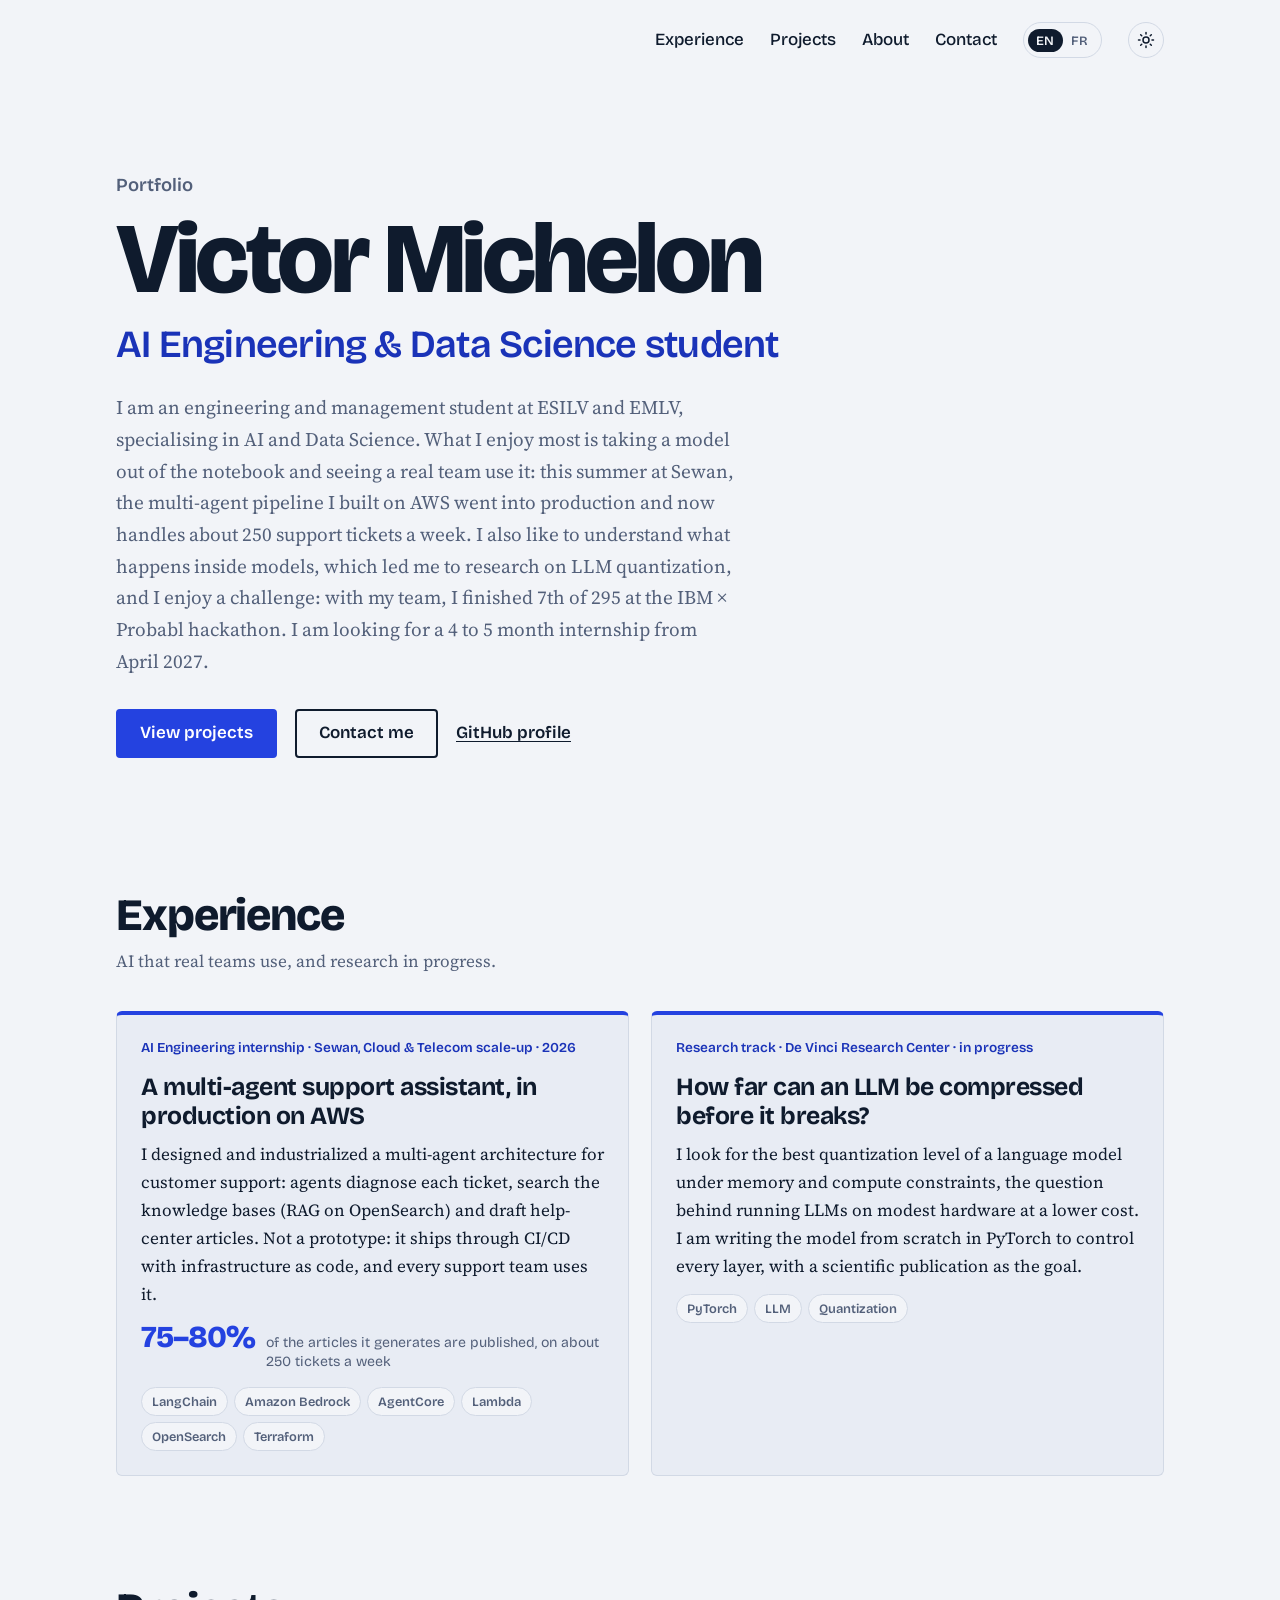
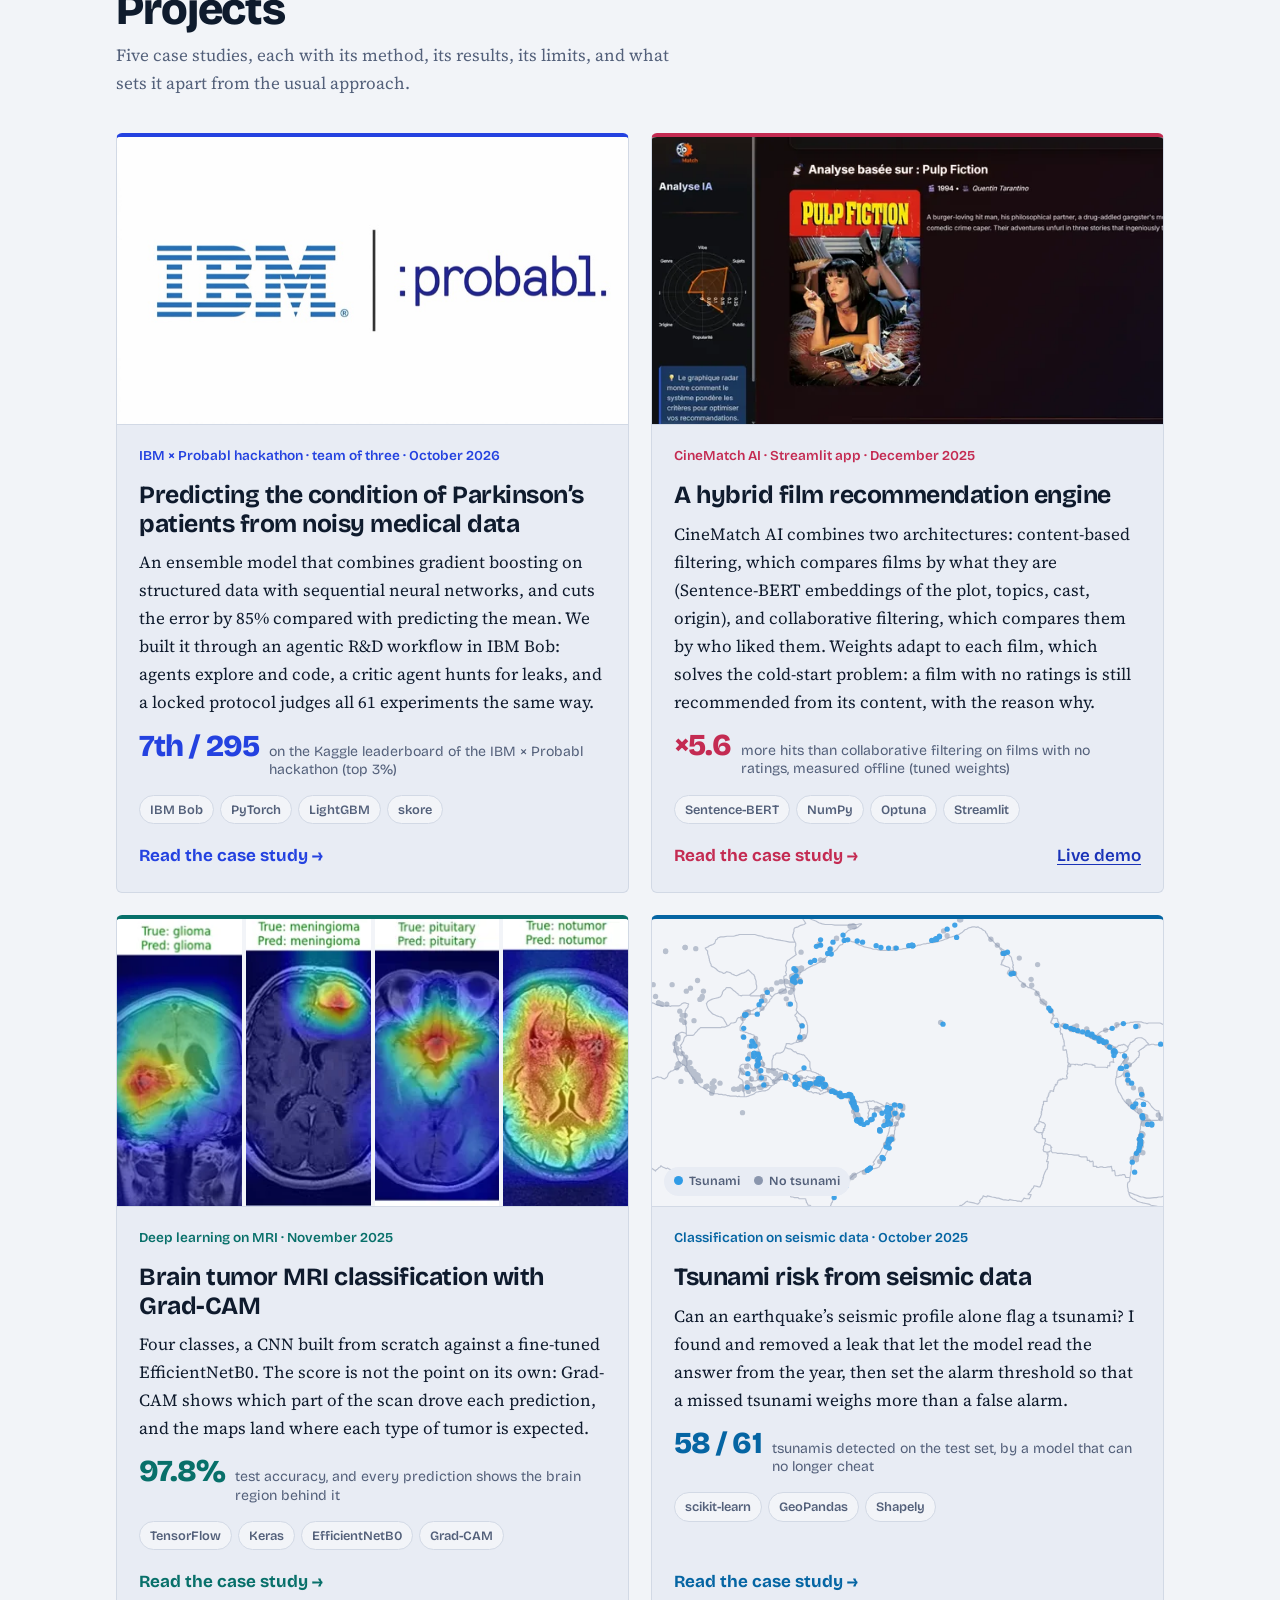
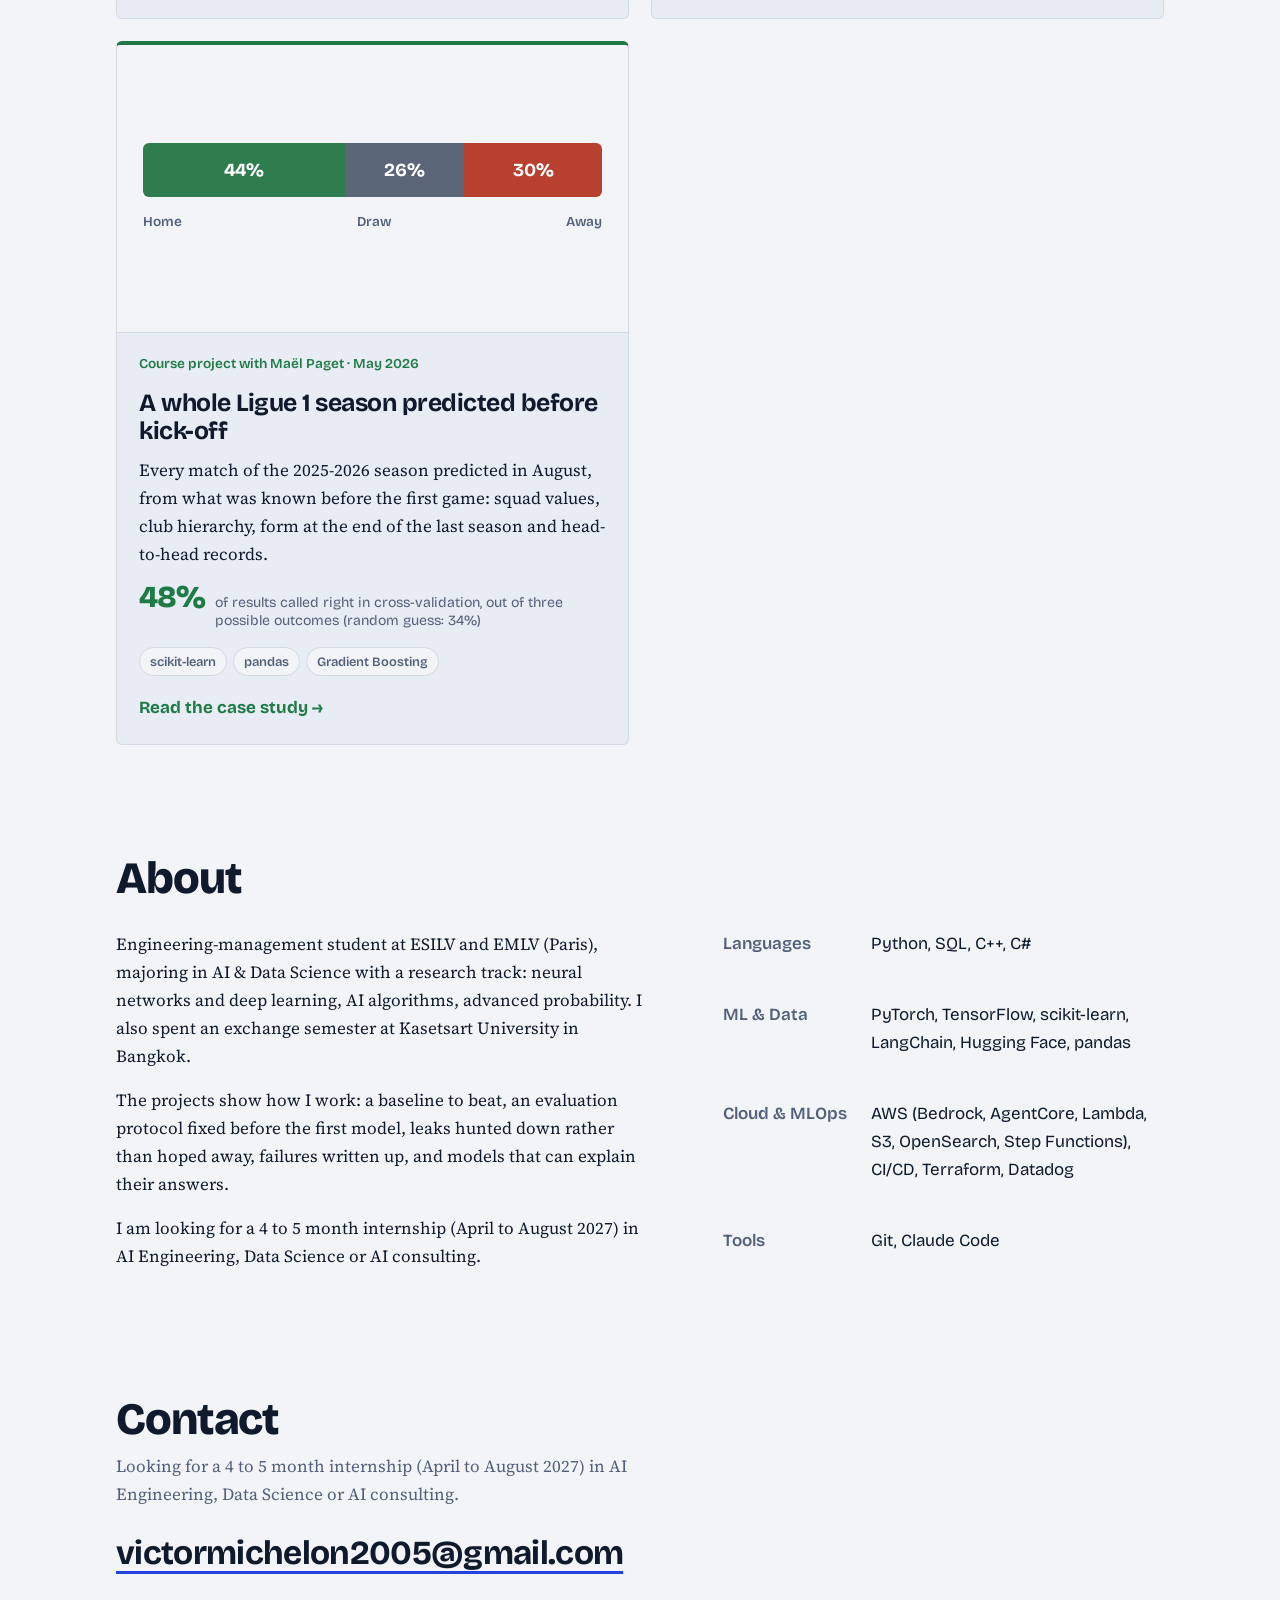
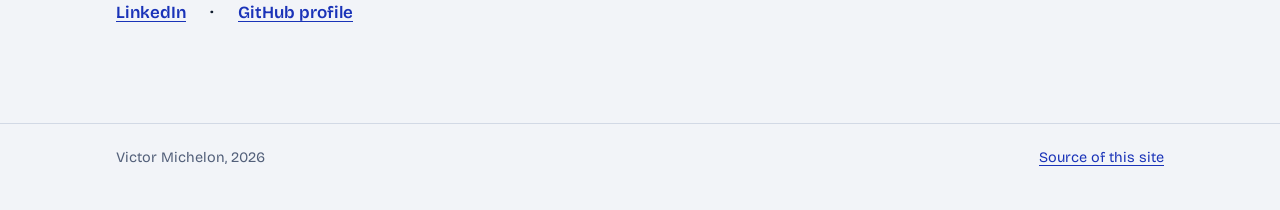
<file: index.html>
<!doctype html>
<html lang="en">
<head>
<meta charset="utf-8">
<meta name="viewport" content="width=device-width, initial-scale=1">
<title data-i18n="title">Victor Michelon, Portfolio | AI Engineering and Data Science</title>
<meta name="description" content="Portfolio of Victor Michelon, AI Engineering and Data Science student at ESILV and EMLV. AI in production at Sewan, 7th of 295 at the IBM x Probabl hackathon, and five case studies with their method, results, limits and what sets each one apart.">
<meta property="og:title" content="Victor Michelon, Portfolio | AI Engineering and Data Science">
<meta property="og:description" content="AI in production at Sewan, 7th of 295 at the IBM x Probabl hackathon, and five machine learning case studies: what each one does that the usual approach does not, measured against a baseline.">
<meta property="og:type" content="website">
<meta property="og:url" content="https://victor-michelon.github.io/Victor_MICHELON_Portfolio.github.io/">
<meta property="og:image" content="https://victor-michelon.github.io/Victor_MICHELON_Portfolio.github.io/assets/img/og/home.png">
<meta property="og:image:width" content="1200">
<meta property="og:image:height" content="630">
<meta name="twitter:card" content="summary_large_image">
<link rel="canonical" href="https://victor-michelon.github.io/Victor_MICHELON_Portfolio.github.io/">
<meta name="theme-color" content="#f2f4f8" media="(prefers-color-scheme: light)">
<meta name="theme-color" content="#0c1220" media="(prefers-color-scheme: dark)">
<script>try{var t=localStorage.getItem("theme");if(t==="light"||t==="dark")document.documentElement.dataset.theme=t}catch(e){}</script>
<link rel="icon" href="data:image/svg+xml,%3Csvg xmlns='http://www.w3.org/2000/svg' viewBox='0 0 32 32'%3E%3Crect width='32' height='32' rx='6' fill='%232442e0'/%3E%3Cpath d='M7 9l5 14 4-9 4 9 5-14' fill='none' stroke='%23fff' stroke-width='3' stroke-linejoin='round' stroke-linecap='round'/%3E%3C/svg%3E">
<link rel="preconnect" href="https://fonts.googleapis.com">
<link rel="preconnect" href="https://fonts.gstatic.com" crossorigin>
<link href="https://fonts.googleapis.com/css2?family=Bricolage+Grotesque:opsz,wght@12..96,500;12..96,600;12..96,700;12..96,800&family=Source+Serif+4:ital,opsz,wght@0,8..60,400;0,8..60,600;1,8..60,400&display=swap" rel="stylesheet">
<link rel="stylesheet" href="assets/tokens.css">
<link rel="stylesheet" href="assets/style.css">
</head>
<body>
<a class="skip" href="#projects" data-i18n="c.skipProjects">Skip to projects</a>

<header class="site-head">
  <div class="wrap">
    <nav aria-label="Main">
      <a href="#experience" data-i18n="c.experience">Experience</a>
      <a href="#projects" data-i18n="c.projects">Projects</a>
      <a href="#about" data-i18n="c.about">About</a>
      <a href="#contact" data-i18n="c.contact">Contact</a>
      <button class="lang-toggle" type="button" aria-label="Switch language"><span data-lang="en">EN</span><span data-lang="fr">FR</span></button>
      <button class="theme-toggle" type="button" aria-label="Switch theme">
        <svg class="sun" viewBox="0 0 24 24" fill="none" stroke="currentColor" stroke-width="2" stroke-linecap="round" aria-hidden="true"><circle cx="12" cy="12" r="4"/><path d="M12 2v2M12 20v2M4.9 4.9l1.4 1.4M17.7 17.7l1.4 1.4M2 12h2M20 12h2M4.9 19.1l1.4-1.4M17.7 6.3l1.4-1.4"/></svg>
        <svg class="moon" viewBox="0 0 24 24" fill="none" stroke="currentColor" stroke-width="2" stroke-linecap="round" stroke-linejoin="round" aria-hidden="true"><path d="M20 14.5A8 8 0 0 1 9.5 4 8 8 0 1 0 20 14.5z"/></svg>
      </button>
    </nav>
  </div>
</header>

<main id="top">
  <section class="hero">
    <div class="wrap">
      <p class="kicker" data-i18n="kicker">Portfolio</p>
      <h1>Victor Michelon</h1>
      <p class="field" data-i18n="field">AI Engineering &amp; Data Science student</p>
      <p class="lede" data-i18n="lede">I am an engineering and management student at ESILV and EMLV, specialising in AI and Data Science. What I enjoy most is taking a model out of the notebook and seeing a real team use it: this summer at Sewan, the multi-agent pipeline I built on AWS went into production and now handles about 250 support tickets a week. I also like to understand what happens inside models, which led me to research on LLM quantization, and I enjoy a challenge: with my team, I finished 7th of 295 at the IBM × Probabl hackathon. I am looking for a 4 to 5 month internship from April 2027.</p>
      <div class="actions">
        <a class="btn btn-primary" href="#projects" data-i18n="btn1">View projects</a>
        <a class="btn" href="#contact" data-i18n="btn2">Contact me</a>
        <a class="plain" href="https://github.com/Victor-MICHELON" data-i18n="gh">GitHub profile</a>
      </div>
    </div>
  </section>

  <section class="section" id="experience" aria-labelledby="experience-h">
    <div class="wrap">
      <h2 id="experience-h" data-i18n="c.experience">Experience</h2>
      <p class="sub" data-i18n="expSub">AI that real teams use, and research in progress.</p>
      <div class="exp-grid">
        <article class="exp">
          <p class="card-meta" data-i18n="e1.meta">AI Engineering internship · Sewan, Cloud &amp; Telecom scale-up · 2026</p>
          <h3 data-i18n="e1.h">A multi-agent support assistant, in production on AWS</h3>
          <p data-i18n="e1.p">I designed and industrialized a multi-agent architecture for customer support: agents diagnose each ticket, search the knowledge bases (RAG on OpenSearch) and draft help-center articles. Not a prototype: it ships through CI/CD with infrastructure as code, and every support team uses it.</p>
          <p class="card-figure"><span class="big">75–80%</span><span class="cap" data-i18n="e1.cap">of the articles it generates are published, on about 250 tickets a week</span></p>
          <ul class="tags" aria-label="Stack"><li>LangChain</li><li>Amazon Bedrock</li><li>AgentCore</li><li>Lambda</li><li>OpenSearch</li><li>Terraform</li></ul>
        </article>
        <article class="exp">
          <p class="card-meta" data-i18n="e2.meta">Research track · De Vinci Research Center · in progress</p>
          <h3 data-i18n="e2.h">How far can an LLM be compressed before it breaks?</h3>
          <p data-i18n="e2.p">I look for the best quantization level of a language model under memory and compute constraints, the question behind running LLMs on modest hardware at a lower cost. I am writing the model from scratch in PyTorch to control every layer, with a scientific publication as the goal.</p>
          <ul class="tags" aria-label="Stack"><li>PyTorch</li><li>LLM</li><li data-i18n="e2.t">Quantization</li></ul>
        </article>
      </div>
    </div>
  </section>

  <section class="section" id="projects" aria-labelledby="projects-h">
    <div class="wrap">
      <h2 id="projects-h" data-i18n="c.projects">Projects</h2>
      <p class="sub" data-i18n="sub">Five case studies, each with its method, its results, its limits, and what sets it apart from the usual approach.</p>

      <div class="cards-grid">
        <article class="card" data-project="parkinson">
          <div class="card-media"><img src="assets/img/ibm-probabl-800.jpg" srcset="assets/img/ibm-probabl-800.jpg 800w, assets/img/ibm-probabl.jpg 1376w" sizes="(min-width: 860px) 540px, 100vw" width="1376" height="768" loading="lazy" alt="IBM and Probabl logos"></div>
          <div class="card-body">
            <p class="card-meta" data-i18n="p1.meta">IBM × Probabl hackathon · team of three · October 2026</p>
            <h3><a class="card-link" href="projects/parkinson.html" data-i18n="p1.h">Predicting the condition of Parkinson’s patients from noisy medical data</a></h3>
            <p data-i18n="p1.p">An ensemble model that combines gradient boosting on structured data with sequential neural networks, and cuts the error by 85% compared with predicting the mean. We built it through an agentic R&amp;D workflow in IBM Bob: agents explore and code, a critic agent hunts for leaks, and a locked protocol judges all 61 experiments the same way.</p>
            <p class="card-figure"><span class="big" data-i18n="p1.big">7th / 295</span><span class="cap" data-i18n="p1.cap">on the Kaggle leaderboard of the IBM × Probabl hackathon (top 3%)</span></p>
            <ul class="tags" aria-label="Stack"><li>IBM Bob</li><li>PyTorch</li><li>LightGBM</li><li>skore</li></ul>
            <p class="card-foot"><span class="card-cta"><span data-i18n="c.cta">Read the case study</span> <span aria-hidden="true">→</span></span></p>
          </div>
        </article>
        <article class="card" data-project="cinematch">
          <div class="card-media"><img src="assets/img/cinematch-2-800.webp" srcset="assets/img/cinematch-2-800.webp 800w, assets/img/cinematch-2.webp 1400w" sizes="(min-width: 860px) 540px, 100vw" width="1400" height="592" loading="lazy" alt=""></div>
          <div class="card-body">
            <p class="card-meta" data-i18n="p2.meta">CineMatch AI · Streamlit app · December 2025</p>
            <h3><a class="card-link" href="projects/cinematch.html" data-i18n="p2.h">A hybrid film recommendation engine</a></h3>
            <p data-i18n="p2.p">CineMatch AI combines two architectures: content-based filtering, which compares films by what they are (Sentence-BERT embeddings of the plot, topics, cast, origin), and collaborative filtering, which compares them by who liked them. Weights adapt to each film, which solves the cold-start problem: a film with no ratings is still recommended from its content, with the reason why.</p>
            <p class="card-figure"><span class="big" data-i18n="p2.big">×5.6</span><span class="cap" data-i18n="p2.cap">more hits than collaborative filtering on films with no ratings, measured offline (tuned weights)</span></p>
            <ul class="tags" aria-label="Stack"><li>Sentence-BERT</li><li>NumPy</li><li>Optuna</li><li>Streamlit</li></ul>
            <p class="card-foot"><span class="card-cta"><span data-i18n="c.cta">Read the case study</span> <span aria-hidden="true">→</span></span><a class="card-extra" href="https://cinematch-reco.streamlit.app/" data-i18n="c.demo">Live demo</a></p>
          </div>
        </article>
        <article class="card" data-project="brain">
          <div class="card-media"><div class="cams-strip"><img src="assets/img/gradcam-glioma.webp" width="236" height="291" loading="lazy" alt=""><img src="assets/img/gradcam-meningioma.webp" width="252" height="320" loading="lazy" alt=""><img src="assets/img/gradcam-pituitary-240.webp" width="240" height="273" loading="lazy" alt=""><img src="assets/img/gradcam-no-tumor-240.webp" width="240" height="299" loading="lazy" alt=""></div></div>
          <div class="card-body">
            <p class="card-meta" data-i18n="p3.meta">Deep learning on MRI · November 2025</p>
            <h3><a class="card-link" href="projects/brain-tumor.html" data-i18n="p3.h">Brain tumor MRI classification with Grad-CAM</a></h3>
            <p data-i18n="p3.p">Four classes, a CNN built from scratch against a fine-tuned EfficientNetB0. The score is not the point on its own: Grad-CAM shows which part of the scan drove each prediction, and the maps land where each type of tumor is expected.</p>
            <p class="card-figure"><span class="big">97.8%</span><span class="cap" data-i18n="p3.cap">test accuracy, and every prediction shows the brain region behind it</span></p>
            <ul class="tags" aria-label="Stack"><li>TensorFlow</li><li>Keras</li><li>EfficientNetB0</li><li>Grad-CAM</li></ul>
            <p class="card-foot"><span class="card-cta"><span data-i18n="c.cta">Read the case study</span> <span aria-hidden="true">→</span></span></p>
          </div>
        </article>
        <article class="card" data-project="tsunami">
          <div class="card-media"><img src="assets/img/tsunami-map.svg" width="864" height="520" loading="lazy" alt=""><p class="map-key" aria-hidden="true"><span class="k-tsu" data-i18n="k.tsu">Tsunami</span><span class="k-no" data-i18n="k.no">No tsunami</span></p></div>
          <div class="card-body">
            <p class="card-meta" data-i18n="p4.meta">Classification on seismic data · October 2025</p>
            <h3><a class="card-link" href="projects/tsunami.html" data-i18n="p4.h">Tsunami risk from seismic data</a></h3>
            <p data-i18n="p4.p">Can an earthquake’s seismic profile alone flag a tsunami? I found and removed a leak that let the model read the answer from the year, then set the alarm threshold so that a missed tsunami weighs more than a false alarm.</p>
            <p class="card-figure"><span class="big">58 / 61</span><span class="cap" data-i18n="p4.cap">tsunamis detected on the test set, by a model that can no longer cheat</span></p>
            <ul class="tags" aria-label="Stack"><li>scikit-learn</li><li>GeoPandas</li><li>Shapely</li></ul>
            <p class="card-foot"><span class="card-cta"><span data-i18n="c.cta">Read the case study</span> <span aria-hidden="true">→</span></span></p>
          </div>
        </article>
        <article class="card" data-project="ligue1">
          <div class="card-media"><div class="l1-split" role="img" aria-label="Historical Ligue 1 results: 44% home wins, 26% draws, 30% away wins" data-i18n-aria="l1.aria"><div class="bar-row"><span class="s-home" style="flex: 44">44%</span><span class="s-draw" style="flex: 26">26%</span><span class="s-away" style="flex: 30">30%</span></div><p class="legend"><span data-i18n="l1.home">Home</span><span data-i18n="l1.draw">Draw</span><span data-i18n="l1.away">Away</span></p></div></div>
          <div class="card-body">
            <p class="card-meta" data-i18n="p5.meta">Course project with Maël Paget · May 2026</p>
            <h3><a class="card-link" href="projects/ligue1.html" data-i18n="p5.h">A whole Ligue 1 season predicted before kick-off</a></h3>
            <p data-i18n="p5.p">Every match of the 2025-2026 season predicted in August, from what was known before the first game: squad values, club hierarchy, form at the end of the last season and head-to-head records.</p>
            <p class="card-figure"><span class="big">48%</span><span class="cap" data-i18n="p5.cap">of results called right in cross-validation, out of three possible outcomes (random guess: 34%)</span></p>
            <ul class="tags" aria-label="Stack"><li>scikit-learn</li><li>pandas</li><li>Gradient Boosting</li></ul>
            <p class="card-foot"><span class="card-cta"><span data-i18n="c.cta">Read the case study</span> <span aria-hidden="true">→</span></span></p>
          </div>
        </article>
      </div>

    </div>
  </section>

  <section class="section" id="about" aria-labelledby="about-h">
    <div class="wrap">
      <h2 id="about-h" data-i18n="c.about">About</h2>
      <div class="about">
        <div>
          <p data-i18n="a1">Engineering-management student at ESILV and EMLV (Paris), majoring in AI &amp; Data Science with a research track: neural networks and deep learning, AI algorithms, advanced probability. I also spent an exchange semester at Kasetsart University in Bangkok.</p>
          <p data-i18n="a2">The projects show how I work: a baseline to beat, an evaluation protocol fixed before the first model, leaks hunted down rather than hoped away, failures written up, and models that can explain their answers.</p>
          <p data-i18n="a3">I am looking for a 4 to 5 month internship (April to August 2027) in AI Engineering, Data Science or AI consulting.</p>
        </div>
        <dl class="skills">
          <dt data-i18n="s1">Languages</dt><dd>Python, SQL, C++, C#</dd>
          <dt data-i18n="s2">ML &amp; Data</dt><dd>PyTorch, TensorFlow, scikit-learn, LangChain, Hugging Face, pandas</dd>
          <dt data-i18n="s3">Cloud &amp; MLOps</dt><dd>AWS (Bedrock, AgentCore, Lambda, S3, OpenSearch, Step Functions), CI/CD, Terraform, Datadog</dd>
          <dt data-i18n="s4">Tools</dt><dd>Git, Claude Code</dd>
        </dl>
      </div>
    </div>
  </section>

  <section class="section contact" id="contact" aria-labelledby="contact-h">
    <div class="wrap">
      <h2 id="contact-h" data-i18n="c.contact">Contact</h2>
      <p class="sub" data-i18n="contactSub">Looking for a 4 to 5 month internship (April to August 2027) in AI Engineering, Data Science or AI consulting.</p>
      <a class="mail" href="mailto:victormichelon2005@gmail.com">victormichelon2005@gmail.com</a>
      <p class="other" data-i18n="other"><a href="https://www.linkedin.com/in/victor-michelon">LinkedIn</a> · <a href="https://github.com/Victor-MICHELON">GitHub profile</a></p>
    </div>
  </section>
</main>

<footer class="site-foot">
  <div class="wrap">
    <span>Victor Michelon, 2026</span>
    <a href="https://github.com/Victor-MICHELON/Victor_MICHELON_Portfolio.github.io" data-i18n="c.source">Source of this site</a>
  </div>
</footer>

<script>
window.I18N_FR = {
  "title": `Victor Michelon, Portfolio | AI Engineering et Data Science`,
  "kicker": `Portfolio`,
  "field": `Étudiant en AI Engineering &amp; Data Science`,
  "lede": `Je suis étudiant ingénieur-manager à l’ESILV et à l’EMLV, spécialisé en IA et Data Science. Ce qui me plaît le plus, c’est de sortir un modèle du notebook et de voir une vraie équipe s’en servir : cet été, chez Sewan, le pipeline multi-agents que j’ai construit sur AWS est passé en production et traite aujourd’hui environ 250 tickets de support par semaine. J’aime aussi comprendre ce qui se passe à l’intérieur des modèles, ce qui m’a mené à une recherche sur la quantification des LLM, et j’aime les défis : avec mon équipe, j’ai fini 7e sur 295 au hackathon IBM × Probabl. Je cherche un stage de 4 à 5 mois à partir d’avril 2027.`,
  "btn1": `Voir les projets`,
  "btn2": `Me contacter`,
  "gh": `Profil GitHub`,

  "expSub": `De l’IA utilisée par de vraies équipes, et une recherche en cours.`,
  "e1.meta": `Stage AI Engineering · Sewan, scale-up Cloud &amp; Télécoms · 2026`,
  "e1.h": `Un assistant de support multi-agents, en production sur AWS`,
  "e1.p": `J’ai conçu et industrialisé une architecture multi-agents pour le support client : des agents diagnostiquent chaque ticket, cherchent dans les bases de connaissances (RAG sur OpenSearch) et rédigent des articles d’aide. Pas un prototype : il est livré par CI/CD avec de l’infrastructure as code, et toutes les équipes support l’utilisent.`,
  "e1.cap": `des articles qu’il génère sont publiés, sur environ 250 tickets par semaine`,
  "e2.meta": `Parcours recherche · De Vinci Research Center · en cours`,
  "e2.h": `Jusqu’où compresser un LLM avant qu’il ne casse ?`,
  "e2.p": `Je cherche le meilleur niveau de quantification d’un modèle de langage sous contrainte de mémoire et de calcul : c’est la question qui permet de faire tourner des LLM sur du matériel modeste, à moindre coût. J’écris le modèle from scratch en PyTorch pour contrôler chaque couche, dans l’objectif d’une publication scientifique.`,
  "e2.t": `Quantification`,

  "sub": `Cinq études de cas, chacune avec sa méthode, ses résultats, ses limites, et ce qui la distingue de l’approche classique.`,
  "p1.meta": `Hackathon IBM × Probabl · équipe de trois · octobre 2026`,
  "p1.h": `Prédire l’état de patients atteints de Parkinson à partir de données médicales bruitées`,
  "p1.p": `Un modèle d’ensemble qui combine du gradient boosting sur données structurées et des réseaux de neurones séquentiels, et réduit l’erreur de 85 % par rapport à une prédiction par la moyenne. Nous l’avons construit avec un workflow agentique de R&amp;D dans IBM Bob : des agents explorent et codent, un agent critique traque les fuites, et un protocole verrouillé juge les 61 expériences de la même façon.`,
  "p1.big": `7e / 295`,
  "p1.cap": `au classement Kaggle du hackathon IBM × Probabl (top 3 %)`,
  "p2.meta": `CineMatch AI · application Streamlit · décembre 2025`,
  "p2.h": `Moteur de recommandation hybride de films`,
  "p2.p": `CineMatch AI combine deux architectures : le filtrage par contenu, qui compare les films sur ce qu’ils sont (embeddings Sentence-BERT du synopsis, thèmes, équipe, origine), et le filtrage collaboratif, qui les compare sur qui les a aimés. Les poids s’adaptent à chaque film, ce qui résout le problème du cold start : un film sans aucune note est quand même recommandé grâce à son contenu, avec la raison affichée.`,
  "p2.big": `×5,6`,
  "p2.cap": `de recommandations pertinentes par rapport au filtrage collaboratif sur les films sans note, mesuré hors ligne (poids optimisés)`,
  "p3.meta": `Deep learning sur IRM · novembre 2025`,
  "p3.h": `Classification d’IRM cérébrales avec Grad-CAM`,
  "p3.p": `Quatre classes, un CNN construit from scratch face à un EfficientNetB0 affiné. Le score ne suffit pas : Grad-CAM montre quelle partie de l’image a décidé chaque prédiction, et les cartes tombent là où chaque type de tumeur est attendu.`,
  "p3.cap": `de précision sur le test, et chaque prédiction montre la zone du cerveau qui l’a décidée`,
  "p4.meta": `Classification sur données sismiques · octobre 2025`,
  "p4.h": `Risque de tsunami à partir de données sismiques`,
  "p4.p": `Le profil sismique d’un séisme suffit-il à signaler un tsunami ? J’ai trouvé et retiré une fuite qui permettait au modèle de lire la réponse dans l’année, puis réglé le seuil d’alerte pour qu’un tsunami manqué pèse plus qu’une fausse alerte.`,
  "p4.cap": `tsunamis détectés sur le jeu de test, par un modèle qui ne peut plus tricher`,
  "k.tsu": `Tsunami`,
  "k.no": `Pas de tsunami`,
  "p5.meta": `Projet de cours avec Maël Paget · mai 2026`,
  "p5.h": `Toute une saison de Ligue 1 prédite avant le coup d’envoi`,
  "p5.p": `Chaque match de la saison 2025-2026 prédit en août, à partir de ce qui était connu avant la première journée : valeur des effectifs, hiérarchie des clubs, forme en fin de saison précédente et confrontations directes.`,
  "p5.cap": `de bons pronostics en validation croisée, sur trois issues possibles (au hasard : 34 %)`,
  "l1.aria": `Résultats historiques en Ligue 1 : 44 % de victoires à domicile, 26 % de nuls, 30 % de victoires à l’extérieur`,
  "l1.home": `Domicile`,
  "l1.draw": `Nul`,
  "l1.away": `Extérieur`,

  "a1": `Étudiant ingénieur-manager à l’ESILV et à l’EMLV (Paris), majeure IA &amp; Data Science avec un parcours recherche : réseaux de neurones et deep learning, algorithmes d’IA, probabilités avancées. J’ai aussi passé un semestre d’échange à Kasetsart University, à Bangkok.`,
  "a2": `Les projets montrent ma façon de travailler : une baseline à battre, un protocole d’évaluation fixé avant le premier modèle, des fuites traquées plutôt qu’ignorées, des échecs documentés, et des modèles capables d’expliquer leurs réponses.`,
  "a3": `Je recherche un stage de 4 à 5 mois (avril à août 2027) en AI Engineering, Data Science ou conseil en IA.`,
  "s1": `Langages`,
  "s2": `ML &amp; Data`,
  "s3": `Cloud &amp; MLOps`,
  "s4": `Outils`,
  "contactSub": `À la recherche d’un stage de 4 à 5 mois (avril à août 2027) en AI Engineering, Data Science ou conseil en IA.`,
  "other": `<a href="https://www.linkedin.com/in/victor-michelon">LinkedIn</a> · <a href="https://github.com/Victor-MICHELON">Profil GitHub</a>`
};
</script>
<script src="assets/i18n.js" defer></script>
<script src="assets/site.js" defer></script>
</body>
</html>
</file>
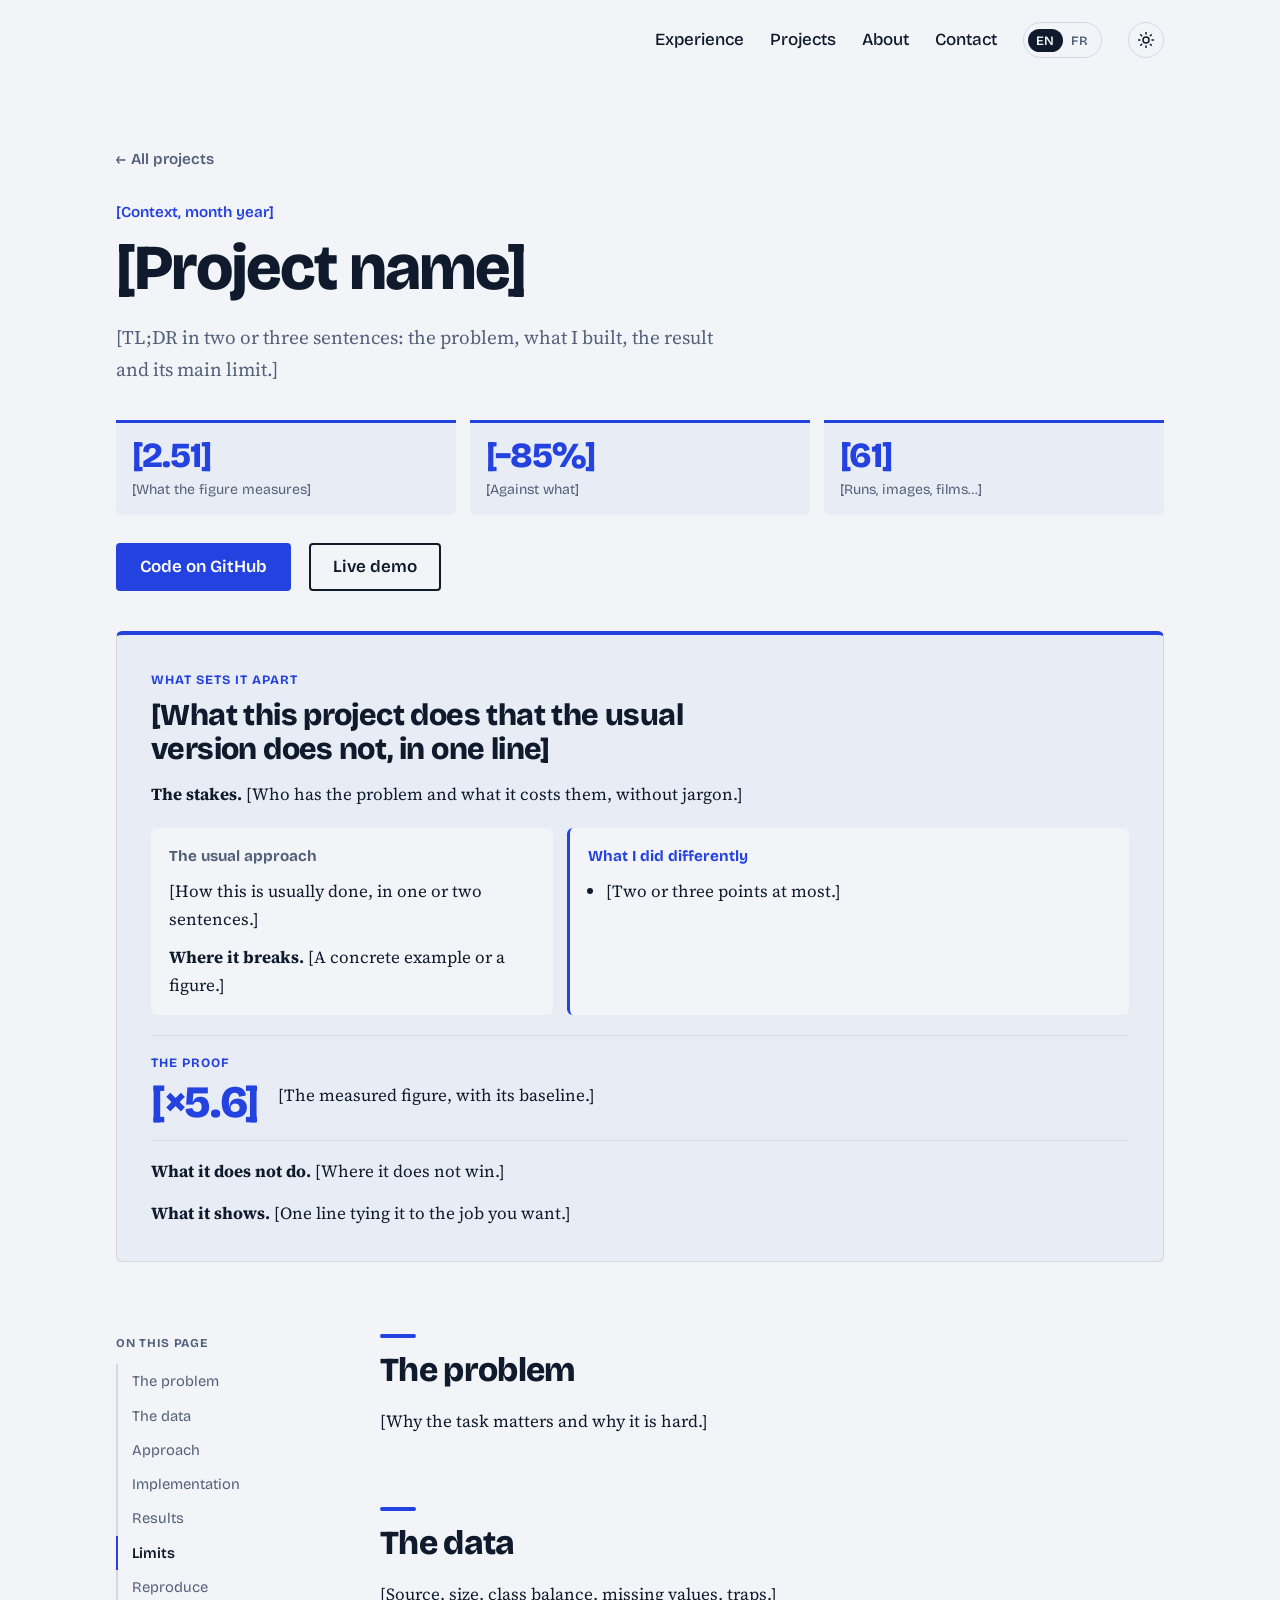
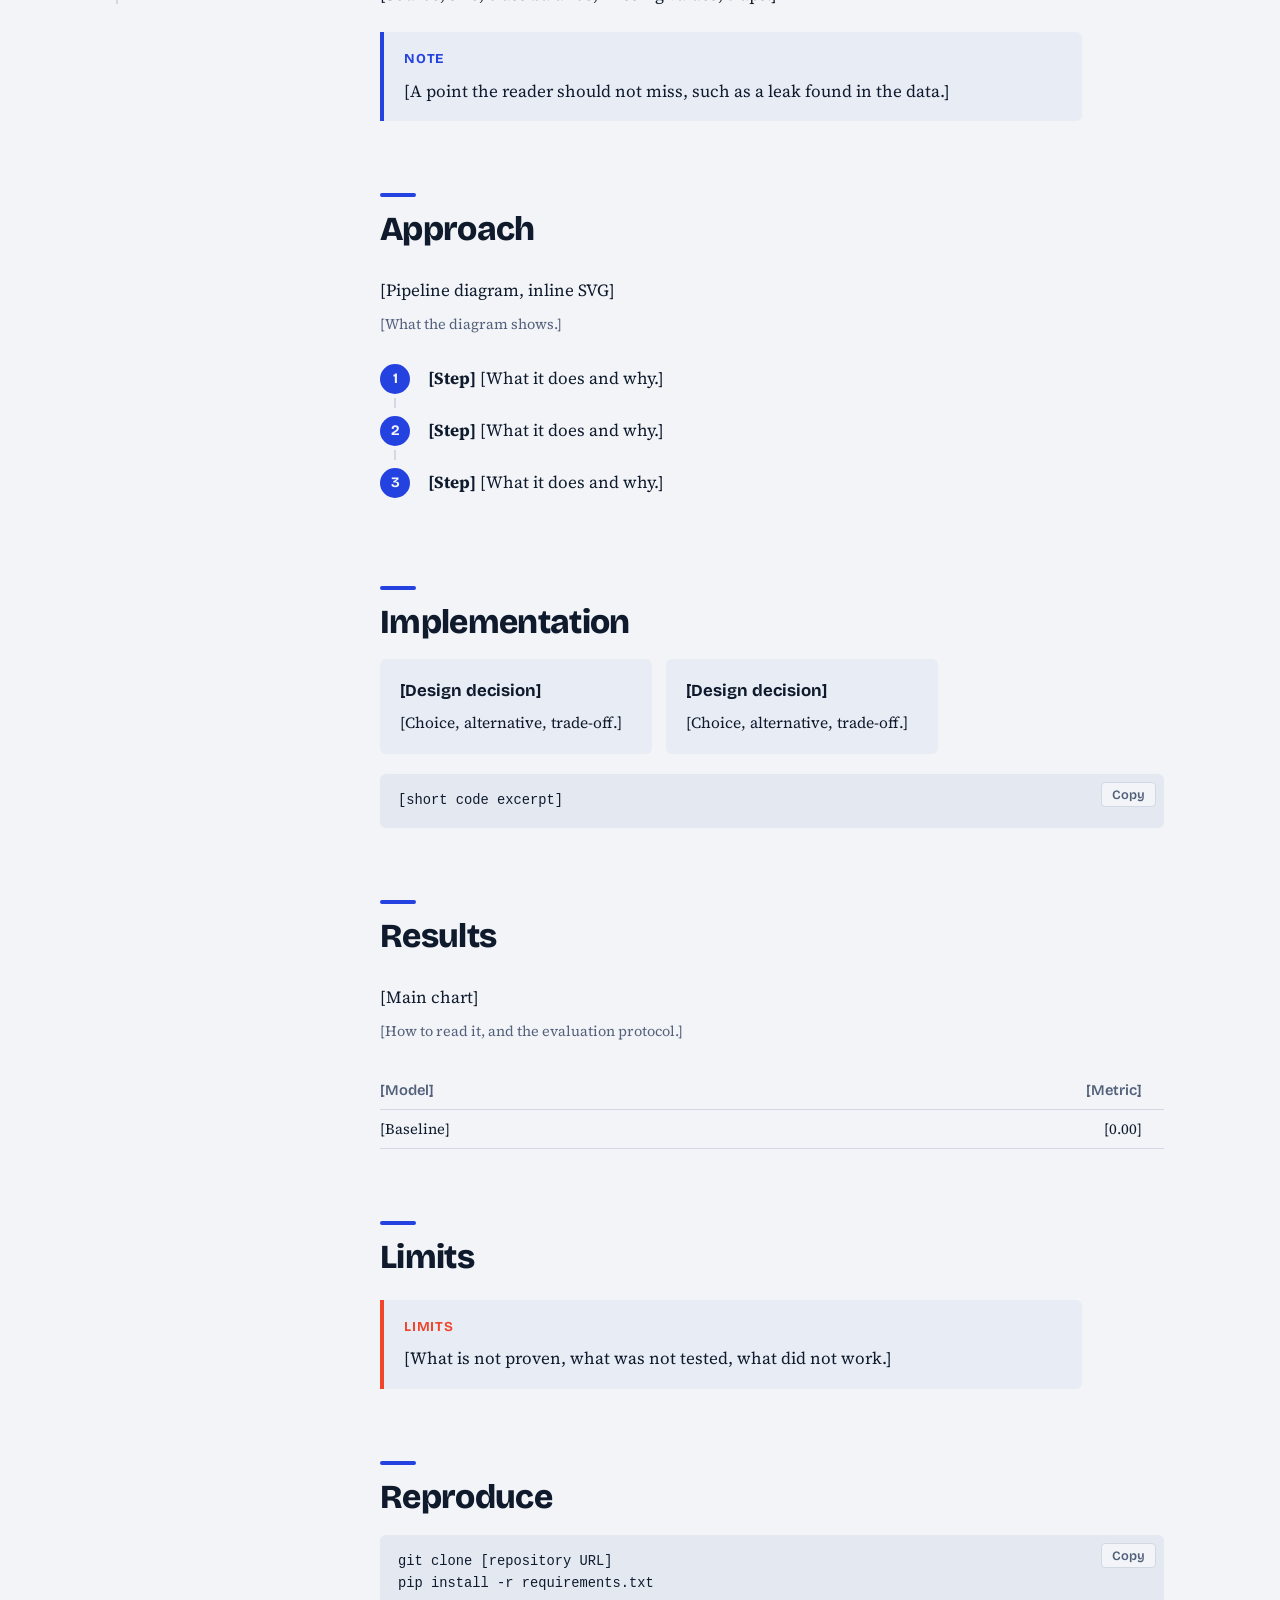
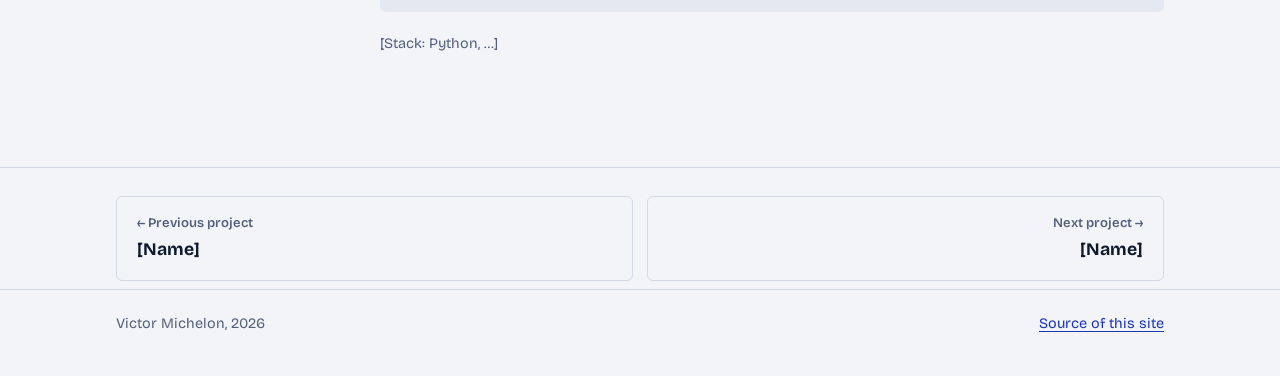
<file: projects/_template.html>
<!doctype html>
<!--
  Case study template. Copy it to projects/<slug>.html and replace every [bracketed] text.
  - data-project on <body> picks the accent color: parkinson, cinematch, brain, tsunami or ligue1.
  - Every translatable element gets data-i18n="key"; the French text goes in window.I18N_FR at the bottom.
  - Shared labels (c.*) live in assets/i18n.js.
  - Each <section id> needs a matching link in the .toc list.
  - Files starting with "_" are not published by GitHub Pages (Jekyll skips them).
-->
<html lang="en">
<head>
<meta charset="utf-8">
<meta name="viewport" content="width=device-width, initial-scale=1">
<title>[Project name] | Victor Michelon</title>
<meta name="description" content="[One sentence: the problem, the approach, the key result.]">
<meta property="og:title" content="[Project name] | Victor Michelon">
<meta property="og:description" content="[Same sentence as the description.]">
<meta property="og:type" content="article">
<meta name="theme-color" content="#f2f4f8" media="(prefers-color-scheme: light)">
<meta name="theme-color" content="#0c1220" media="(prefers-color-scheme: dark)">
<script>try{var t=localStorage.getItem("theme");if(t==="light"||t==="dark")document.documentElement.dataset.theme=t}catch(e){}</script>
<link rel="icon" href="data:image/svg+xml,%3Csvg xmlns='http://www.w3.org/2000/svg' viewBox='0 0 32 32'%3E%3Crect width='32' height='32' rx='6' fill='%232442e0'/%3E%3Cpath d='M7 9l5 14 4-9 4 9 5-14' fill='none' stroke='%23fff' stroke-width='3' stroke-linejoin='round' stroke-linecap='round'/%3E%3C/svg%3E">
<link rel="preconnect" href="https://fonts.googleapis.com">
<link rel="preconnect" href="https://fonts.gstatic.com" crossorigin>
<link href="https://fonts.googleapis.com/css2?family=Bricolage+Grotesque:opsz,wght@12..96,500;12..96,600;12..96,700;12..96,800&family=Source+Serif+4:ital,opsz,wght@0,8..60,400;0,8..60,600;1,8..60,400&display=swap" rel="stylesheet">
<link rel="stylesheet" href="../assets/tokens.css">
<link rel="stylesheet" href="../assets/style.css">
<link rel="stylesheet" href="../assets/project.css">
</head>
<body data-project="[parkinson]">
<a class="skip" href="#content" data-i18n="c.skip">Skip to content</a>

<header class="site-head">
  <div class="wrap">
    <nav aria-label="Main">
      <a href="../index.html#experience" data-i18n="c.experience">Experience</a>
      <a href="../index.html#projects" data-i18n="c.projects">Projects</a>
      <a href="../index.html#about" data-i18n="c.about">About</a>
      <a href="../index.html#contact" data-i18n="c.contact">Contact</a>
      <button class="lang-toggle" type="button" aria-label="Switch language"><span data-lang="en">EN</span><span data-lang="fr">FR</span></button>
      <button class="theme-toggle" type="button" aria-label="Switch theme">
        <svg class="sun" viewBox="0 0 24 24" fill="none" stroke="currentColor" stroke-width="2" stroke-linecap="round" aria-hidden="true"><circle cx="12" cy="12" r="4"/><path d="M12 2v2M12 20v2M4.9 4.9l1.4 1.4M17.7 17.7l1.4 1.4M2 12h2M20 12h2M4.9 19.1l1.4-1.4M17.7 6.3l1.4-1.4"/></svg>
        <svg class="moon" viewBox="0 0 24 24" fill="none" stroke="currentColor" stroke-width="2" stroke-linecap="round" stroke-linejoin="round" aria-hidden="true"><path d="M20 14.5A8 8 0 0 1 9.5 4 8 8 0 1 0 20 14.5z"/></svg>
      </button>
    </nav>
  </div>
</header>

<main>
  <header class="case-head">
    <div class="wrap">
      <a class="back" href="../index.html#projects"><span aria-hidden="true">←</span> <span data-i18n="c.all">All projects</span></a>
      <p class="kicker">[Context, month year]</p>
      <h1>[Project name]</h1>
      <p class="lede">[TL;DR in two or three sentences: the problem, what I built, the result and its main limit.]</p>
      <ul class="kpis">
        <li><span class="big">[2.51]</span><span class="cap">[What the figure measures]</span></li>
        <li><span class="big">[−85%]</span><span class="cap">[Against what]</span></li>
        <li><span class="big">[61]</span><span class="cap">[Runs, images, films…]</span></li>
      </ul>
      <div class="actions">
        <a class="btn btn-primary" href="[repository URL]">Code on GitHub</a>
        <a class="btn" href="[demo URL]">Live demo</a>
      </div>

      <section class="edge" aria-labelledby="edge-h">
        <p class="label" data-i18n="c.edge">What sets it apart</p>
        <h2 id="edge-h" data-i18n="e.h">[What this project does that the usual version does not, in one line]</h2>
        <p><strong data-i18n="c.stakes">The stakes.</strong> <span data-i18n="e.stakes">[Who has the problem and what it costs them, without jargon.]</span></p>
        <div class="versus">
          <div>
            <h3 data-i18n="c.usual">The usual approach</h3>
            <p data-i18n="e.usual">[How this is usually done, in one or two sentences.]</p>
            <p><strong data-i18n="c.breaks">Where it breaks.</strong> <span data-i18n="e.breaks">[A concrete example or a figure.]</span></p>
          </div>
          <div class="mine">
            <h3 data-i18n="c.mine">What I did differently</h3>
            <ul><li data-i18n="e.m1">[Two or three points at most.]</li></ul>
          </div>
        </div>
        <div class="proof">
          <p class="label" data-i18n="c.proof">The proof</p>
          <span class="big">[×5.6]</span>
          <p data-i18n="e.proof">[The measured figure, with its baseline.]</p>
        </div>
        <p><strong data-i18n="c.notdo">What it does not do.</strong> <span data-i18n="e.notdo">[Where it does not win.]</span></p>
        <p><strong data-i18n="c.shows">What it shows.</strong> <span data-i18n="e.shows">[One line tying it to the job you want.]</span></p>
      </section>
    </div>
  </header>

  <div class="wrap case-layout" id="content">
    <nav class="toc" aria-label="On this page" data-i18n-aria="c.toc">
      <p data-i18n="c.onpage">On this page</p>
      <ol>
        <li><a href="#problem">The problem</a></li>
        <li><a href="#data">The data</a></li>
        <li><a href="#approach">Approach</a></li>
        <li><a href="#implementation">Implementation</a></li>
        <li><a href="#results">Results</a></li>
        <li><a href="#limits">Limits</a></li>
        <li><a href="#reproduce">Reproduce</a></li>
      </ol>
    </nav>

    <article class="prose">
      <section id="problem" aria-labelledby="problem-h">
        <h2 id="problem-h">The problem</h2>
        <p>[Why the task matters and why it is hard.]</p>
      </section>

      <section id="data" aria-labelledby="data-h">
        <h2 id="data-h">The data</h2>
        <p>[Source, size, class balance, missing values, traps.]</p>
        <div class="callout">
          <span class="label">Note</span>
          <p>[A point the reader should not miss, such as a leak found in the data.]</p>
        </div>
      </section>

      <section id="approach" aria-labelledby="approach-h">
        <h2 id="approach-h">Approach</h2>
        <figure>
          [Pipeline diagram, inline SVG]
          <figcaption>[What the diagram shows.]</figcaption>
        </figure>
        <ol class="steps">
          <li><strong>[Step]</strong> [What it does and why.]</li>
          <li><strong>[Step]</strong> [What it does and why.]</li>
          <li><strong>[Step]</strong> [What it does and why.]</li>
        </ol>
      </section>

      <section id="implementation" aria-labelledby="implementation-h">
        <h2 id="implementation-h">Implementation</h2>
        <ul class="cards">
          <li><strong>[Design decision]</strong><p>[Choice, alternative, trade-off.]</p></li>
          <li><strong>[Design decision]</strong><p>[Choice, alternative, trade-off.]</p></li>
        </ul>
        <div class="code"><pre><code>[short code excerpt]</code></pre></div>
      </section>

      <section id="results" aria-labelledby="results-h">
        <h2 id="results-h">Results</h2>
        <figure>
          [Main chart]
          <figcaption>[How to read it, and the evaluation protocol.]</figcaption>
        </figure>
        <div class="table-scroll">
          <table>
            <thead><tr><th scope="col">[Model]</th><th scope="col" class="num">[Metric]</th></tr></thead>
            <tbody><tr><td>[Baseline]</td><td class="num">[0.00]</td></tr></tbody>
          </table>
        </div>
      </section>

      <section id="limits" aria-labelledby="limits-h">
        <h2 id="limits-h">Limits</h2>
        <div class="callout callout-limit">
          <span class="label">Limits</span>
          <p>[What is not proven, what was not tested, what did not work.]</p>
        </div>
      </section>

      <section id="reproduce" aria-labelledby="reproduce-h">
        <h2 id="reproduce-h">Reproduce</h2>
        <div class="code"><pre><code>git clone [repository URL]
pip install -r requirements.txt</code></pre></div>
        <p class="stack">[Stack: Python, …]</p>
      </section>
    </article>
  </div>

  <nav class="case-nav" aria-label="Other projects" data-i18n-aria="c.others">
    <div class="wrap">
      <a class="prev" href="[previous].html"><span class="dir" data-i18n="c.prev">← Previous project</span><span class="name">[Name]</span></a>
      <a class="next" href="[next].html"><span class="dir" data-i18n="c.next">Next project →</span><span class="name">[Name]</span></a>
    </div>
  </nav>
</main>

<footer class="site-foot">
  <div class="wrap">
    <span>Victor Michelon, 2026</span>
    <a href="https://github.com/Victor-MICHELON/Victor_MICHELON_Portfolio.github.io" data-i18n="c.source">Source of this site</a>
  </div>
</footer>

<script>
window.I18N_FR = {
  "e.h": `[Traduction]`
};
</script>
<script src="../assets/i18n.js" defer></script>
<script src="../assets/site.js" defer></script>
<script src="../assets/project.js" defer></script>
</body>
</html>
</file>
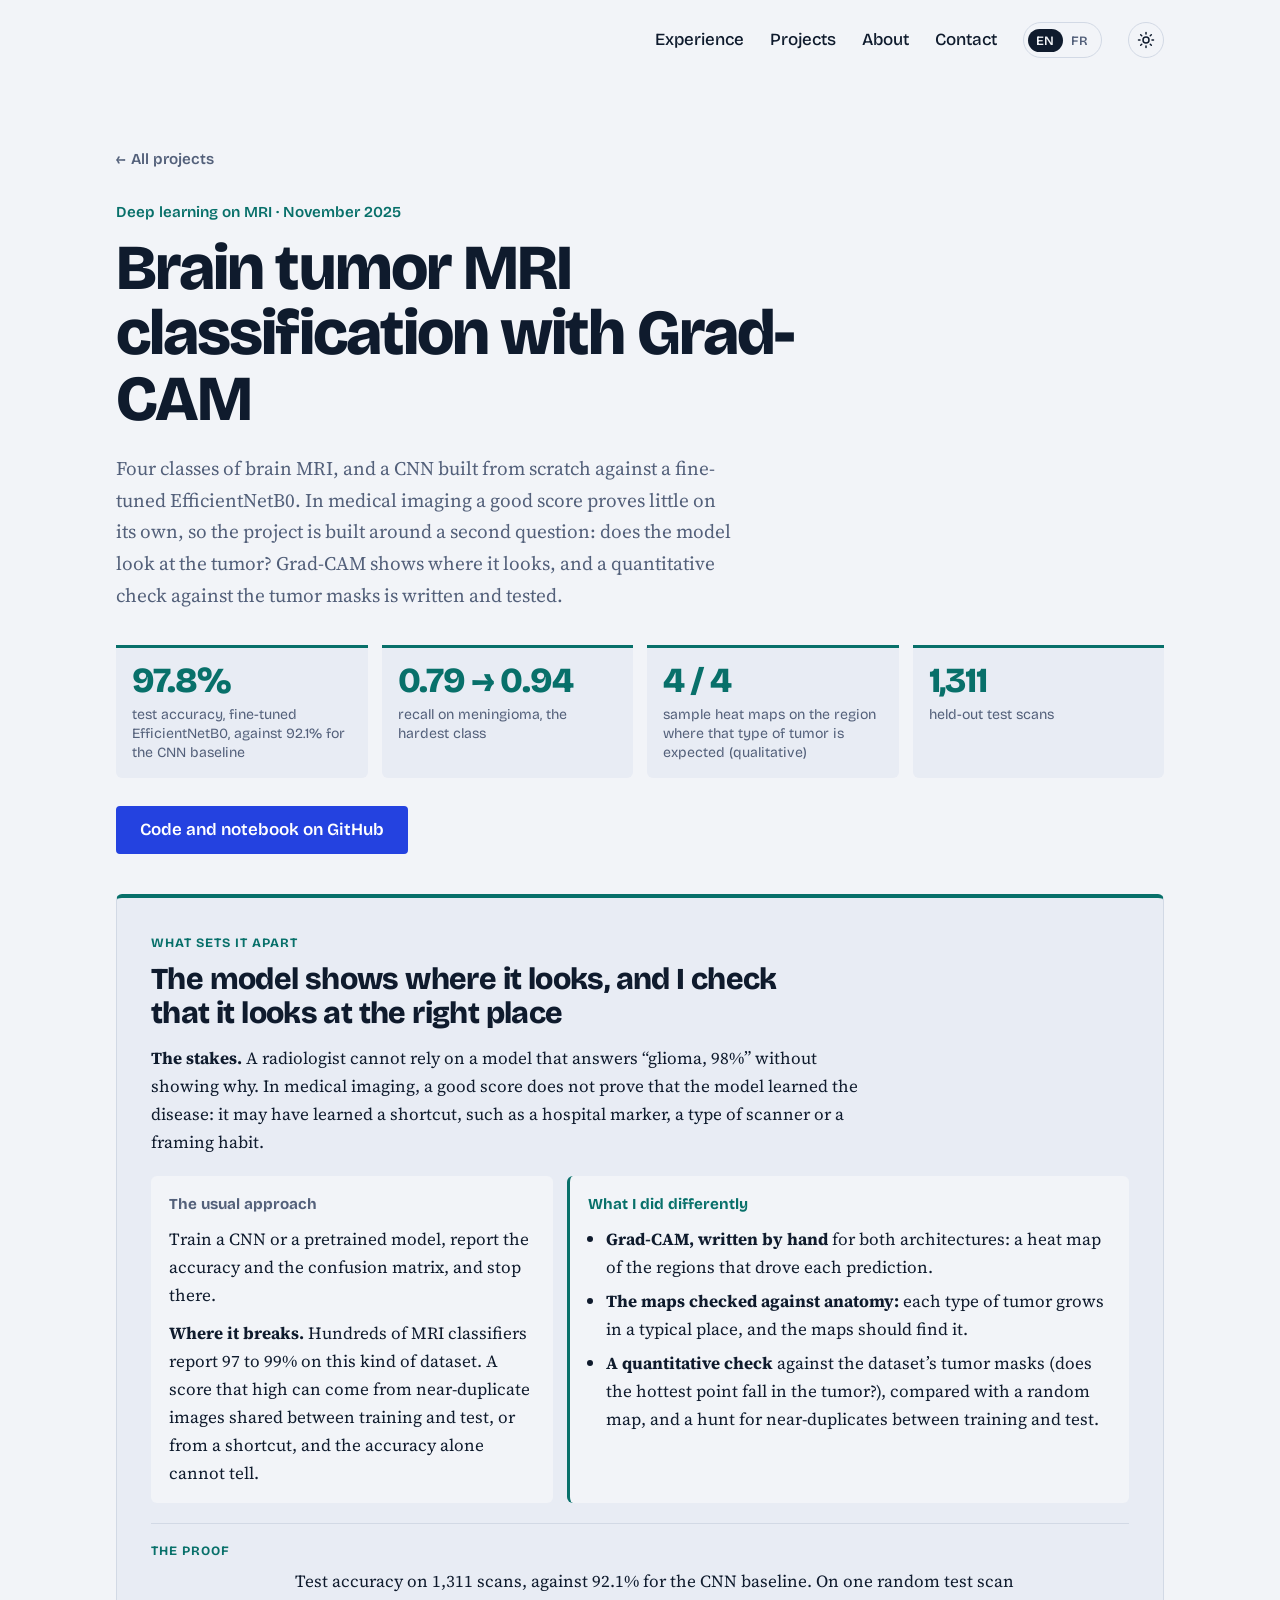
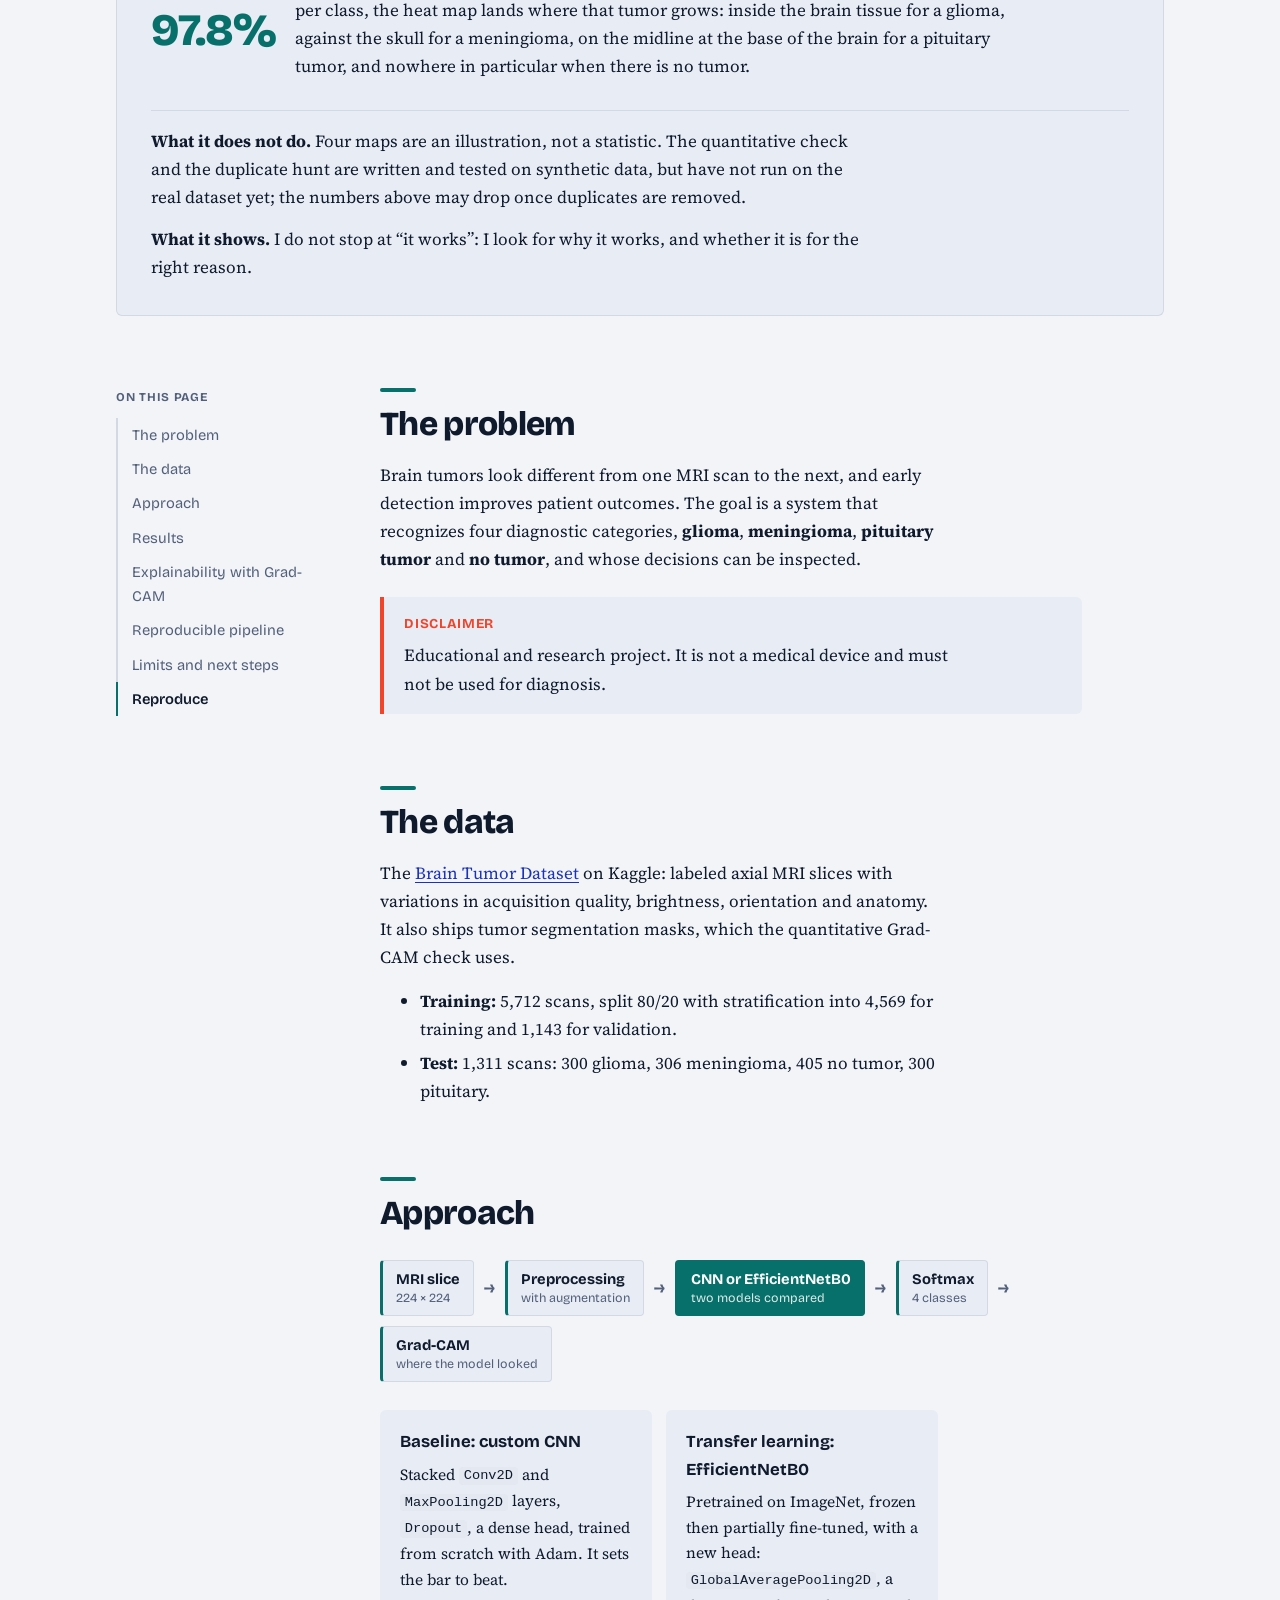
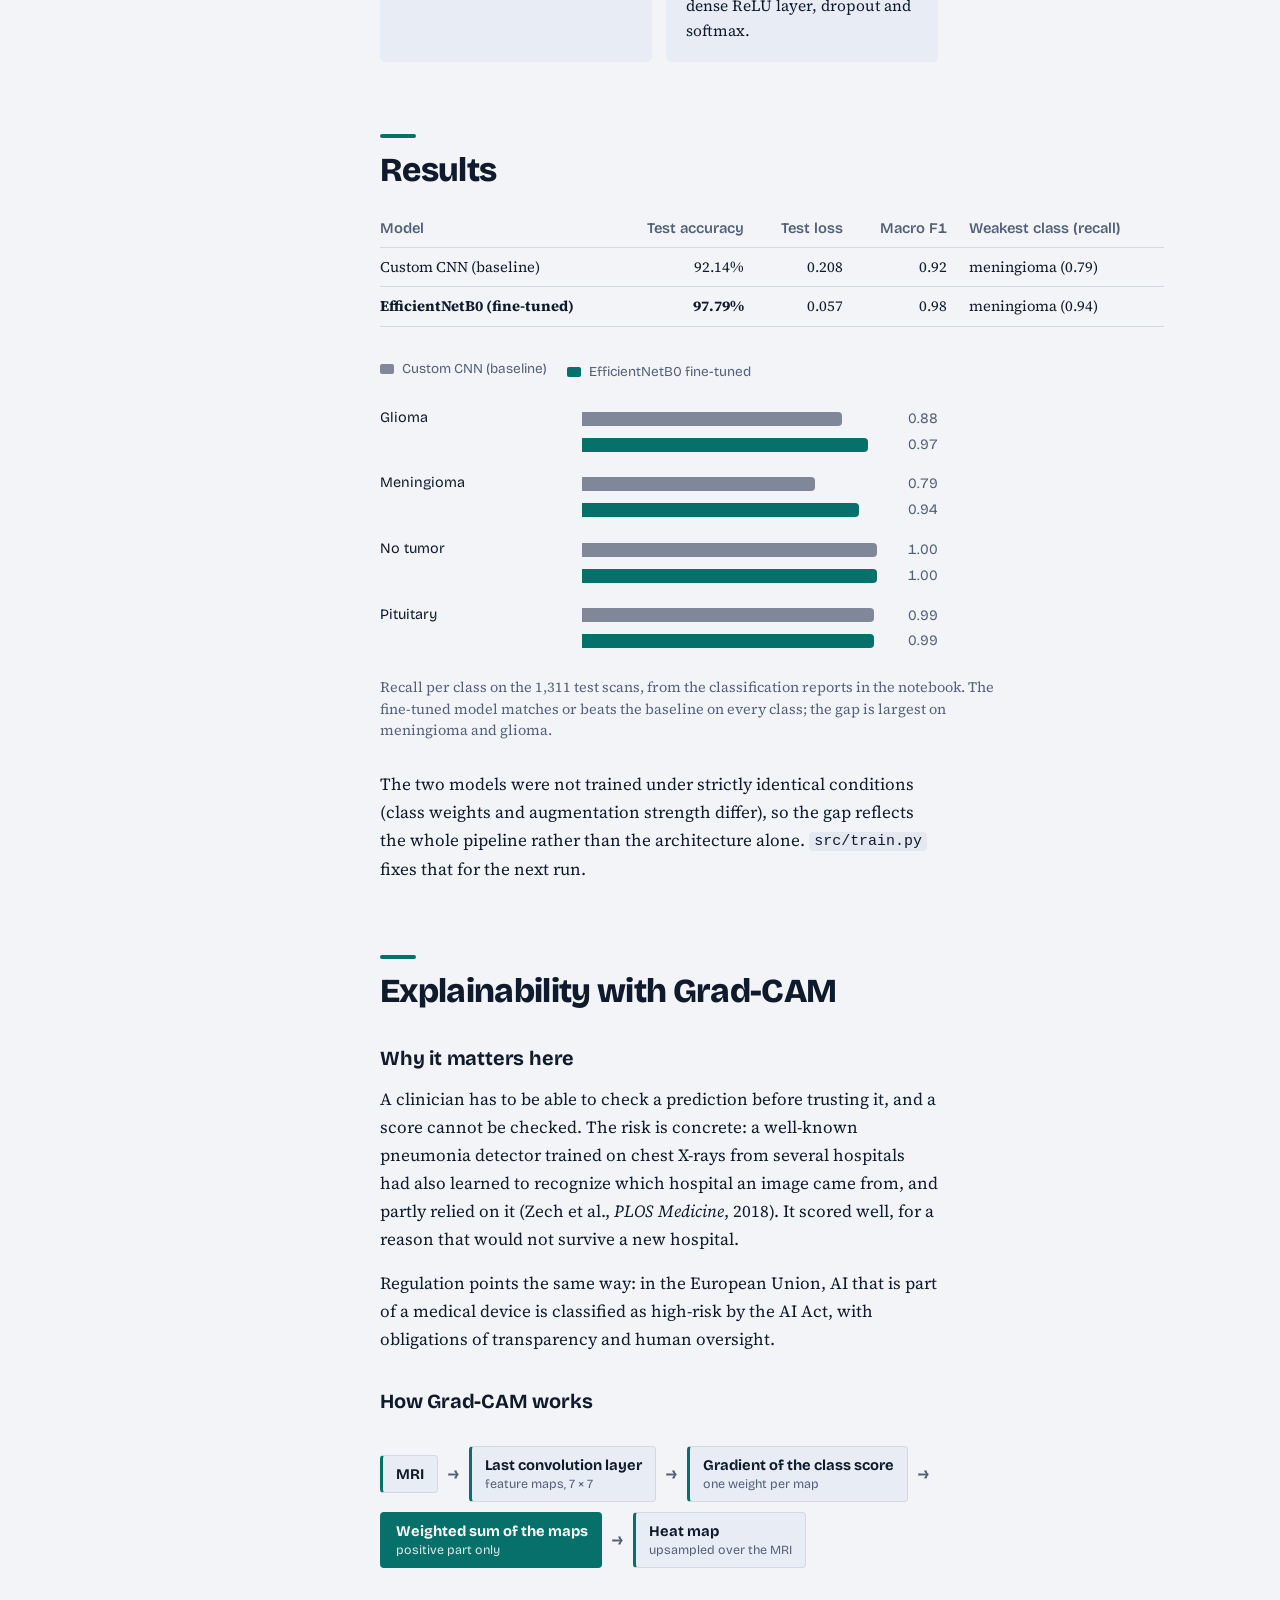
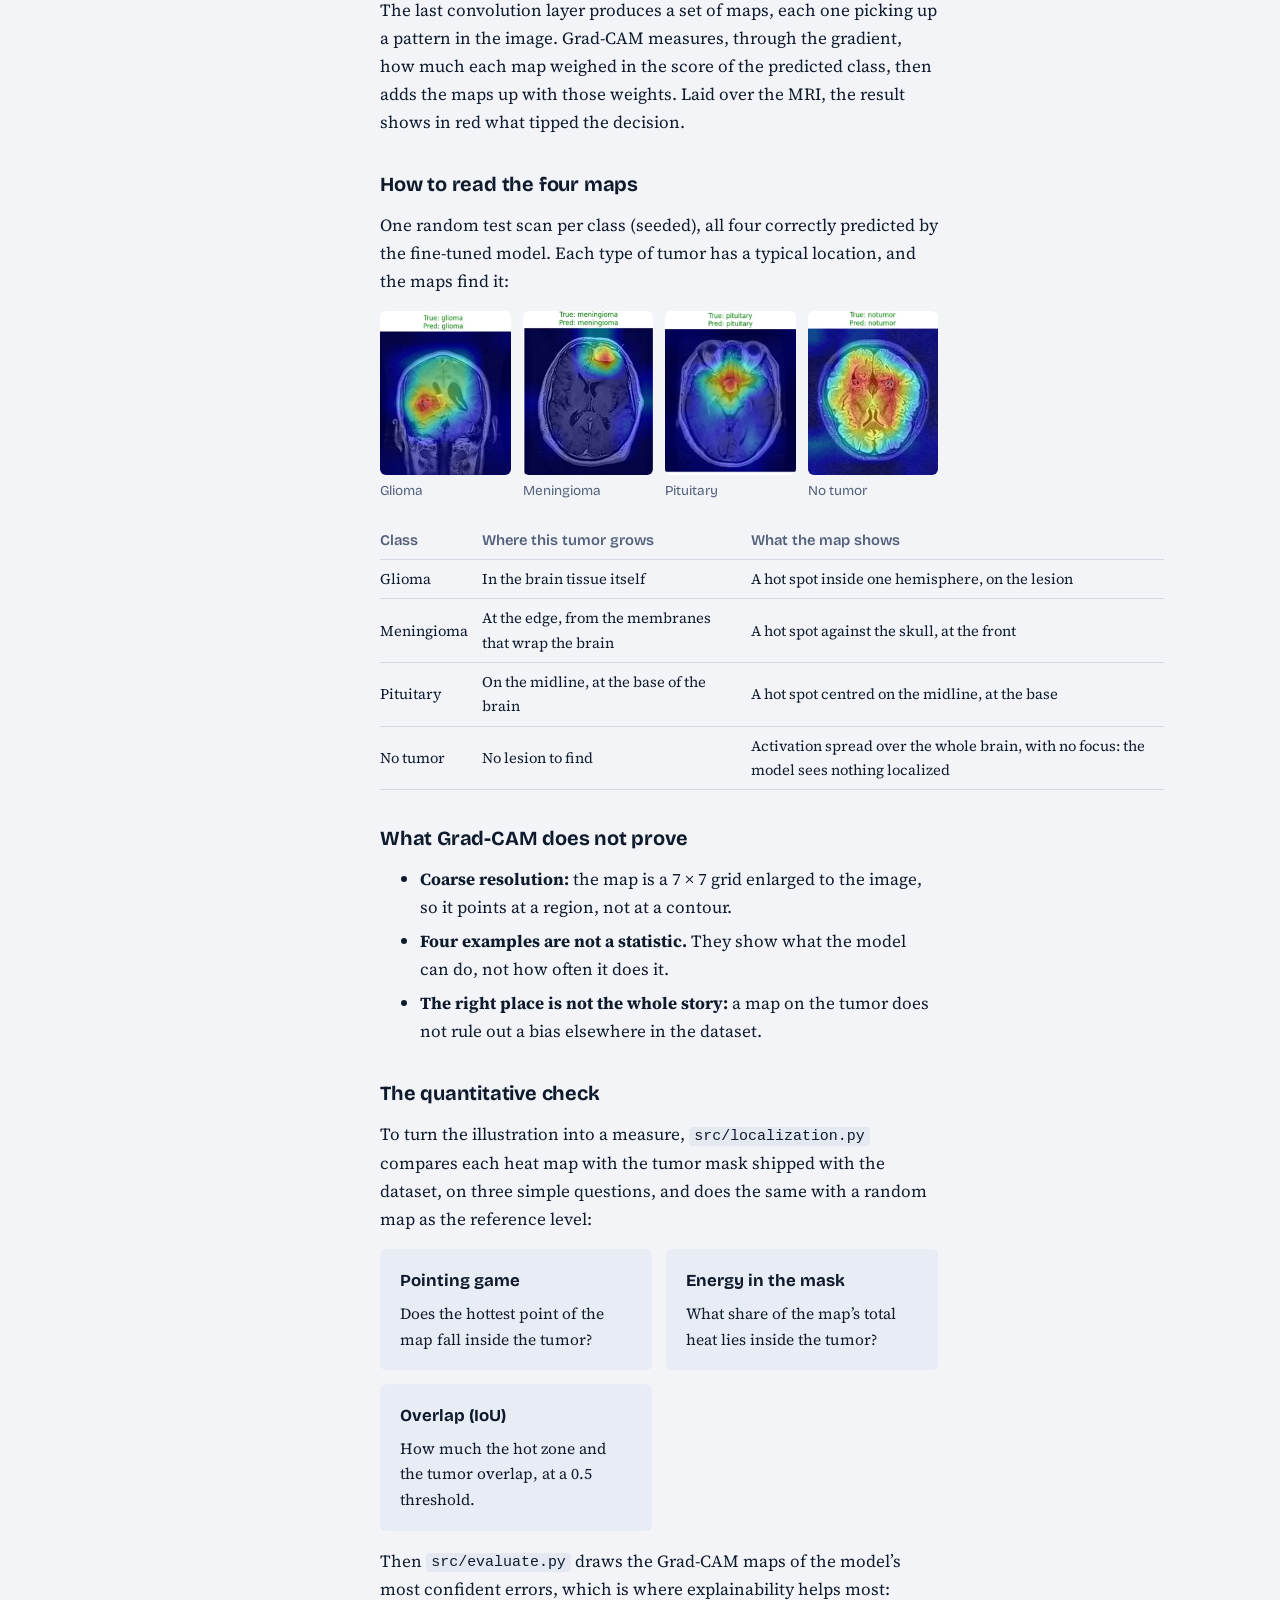
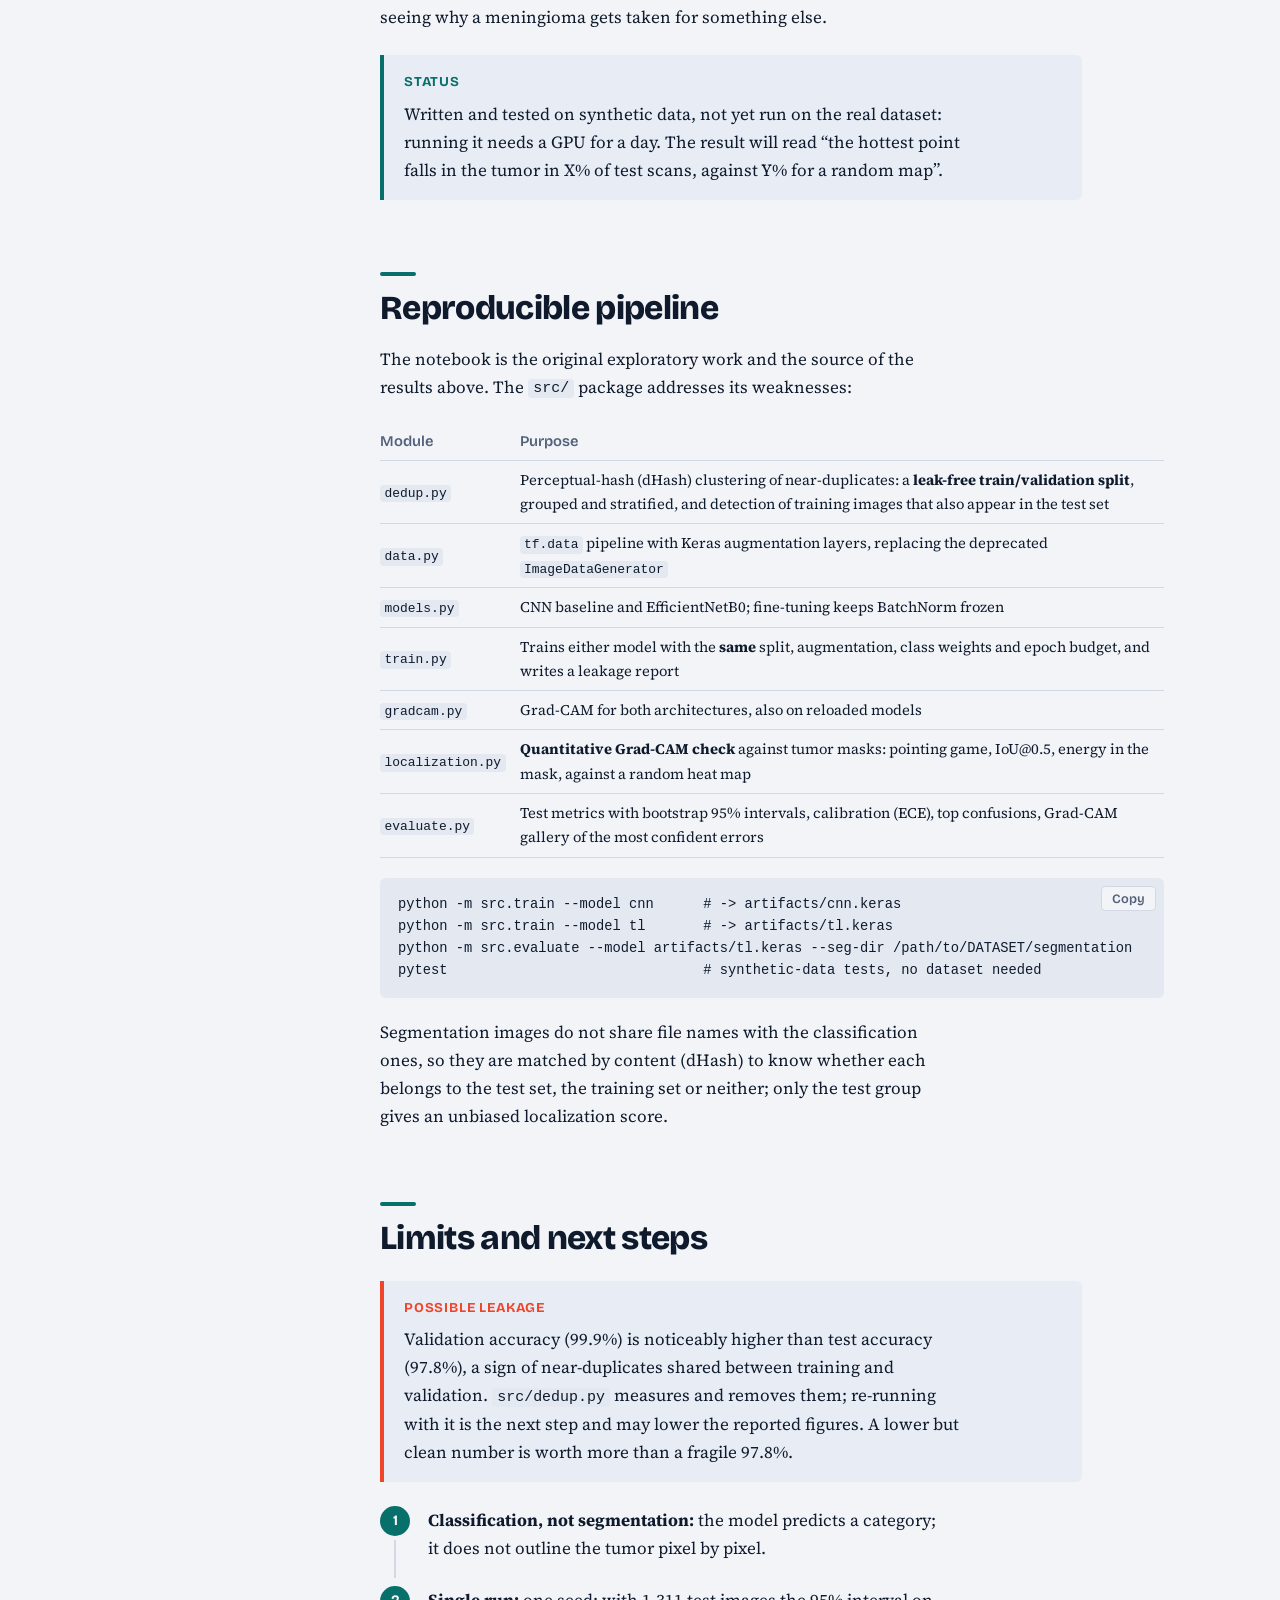
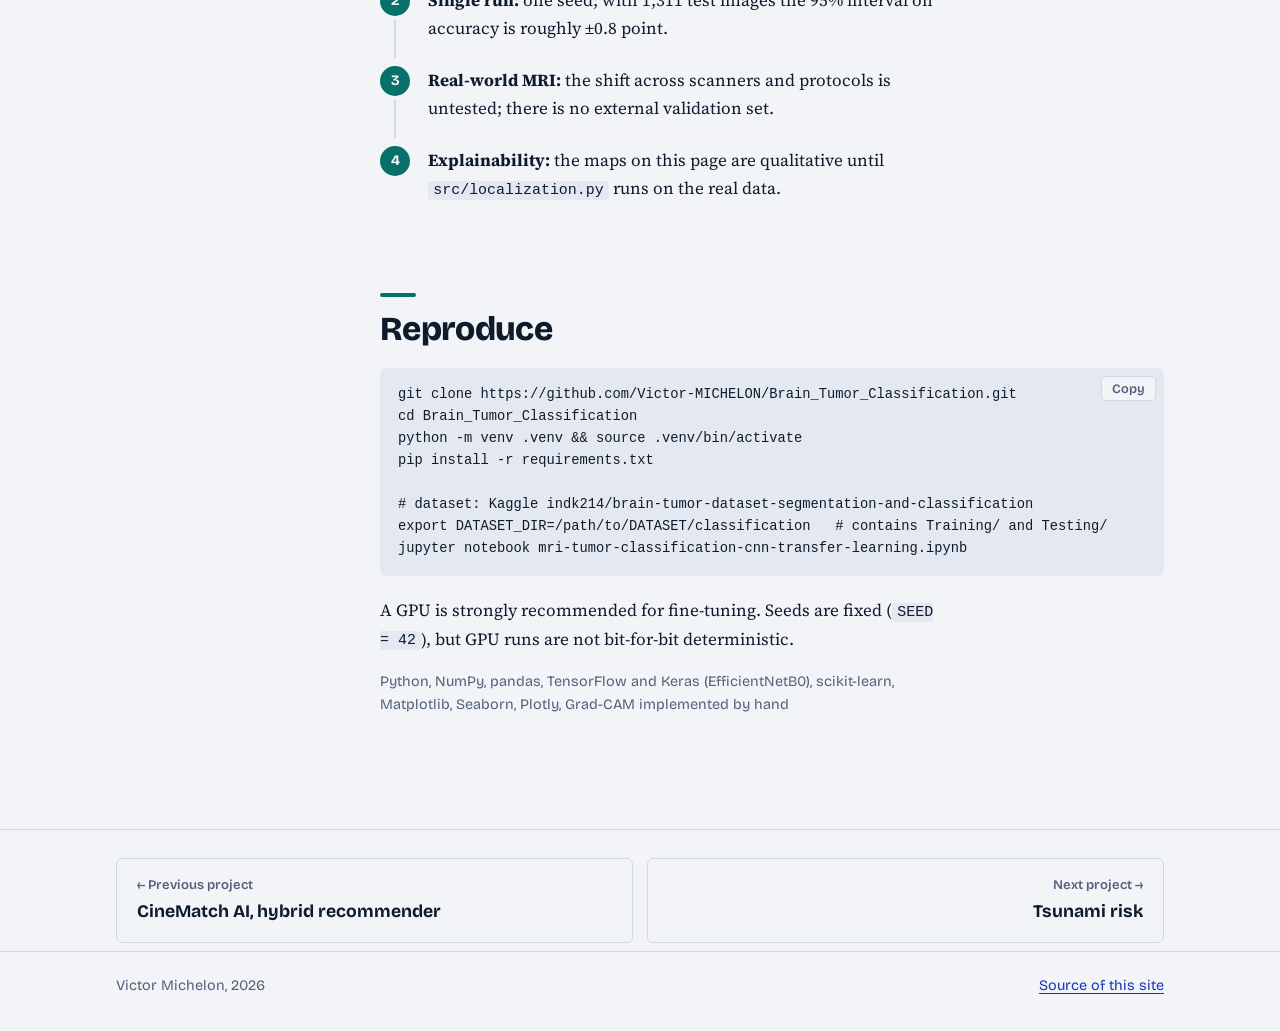
<file: projects/brain-tumor.html>
<!doctype html>
<html lang="en">
<head>
<meta charset="utf-8">
<meta name="viewport" content="width=device-width, initial-scale=1">
<title data-i18n="title">Brain tumor MRI classification with Grad-CAM | Victor Michelon</title>
<meta name="description" content="Four-class brain MRI classification: a CNN baseline against a fine-tuned EfficientNetB0 (97.8% test accuracy), with Grad-CAM to check that the model looks at the tumor, and a quantitative check against tumor masks.">
<link rel="canonical" href="https://victor-michelon.github.io/Victor_MICHELON_Portfolio.github.io/projects/brain-tumor.html">
<meta property="og:title" content="Brain tumor MRI classification with Grad-CAM | Victor Michelon">
<meta property="og:description" content="Four-class brain MRI classification: a CNN baseline against a fine-tuned EfficientNetB0 (97.8% test accuracy), with Grad-CAM to check that the model looks at the tumor, and a quantitative check against tumor masks.">
<meta property="og:type" content="article">
<meta property="og:url" content="https://victor-michelon.github.io/Victor_MICHELON_Portfolio.github.io/projects/brain-tumor.html">
<meta property="og:image" content="https://victor-michelon.github.io/Victor_MICHELON_Portfolio.github.io/assets/img/og/brain-tumor.png">
<meta property="og:image:width" content="1200">
<meta property="og:image:height" content="630">
<meta name="twitter:card" content="summary_large_image">
<meta name="theme-color" content="#f2f4f8" media="(prefers-color-scheme: light)">
<meta name="theme-color" content="#0c1220" media="(prefers-color-scheme: dark)">
<script>try{var t=localStorage.getItem("theme");if(t==="light"||t==="dark")document.documentElement.dataset.theme=t}catch(e){}</script>
<link rel="icon" href="data:image/svg+xml,%3Csvg xmlns='http://www.w3.org/2000/svg' viewBox='0 0 32 32'%3E%3Crect width='32' height='32' rx='6' fill='%232442e0'/%3E%3Cpath d='M7 9l5 14 4-9 4 9 5-14' fill='none' stroke='%23fff' stroke-width='3' stroke-linejoin='round' stroke-linecap='round'/%3E%3C/svg%3E">
<link rel="preconnect" href="https://fonts.googleapis.com">
<link rel="preconnect" href="https://fonts.gstatic.com" crossorigin>
<link href="https://fonts.googleapis.com/css2?family=Bricolage+Grotesque:opsz,wght@12..96,500;12..96,600;12..96,700;12..96,800&family=Source+Serif+4:ital,opsz,wght@0,8..60,400;0,8..60,600;1,8..60,400&display=swap" rel="stylesheet">
<link rel="stylesheet" href="../assets/tokens.css">
<link rel="stylesheet" href="../assets/style.css">
<link rel="stylesheet" href="../assets/project.css">
</head>
<body data-project="brain">
<a class="skip" href="#content" data-i18n="c.skip">Skip to content</a>

<header class="site-head">
  <div class="wrap">
    <nav aria-label="Main">
      <a href="../index.html#experience" data-i18n="c.experience">Experience</a>
      <a href="../index.html#projects" data-i18n="c.projects">Projects</a>
      <a href="../index.html#about" data-i18n="c.about">About</a>
      <a href="../index.html#contact" data-i18n="c.contact">Contact</a>
      <button class="lang-toggle" type="button" aria-label="Switch language"><span data-lang="en">EN</span><span data-lang="fr">FR</span></button>
      <button class="theme-toggle" type="button" aria-label="Switch theme">
        <svg class="sun" viewBox="0 0 24 24" fill="none" stroke="currentColor" stroke-width="2" stroke-linecap="round" aria-hidden="true"><circle cx="12" cy="12" r="4"/><path d="M12 2v2M12 20v2M4.9 4.9l1.4 1.4M17.7 17.7l1.4 1.4M2 12h2M20 12h2M4.9 19.1l1.4-1.4M17.7 6.3l1.4-1.4"/></svg>
        <svg class="moon" viewBox="0 0 24 24" fill="none" stroke="currentColor" stroke-width="2" stroke-linecap="round" stroke-linejoin="round" aria-hidden="true"><path d="M20 14.5A8 8 0 0 1 9.5 4 8 8 0 1 0 20 14.5z"/></svg>
      </button>
    </nav>
  </div>
</header>

<main>
  <header class="case-head">
    <div class="wrap">
      <a class="back" href="../index.html#projects"><span aria-hidden="true">←</span> <span data-i18n="c.all">All projects</span></a>
      <p class="kicker" data-i18n="kicker">Deep learning on MRI · November 2025</p>
      <h1 data-i18n="h1">Brain tumor MRI classification with Grad-CAM</h1>
      <p class="lede" data-i18n="lede">Four classes of brain MRI, and a CNN built from scratch against a fine-tuned EfficientNetB0. In medical imaging a good score proves little on its own, so the project is built around a second question: does the model look at the tumor? Grad-CAM shows where it looks, and a quantitative check against the tumor masks is written and tested.</p>
      <ul class="kpis">
        <li><span class="big" data-i18n="k1b">97.8%</span><span class="cap" data-i18n="k1">test accuracy, fine-tuned EfficientNetB0, against 92.1% for the CNN baseline</span></li>
        <li><span class="big" data-i18n="k2b">0.79 → 0.94</span><span class="cap" data-i18n="k2">recall on meningioma, the hardest class</span></li>
        <li><span class="big">4 / 4</span><span class="cap" data-i18n="k3">sample heat maps on the region where that type of tumor is expected (qualitative)</span></li>
        <li><span class="big" data-i18n="k4b">1,311</span><span class="cap" data-i18n="k4">held-out test scans</span></li>
      </ul>
      <div class="actions">
        <a class="btn btn-primary" href="https://github.com/Victor-MICHELON/Brain_Tumor_Classification" data-i18n="b1">Code and notebook on GitHub</a>
      </div>

      <section class="edge" aria-labelledby="edge-h">
        <p class="label" data-i18n="c.edge">What sets it apart</p>
        <h2 id="edge-h" data-i18n="e.h">The model shows where it looks, and I check that it looks at the right place</h2>
        <p><strong data-i18n="c.stakes">The stakes.</strong> <span data-i18n="e.stakes">A radiologist cannot rely on a model that answers “glioma, 98%” without showing why. In medical imaging, a good score does not prove that the model learned the disease: it may have learned a shortcut, such as a hospital marker, a type of scanner or a framing habit.</span></p>
        <div class="versus">
          <div>
            <h3 data-i18n="c.usual">The usual approach</h3>
            <p data-i18n="e.usual">Train a CNN or a pretrained model, report the accuracy and the confusion matrix, and stop there.</p>
            <p><strong data-i18n="c.breaks">Where it breaks.</strong> <span data-i18n="e.breaks">Hundreds of MRI classifiers report 97 to 99% on this kind of dataset. A score that high can come from near-duplicate images shared between training and test, or from a shortcut, and the accuracy alone cannot tell.</span></p>
          </div>
          <div class="mine">
            <h3 data-i18n="c.mine">What I did differently</h3>
            <ul>
              <li data-i18n="e.m1"><strong>Grad-CAM, written by hand</strong> for both architectures: a heat map of the regions that drove each prediction.</li>
              <li data-i18n="e.m2"><strong>The maps checked against anatomy:</strong> each type of tumor grows in a typical place, and the maps should find it.</li>
              <li data-i18n="e.m3"><strong>A quantitative check</strong> against the dataset’s tumor masks (does the hottest point fall in the tumor?), compared with a random map, and a hunt for near-duplicates between training and test.</li>
            </ul>
          </div>
        </div>
        <div class="proof">
          <p class="label" data-i18n="c.proof">The proof</p>
          <span class="big" data-i18n="e.big">97.8%</span>
          <p data-i18n="e.proof">Test accuracy on 1,311 scans, against 92.1% for the CNN baseline. On one random test scan per class, the heat map lands where that tumor grows: inside the brain tissue for a glioma, against the skull for a meningioma, on the midline at the base of the brain for a pituitary tumor, and nowhere in particular when there is no tumor.</p>
        </div>
        <p><strong data-i18n="c.notdo">What it does not do.</strong> <span data-i18n="e.notdo">Four maps are an illustration, not a statistic. The quantitative check and the duplicate hunt are written and tested on synthetic data, but have not run on the real dataset yet; the numbers above may drop once duplicates are removed.</span></p>
        <p><strong data-i18n="c.shows">What it shows.</strong> <span data-i18n="e.shows">I do not stop at “it works”: I look for why it works, and whether it is for the right reason.</span></p>
      </section>
    </div>
  </header>

  <div class="wrap case-layout" id="content">
    <nav class="toc" aria-label="On this page" data-i18n-aria="c.toc">
      <p data-i18n="c.onpage">On this page</p>
      <ol>
        <li><a href="#problem" data-i18n="t1">The problem</a></li>
        <li><a href="#data" data-i18n="t2">The data</a></li>
        <li><a href="#approach" data-i18n="t3">Approach</a></li>
        <li><a href="#results" data-i18n="t4">Results</a></li>
        <li><a href="#gradcam" data-i18n="t5">Explainability with Grad-CAM</a></li>
        <li><a href="#implementation" data-i18n="t6">Reproducible pipeline</a></li>
        <li><a href="#limits" data-i18n="t7">Limits and next steps</a></li>
        <li><a href="#reproduce" data-i18n="t8">Reproduce</a></li>
      </ol>
    </nav>

    <article class="prose">
      <section id="problem" aria-labelledby="problem-h">
        <h2 id="problem-h" data-i18n="t1">The problem</h2>
        <p data-i18n="pb1">Brain tumors look different from one MRI scan to the next, and early detection improves patient outcomes. The goal is a system that recognizes four diagnostic categories, <strong>glioma</strong>, <strong>meningioma</strong>, <strong>pituitary tumor</strong> and <strong>no tumor</strong>, and whose decisions can be inspected.</p>
        <div class="callout callout-limit">
          <span class="label" data-i18n="pb.l">Disclaimer</span>
          <p data-i18n="pb2">Educational and research project. It is not a medical device and must not be used for diagnosis.</p>
        </div>
      </section>

      <section id="data" aria-labelledby="data-h">
        <h2 id="data-h" data-i18n="t2">The data</h2>
        <p data-i18n="d1">The <a href="https://www.kaggle.com/datasets/indk214/brain-tumor-dataset-segmentation-and-classification">Brain Tumor Dataset</a> on Kaggle: labeled axial MRI slices with variations in acquisition quality, brightness, orientation and anatomy. It also ships tumor segmentation masks, which the quantitative Grad-CAM check uses.</p>
        <ul>
          <li data-i18n="d2"><strong>Training:</strong> 5,712 scans, split 80/20 with stratification into 4,569 for training and 1,143 for validation.</li>
          <li data-i18n="d3"><strong>Test:</strong> 1,311 scans: 300 glioma, 306 meningioma, 405 no tumor, 300 pituitary.</li>
        </ul>
      </section>

      <section id="approach" aria-labelledby="approach-h">
        <h2 id="approach-h" data-i18n="t3">Approach</h2>
        <figure>
          <ol class="flow" aria-label="Classification pipeline" data-i18n-aria="fl">
            <li><span class="box"><b data-i18n="fl1">MRI slice</b><small>224 × 224</small></span></li>
            <li><span class="box"><b data-i18n="fl2">Preprocessing</b><small data-i18n="fl2s">with augmentation</small></span></li>
            <li><span class="box is-key"><b data-i18n="fl3">CNN or EfficientNetB0</b><small data-i18n="fl3s">two models compared</small></span></li>
            <li><span class="box"><b>Softmax</b><small data-i18n="fl4s">4 classes</small></span></li>
            <li><span class="box"><b>Grad-CAM</b><small data-i18n="fl5s">where the model looked</small></span></li>
          </ol>
        </figure>
        <ul class="cards">
          <li><strong data-i18n="m1h">Baseline: custom CNN</strong><p data-i18n="m1p">Stacked <code>Conv2D</code> and <code>MaxPooling2D</code> layers, <code>Dropout</code>, a dense head, trained from scratch with Adam. It sets the bar to beat.</p></li>
          <li><strong data-i18n="m2h">Transfer learning: EfficientNetB0</strong><p data-i18n="m2p">Pretrained on ImageNet, frozen then partially fine-tuned, with a new head: <code>GlobalAveragePooling2D</code>, a dense ReLU layer, dropout and softmax.</p></li>
        </ul>
      </section>

      <section id="results" aria-labelledby="results-h">
        <h2 id="results-h" data-i18n="t4">Results</h2>
        <div class="table-scroll">
          <table>
            <thead><tr><th scope="col" data-i18n="rt.c1">Model</th><th scope="col" class="num" data-i18n="rt.c2">Test accuracy</th><th scope="col" class="num" data-i18n="rt.c3">Test loss</th><th scope="col" class="num" data-i18n="rt.c4">Macro F1</th><th scope="col" data-i18n="rt.c5">Weakest class (recall)</th></tr></thead>
            <tbody>
              <tr><td data-i18n="rt1">Custom CNN (baseline)</td><td class="num">92.14%</td><td class="num">0.208</td><td class="num">0.92</td><td data-i18n="rt1w">meningioma (0.79)</td></tr>
              <tr><td data-i18n="rt2"><strong>EfficientNetB0 (fine-tuned)</strong></td><td class="num"><strong>97.79%</strong></td><td class="num">0.057</td><td class="num">0.98</td><td data-i18n="rt2w">meningioma (0.94)</td></tr>
            </tbody>
          </table>
        </div>
        <figure>
          <div class="chart" data-chart="grouped" data-src="recall-data"></div>
          <figcaption data-i18n="rcap">Recall per class on the 1,311 test scans, from the classification reports in the notebook. The fine-tuned model matches or beats the baseline on every class; the gap is largest on meningioma and glioma.</figcaption>
        </figure>
        <script type="application/json" id="recall-data">{"format": "dec2", "max": 1, "valueName": "recall",
          "categories": ["Glioma", "Meningioma", "No tumor", "Pituitary"],
          "series": [
            {"name": "Custom CNN (baseline)", "muted": true, "values": [0.88, 0.79, 1.00, 0.99]},
            {"name": "EfficientNetB0 fine-tuned", "values": [0.97, 0.94, 1.00, 0.99]}],
          "fr": {"valueName": "rappel", "categories": ["Gliome", "Méningiome", "Pas de tumeur", "Hypophyse"],
            "series": [{"name": "CNN maison (baseline)"}, {"name": "EfficientNetB0 affiné"}]}}</script>
        <p data-i18n="rp">The two models were not trained under strictly identical conditions (class weights and augmentation strength differ), so the gap reflects the whole pipeline rather than the architecture alone. <code>src/train.py</code> fixes that for the next run.</p>
      </section>

      <section id="gradcam" aria-labelledby="gradcam-h">
        <h2 id="gradcam-h" data-i18n="t5">Explainability with Grad-CAM</h2>

        <h3 data-i18n="g1.h">Why it matters here</h3>
        <p data-i18n="g1.p1">A clinician has to be able to check a prediction before trusting it, and a score cannot be checked. The risk is concrete: a well-known pneumonia detector trained on chest X-rays from several hospitals had also learned to recognize which hospital an image came from, and partly relied on it (Zech et al., <em>PLOS Medicine</em>, 2018). It scored well, for a reason that would not survive a new hospital.</p>
        <p data-i18n="g1.p2">Regulation points the same way: in the European Union, AI that is part of a medical device is classified as high-risk by the AI Act, with obligations of transparency and human oversight.</p>

        <h3 data-i18n="g2.h">How Grad-CAM works</h3>
        <figure>
          <ol class="flow" aria-label="How Grad-CAM builds a heat map" data-i18n-aria="gfl">
            <li><span class="box"><b data-i18n="gf1">MRI</b></span></li>
            <li><span class="box"><b data-i18n="gf2">Last convolution layer</b><small data-i18n="gf2s">feature maps, 7 × 7</small></span></li>
            <li><span class="box"><b data-i18n="gf3">Gradient of the class score</b><small data-i18n="gf3s">one weight per map</small></span></li>
            <li><span class="box is-key"><b data-i18n="gf4">Weighted sum of the maps</b><small data-i18n="gf4s">positive part only</small></span></li>
            <li><span class="box"><b data-i18n="gf5">Heat map</b><small data-i18n="gf5s">upsampled over the MRI</small></span></li>
          </ol>
        </figure>
        <p data-i18n="g2.p">The last convolution layer produces a set of maps, each one picking up a pattern in the image. Grad-CAM measures, through the gradient, how much each map weighed in the score of the predicted class, then adds the maps up with those weights. Laid over the MRI, the result shows in red what tipped the decision.</p>

        <h3 data-i18n="g3.h">How to read the four maps</h3>
        <p data-i18n="g3.p">One random test scan per class (seeded), all four correctly predicted by the fine-tuned model. Each type of tumor has a typical location, and the maps find it:</p>
        <ul class="gallery">
          <li><figure><img src="../assets/img/gradcam-glioma.webp" width="236" height="291" loading="lazy" alt="Grad-CAM heat map on a glioma scan: the hot spot sits inside one hemisphere, on the lesion" data-i18n-aria="ga1"><figcaption data-i18n="gc1">Glioma</figcaption></figure></li>
          <li><figure><img src="../assets/img/gradcam-meningioma.webp" width="252" height="320" loading="lazy" alt="Grad-CAM heat map on a meningioma scan: the hot spot sits at the front, against the skull" data-i18n-aria="ga2"><figcaption data-i18n="gc2">Meningioma</figcaption></figure></li>
          <li><figure><img src="../assets/img/gradcam-pituitary.webp" width="420" height="478" loading="lazy" alt="Grad-CAM heat map on a pituitary tumor scan: the hot spot sits on the midline, at the base of the brain" data-i18n-aria="ga3"><figcaption data-i18n="gc3">Pituitary</figcaption></figure></li>
          <li><figure><img src="../assets/img/gradcam-no-tumor.webp" width="420" height="524" loading="lazy" alt="Grad-CAM heat map on a scan with no tumor: activation spread over the whole brain, with no focus" data-i18n-aria="ga4"><figcaption data-i18n="gc4">No tumor</figcaption></figure></li>
        </ul>
        <div class="table-scroll">
          <table>
            <thead><tr><th scope="col" data-i18n="gt.c1">Class</th><th scope="col" data-i18n="gt.c2">Where this tumor grows</th><th scope="col" data-i18n="gt.c3">What the map shows</th></tr></thead>
            <tbody>
              <tr><td data-i18n="gt1a">Glioma</td><td data-i18n="gt1b">In the brain tissue itself</td><td data-i18n="gt1c">A hot spot inside one hemisphere, on the lesion</td></tr>
              <tr><td data-i18n="gt2a">Meningioma</td><td data-i18n="gt2b">At the edge, from the membranes that wrap the brain</td><td data-i18n="gt2c">A hot spot against the skull, at the front</td></tr>
              <tr><td data-i18n="gt3a">Pituitary</td><td data-i18n="gt3b">On the midline, at the base of the brain</td><td data-i18n="gt3c">A hot spot centred on the midline, at the base</td></tr>
              <tr><td data-i18n="gt4a">No tumor</td><td data-i18n="gt4b">No lesion to find</td><td data-i18n="gt4c">Activation spread over the whole brain, with no focus: the model sees nothing localized</td></tr>
            </tbody>
          </table>
        </div>

        <h3 data-i18n="g4.h">What Grad-CAM does not prove</h3>
        <ul>
          <li data-i18n="g4.1"><strong>Coarse resolution:</strong> the map is a 7 × 7 grid enlarged to the image, so it points at a region, not at a contour.</li>
          <li data-i18n="g4.2"><strong>Four examples are not a statistic.</strong> They show what the model can do, not how often it does it.</li>
          <li data-i18n="g4.3"><strong>The right place is not the whole story:</strong> a map on the tumor does not rule out a bias elsewhere in the dataset.</li>
        </ul>

        <h3 data-i18n="g5.h">The quantitative check</h3>
        <p data-i18n="g5.p">To turn the illustration into a measure, <code>src/localization.py</code> compares each heat map with the tumor mask shipped with the dataset, on three simple questions, and does the same with a random map as the reference level:</p>
        <ul class="cards">
          <li><strong data-i18n="g5.1h">Pointing game</strong><p data-i18n="g5.1p">Does the hottest point of the map fall inside the tumor?</p></li>
          <li><strong data-i18n="g5.2h">Energy in the mask</strong><p data-i18n="g5.2p">What share of the map’s total heat lies inside the tumor?</p></li>
          <li><strong data-i18n="g5.3h">Overlap (IoU)</strong><p data-i18n="g5.3p">How much the hot zone and the tumor overlap, at a 0.5 threshold.</p></li>
        </ul>
        <p data-i18n="g5.p2">Then <code>src/evaluate.py</code> draws the Grad-CAM maps of the model’s most confident errors, which is where explainability helps most: seeing why a meningioma gets taken for something else.</p>
        <div class="callout">
          <span class="label" data-i18n="g5.l">Status</span>
          <p data-i18n="g5.s">Written and tested on synthetic data, not yet run on the real dataset: running it needs a GPU for a day. The result will read “the hottest point falls in the tumor in X% of test scans, against Y% for a random map”.</p>
        </div>
      </section>

      <section id="implementation" aria-labelledby="implementation-h">
        <h2 id="implementation-h" data-i18n="t6">Reproducible pipeline</h2>
        <p data-i18n="im.p">The notebook is the original exploratory work and the source of the results above. The <code>src/</code> package addresses its weaknesses:</p>
        <div class="table-scroll">
          <table>
            <thead><tr><th scope="col" data-i18n="it.c1">Module</th><th scope="col" data-i18n="it.c2">Purpose</th></tr></thead>
            <tbody>
              <tr><td><code>dedup.py</code></td><td data-i18n="it1">Perceptual-hash (dHash) clustering of near-duplicates: a <strong>leak-free train/validation split</strong>, grouped and stratified, and detection of training images that also appear in the test set</td></tr>
              <tr><td><code>data.py</code></td><td data-i18n="it2"><code>tf.data</code> pipeline with Keras augmentation layers, replacing the deprecated <code>ImageDataGenerator</code></td></tr>
              <tr><td><code>models.py</code></td><td data-i18n="it3">CNN baseline and EfficientNetB0; fine-tuning keeps BatchNorm frozen</td></tr>
              <tr><td><code>train.py</code></td><td data-i18n="it4">Trains either model with the <strong>same</strong> split, augmentation, class weights and epoch budget, and writes a leakage report</td></tr>
              <tr><td><code>gradcam.py</code></td><td data-i18n="it5">Grad-CAM for both architectures, also on reloaded models</td></tr>
              <tr><td><code>localization.py</code></td><td data-i18n="it6"><strong>Quantitative Grad-CAM check</strong> against tumor masks: pointing game, IoU@0.5, energy in the mask, against a random heat map</td></tr>
              <tr><td><code>evaluate.py</code></td><td data-i18n="it7">Test metrics with bootstrap 95% intervals, calibration (ECE), top confusions, Grad-CAM gallery of the most confident errors</td></tr>
            </tbody>
          </table>
        </div>
        <div class="code"><pre><code>python -m src.train --model cnn      # -&gt; artifacts/cnn.keras
python -m src.train --model tl       # -&gt; artifacts/tl.keras
python -m src.evaluate --model artifacts/tl.keras --seg-dir /path/to/DATASET/segmentation
pytest                               # synthetic-data tests, no dataset needed</code></pre></div>
        <p data-i18n="im.p2">Segmentation images do not share file names with the classification ones, so they are matched by content (dHash) to know whether each belongs to the test set, the training set or neither; only the test group gives an unbiased localization score.</p>
      </section>

      <section id="limits" aria-labelledby="limits-h">
        <h2 id="limits-h" data-i18n="t7">Limits and next steps</h2>
        <div class="callout callout-limit">
          <span class="label" data-i18n="lm.l">Possible leakage</span>
          <p data-i18n="lm.p">Validation accuracy (99.9%) is noticeably higher than test accuracy (97.8%), a sign of near-duplicates shared between training and validation. <code>src/dedup.py</code> measures and removes them; re-running with it is the next step and may lower the reported figures. A lower but clean number is worth more than a fragile 97.8%.</p>
        </div>
        <ol class="steps">
          <li data-i18n="lm1"><strong>Classification, not segmentation:</strong> the model predicts a category; it does not outline the tumor pixel by pixel.</li>
          <li data-i18n="lm2"><strong>Single run:</strong> one seed; with 1,311 test images the 95% interval on accuracy is roughly ±0.8 point.</li>
          <li data-i18n="lm3"><strong>Real-world MRI:</strong> the shift across scanners and protocols is untested; there is no external validation set.</li>
          <li data-i18n="lm4"><strong>Explainability:</strong> the maps on this page are qualitative until <code>src/localization.py</code> runs on the real data.</li>
        </ol>
      </section>

      <section id="reproduce" aria-labelledby="reproduce-h">
        <h2 id="reproduce-h" data-i18n="t8">Reproduce</h2>
        <div class="code"><pre><code>git clone https://github.com/Victor-MICHELON/Brain_Tumor_Classification.git
cd Brain_Tumor_Classification
python -m venv .venv &amp;&amp; source .venv/bin/activate
pip install -r requirements.txt

# dataset: Kaggle indk214/brain-tumor-dataset-segmentation-and-classification
export DATASET_DIR=/path/to/DATASET/classification   # contains Training/ and Testing/
jupyter notebook mri-tumor-classification-cnn-transfer-learning.ipynb</code></pre></div>
        <p data-i18n="rp1">A GPU is strongly recommended for fine-tuning. Seeds are fixed (<code>SEED = 42</code>), but GPU runs are not bit-for-bit deterministic.</p>
        <p class="stack" data-i18n="stack">Python, NumPy, pandas, TensorFlow and Keras (EfficientNetB0), scikit-learn, Matplotlib, Seaborn, Plotly, Grad-CAM implemented by hand</p>
      </section>
    </article>
  </div>

  <nav class="case-nav" aria-label="Other projects" data-i18n-aria="c.others">
    <div class="wrap">
      <a class="prev" href="cinematch.html"><span class="dir" data-i18n="c.prev">← Previous project</span><span class="name" data-i18n="nav.prev">CineMatch AI, hybrid recommender</span></a>
      <a class="next" href="tsunami.html"><span class="dir" data-i18n="c.next">Next project →</span><span class="name" data-i18n="nav.next">Tsunami risk</span></a>
    </div>
  </nav>
</main>

<footer class="site-foot">
  <div class="wrap">
    <span>Victor Michelon, 2026</span>
    <a href="https://github.com/Victor-MICHELON/Victor_MICHELON_Portfolio.github.io" data-i18n="c.source">Source of this site</a>
  </div>
</footer>

<script>
window.I18N_FR = {
  "title": `Classification d’IRM cérébrales avec Grad-CAM | Victor Michelon`,
  "kicker": `Deep learning sur IRM · novembre 2025`,
  "h1": `Classification d’IRM cérébrales avec Grad-CAM`,
  "lede": `Quatre classes d’IRM cérébrales, et un CNN construit from scratch face à un EfficientNetB0 affiné. En imagerie médicale, un bon score ne prouve pas grand-chose à lui seul : le projet est donc construit autour d’une seconde question, le modèle regarde-t-il la tumeur ? Grad-CAM montre où il regarde, et une vérification quantitative contre les masques des tumeurs est écrite et testée.`,
  "k1b": `97,8 %`,
  "k1": `de précision sur le test, EfficientNetB0 affiné, contre 92,1 % pour le CNN de référence`,
  "k2b": `0,79 → 0,94`,
  "k2": `de rappel sur le méningiome, la classe la plus difficile`,
  "k3": `cartes d’exemple sur la zone où ce type de tumeur est attendu (qualitatif)`,
  "k4b": `1 311`,
  "k4": `IRM de test mises de côté`,
  "b1": `Code et notebook sur GitHub`,

  "e.h": `Le modèle montre où il regarde, et je vérifie qu’il regarde au bon endroit`,
  "e.stakes": `Un radiologue ne peut pas s’appuyer sur un modèle qui répond « gliome, 98 % » sans montrer pourquoi. En imagerie médicale, un bon score ne prouve pas que le modèle a appris la maladie : il peut avoir appris un raccourci, comme un marqueur de l’hôpital, un type de scanner ou une habitude de cadrage.`,
  "e.usual": `Entraîner un CNN ou un modèle pré-entraîné, afficher la précision et la matrice de confusion, et s’arrêter là.`,
  "e.breaks": `Des centaines de classifieurs d’IRM affichent 97 à 99 % sur ce type de dataset. Un score aussi haut peut venir d’images quasi identiques partagées entre entraînement et test, ou d’un raccourci, et la précision seule ne permet pas de le savoir.`,
  "e.m1": `<strong>Grad-CAM, codé à la main</strong> pour les deux architectures : une carte de chaleur des zones qui ont décidé chaque prédiction.`,
  "e.m2": `<strong>Les cartes confrontées à l’anatomie :</strong> chaque type de tumeur pousse à un endroit typique, et les cartes doivent le retrouver.`,
  "e.m3": `<strong>Une vérification quantitative</strong> contre les masques de tumeur du dataset (le point le plus chaud tombe-t-il dans la tumeur ?), comparée à une carte aléatoire, et une traque des quasi-doublons entre entraînement et test.`,
  "e.big": `97,8 %`,
  "e.proof": `De précision sur 1 311 IRM de test, contre 92,1 % pour le CNN de référence. Sur une IRM de test tirée au hasard par classe, la carte de chaleur tombe là où pousse la tumeur : dans le tissu cérébral pour un gliome, contre le crâne pour un méningiome, sur la ligne médiane à la base du cerveau pour une tumeur de l’hypophyse, et nulle part en particulier quand il n’y a pas de tumeur.`,
  "e.notdo": `Quatre cartes sont une illustration, pas une statistique. La vérification quantitative et la traque des doublons sont écrites et testées sur des données synthétiques, mais n’ont pas encore tourné sur le vrai dataset ; les chiffres ci-dessus pourraient baisser une fois les doublons retirés.`,
  "e.shows": `Je ne m’arrête pas à « ça marche » : je cherche pourquoi ça marche, et si c’est pour la bonne raison.`,

  "t1": `Le problème`,
  "t2": `Les données`,
  "t3": `Approche`,
  "t4": `Résultats`,
  "t5": `L’explicabilité avec Grad-CAM`,
  "t6": `Pipeline reproductible`,
  "t7": `Limites et suite`,
  "t8": `Reproduire`,
  "pb1": `Les tumeurs cérébrales se présentent différemment d’une IRM à l’autre, et un dépistage précoce améliore le pronostic. L’objectif : un système qui reconnaît quatre catégories, <strong>gliome</strong>, <strong>méningiome</strong>, <strong>tumeur de l’hypophyse</strong> et <strong>pas de tumeur</strong>, et dont les décisions peuvent être inspectées.`,
  "pb.l": `Avertissement`,
  "pb2": `Projet pédagogique et de recherche. Ce n’est pas un dispositif médical et il ne doit pas servir au diagnostic.`,
  "d1": `Le <a href="https://www.kaggle.com/datasets/indk214/brain-tumor-dataset-segmentation-and-classification">Brain Tumor Dataset</a> sur Kaggle : des coupes IRM axiales étiquetées, de qualité, de luminosité, d’orientation et d’anatomie variables. Il contient aussi des masques de segmentation des tumeurs, qu’utilise la vérification quantitative de Grad-CAM.`,
  "d2": `<strong>Entraînement :</strong> 5 712 IRM, découpées 80/20 avec stratification en 4 569 pour l’entraînement et 1 143 pour la validation.`,
  "d3": `<strong>Test :</strong> 1 311 IRM : 300 gliomes, 306 méningiomes, 405 sans tumeur, 300 tumeurs de l’hypophyse.`,
  "fl": `Pipeline de classification`,
  "fl1": `Coupe IRM`,
  "fl2": `Prétraitement`,
  "fl2s": `avec augmentation`,
  "fl3": `CNN ou EfficientNetB0`,
  "fl3s": `deux modèles comparés`,
  "fl4s": `4 classes`,
  "fl5s": `où le modèle a regardé`,
  "m1h": `Baseline : CNN maison`,
  "m1p": `Des couches <code>Conv2D</code> et <code>MaxPooling2D</code> empilées, du <code>Dropout</code>, une tête dense, entraînés from scratch avec Adam. Il fixe la barre à battre.`,
  "m2h": `Transfer learning : EfficientNetB0`,
  "m2p": `Pré-entraîné sur ImageNet, gelé puis partiellement affiné, avec une nouvelle tête : <code>GlobalAveragePooling2D</code>, une couche dense ReLU, du dropout et un softmax.`,
  "rt.c1": `Modèle`,
  "rt.c2": `Précision (test)`,
  "rt.c3": `Perte (test)`,
  "rt.c4": `F1 macro`,
  "rt.c5": `Classe la plus faible (rappel)`,
  "rt1": `CNN maison (baseline)`,
  "rt1w": `méningiome (0,79)`,
  "rt2": `<strong>EfficientNetB0 (affiné)</strong>`,
  "rt2w": `méningiome (0,94)`,
  "rcap": `Rappel par classe sur les 1 311 IRM de test, d’après les rapports de classification du notebook. Le modèle affiné égale ou bat la baseline sur chaque classe ; l’écart est le plus grand sur le méningiome et le gliome.`,
  "rp": `Les deux modèles n’ont pas été entraînés dans des conditions strictement identiques (poids des classes et intensité de l’augmentation différents) : l’écart reflète donc tout le pipeline plutôt que la seule architecture. <code>src/train.py</code> corrige ce point pour le prochain run.`,
  "g1.h": `Pourquoi c’est important ici`,
  "g1.p1": `Un clinicien doit pouvoir vérifier une prédiction avant de lui faire confiance, et un score ne se vérifie pas. Le risque est concret : un détecteur de pneumonie célèbre, entraîné sur des radiographies pulmonaires de plusieurs hôpitaux, avait aussi appris à reconnaître l’hôpital d’origine de l’image, et s’en servait en partie (Zech et al., <em>PLOS Medicine</em>, 2018). Il avait un bon score, pour une raison qui ne tiendrait pas dans un nouvel hôpital.`,
  "g1.p2": `La réglementation va dans le même sens : dans l’Union européenne, l’IA intégrée à un dispositif médical est classée à haut risque par l’AI Act, avec des obligations de transparence et de supervision humaine.`,
  "g2.h": `Comment fonctionne Grad-CAM`,
  "gfl": `Comment Grad-CAM construit une carte de chaleur`,
  "gf1": `IRM`,
  "gf2": `Dernière couche de convolution`,
  "gf2s": `cartes de caractéristiques, 7 × 7`,
  "gf3": `Gradient du score de la classe`,
  "gf3s": `un poids par carte`,
  "gf4": `Somme pondérée des cartes`,
  "gf4s": `partie positive seulement`,
  "gf5": `Carte de chaleur`,
  "gf5s": `agrandie sur l’IRM`,
  "g2.p": `La dernière couche de convolution produit un ensemble de cartes, qui repèrent chacune un motif dans l’image. Grad-CAM mesure, grâce au gradient, combien chaque carte a pesé dans le score de la classe prédite, puis additionne les cartes avec ces poids. Superposé à l’IRM, le résultat montre en rouge ce qui a fait pencher la décision.`,
  "g3.h": `Comment lire les quatre cartes`,
  "g3.p": `Une IRM de test tirée au hasard par classe (graine fixée), toutes les quatre bien prédites par le modèle affiné. Chaque type de tumeur a une localisation typique, et les cartes la retrouvent :`,
  "ga1": `Carte Grad-CAM sur un gliome : le point chaud est à l’intérieur d’un hémisphère, sur la lésion`,
  "ga2": `Carte Grad-CAM sur un méningiome : le point chaud est à l’avant, contre le crâne`,
  "ga3": `Carte Grad-CAM sur une tumeur de l’hypophyse : le point chaud est sur la ligne médiane, à la base du cerveau`,
  "ga4": `Carte Grad-CAM sans tumeur : activation diffuse sur tout le cerveau, sans foyer`,
  "gc1": `Gliome`,
  "gc2": `Méningiome`,
  "gc3": `Hypophyse`,
  "gc4": `Pas de tumeur`,
  "gt.c1": `Classe`,
  "gt.c2": `Où pousse cette tumeur`,
  "gt.c3": `Ce que montre la carte`,
  "gt1a": `Gliome`, "gt1b": `Dans le tissu cérébral lui-même`, "gt1c": `Un point chaud à l’intérieur d’un hémisphère, sur la lésion`,
  "gt2a": `Méningiome`, "gt2b": `En périphérie, à partir des méninges qui enveloppent le cerveau`, "gt2c": `Un point chaud collé au crâne, à l’avant`,
  "gt3a": `Hypophyse`, "gt3b": `Sur la ligne médiane, à la base du cerveau`, "gt3c": `Un point chaud centré sur la ligne médiane, à la base`,
  "gt4a": `Pas de tumeur`, "gt4b": `Aucune lésion à trouver`, "gt4c": `Une activation diffuse sur tout le cerveau, sans foyer : le modèle ne « voit » rien de localisé`,
  "g4.h": `Ce que Grad-CAM ne prouve pas`,
  "g4.1": `<strong>Une résolution grossière :</strong> la carte est une grille 7 × 7 agrandie à la taille de l’image ; elle désigne une zone, pas un contour.`,
  "g4.2": `<strong>Quatre exemples ne font pas une statistique.</strong> Ils montrent ce que le modèle sait faire, pas à quelle fréquence il le fait.`,
  "g4.3": `<strong>Le bon endroit ne dit pas tout :</strong> une carte sur la tumeur n’exclut pas un biais ailleurs dans le dataset.`,
  "g5.h": `La vérification quantitative`,
  "g5.p": `Pour transformer l’illustration en mesure, <code>src/localization.py</code> compare chaque carte de chaleur au masque de la tumeur fourni avec le dataset, sur trois questions simples, et fait de même avec une carte aléatoire comme niveau de référence :`,
  "g5.1h": `Pointing game`,
  "g5.1p": `Le point le plus chaud de la carte tombe-t-il dans la tumeur ?`,
  "g5.2h": `Énergie dans le masque`,
  "g5.2p": `Quelle part de la chaleur totale de la carte se trouve dans la tumeur ?`,
  "g5.3h": `Recouvrement (IoU)`,
  "g5.3p": `À quel point la zone chaude et la tumeur se recouvrent, au seuil de 0,5.`,
  "g5.p2": `Ensuite, <code>src/evaluate.py</code> trace les cartes Grad-CAM des erreurs les plus confiantes du modèle : c’est là que l’explicabilité sert le plus, pour comprendre pourquoi un méningiome est pris pour autre chose.`,
  "g5.l": `Statut`,
  "g5.s": `Écrit et testé sur des données synthétiques, pas encore lancé sur le vrai dataset : il faut une journée de GPU. Le résultat se lira « le point le plus chaud tombe dans la tumeur dans X % des IRM de test, contre Y % pour une carte aléatoire ».`,
  "im.p": `Le notebook est le travail exploratoire d’origine et la source des résultats ci-dessus. Le paquet <code>src/</code> corrige ses faiblesses :`,
  "it.c1": `Module`,
  "it.c2": `Rôle`,
  "it1": `Regroupement des quasi-doublons par hachage perceptuel (dHash) : un <strong>découpage entraînement/validation sans fuite</strong>, groupé et stratifié, et la détection des images d’entraînement qui apparaissent aussi dans le test`,
  "it2": `Pipeline <code>tf.data</code> avec des couches d’augmentation Keras, à la place de l’<code>ImageDataGenerator</code> obsolète`,
  "it3": `Baseline CNN et EfficientNetB0 ; l’affinage garde la BatchNorm gelée`,
  "it4": `Entraîne l’un ou l’autre modèle avec le <strong>même</strong> découpage, la même augmentation, les mêmes poids de classes et le même budget d’epochs, et écrit un rapport de fuite`,
  "it5": `Grad-CAM pour les deux architectures, y compris sur des modèles rechargés`,
  "it6": `<strong>Vérification quantitative de Grad-CAM</strong> contre les masques de tumeur : pointing game, IoU@0,5, énergie dans le masque, face à une carte aléatoire`,
  "it7": `Métriques de test avec intervalles à 95 % par bootstrap, calibration (ECE), confusions principales, galerie Grad-CAM des erreurs les plus confiantes`,
  "im.p2": `Les images de segmentation ne portent pas les mêmes noms que celles de classification : elles sont donc appariées par leur contenu (dHash), pour savoir si chacune appartient au test, à l’entraînement ou à aucun des deux ; seul le groupe test donne un score de localisation sans biais.`,
  "lm.l": `Fuite possible`,
  "lm.p": `La précision en validation (99,9 %) est nettement plus haute qu’en test (97,8 %), signe de quasi-doublons partagés entre entraînement et validation. <code>src/dedup.py</code> les mesure et les retire ; relancer avec lui est la prochaine étape et pourrait faire baisser les chiffres affichés. Un chiffre plus bas mais propre vaut mieux qu’un 97,8 % fragile.`,
  "lm1": `<strong>Classification, pas segmentation :</strong> le modèle prédit une catégorie ; il ne détoure pas la tumeur pixel par pixel.`,
  "lm2": `<strong>Un seul run :</strong> une graine ; avec 1 311 images de test, l’intervalle à 95 % sur la précision est d’environ ±0,8 point.`,
  "lm3": `<strong>IRM réelles :</strong> le changement de scanner et de protocole n’est pas testé ; il n’y a pas de jeu de validation externe.`,
  "lm4": `<strong>Explicabilité :</strong> les cartes de cette page restent qualitatives tant que <code>src/localization.py</code> n’a pas tourné sur les vraies données.`,
  "rp1": `Un GPU est fortement recommandé pour l’affinage. Les graines sont fixées (<code>SEED = 42</code>), mais les runs sur GPU ne sont pas déterministes au bit près.`,
  "stack": `Python, NumPy, pandas, TensorFlow et Keras (EfficientNetB0), scikit-learn, Matplotlib, Seaborn, Plotly, Grad-CAM implémenté à la main`,
  "nav.prev": `CineMatch AI, recommandation hybride`,
  "nav.next": `Risque de tsunami`
};
</script>
<script src="../assets/i18n.js" defer></script>
<script src="../assets/site.js" defer></script>
<script src="../assets/project.js" defer></script>
<script src="../assets/charts.js" defer></script>
</body>
</html>
</file>
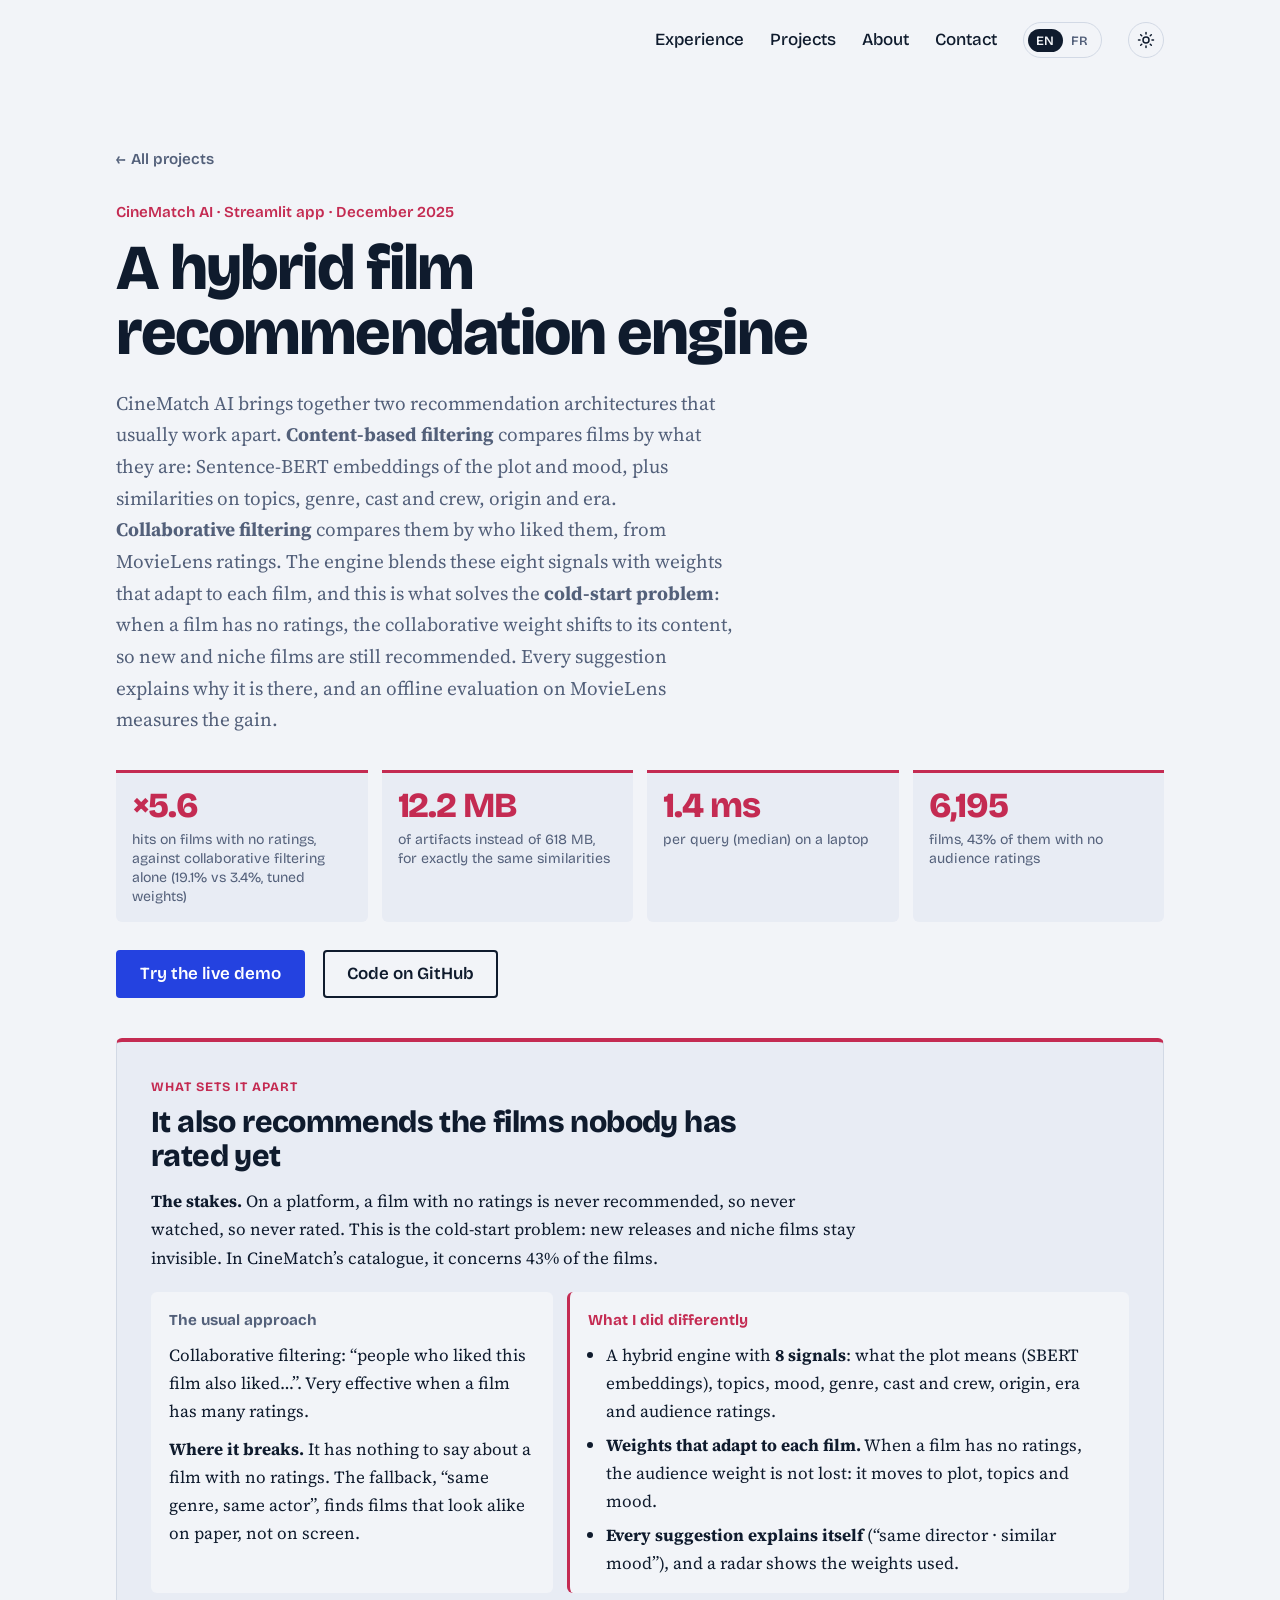
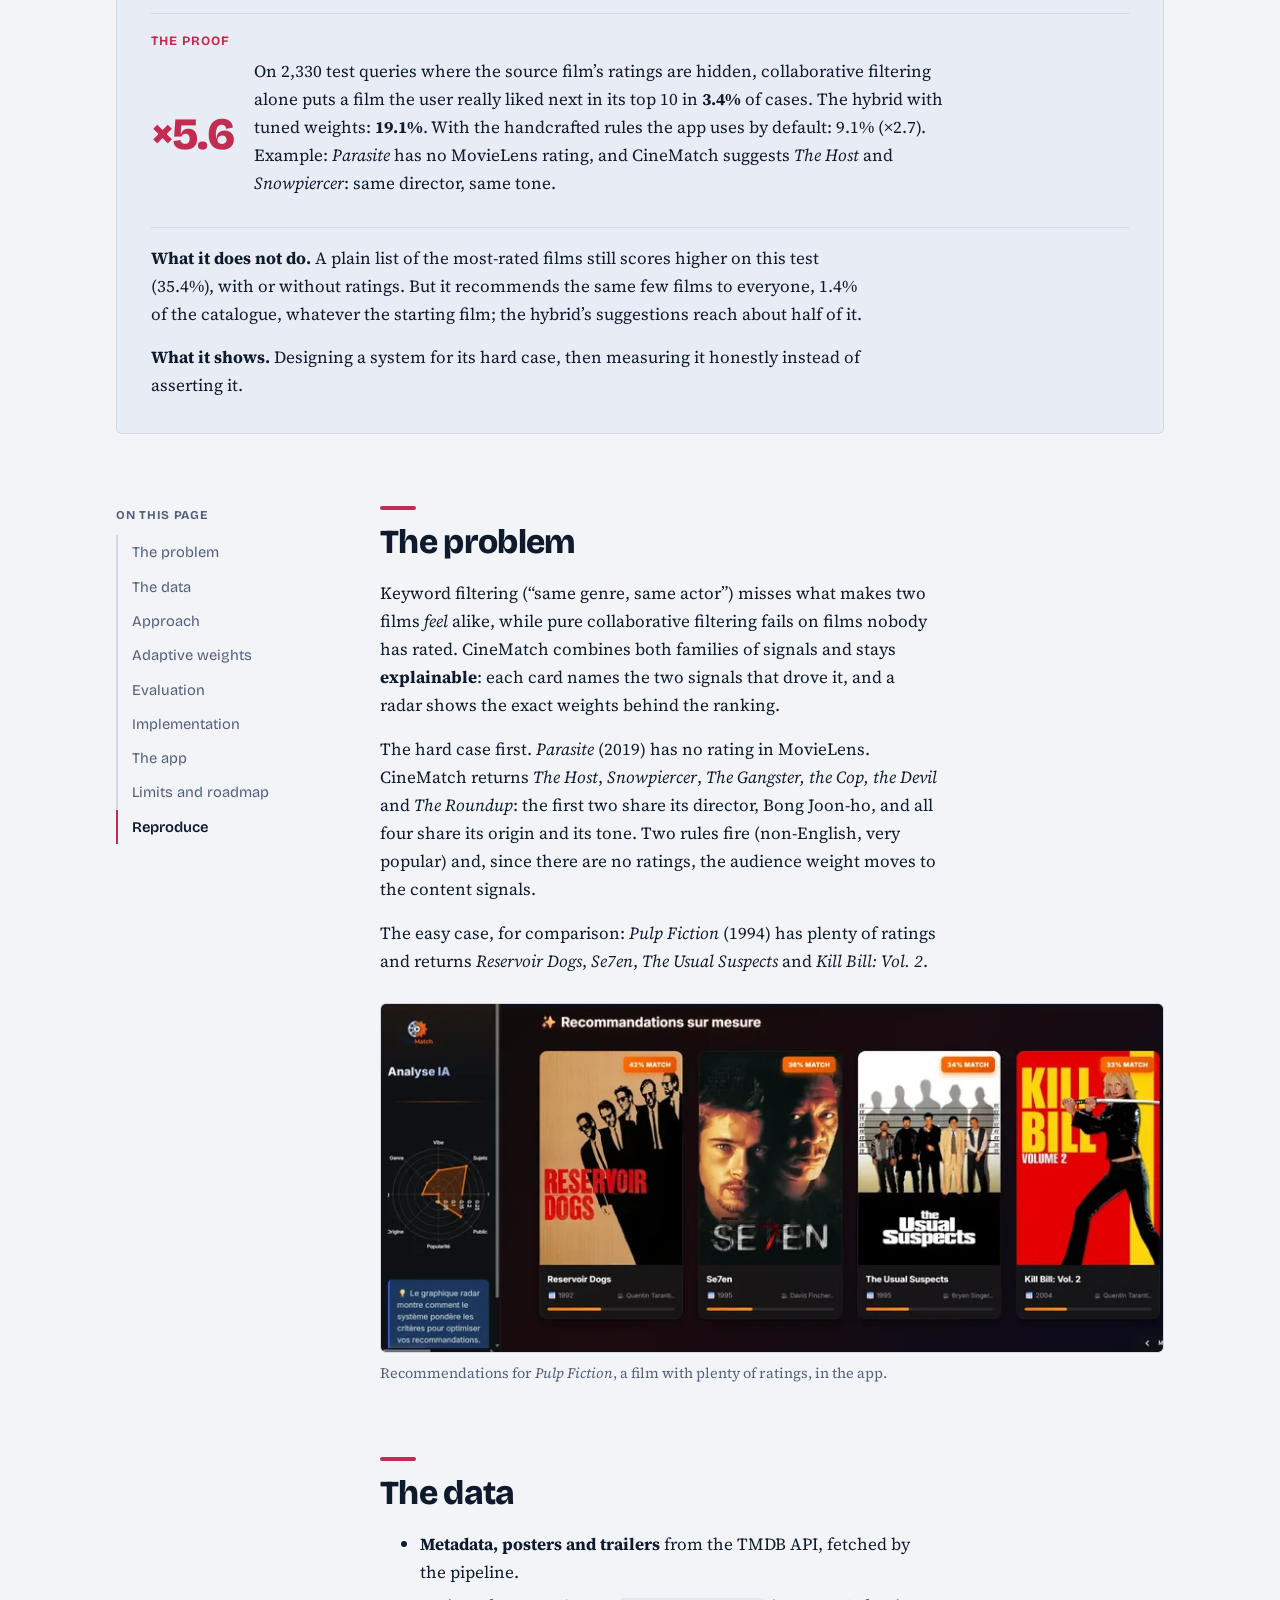
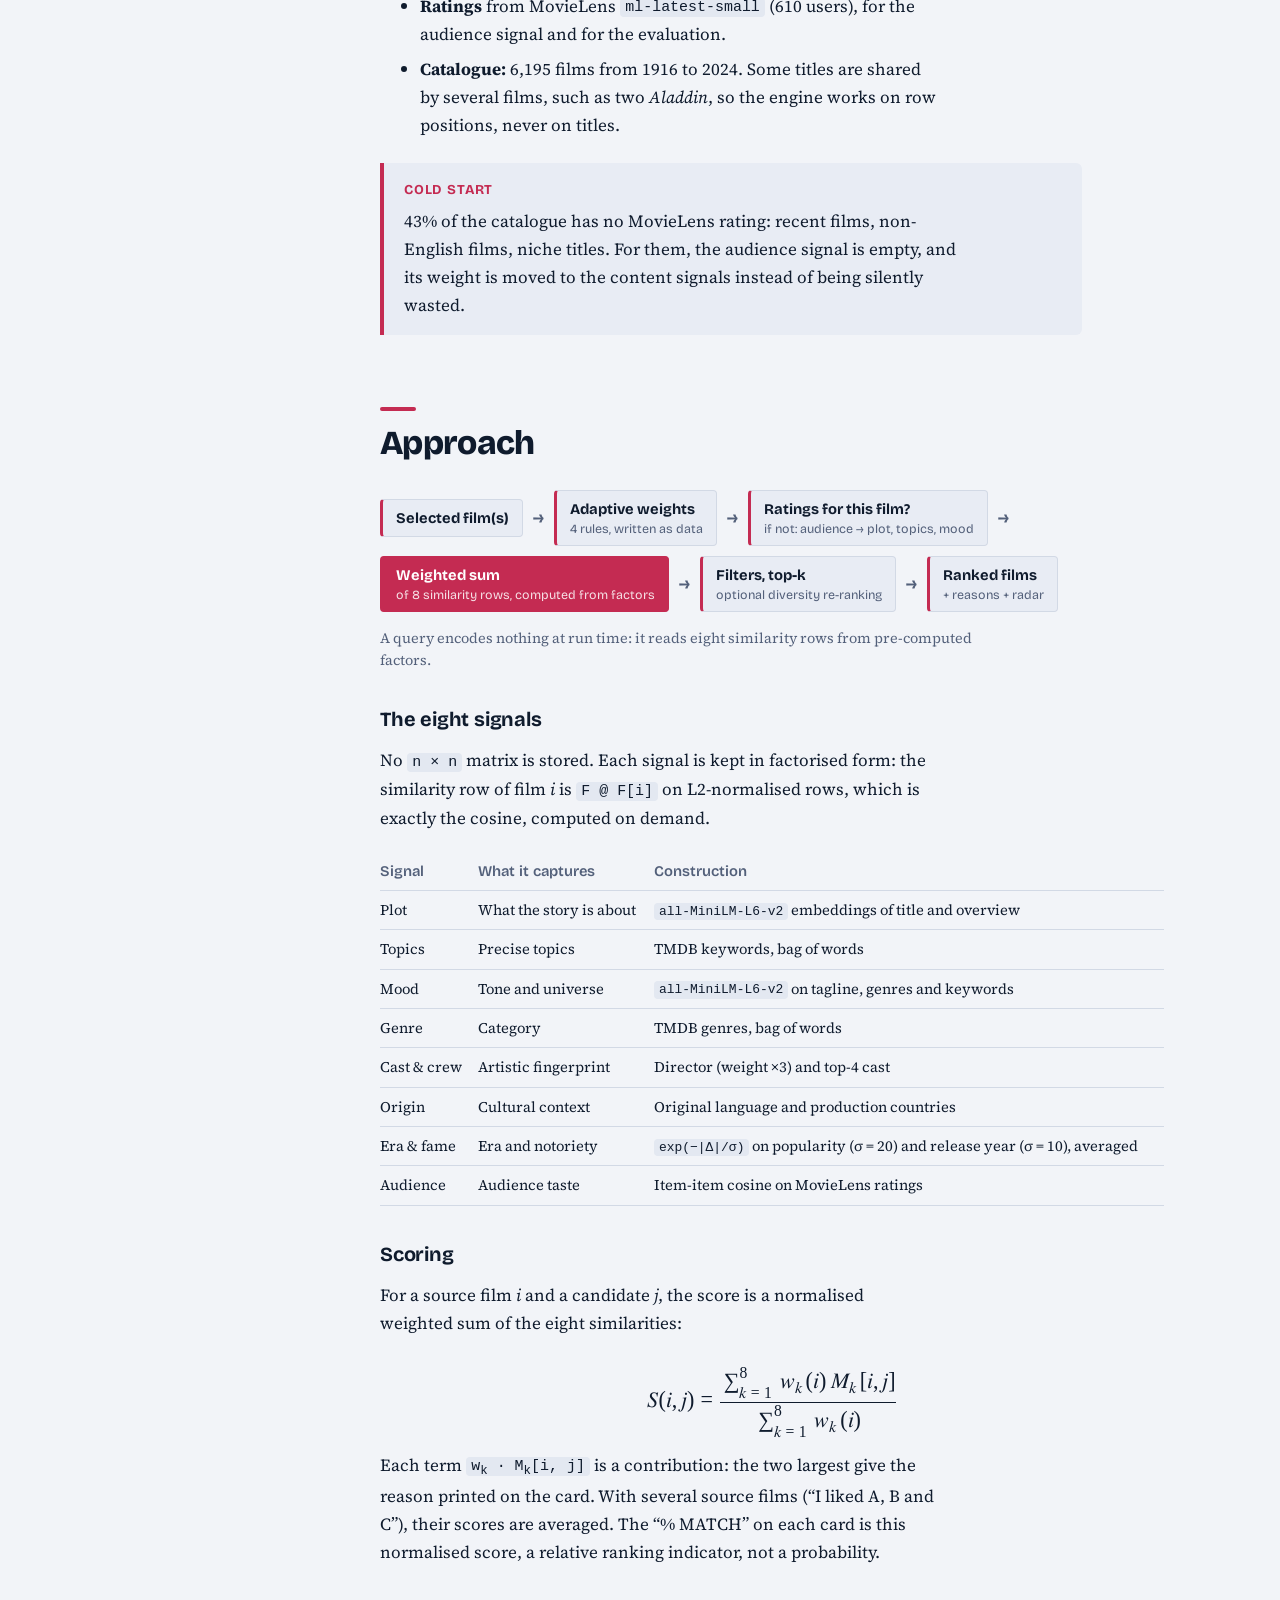
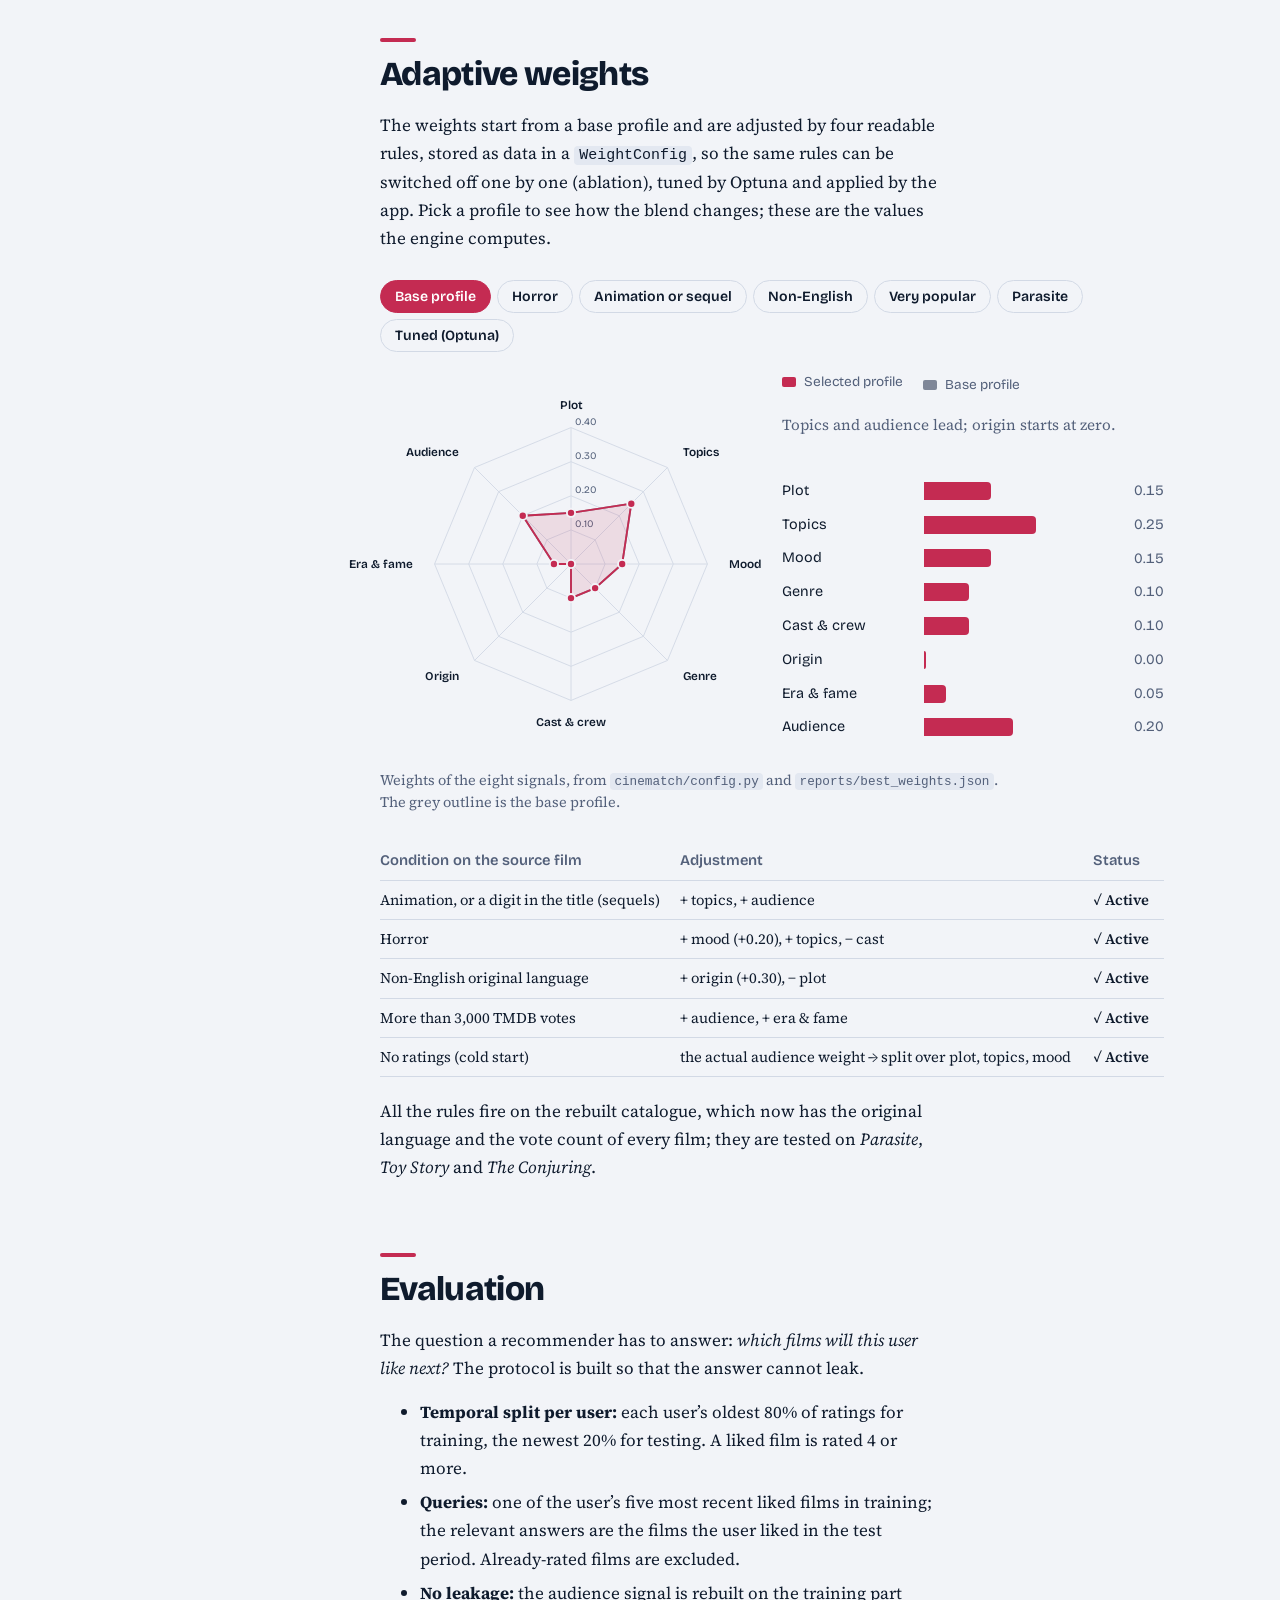
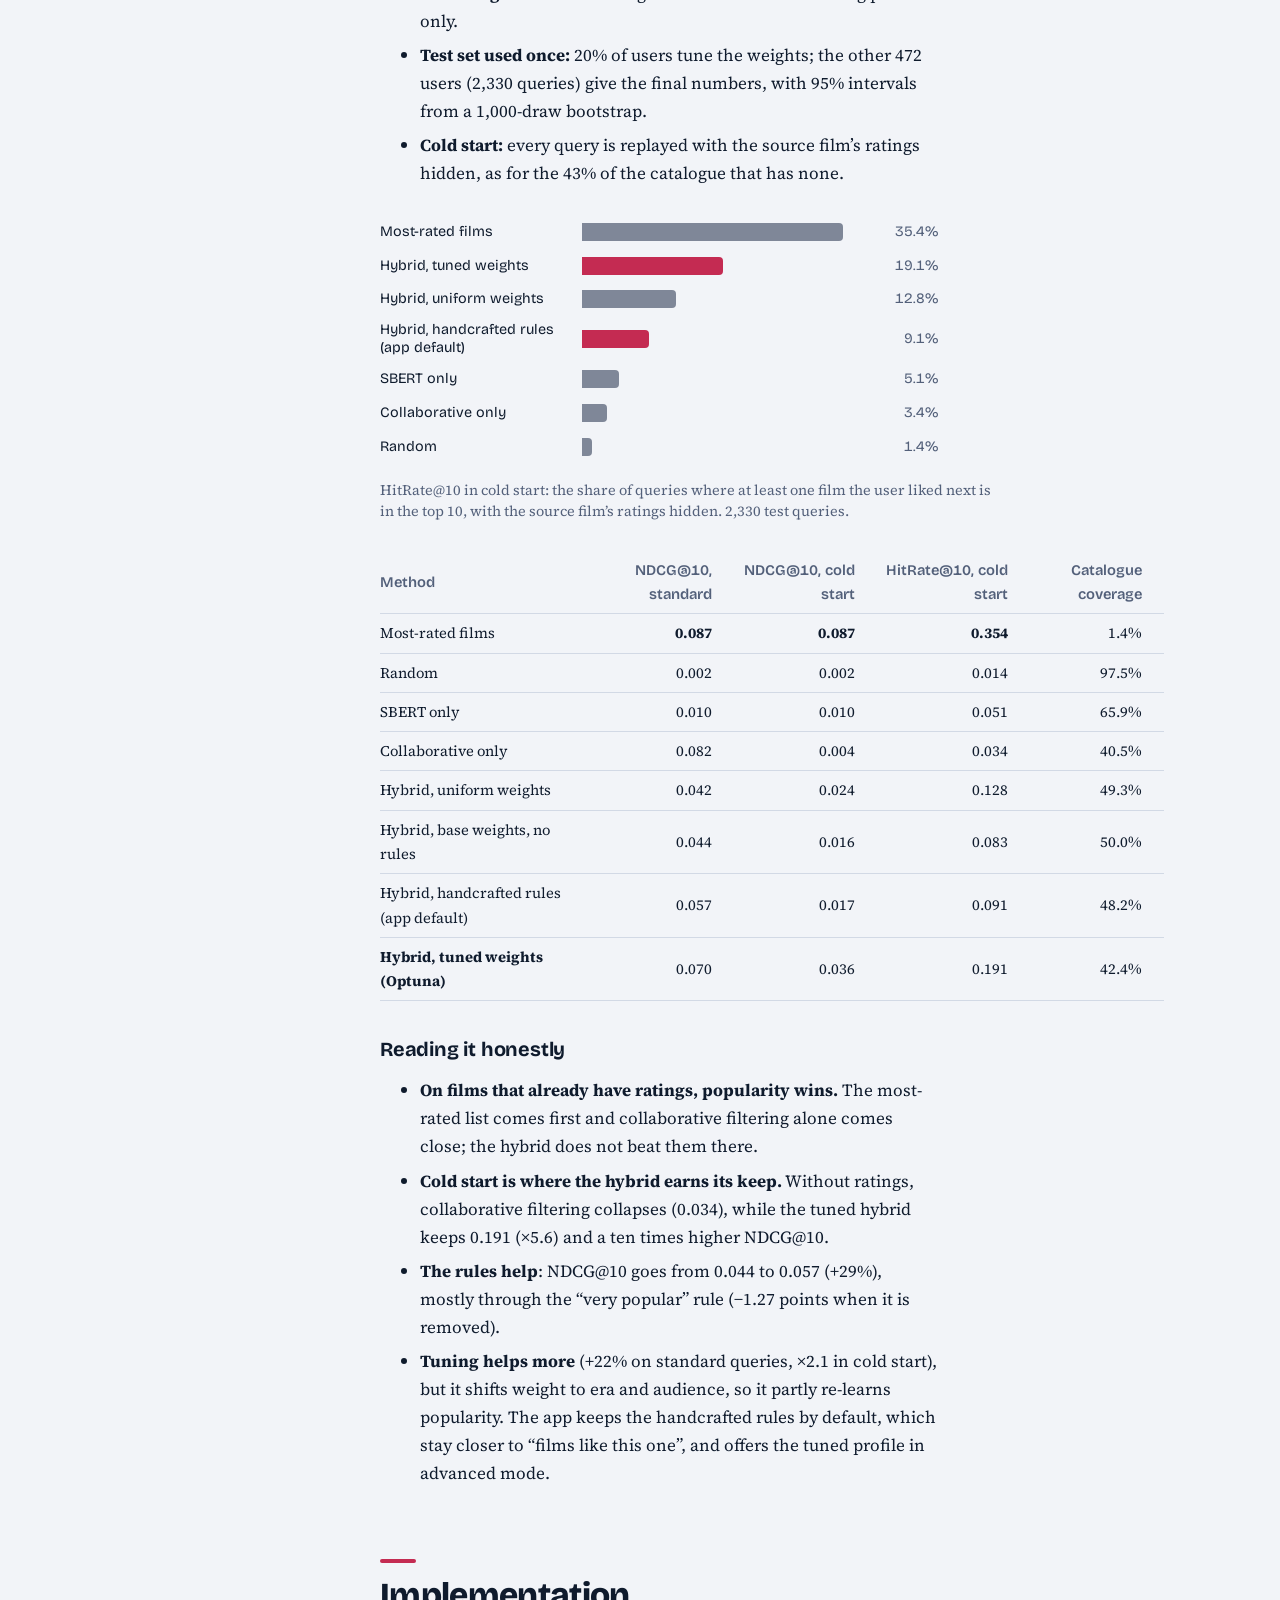
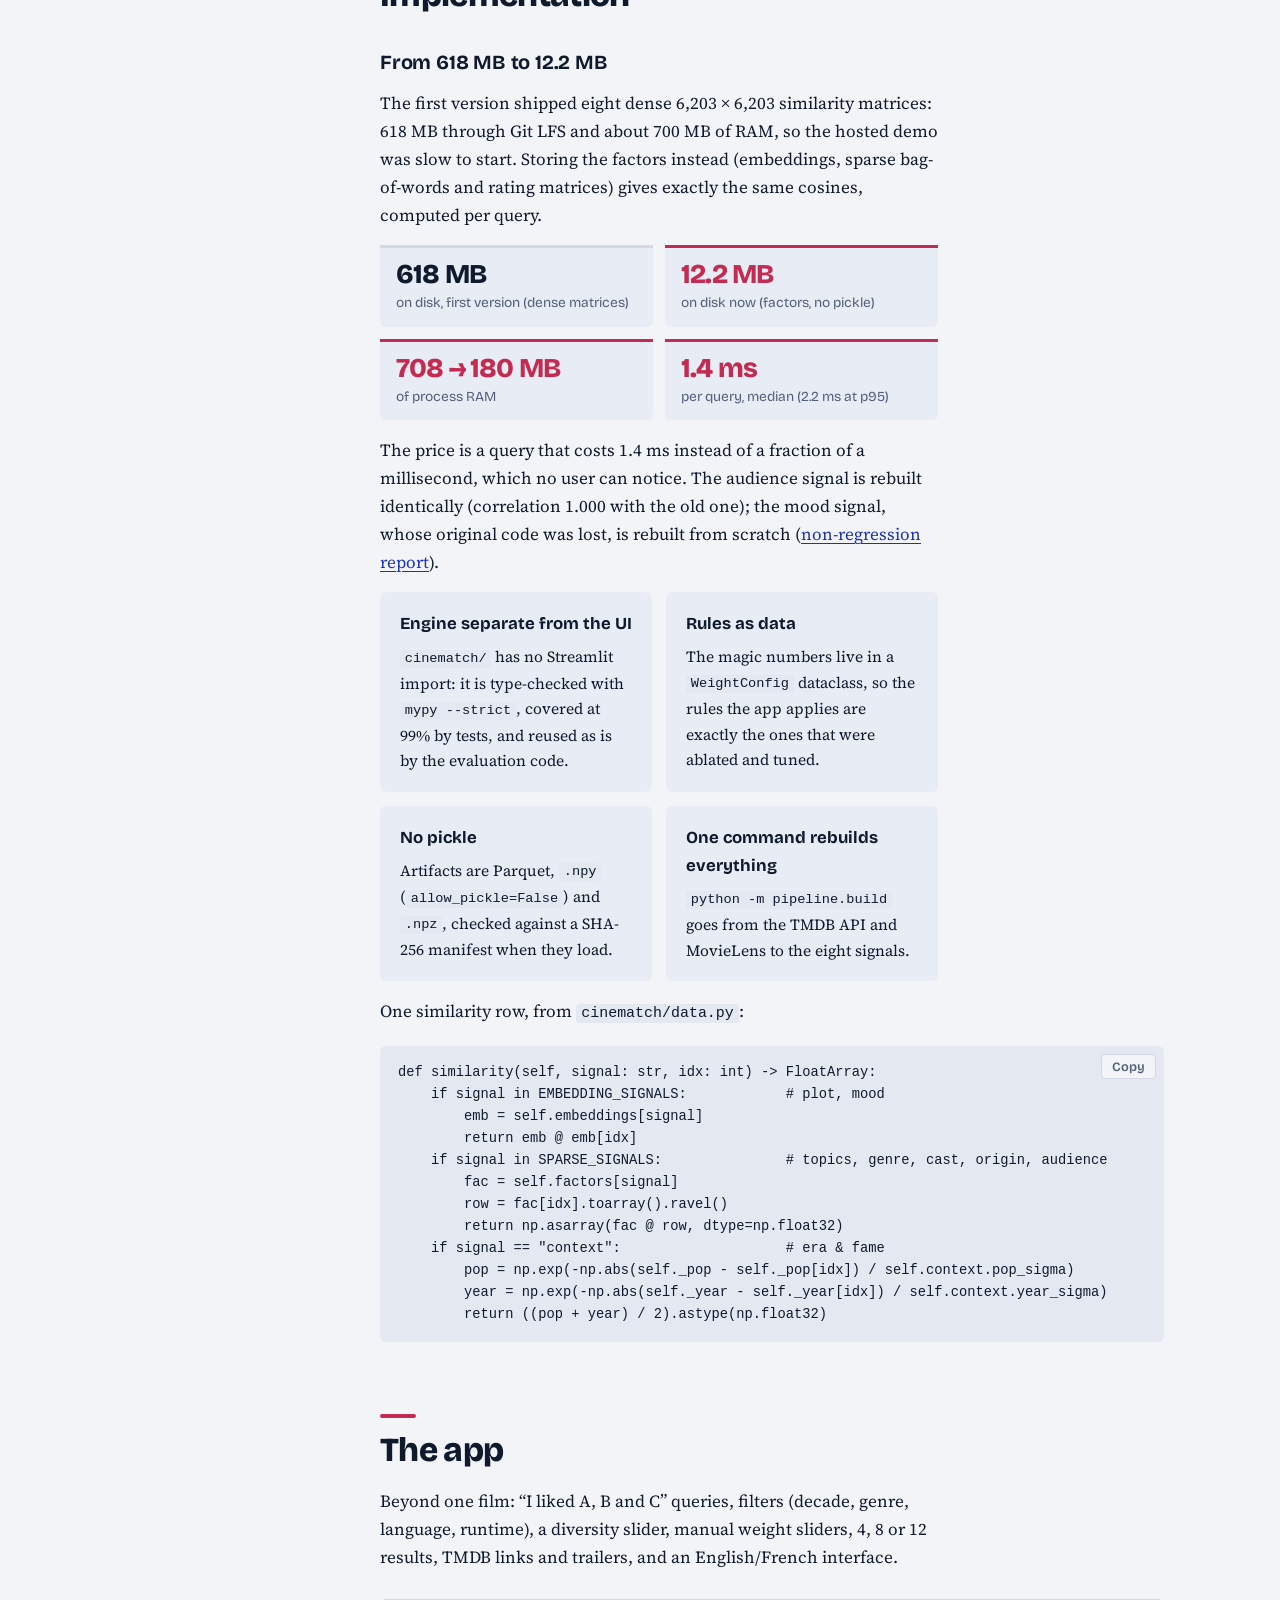
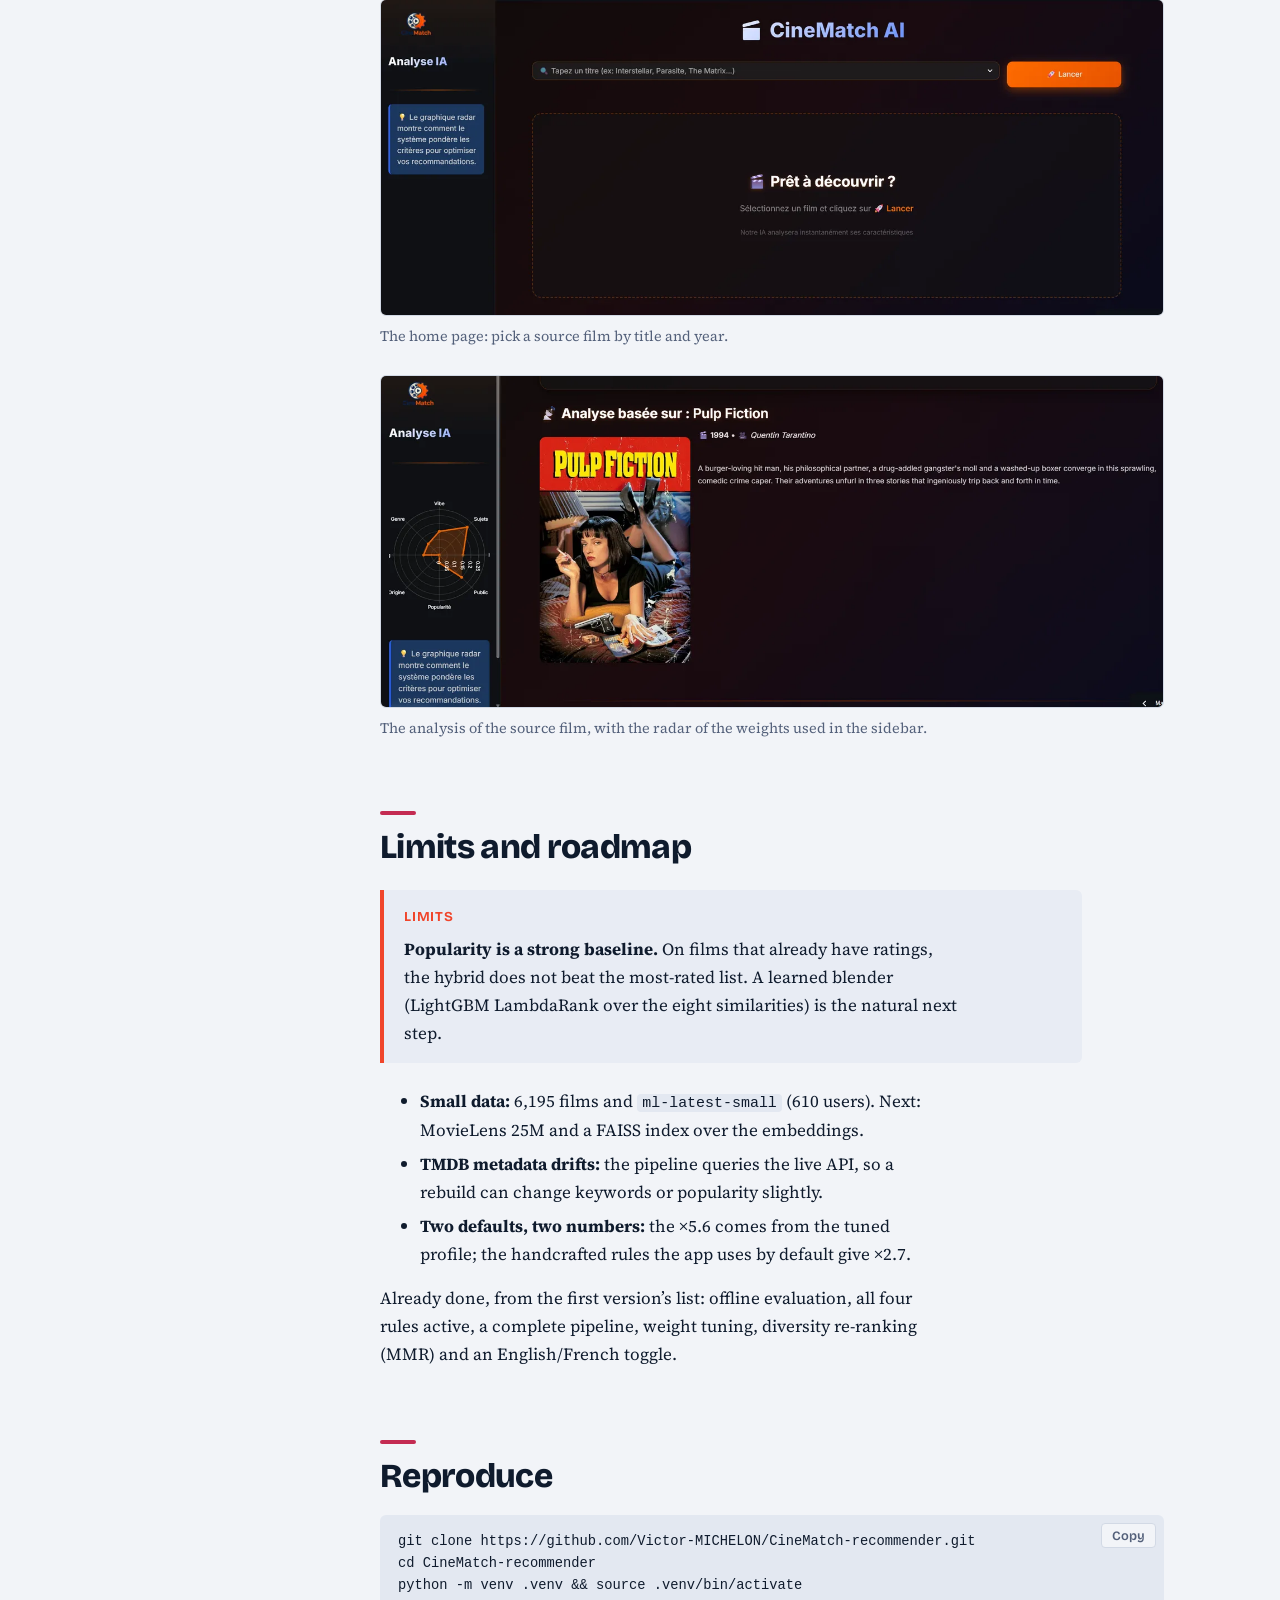
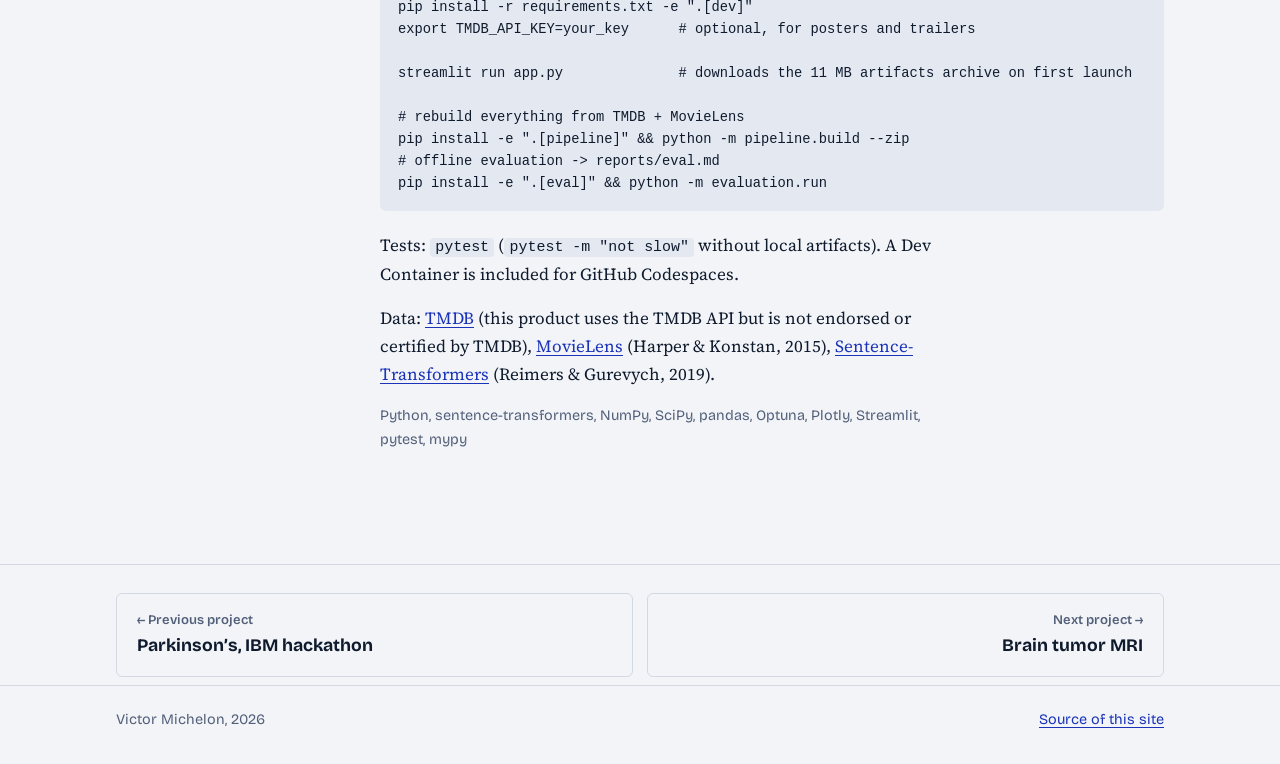
<file: projects/cinematch.html>
<!doctype html>
<html lang="en">
<head>
<meta charset="utf-8">
<meta name="viewport" content="width=device-width, initial-scale=1">
<title data-i18n="title">CineMatch AI, a hybrid film recommendation engine | Victor Michelon</title>
<meta name="description" content="A hybrid film recommendation engine that combines content-based filtering (Sentence-BERT embeddings and metadata) with collaborative filtering, and solves the cold-start problem: on films with no ratings, it finds 5.6 times more films the user went on to like than collaborative filtering, measured offline on MovieLens.">
<link rel="canonical" href="https://victor-michelon.github.io/Victor_MICHELON_Portfolio.github.io/projects/cinematch.html">
<meta property="og:title" content="CineMatch AI, a hybrid film recommendation engine | Victor Michelon">
<meta property="og:description" content="A hybrid film recommendation engine that combines content-based filtering (Sentence-BERT embeddings and metadata) with collaborative filtering, and solves the cold-start problem: on films with no ratings, it finds 5.6 times more films the user went on to like than collaborative filtering, measured offline on MovieLens.">
<meta property="og:type" content="article">
<meta property="og:url" content="https://victor-michelon.github.io/Victor_MICHELON_Portfolio.github.io/projects/cinematch.html">
<meta property="og:image" content="https://victor-michelon.github.io/Victor_MICHELON_Portfolio.github.io/assets/img/og/cinematch.png">
<meta property="og:image:width" content="1200">
<meta property="og:image:height" content="630">
<meta name="twitter:card" content="summary_large_image">
<meta name="theme-color" content="#f2f4f8" media="(prefers-color-scheme: light)">
<meta name="theme-color" content="#0c1220" media="(prefers-color-scheme: dark)">
<script>try{var t=localStorage.getItem("theme");if(t==="light"||t==="dark")document.documentElement.dataset.theme=t}catch(e){}</script>
<link rel="icon" href="data:image/svg+xml,%3Csvg xmlns='http://www.w3.org/2000/svg' viewBox='0 0 32 32'%3E%3Crect width='32' height='32' rx='6' fill='%232442e0'/%3E%3Cpath d='M7 9l5 14 4-9 4 9 5-14' fill='none' stroke='%23fff' stroke-width='3' stroke-linejoin='round' stroke-linecap='round'/%3E%3C/svg%3E">
<link rel="preconnect" href="https://fonts.googleapis.com">
<link rel="preconnect" href="https://fonts.gstatic.com" crossorigin>
<link href="https://fonts.googleapis.com/css2?family=Bricolage+Grotesque:opsz,wght@12..96,500;12..96,600;12..96,700;12..96,800&family=Source+Serif+4:ital,opsz,wght@0,8..60,400;0,8..60,600;1,8..60,400&display=swap" rel="stylesheet">
<link rel="stylesheet" href="../assets/tokens.css">
<link rel="stylesheet" href="../assets/style.css">
<link rel="stylesheet" href="../assets/project.css">
</head>
<body data-project="cinematch">
<a class="skip" href="#content" data-i18n="c.skip">Skip to content</a>

<header class="site-head">
  <div class="wrap">
    <nav aria-label="Main">
      <a href="../index.html#experience" data-i18n="c.experience">Experience</a>
      <a href="../index.html#projects" data-i18n="c.projects">Projects</a>
      <a href="../index.html#about" data-i18n="c.about">About</a>
      <a href="../index.html#contact" data-i18n="c.contact">Contact</a>
      <button class="lang-toggle" type="button" aria-label="Switch language"><span data-lang="en">EN</span><span data-lang="fr">FR</span></button>
      <button class="theme-toggle" type="button" aria-label="Switch theme">
        <svg class="sun" viewBox="0 0 24 24" fill="none" stroke="currentColor" stroke-width="2" stroke-linecap="round" aria-hidden="true"><circle cx="12" cy="12" r="4"/><path d="M12 2v2M12 20v2M4.9 4.9l1.4 1.4M17.7 17.7l1.4 1.4M2 12h2M20 12h2M4.9 19.1l1.4-1.4M17.7 6.3l1.4-1.4"/></svg>
        <svg class="moon" viewBox="0 0 24 24" fill="none" stroke="currentColor" stroke-width="2" stroke-linecap="round" stroke-linejoin="round" aria-hidden="true"><path d="M20 14.5A8 8 0 0 1 9.5 4 8 8 0 1 0 20 14.5z"/></svg>
      </button>
    </nav>
  </div>
</header>

<main>
  <header class="case-head">
    <div class="wrap">
      <a class="back" href="../index.html#projects"><span aria-hidden="true">←</span> <span data-i18n="c.all">All projects</span></a>
      <p class="kicker" data-i18n="kicker">CineMatch AI · Streamlit app · December 2025</p>
      <h1 data-i18n="h1">A hybrid film recommendation engine</h1>
      <p class="lede" data-i18n="lede">CineMatch AI brings together two recommendation architectures that usually work apart. <strong>Content-based filtering</strong> compares films by what they are: Sentence-BERT embeddings of the plot and mood, plus similarities on topics, genre, cast and crew, origin and era. <strong>Collaborative filtering</strong> compares them by who liked them, from MovieLens ratings. The engine blends these eight signals with weights that adapt to each film, and this is what solves the <strong>cold-start problem</strong>: when a film has no ratings, the collaborative weight shifts to its content, so new and niche films are still recommended. Every suggestion explains why it is there, and an offline evaluation on MovieLens measures the gain.</p>
      <ul class="kpis">
        <li><span class="big" data-i18n="k1b">×5.6</span><span class="cap" data-i18n="k1">hits on films with no ratings, against collaborative filtering alone (19.1% vs 3.4%, tuned weights)</span></li>
        <li><span class="big" data-i18n="k2b">12.2 MB</span><span class="cap" data-i18n="k2">of artifacts instead of 618 MB, for exactly the same similarities</span></li>
        <li><span class="big" data-i18n="k3b">1.4 ms</span><span class="cap" data-i18n="k3">per query (median) on a laptop</span></li>
        <li><span class="big" data-i18n="k4b">6,195</span><span class="cap" data-i18n="k4">films, 43% of them with no audience ratings</span></li>
      </ul>
      <div class="actions">
        <a class="btn btn-primary" href="https://cinematch-reco.streamlit.app/" data-i18n="b1">Try the live demo</a>
        <a class="btn" href="https://github.com/Victor-MICHELON/CineMatch-recommender" data-i18n="b2">Code on GitHub</a>
      </div>

      <section class="edge" aria-labelledby="edge-h">
        <p class="label" data-i18n="c.edge">What sets it apart</p>
        <h2 id="edge-h" data-i18n="e.h">It also recommends the films nobody has rated yet</h2>
        <p><strong data-i18n="c.stakes">The stakes.</strong> <span data-i18n="e.stakes">On a platform, a film with no ratings is never recommended, so never watched, so never rated. This is the cold-start problem: new releases and niche films stay invisible. In CineMatch’s catalogue, it concerns 43% of the films.</span></p>
        <div class="versus">
          <div>
            <h3 data-i18n="c.usual">The usual approach</h3>
            <p data-i18n="e.usual">Collaborative filtering: “people who liked this film also liked…”. Very effective when a film has many ratings.</p>
            <p><strong data-i18n="c.breaks">Where it breaks.</strong> <span data-i18n="e.breaks">It has nothing to say about a film with no ratings. The fallback, “same genre, same actor”, finds films that look alike on paper, not on screen.</span></p>
          </div>
          <div class="mine">
            <h3 data-i18n="c.mine">What I did differently</h3>
            <ul>
              <li data-i18n="e.m1">A hybrid engine with <strong>8 signals</strong>: what the plot means (SBERT embeddings), topics, mood, genre, cast and crew, origin, era and audience ratings.</li>
              <li data-i18n="e.m2"><strong>Weights that adapt to each film.</strong> When a film has no ratings, the audience weight is not lost: it moves to plot, topics and mood.</li>
              <li data-i18n="e.m3"><strong>Every suggestion explains itself</strong> (“same director · similar mood”), and a radar shows the weights used.</li>
            </ul>
          </div>
        </div>
        <div class="proof">
          <p class="label" data-i18n="c.proof">The proof</p>
          <span class="big" data-i18n="k1b">×5.6</span>
          <p data-i18n="e.proof">On 2,330 test queries where the source film’s ratings are hidden, collaborative filtering alone puts a film the user really liked next in its top 10 in <strong>3.4%</strong> of cases. The hybrid with tuned weights: <strong>19.1%</strong>. With the handcrafted rules the app uses by default: 9.1% (×2.7). Example: <em>Parasite</em> has no MovieLens rating, and CineMatch suggests <em>The Host</em> and <em>Snowpiercer</em>: same director, same tone.</p>
        </div>
        <p><strong data-i18n="c.notdo">What it does not do.</strong> <span data-i18n="e.notdo">A plain list of the most-rated films still scores higher on this test (35.4%), with or without ratings. But it recommends the same few films to everyone, 1.4% of the catalogue, whatever the starting film; the hybrid’s suggestions reach about half of it.</span></p>
        <p><strong data-i18n="c.shows">What it shows.</strong> <span data-i18n="e.shows">Designing a system for its hard case, then measuring it honestly instead of asserting it.</span></p>
      </section>
    </div>
  </header>

  <div class="wrap case-layout" id="content">
    <nav class="toc" aria-label="On this page" data-i18n-aria="c.toc">
      <p data-i18n="c.onpage">On this page</p>
      <ol>
        <li><a href="#problem" data-i18n="t1">The problem</a></li>
        <li><a href="#data" data-i18n="t2">The data</a></li>
        <li><a href="#approach" data-i18n="t3">Approach</a></li>
        <li><a href="#weights" data-i18n="t4">Adaptive weights</a></li>
        <li><a href="#evaluation" data-i18n="t5">Evaluation</a></li>
        <li><a href="#implementation" data-i18n="t6">Implementation</a></li>
        <li><a href="#app" data-i18n="t7">The app</a></li>
        <li><a href="#limits" data-i18n="t8">Limits and roadmap</a></li>
        <li><a href="#reproduce" data-i18n="t9">Reproduce</a></li>
      </ol>
    </nav>

    <article class="prose">
      <section id="problem" aria-labelledby="problem-h">
        <h2 id="problem-h" data-i18n="t1">The problem</h2>
        <p data-i18n="pb1">Keyword filtering (“same genre, same actor”) misses what makes two films <em>feel</em> alike, while pure collaborative filtering fails on films nobody has rated. CineMatch combines both families of signals and stays <strong>explainable</strong>: each card names the two signals that drove it, and a radar shows the exact weights behind the ranking.</p>
        <p data-i18n="pb2">The hard case first. <em>Parasite</em> (2019) has no rating in MovieLens. CineMatch returns <em>The Host</em>, <em>Snowpiercer</em>, <em>The Gangster, the Cop, the Devil</em> and <em>The Roundup</em>: the first two share its director, Bong Joon-ho, and all four share its origin and its tone. Two rules fire (non-English, very popular) and, since there are no ratings, the audience weight moves to the content signals.</p>
        <p data-i18n="pb3">The easy case, for comparison: <em>Pulp Fiction</em> (1994) has plenty of ratings and returns <em>Reservoir Dogs</em>, <em>Se7en</em>, <em>The Usual Suspects</em> and <em>Kill Bill: Vol. 2</em>.</p>
        <figure>
          <img class="shot" src="../assets/img/cinematch-3.webp" srcset="../assets/img/cinematch-3-800.webp 800w, ../assets/img/cinematch-3.webp 1400w" sizes="(min-width: 1000px) 780px, 100vw" width="1400" height="623" loading="lazy" alt="Four recommendations for Pulp Fiction: Reservoir Dogs, Se7en, The Usual Suspects and Kill Bill: Vol. 2, with their posters">
          <figcaption data-i18n="cap1">Recommendations for <em>Pulp Fiction</em>, a film with plenty of ratings, in the app.</figcaption>
        </figure>
      </section>

      <section id="data" aria-labelledby="data-h">
        <h2 id="data-h" data-i18n="t2">The data</h2>
        <ul>
          <li data-i18n="d1"><strong>Metadata, posters and trailers</strong> from the TMDB API, fetched by the pipeline.</li>
          <li data-i18n="d2"><strong>Ratings</strong> from MovieLens <code>ml-latest-small</code> (610 users), for the audience signal and for the evaluation.</li>
          <li data-i18n="d3"><strong>Catalogue:</strong> 6,195 films from 1916 to 2024. Some titles are shared by several films, such as two <em>Aladdin</em>, so the engine works on row positions, never on titles.</li>
        </ul>
        <div class="callout">
          <span class="label" data-i18n="d4l">Cold start</span>
          <p data-i18n="d4">43% of the catalogue has no MovieLens rating: recent films, non-English films, niche titles. For them, the audience signal is empty, and its weight is moved to the content signals instead of being silently wasted.</p>
        </div>
      </section>

      <section id="approach" aria-labelledby="approach-h">
        <h2 id="approach-h" data-i18n="t3">Approach</h2>
        <figure>
          <ol class="flow" aria-label="Recommendation pipeline" data-i18n-aria="fl">
            <li><span class="box"><b data-i18n="fl1">Selected film(s)</b></span></li>
            <li><span class="box"><b data-i18n="fl2">Adaptive weights</b><small data-i18n="fl2s">4 rules, written as data</small></span></li>
            <li><span class="box"><b data-i18n="fl3">Ratings for this film?</b><small data-i18n="fl3s">if not: audience → plot, topics, mood</small></span></li>
            <li><span class="box is-key"><b data-i18n="fl4">Weighted sum</b><small data-i18n="fl4s">of 8 similarity rows, computed from factors</small></span></li>
            <li><span class="box"><b data-i18n="fl5">Filters, top-k</b><small data-i18n="fl5s">optional diversity re-ranking</small></span></li>
            <li><span class="box"><b data-i18n="fl6">Ranked films</b><small data-i18n="fl6s">+ reasons + radar</small></span></li>
          </ol>
          <figcaption data-i18n="flc">A query encodes nothing at run time: it reads eight similarity rows from pre-computed factors.</figcaption>
        </figure>

        <h3 data-i18n="sig.h">The eight signals</h3>
        <p data-i18n="sig.p">No <code>n × n</code> matrix is stored. Each signal is kept in factorised form: the similarity row of film <em>i</em> is <code>F @ F[i]</code> on L2-normalised rows, which is exactly the cosine, computed on demand.</p>
        <div class="table-scroll">
          <table>
            <thead><tr><th scope="col" data-i18n="sig.c1">Signal</th><th scope="col" data-i18n="sig.c2">What it captures</th><th scope="col" data-i18n="sig.c3">Construction</th></tr></thead>
            <tbody>
              <tr><td data-i18n="s1a">Plot</td><td data-i18n="s1b">What the story is about</td><td data-i18n="s1c"><code>all-MiniLM-L6-v2</code> embeddings of title and overview</td></tr>
              <tr><td data-i18n="s2a">Topics</td><td data-i18n="s2b">Precise topics</td><td data-i18n="s2c">TMDB keywords, bag of words</td></tr>
              <tr><td data-i18n="s3a">Mood</td><td data-i18n="s3b">Tone and universe</td><td data-i18n="s3c"><code>all-MiniLM-L6-v2</code> on tagline, genres and keywords</td></tr>
              <tr><td data-i18n="s4a">Genre</td><td data-i18n="s4b">Category</td><td data-i18n="s4c">TMDB genres, bag of words</td></tr>
              <tr><td data-i18n="s5a">Cast &amp; crew</td><td data-i18n="s5b">Artistic fingerprint</td><td data-i18n="s5c">Director (weight ×3) and top-4 cast</td></tr>
              <tr><td data-i18n="s6a">Origin</td><td data-i18n="s6b">Cultural context</td><td data-i18n="s6c">Original language and production countries</td></tr>
              <tr><td data-i18n="s7a">Era &amp; fame</td><td data-i18n="s7b">Era and notoriety</td><td data-i18n="s7c"><code>exp(−|Δ|/σ)</code> on popularity (σ = 20) and release year (σ = 10), averaged</td></tr>
              <tr><td data-i18n="s8a">Audience</td><td data-i18n="s8b">Audience taste</td><td data-i18n="s8c">Item-item cosine on MovieLens ratings</td></tr>
            </tbody>
          </table>
        </div>

        <h3 data-i18n="sc.h">Scoring</h3>
        <p data-i18n="sc.p1">For a source film <em>i</em> and a candidate <em>j</em>, the score is a normalised weighted sum of the eight similarities:</p>
        <div class="formula">
          <math display="block"><mrow><mi>S</mi><mo stretchy="false">(</mo><mi>i</mi><mo>,</mo><mi>j</mi><mo stretchy="false">)</mo><mo>=</mo><mfrac><mrow><munderover><mo>∑</mo><mrow><mi>k</mi><mo>=</mo><mn>1</mn></mrow><mn>8</mn></munderover><msub><mi>w</mi><mi>k</mi></msub><mo stretchy="false">(</mo><mi>i</mi><mo stretchy="false">)</mo><mspace width="0.2em"/><msub><mi>M</mi><mi>k</mi></msub><mo stretchy="false">[</mo><mi>i</mi><mo>,</mo><mi>j</mi><mo stretchy="false">]</mo></mrow><mrow><munderover><mo>∑</mo><mrow><mi>k</mi><mo>=</mo><mn>1</mn></mrow><mn>8</mn></munderover><msub><mi>w</mi><mi>k</mi></msub><mo stretchy="false">(</mo><mi>i</mi><mo stretchy="false">)</mo></mrow></mfrac></mrow></math>
        </div>
        <p data-i18n="sc.p2">Each term <code>w<sub>k</sub> · M<sub>k</sub>[i, j]</code> is a contribution: the two largest give the reason printed on the card. With several source films (“I liked A, B and C”), their scores are averaged. The “% MATCH” on each card is this normalised score, a relative ranking indicator, not a probability.</p>
      </section>

      <section id="weights" aria-labelledby="weights-h">
        <h2 id="weights-h" data-i18n="t4">Adaptive weights</h2>
        <p data-i18n="w1">The weights start from a base profile and are adjusted by four readable rules, stored as data in a <code>WeightConfig</code>, so the same rules can be switched off one by one (ablation), tuned by Optuna and applied by the app. Pick a profile to see how the blend changes; these are the values the engine computes.</p>
        <figure>
          <div class="chart" data-chart="radar" data-src="weights-data"></div>
          <figcaption data-i18n="wcap">Weights of the eight signals, from <code>cinematch/config.py</code> and <code>reports/best_weights.json</code>. The grey outline is the base profile.</figcaption>
        </figure>
        <script type="application/json" id="weights-data">{"label": "Radar of the eight signal weights", "format": "dec2", "max": 0.4, "rings": [0.1, 0.2, 0.3, 0.4], "base": "base",
          "axes": ["Plot", "Topics", "Mood", "Genre", "Cast & crew", "Origin", "Era & fame", "Audience"],
          "profiles": {
            "base": {"label": "Base profile", "weights": [0.15, 0.25, 0.15, 0.10, 0.10, 0.00, 0.05, 0.20], "note": "Topics and audience lead; origin starts at zero."},
            "horror": {"label": "Horror", "weights": [0.15, 0.35, 0.35, 0.10, 0.05, 0.00, 0.05, 0.20], "note": "Mood +0.20 and topics +0.10, cast −0.05: tone matters more than who is in it (The Conjuring)."},
            "franchise": {"label": "Animation or sequel", "weights": [0.15, 0.40, 0.15, 0.10, 0.10, 0.00, 0.05, 0.30], "note": "Topics +0.15 and audience +0.10, for animation or a title with a digit in it (Toy Story)."},
            "foreign": {"label": "Non-English", "weights": [0.05, 0.25, 0.15, 0.10, 0.10, 0.30, 0.05, 0.20], "note": "Origin +0.30 and plot −0.10: language and country carry the cultural context."},
            "popular": {"label": "Very popular", "weights": [0.15, 0.25, 0.15, 0.10, 0.10, 0.00, 0.10, 0.35], "note": "More than 3,000 TMDB votes: audience +0.15 and era & fame +0.05. The rule that helps most (ablation)."},
            "parasite": {"label": "Parasite", "weights": [0.1667, 0.3667, 0.2667, 0.10, 0.10, 0.30, 0.10, 0.00], "note": "Non-English and very popular, but no MovieLens rating: the audience weight (0.35) is split equally between plot, topics and mood."},
            "tuned": {"label": "Tuned (Optuna)", "weights": [0.0257, 0.1688, 0.0162, 0.0142, 0.0437, 0.0581, 0.3944, 0.2789], "note": "Base weights found by 200 Optuna trials on the validation users: much more era & fame and audience. One click away in the app’s advanced mode."}
          },
          "fr": {"label": "Radar des poids des huit signaux",
            "axes": ["Synopsis", "Sujets", "Ambiance", "Genre", "Équipe", "Origine", "Époque", "Public"],
            "profiles": {
              "base": {"label": "Profil de base", "note": "Sujets et public en tête ; l’origine part de zéro."},
              "horror": {"label": "Horreur", "note": "Ambiance +0,20 et sujets +0,10, équipe −0,05 : le ton compte plus que la distribution (The Conjuring)."},
              "franchise": {"label": "Animation ou suite", "note": "Sujets +0,15 et public +0,10, pour l’animation ou un titre qui contient un chiffre (Toy Story)."},
              "foreign": {"label": "Hors anglais", "note": "Origine +0,30 et synopsis −0,10 : la langue et le pays portent le contexte culturel."},
              "popular": {"label": "Très populaire", "note": "Plus de 3 000 votes TMDB : public +0,15 et époque +0,05. C’est la règle qui aide le plus (ablation)."},
              "parasite": {"label": "Parasite", "note": "Hors anglais et très populaire, mais sans note MovieLens : le poids du public (0,35) est réparti à parts égales entre synopsis, sujets et ambiance."},
              "tuned": {"label": "Optimisé (Optuna)", "note": "Poids de base trouvés par 200 essais Optuna sur les utilisateurs de validation : beaucoup plus d’époque et de public. À un clic dans le mode avancé de l’application."}
            }}}</script>
        <div class="table-scroll">
          <table>
            <thead><tr><th scope="col" data-i18n="r.c1">Condition on the source film</th><th scope="col" data-i18n="r.c2">Adjustment</th><th scope="col" data-i18n="r.c3">Status</th></tr></thead>
            <tbody>
              <tr><td data-i18n="r1a">Animation, or a digit in the title (sequels)</td><td data-i18n="r1b">+ topics, + audience</td><td><span class="check"><span aria-hidden="true">✓ </span><span data-i18n="on">Active</span></span></td></tr>
              <tr><td data-i18n="r2a">Horror</td><td data-i18n="r2b">+ mood (+0.20), + topics, − cast</td><td><span class="check"><span aria-hidden="true">✓ </span><span data-i18n="on">Active</span></span></td></tr>
              <tr><td data-i18n="r3a">Non-English original language</td><td data-i18n="r3b">+ origin (+0.30), − plot</td><td><span class="check"><span aria-hidden="true">✓ </span><span data-i18n="on">Active</span></span></td></tr>
              <tr><td data-i18n="r4a">More than 3,000 TMDB votes</td><td data-i18n="r4b">+ audience, + era &amp; fame</td><td><span class="check"><span aria-hidden="true">✓ </span><span data-i18n="on">Active</span></span></td></tr>
              <tr><td data-i18n="r5a">No ratings (cold start)</td><td data-i18n="r5b">the actual audience weight → split over plot, topics, mood</td><td><span class="check"><span aria-hidden="true">✓ </span><span data-i18n="on">Active</span></span></td></tr>
            </tbody>
          </table>
        </div>
        <p data-i18n="w2">All the rules fire on the rebuilt catalogue, which now has the original language and the vote count of every film; they are tested on <em>Parasite</em>, <em>Toy Story</em> and <em>The Conjuring</em>.</p>
      </section>

      <section id="evaluation" aria-labelledby="evaluation-h">
        <h2 id="evaluation-h" data-i18n="t5">Evaluation</h2>
        <p data-i18n="ev1">The question a recommender has to answer: <em>which films will this user like next?</em> The protocol is built so that the answer cannot leak.</p>
        <ul>
          <li data-i18n="ev2"><strong>Temporal split per user:</strong> each user’s oldest 80% of ratings for training, the newest 20% for testing. A liked film is rated 4 or more.</li>
          <li data-i18n="ev3"><strong>Queries:</strong> one of the user’s five most recent liked films in training; the relevant answers are the films the user liked in the test period. Already-rated films are excluded.</li>
          <li data-i18n="ev4"><strong>No leakage:</strong> the audience signal is rebuilt on the training part only.</li>
          <li data-i18n="ev5"><strong>Test set used once:</strong> 20% of users tune the weights; the other 472 users (2,330 queries) give the final numbers, with 95% intervals from a 1,000-draw bootstrap.</li>
          <li data-i18n="ev6"><strong>Cold start:</strong> every query is replayed with the source film’s ratings hidden, as for the 43% of the catalogue that has none.</li>
        </ul>
        <figure>
          <div class="chart" data-chart="bars" data-src="eval-data"></div>
          <figcaption data-i18n="evcap">HitRate@10 in cold start: the share of queries where at least one film the user liked next is in the top 10, with the source film’s ratings hidden. 2,330 test queries.</figcaption>
        </figure>
        <script type="application/json" id="eval-data">{"format": "pct1", "max": 0.4, "valueName": "HitRate@10", "items": [
          {"label": "Most-rated films", "value": 0.354, "muted": true, "note": "Same list for everyone: 1.4% of the catalogue"},
          {"label": "Hybrid, tuned weights", "value": 0.191, "note": "×5.6 against collaborative only"},
          {"label": "Hybrid, uniform weights", "value": 0.128, "muted": true},
          {"label": "Hybrid, handcrafted rules (app default)", "value": 0.091, "note": "×2.7 against collaborative only"},
          {"label": "SBERT only", "value": 0.051, "muted": true},
          {"label": "Collaborative only", "value": 0.034, "muted": true, "note": "No ratings, nothing to say"},
          {"label": "Random", "value": 0.014, "muted": true}],
          "fr": {"items": [
            {"label": "Films les plus notés", "note": "La même liste pour tout le monde : 1,4 % du catalogue"},
            {"label": "Hybride, poids optimisés", "note": "×5,6 face au collaboratif seul"},
            {"label": "Hybride, poids uniformes"},
            {"label": "Hybride, règles manuelles (défaut de l’app)", "note": "×2,7 face au collaboratif seul"},
            {"label": "SBERT seul"},
            {"label": "Collaboratif seul", "note": "Sans note, rien à dire"},
            {"label": "Aléatoire"}]}}</script>
        <div class="table-scroll">
          <table>
            <thead><tr><th scope="col" data-i18n="et.c1">Method</th><th scope="col" class="num" data-i18n="et.c2">NDCG@10, standard</th><th scope="col" class="num" data-i18n="et.c3">NDCG@10, cold start</th><th scope="col" class="num" data-i18n="et.c4">HitRate@10, cold start</th><th scope="col" class="num" data-i18n="et.c5">Catalogue coverage</th></tr></thead>
            <tbody>
              <tr><td data-i18n="et1">Most-rated films</td><td class="num"><strong>0.087</strong></td><td class="num"><strong>0.087</strong></td><td class="num"><strong>0.354</strong></td><td class="num">1.4%</td></tr>
              <tr><td data-i18n="et2">Random</td><td class="num">0.002</td><td class="num">0.002</td><td class="num">0.014</td><td class="num">97.5%</td></tr>
              <tr><td data-i18n="et3">SBERT only</td><td class="num">0.010</td><td class="num">0.010</td><td class="num">0.051</td><td class="num">65.9%</td></tr>
              <tr><td data-i18n="et4">Collaborative only</td><td class="num">0.082</td><td class="num">0.004</td><td class="num">0.034</td><td class="num">40.5%</td></tr>
              <tr><td data-i18n="et5">Hybrid, uniform weights</td><td class="num">0.042</td><td class="num">0.024</td><td class="num">0.128</td><td class="num">49.3%</td></tr>
              <tr><td data-i18n="et6">Hybrid, base weights, no rules</td><td class="num">0.044</td><td class="num">0.016</td><td class="num">0.083</td><td class="num">50.0%</td></tr>
              <tr><td data-i18n="et7">Hybrid, handcrafted rules (app default)</td><td class="num">0.057</td><td class="num">0.017</td><td class="num">0.091</td><td class="num">48.2%</td></tr>
              <tr><td data-i18n="et8"><strong>Hybrid, tuned weights (Optuna)</strong></td><td class="num">0.070</td><td class="num">0.036</td><td class="num">0.191</td><td class="num">42.4%</td></tr>
            </tbody>
          </table>
        </div>
        <h3 data-i18n="rd.h">Reading it honestly</h3>
        <ul>
          <li data-i18n="rd1"><strong>On films that already have ratings, popularity wins.</strong> The most-rated list comes first and collaborative filtering alone comes close; the hybrid does not beat them there.</li>
          <li data-i18n="rd2"><strong>Cold start is where the hybrid earns its keep.</strong> Without ratings, collaborative filtering collapses (0.034), while the tuned hybrid keeps 0.191 (×5.6) and a ten times higher NDCG@10.</li>
          <li data-i18n="rd3"><strong>The rules help</strong>: NDCG@10 goes from 0.044 to 0.057 (+29%), mostly through the “very popular” rule (−1.27 points when it is removed).</li>
          <li data-i18n="rd4"><strong>Tuning helps more</strong> (+22% on standard queries, ×2.1 in cold start), but it shifts weight to era and audience, so it partly re-learns popularity. The app keeps the handcrafted rules by default, which stay closer to “films like this one”, and offers the tuned profile in advanced mode.</li>
        </ul>
      </section>

      <section id="implementation" aria-labelledby="implementation-h">
        <h2 id="implementation-h" data-i18n="t6">Implementation</h2>
        <h3 data-i18n="im.h">From 618 MB to 12.2 MB</h3>
        <p data-i18n="im.p">The first version shipped eight dense 6,203 × 6,203 similarity matrices: 618 MB through Git LFS and about 700 MB of RAM, so the hosted demo was slow to start. Storing the factors instead (embeddings, sparse bag-of-words and rating matrices) gives exactly the same cosines, computed per query.</p>
        <ul class="duo">
          <li><span class="big" data-i18n="du1b">618 MB</span><span class="cap" data-i18n="du1">on disk, first version (dense matrices)</span></li>
          <li class="win"><span class="big" data-i18n="du2b">12.2 MB</span><span class="cap" data-i18n="du2">on disk now (factors, no pickle)</span></li>
          <li class="win"><span class="big" data-i18n="du3b">708 → 180 MB</span><span class="cap" data-i18n="du3">of process RAM</span></li>
          <li class="win"><span class="big" data-i18n="du4b">1.4 ms</span><span class="cap" data-i18n="du4">per query, median (2.2 ms at p95)</span></li>
        </ul>
        <p data-i18n="im.p2">The price is a query that costs 1.4 ms instead of a fraction of a millisecond, which no user can notice. The audience signal is rebuilt identically (correlation 1.000 with the old one); the mood signal, whose original code was lost, is rebuilt from scratch (<a href="https://github.com/Victor-MICHELON/CineMatch-recommender/blob/main/reports/regression.md">non-regression report</a>).</p>
        <ul class="cards">
          <li><strong data-i18n="c1h">Engine separate from the UI</strong><p data-i18n="c1p"><code>cinematch/</code> has no Streamlit import: it is type-checked with <code>mypy --strict</code>, covered at 99% by tests, and reused as is by the evaluation code.</p></li>
          <li><strong data-i18n="c2h">Rules as data</strong><p data-i18n="c2p">The magic numbers live in a <code>WeightConfig</code> dataclass, so the rules the app applies are exactly the ones that were ablated and tuned.</p></li>
          <li><strong data-i18n="c3h">No pickle</strong><p data-i18n="c3p">Artifacts are Parquet, <code>.npy</code> (<code>allow_pickle=False</code>) and <code>.npz</code>, checked against a SHA-256 manifest when they load.</p></li>
          <li><strong data-i18n="c4h">One command rebuilds everything</strong><p data-i18n="c4p"><code>python -m pipeline.build</code> goes from the TMDB API and MovieLens to the eight signals.</p></li>
        </ul>
        <p data-i18n="im.code">One similarity row, from <code>cinematch/data.py</code>:</p>
        <div class="code"><pre><code>def similarity(self, signal: str, idx: int) -&gt; FloatArray:
    if signal in EMBEDDING_SIGNALS:            # plot, mood
        emb = self.embeddings[signal]
        return emb @ emb[idx]
    if signal in SPARSE_SIGNALS:               # topics, genre, cast, origin, audience
        fac = self.factors[signal]
        row = fac[idx].toarray().ravel()
        return np.asarray(fac @ row, dtype=np.float32)
    if signal == "context":                    # era &amp; fame
        pop = np.exp(-np.abs(self._pop - self._pop[idx]) / self.context.pop_sigma)
        year = np.exp(-np.abs(self._year - self._year[idx]) / self.context.year_sigma)
        return ((pop + year) / 2).astype(np.float32)</code></pre></div>
      </section>

      <section id="app" aria-labelledby="app-h">
        <h2 id="app-h" data-i18n="t7">The app</h2>
        <p data-i18n="ap1">Beyond one film: “I liked A, B and C” queries, filters (decade, genre, language, runtime), a diversity slider, manual weight sliders, 4, 8 or 12 results, TMDB links and trailers, and an English/French interface.</p>
        <figure>
          <img class="shot" src="../assets/img/cinematch-1.webp" width="1400" height="563" loading="lazy" alt="CineMatch home page with the film search box">
          <figcaption data-i18n="ap2">The home page: pick a source film by title and year.</figcaption>
        </figure>
        <figure>
          <img class="shot" src="../assets/img/cinematch-2.webp" width="1400" height="592" loading="lazy" alt="Analysis of the source film Pulp Fiction, with the radar of signal weights in the sidebar">
          <figcaption data-i18n="ap3">The analysis of the source film, with the radar of the weights used in the sidebar.</figcaption>
        </figure>
      </section>

      <section id="limits" aria-labelledby="limits-h">
        <h2 id="limits-h" data-i18n="t8">Limits and roadmap</h2>
        <div class="callout callout-limit">
          <span class="label" data-i18n="lm.l">Limits</span>
          <p data-i18n="lm.p"><strong>Popularity is a strong baseline.</strong> On films that already have ratings, the hybrid does not beat the most-rated list. A learned blender (LightGBM LambdaRank over the eight similarities) is the natural next step.</p>
        </div>
        <ul>
          <li data-i18n="lm1"><strong>Small data:</strong> 6,195 films and <code>ml-latest-small</code> (610 users). Next: MovieLens 25M and a FAISS index over the embeddings.</li>
          <li data-i18n="lm2"><strong>TMDB metadata drifts:</strong> the pipeline queries the live API, so a rebuild can change keywords or popularity slightly.</li>
          <li data-i18n="lm3"><strong>Two defaults, two numbers:</strong> the ×5.6 comes from the tuned profile; the handcrafted rules the app uses by default give ×2.7.</li>
        </ul>
        <p data-i18n="lm4">Already done, from the first version’s list: offline evaluation, all four rules active, a complete pipeline, weight tuning, diversity re-ranking (MMR) and an English/French toggle.</p>
      </section>

      <section id="reproduce" aria-labelledby="reproduce-h">
        <h2 id="reproduce-h" data-i18n="t9">Reproduce</h2>
        <div class="code"><pre><code>git clone https://github.com/Victor-MICHELON/CineMatch-recommender.git
cd CineMatch-recommender
python -m venv .venv &amp;&amp; source .venv/bin/activate
pip install -r requirements.txt -e ".[dev]"
export TMDB_API_KEY=your_key      # optional, for posters and trailers

streamlit run app.py              # downloads the 11 MB artifacts archive on first launch

# rebuild everything from TMDB + MovieLens
pip install -e ".[pipeline]" &amp;&amp; python -m pipeline.build --zip
# offline evaluation -&gt; reports/eval.md
pip install -e ".[eval]" &amp;&amp; python -m evaluation.run</code></pre></div>
        <p data-i18n="rp1">Tests: <code>pytest</code> (<code>pytest -m "not slow"</code> without local artifacts). A Dev Container is included for GitHub Codespaces.</p>
        <p data-i18n="rp2">Data: <a href="https://www.themoviedb.org/">TMDB</a> (this product uses the TMDB API but is not endorsed or certified by TMDB), <a href="https://grouplens.org/datasets/movielens/">MovieLens</a> (Harper &amp; Konstan, 2015), <a href="https://www.sbert.net/">Sentence-Transformers</a> (Reimers &amp; Gurevych, 2019).</p>
        <p class="stack">Python, sentence-transformers, NumPy, SciPy, pandas, Optuna, Plotly, Streamlit, pytest, mypy</p>
      </section>
    </article>
  </div>

  <nav class="case-nav" aria-label="Other projects" data-i18n-aria="c.others">
    <div class="wrap">
      <a class="prev" href="parkinson.html"><span class="dir" data-i18n="c.prev">← Previous project</span><span class="name" data-i18n="nav.prev">Parkinson’s, IBM hackathon</span></a>
      <a class="next" href="brain-tumor.html"><span class="dir" data-i18n="c.next">Next project →</span><span class="name" data-i18n="nav.next">Brain tumor MRI</span></a>
    </div>
  </nav>
</main>

<footer class="site-foot">
  <div class="wrap">
    <span>Victor Michelon, 2026</span>
    <a href="https://github.com/Victor-MICHELON/Victor_MICHELON_Portfolio.github.io" data-i18n="c.source">Source of this site</a>
  </div>
</footer>

<script>
window.I18N_FR = {
  "title": `CineMatch AI, moteur de recommandation hybride de films | Victor Michelon`,
  "kicker": `CineMatch AI · application Streamlit · décembre 2025`,
  "h1": `Moteur de recommandation hybride de films`,
  "lede": `CineMatch AI réunit deux architectures de recommandation qui fonctionnent d’habitude séparément. Le <strong>filtrage par contenu</strong> compare les films sur ce qu’ils sont : embeddings Sentence-BERT du synopsis et de l’ambiance, et similarités sur les thèmes, le genre, l’équipe, l’origine et l’époque. Le <strong>filtrage collaboratif</strong> les compare sur qui les a aimés, à partir des notes MovieLens. Le moteur combine ces huit signaux avec des poids qui s’adaptent à chaque film, et c’est ce qui résout le <strong>problème du cold start</strong> : quand un film n’a aucune note, le poids du collaboratif passe à son contenu, si bien que les nouveautés et les films de niche sont quand même recommandés. Chaque suggestion explique pourquoi elle est là, et une évaluation hors ligne sur MovieLens mesure le gain.`,
  "k1b": `×5,6`,
  "k1": `de recommandations pertinentes sur les films sans note, face au filtrage collaboratif seul (19,1 % contre 3,4 %, poids optimisés)`,
  "k2b": `12,2 Mo`,
  "k2": `d’artefacts au lieu de 618 Mo, pour exactement les mêmes similarités`,
  "k3b": `1,4 ms`,
  "k3": `par requête (médiane) sur un ordinateur portable`,
  "k4b": `6 195`,
  "k4": `films, dont 43 % sans aucune note du public`,
  "b1": `Essayer la démo`,
  "b2": `Code sur GitHub`,

  "e.h": `Il recommande aussi les films que personne n’a encore notés`,
  "e.stakes": `Sur une plateforme, un film sans notes n’est jamais recommandé, donc jamais vu, donc jamais noté. C’est le problème du <em>cold start</em> : les nouveautés et les films de niche restent invisibles. Dans le catalogue de CineMatch, il touche 43 % des films.`,
  "e.usual": `Le filtrage collaboratif : « les gens qui ont aimé ce film ont aussi aimé… ». Très efficace quand un film a beaucoup de notes.`,
  "e.breaks": `Il n’a rien à dire sur un film qui n’en a aucune. L’alternative, « même genre, même acteur », trouve des films qui se ressemblent sur le papier, pas à l’écran.`,
  "e.m1": `Un moteur hybride à <strong>8 signaux</strong> : le sens du synopsis (embeddings SBERT), les thèmes, l’ambiance, le genre, l’équipe artistique, l’origine, l’époque et les notes du public.`,
  "e.m2": `<strong>Des poids qui s’adaptent à chaque film.</strong> Quand un film n’a pas de notes, le poids du signal « public » n’est pas perdu : il passe au synopsis, aux thèmes et à l’ambiance.`,
  "e.m3": `<strong>Chaque suggestion s’explique</strong> (« même réalisateur · ambiance proche »), et un radar montre les poids utilisés.`,
  "e.proof": `Sur 2 330 requêtes de test où l’on cache les notes du film de départ, le filtrage collaboratif seul place un film que l’utilisateur a réellement aimé ensuite dans ses 10 suggestions dans <strong>3,4 %</strong> des cas. Le moteur hybride aux poids optimisés : <strong>19,1 %</strong>. Avec les règles manuelles que l’application utilise par défaut : 9,1 % (×2,7). Exemple : <em>Parasite</em> n’a aucune note MovieLens, et CineMatch propose <em>The Host</em> et <em>Snowpiercer</em> : même réalisateur, même ton.`,
  "e.notdo": `Une simple liste des films les plus notés fait encore mieux sur ce test (35,4 %), avec ou sans notes. Mais elle recommande les mêmes quelques films à tout le monde, 1,4 % du catalogue, quel que soit le film de départ ; les suggestions du moteur hybride en couvrent environ la moitié.`,
  "e.shows": `Concevoir un système pour son cas difficile, puis le mesurer honnêtement plutôt que l’affirmer.`,

  "t1": `Le problème`,
  "t2": `Les données`,
  "t3": `Approche`,
  "t4": `Poids adaptatifs`,
  "t5": `Évaluation`,
  "t6": `Implémentation`,
  "t7": `L’application`,
  "t8": `Limites et feuille de route`,
  "t9": `Reproduire`,

  "pb1": `Le filtrage par mots-clés (« même genre, même acteur ») rate ce qui fait que deux films se <em>ressemblent</em>, et le filtrage collaboratif pur échoue sur les films que personne n’a notés. CineMatch combine les deux familles de signaux et reste <strong>explicable</strong> : chaque carte nomme les deux signaux qui l’ont fait remonter, et un radar montre les poids exacts derrière le classement.`,
  "pb2": `Le cas difficile d’abord. <em>Parasite</em> (2019) n’a aucune note dans MovieLens. CineMatch renvoie <em>The Host</em>, <em>Snowpiercer</em>, <em>Le Gangster, le Flic et l’Assassin</em> et <em>The Roundup</em> : les deux premiers ont le même réalisateur, Bong Joon-ho, et les quatre partagent son origine et son ton. Deux règles se déclenchent (hors anglais, très populaire) et, faute de notes, le poids du public passe aux signaux de contenu.`,
  "pb3": `Le cas facile, pour comparer : <em>Pulp Fiction</em> (1994) a beaucoup de notes et renvoie <em>Reservoir Dogs</em>, <em>Se7en</em>, <em>Usual Suspects</em> et <em>Kill Bill : Volume 2</em>.`,
  "cap1": `Les recommandations pour <em>Pulp Fiction</em>, un film très noté, dans l’application.`,
  "d1": `<strong>Métadonnées, affiches et bandes-annonces</strong> issues de l’API TMDB, récupérées par le pipeline.`,
  "d2": `<strong>Notes</strong> de MovieLens <code>ml-latest-small</code> (610 utilisateurs), pour le signal public et pour l’évaluation.`,
  "d3": `<strong>Catalogue :</strong> 6 195 films de 1916 à 2024. Certains titres sont partagés par plusieurs films, comme deux <em>Aladdin</em> : le moteur travaille donc sur des positions, jamais sur des titres.`,
  "d4l": `Cold start`,
  "d4": `43 % du catalogue n’a aucune note MovieLens : films récents, films non anglophones, titres de niche. Pour eux, le signal public est vide, et son poids passe aux signaux de contenu au lieu d’être perdu en silence.`,
  "fl": `Pipeline de recommandation`,
  "fl1": `Film(s) choisi(s)`,
  "fl2": `Poids adaptatifs`,
  "fl2s": `4 règles, écrites comme des données`,
  "fl3": `Des notes pour ce film ?`,
  "fl3s": `sinon : public → synopsis, sujets, ambiance`,
  "fl4": `Somme pondérée`,
  "fl4s": `de 8 lignes de similarité, calculées à partir de facteurs`,
  "fl5": `Filtres, top-k`,
  "fl5s": `re-classement optionnel pour la diversité`,
  "fl6": `Films classés`,
  "fl6s": `+ raisons + radar`,
  "flc": `Une requête n’encode rien à l’exécution : elle lit huit lignes de similarité à partir de facteurs pré-calculés.`,
  "sig.h": `Les huit signaux`,
  "sig.p": `Aucune matrice <code>n × n</code> n’est stockée. Chaque signal est gardé sous forme factorisée : la ligne de similarité du film <em>i</em> vaut <code>F @ F[i]</code> sur des lignes normalisées L2, soit exactement le cosinus, calculé à la demande.`,
  "sig.c1": `Signal`,
  "sig.c2": `Ce qu’il capte`,
  "sig.c3": `Construction`,
  "s1a": `Synopsis`, "s1b": `Le sujet de l’histoire`, "s1c": `Embeddings <code>all-MiniLM-L6-v2</code> du titre et du synopsis`,
  "s2a": `Sujets`, "s2b": `Des thèmes précis`, "s2c": `Mots-clés TMDB, sac de mots`,
  "s3a": `Ambiance`, "s3b": `Le ton et l’univers`, "s3c": `<code>all-MiniLM-L6-v2</code> sur l’accroche, les genres et les mots-clés`,
  "s4a": `Genre`, "s4b": `La catégorie`, "s4c": `Genres TMDB, sac de mots`,
  "s5a": `Équipe`, "s5b": `L’empreinte artistique`, "s5c": `Réalisateur (poids ×3) et les 4 premiers rôles`,
  "s6a": `Origine`, "s6b": `Le contexte culturel`, "s6c": `Langue originale et pays de production`,
  "s7a": `Époque`, "s7b": `L’époque et la notoriété`, "s7c": `<code>exp(−|Δ|/σ)</code> sur la popularité (σ = 20) et l’année de sortie (σ = 10), moyennés`,
  "s8a": `Public`, "s8b": `Le goût du public`, "s8c": `Cosinus film-film sur les notes MovieLens`,
  "sc.h": `Le score`,
  "sc.p1": `Pour un film de départ <em>i</em> et un candidat <em>j</em>, le score est une somme pondérée et normalisée des huit similarités :`,
  "sc.p2": `Chaque terme <code>w<sub>k</sub> · M<sub>k</sub>[i, j]</code> est une contribution : les deux plus fortes donnent la raison affichée sur la carte. Avec plusieurs films de départ (« j’ai aimé A, B et C »), leurs scores sont moyennés. Le « % MATCH » de chaque carte est ce score normalisé, un indicateur de classement relatif, pas une probabilité.`,
  "w1": `Les poids partent d’un profil de base et sont ajustés par quatre règles lisibles, stockées comme des données dans une <code>WeightConfig</code> : les mêmes règles peuvent être désactivées une à une (ablation), optimisées par Optuna et appliquées par l’application. Choisissez un profil pour voir comment le mélange change ; ce sont les valeurs que calcule le moteur.`,
  "wcap": `Poids des huit signaux, tirés de <code>cinematch/config.py</code> et <code>reports/best_weights.json</code>. Le contour gris est le profil de base.`,
  "r.c1": `Condition sur le film de départ`,
  "r.c2": `Ajustement`,
  "r.c3": `Statut`,
  "r1a": `Animation, ou un chiffre dans le titre (suites)`, "r1b": `+ sujets, + public`,
  "r2a": `Horreur`, "r2b": `+ ambiance (+0,20), + sujets, − équipe`,
  "r3a": `Langue originale autre que l’anglais`, "r3b": `+ origine (+0,30), − synopsis`,
  "r4a": `Plus de 3 000 votes TMDB`, "r4b": `+ public, + époque`,
  "r5a": `Aucune note (cold start)`, "r5b": `le poids réel du public → réparti sur synopsis, sujets, ambiance`,
  "on": `Active`,
  "w2": `Toutes les règles se déclenchent sur le catalogue reconstruit, qui contient désormais la langue originale et le nombre de votes de chaque film ; elles sont testées sur <em>Parasite</em>, <em>Toy Story</em> et <em>The Conjuring</em>.`,
  "ev1": `La question à laquelle un recommandeur doit répondre : <em>quels films cet utilisateur va-t-il aimer ensuite ?</em> Le protocole est construit pour que la réponse ne puisse pas fuiter.`,
  "ev2": `<strong>Découpage temporel par utilisateur :</strong> les 80 % de notes les plus anciennes de chaque utilisateur pour l’entraînement, les 20 % les plus récentes pour le test. Un film aimé est noté 4 ou plus.`,
  "ev3": `<strong>Requêtes :</strong> un des cinq films aimés les plus récents de l’utilisateur dans l’entraînement ; les bonnes réponses sont les films aimés pendant la période de test. Les films déjà notés sont exclus.`,
  "ev4": `<strong>Aucune fuite :</strong> le signal public est reconstruit sur la partie entraînement uniquement.`,
  "ev5": `<strong>Jeu de test utilisé une seule fois :</strong> 20 % des utilisateurs servent à régler les poids ; les 472 autres (2 330 requêtes) donnent les chiffres finaux, avec des intervalles à 95 % par bootstrap (1 000 tirages).`,
  "ev6": `<strong>Cold start :</strong> chaque requête est rejouée en cachant les notes du film de départ, comme pour les 43 % du catalogue qui n’en ont pas.`,
  "evcap": `HitRate@10 en cold start : la part des requêtes où au moins un film aimé ensuite par l’utilisateur figure dans le top 10, notes du film de départ cachées. 2 330 requêtes de test.`,
  "et.c1": `Méthode`,
  "et.c2": `NDCG@10, standard`,
  "et.c3": `NDCG@10, cold start`,
  "et.c4": `HitRate@10, cold start`,
  "et.c5": `Couverture du catalogue`,
  "et1": `Films les plus notés`,
  "et2": `Aléatoire`,
  "et3": `SBERT seul`,
  "et4": `Collaboratif seul`,
  "et5": `Hybride, poids uniformes`,
  "et6": `Hybride, poids de base sans règles`,
  "et7": `Hybride, règles manuelles (défaut de l’app)`,
  "et8": `<strong>Hybride, poids optimisés (Optuna)</strong>`,
  "rd.h": `Une lecture honnête`,
  "rd1": `<strong>Sur les films qui ont déjà des notes, la popularité gagne.</strong> La liste des plus notés arrive en tête et le filtrage collaboratif seul s’en approche ; le moteur hybride ne les bat pas sur ce terrain.`,
  "rd2": `<strong>Le cold start est là où l’hybride fait la différence.</strong> Sans notes, le filtrage collaboratif s’effondre (0,034), tandis que l’hybride optimisé garde 0,191 (×5,6) et un NDCG@10 dix fois plus élevé.`,
  "rd3": `<strong>Les règles aident</strong> : le NDCG@10 passe de 0,044 à 0,057 (+29 %), surtout grâce à la règle « très populaire » (−1,27 point quand on la retire).`,
  "rd4": `<strong>L’optimisation aide davantage</strong> (+22 % sur les requêtes standard, ×2,1 en cold start), mais elle déplace le poids vers l’époque et le public : elle réapprend en partie la popularité. L’application garde par défaut les règles manuelles, plus proches de « des films comme celui-ci », et propose le profil optimisé en mode avancé.`,
  "im.h": `De 618 Mo à 12,2 Mo`,
  "im.p": `La première version livrait huit matrices de similarité denses de 6 203 × 6 203 : 618 Mo via Git LFS et environ 700 Mo de RAM, si bien que la démo en ligne mettait du temps à démarrer. Stocker les facteurs à la place (embeddings, matrices creuses de sacs de mots et de notes) donne exactement les mêmes cosinus, calculés à chaque requête.`,
  "du1b": `618 Mo`, "du1": `sur disque, première version (matrices denses)`,
  "du2b": `12,2 Mo`, "du2": `sur disque aujourd’hui (facteurs, sans pickle)`,
  "du3b": `708 → 180 Mo`, "du3": `de RAM pour le processus`,
  "du4b": `1,4 ms`, "du4": `par requête, en médiane (2,2 ms au 95e centile)`,
  "im.p2": `Le prix : une requête qui coûte 1,4 ms au lieu d’une fraction de milliseconde, ce qu’aucun utilisateur ne peut percevoir. Le signal public est reconstruit à l’identique (corrélation de 1,000 avec l’ancien) ; le signal d’ambiance, dont le code d’origine était perdu, est reconstruit de zéro (<a href="https://github.com/Victor-MICHELON/CineMatch-recommender/blob/main/reports/regression.md">rapport de non-régression</a>).`,
  "c1h": `Le moteur séparé de l’interface`,
  "c1p": `<code>cinematch/</code> n’importe pas Streamlit : il est vérifié par <code>mypy --strict</code>, couvert à 99 % par les tests, et réutilisé tel quel par le code d’évaluation.`,
  "c2h": `Les règles comme des données`,
  "c2p": `Les nombres magiques vivent dans une dataclass <code>WeightConfig</code> : les règles appliquées par l’application sont exactement celles qui ont été ablatées et optimisées.`,
  "c3h": `Pas de pickle`,
  "c3p": `Les artefacts sont en Parquet, <code>.npy</code> (<code>allow_pickle=False</code>) et <code>.npz</code>, vérifiés par un manifeste SHA-256 au chargement.`,
  "c4h": `Une commande reconstruit tout`,
  "c4p": `<code>python -m pipeline.build</code> va de l’API TMDB et de MovieLens jusqu’aux huit signaux.`,
  "im.code": `Une ligne de similarité, tirée de <code>cinematch/data.py</code> :`,
  "ap1": `Au-delà d’un seul film : des requêtes « j’ai aimé A, B et C », des filtres (décennie, genre, langue, durée), un curseur de diversité, des curseurs de poids manuels, 4, 8 ou 12 résultats, des liens TMDB et des bandes-annonces, et une interface en anglais ou en français.`,
  "ap2": `L’accueil : choisir un film de départ par titre et année.`,
  "ap3": `L’analyse du film de départ, avec le radar des poids utilisés dans la barre latérale.`,
  "lm.l": `Limites`,
  "lm.p": `<strong>La popularité est une baseline solide.</strong> Sur les films qui ont déjà des notes, l’hybride ne bat pas la liste des plus notés. Un mélange appris (LightGBM LambdaRank sur les huit similarités) est la prochaine étape naturelle.`,
  "lm1": `<strong>Peu de données :</strong> 6 195 films et <code>ml-latest-small</code> (610 utilisateurs). Ensuite : MovieLens 25M et un index FAISS sur les embeddings.`,
  "lm2": `<strong>Les métadonnées TMDB bougent :</strong> le pipeline interroge l’API en direct, donc une reconstruction peut légèrement changer les mots-clés ou la popularité.`,
  "lm3": `<strong>Deux réglages, deux chiffres :</strong> le ×5,6 vient du profil optimisé ; les règles manuelles utilisées par défaut dans l’application donnent ×2,7.`,
  "lm4": `Déjà fait, sur la liste de la première version : l’évaluation hors ligne, les quatre règles actives, un pipeline complet, l’optimisation des poids, le re-classement pour la diversité (MMR) et le choix anglais/français.`,
  "rp1": `Tests : <code>pytest</code> (<code>pytest -m "not slow"</code> sans les artefacts en local). Un Dev Container est fourni pour GitHub Codespaces.`,
  "rp2": `Données : <a href="https://www.themoviedb.org/">TMDB</a> (ce produit utilise l’API TMDB mais n’est ni approuvé ni certifié par TMDB), <a href="https://grouplens.org/datasets/movielens/">MovieLens</a> (Harper &amp; Konstan, 2015), <a href="https://www.sbert.net/">Sentence-Transformers</a> (Reimers &amp; Gurevych, 2019).`,
  "nav.prev": `Parkinson, hackathon IBM`,
  "nav.next": `IRM et tumeurs cérébrales`
};
</script>
<script src="../assets/i18n.js" defer></script>
<script src="../assets/site.js" defer></script>
<script src="../assets/project.js" defer></script>
<script src="../assets/charts.js" defer></script>
</body>
</html>
</file>
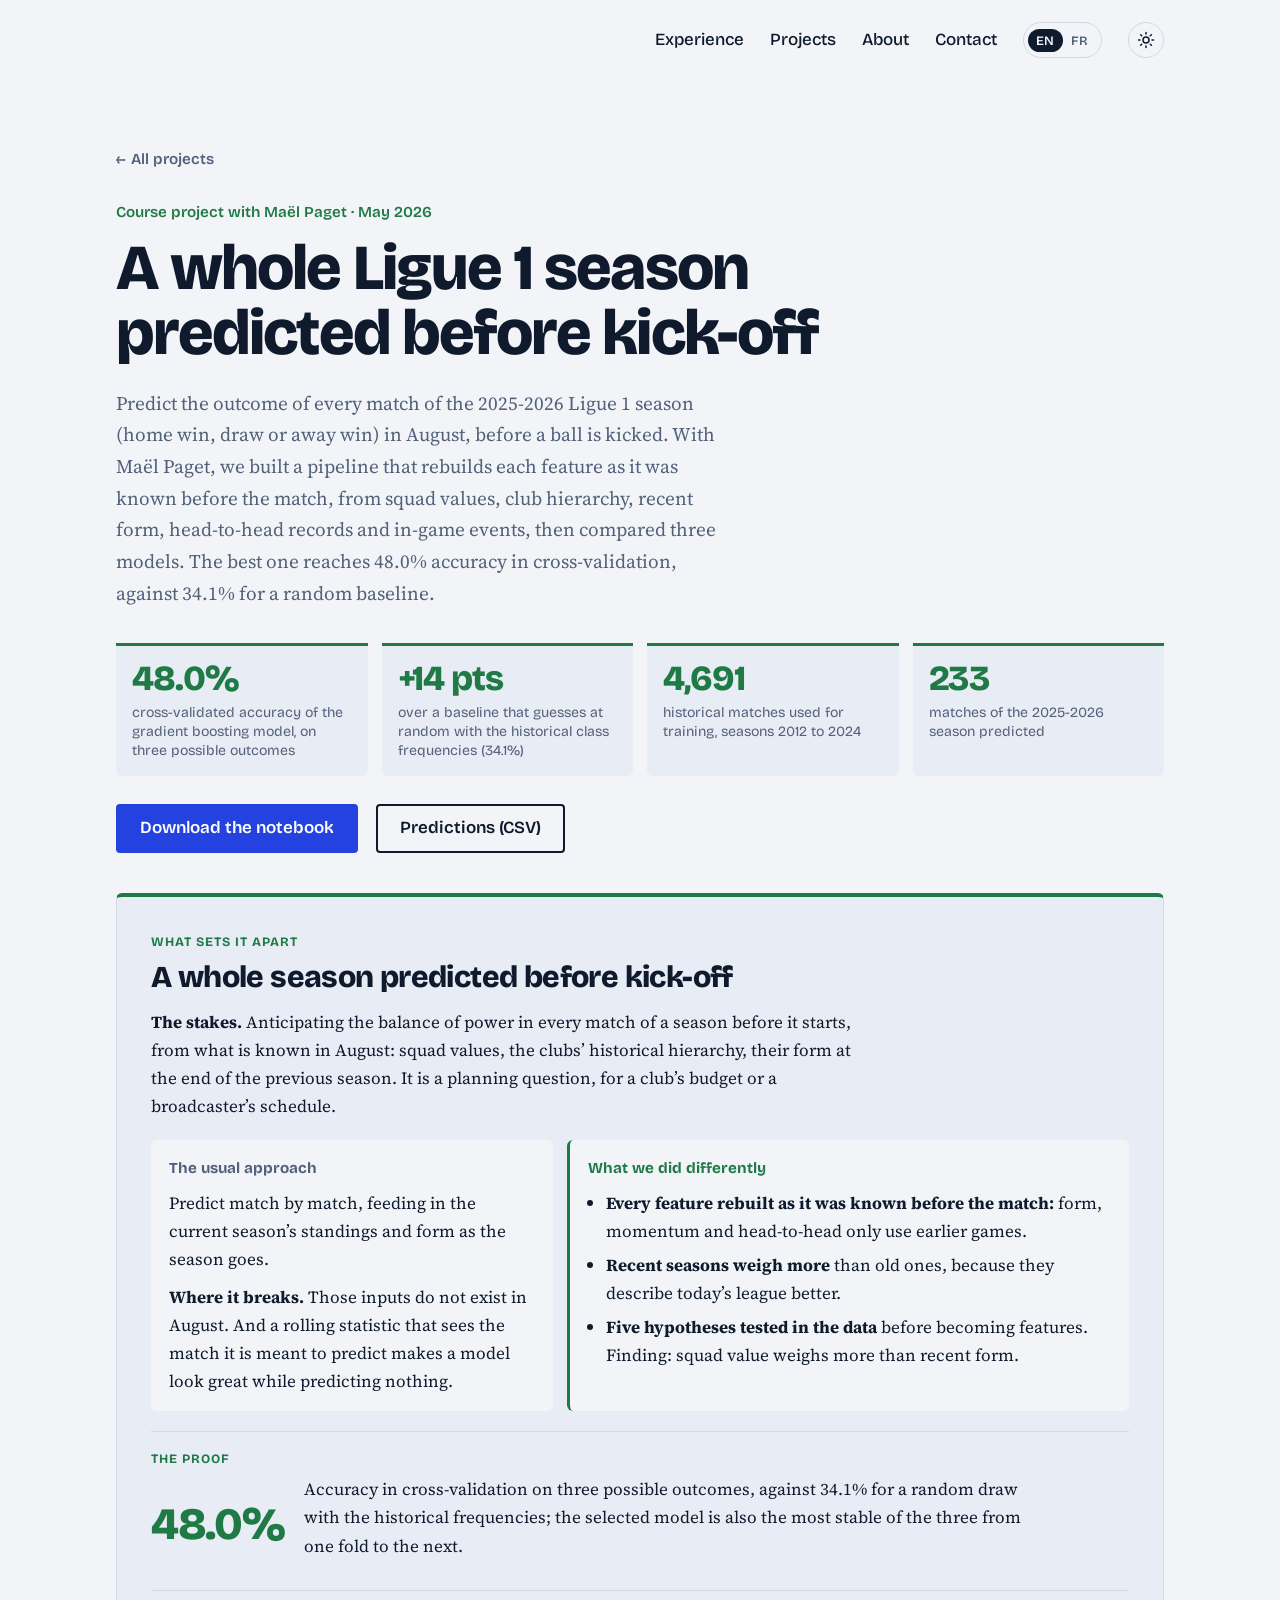
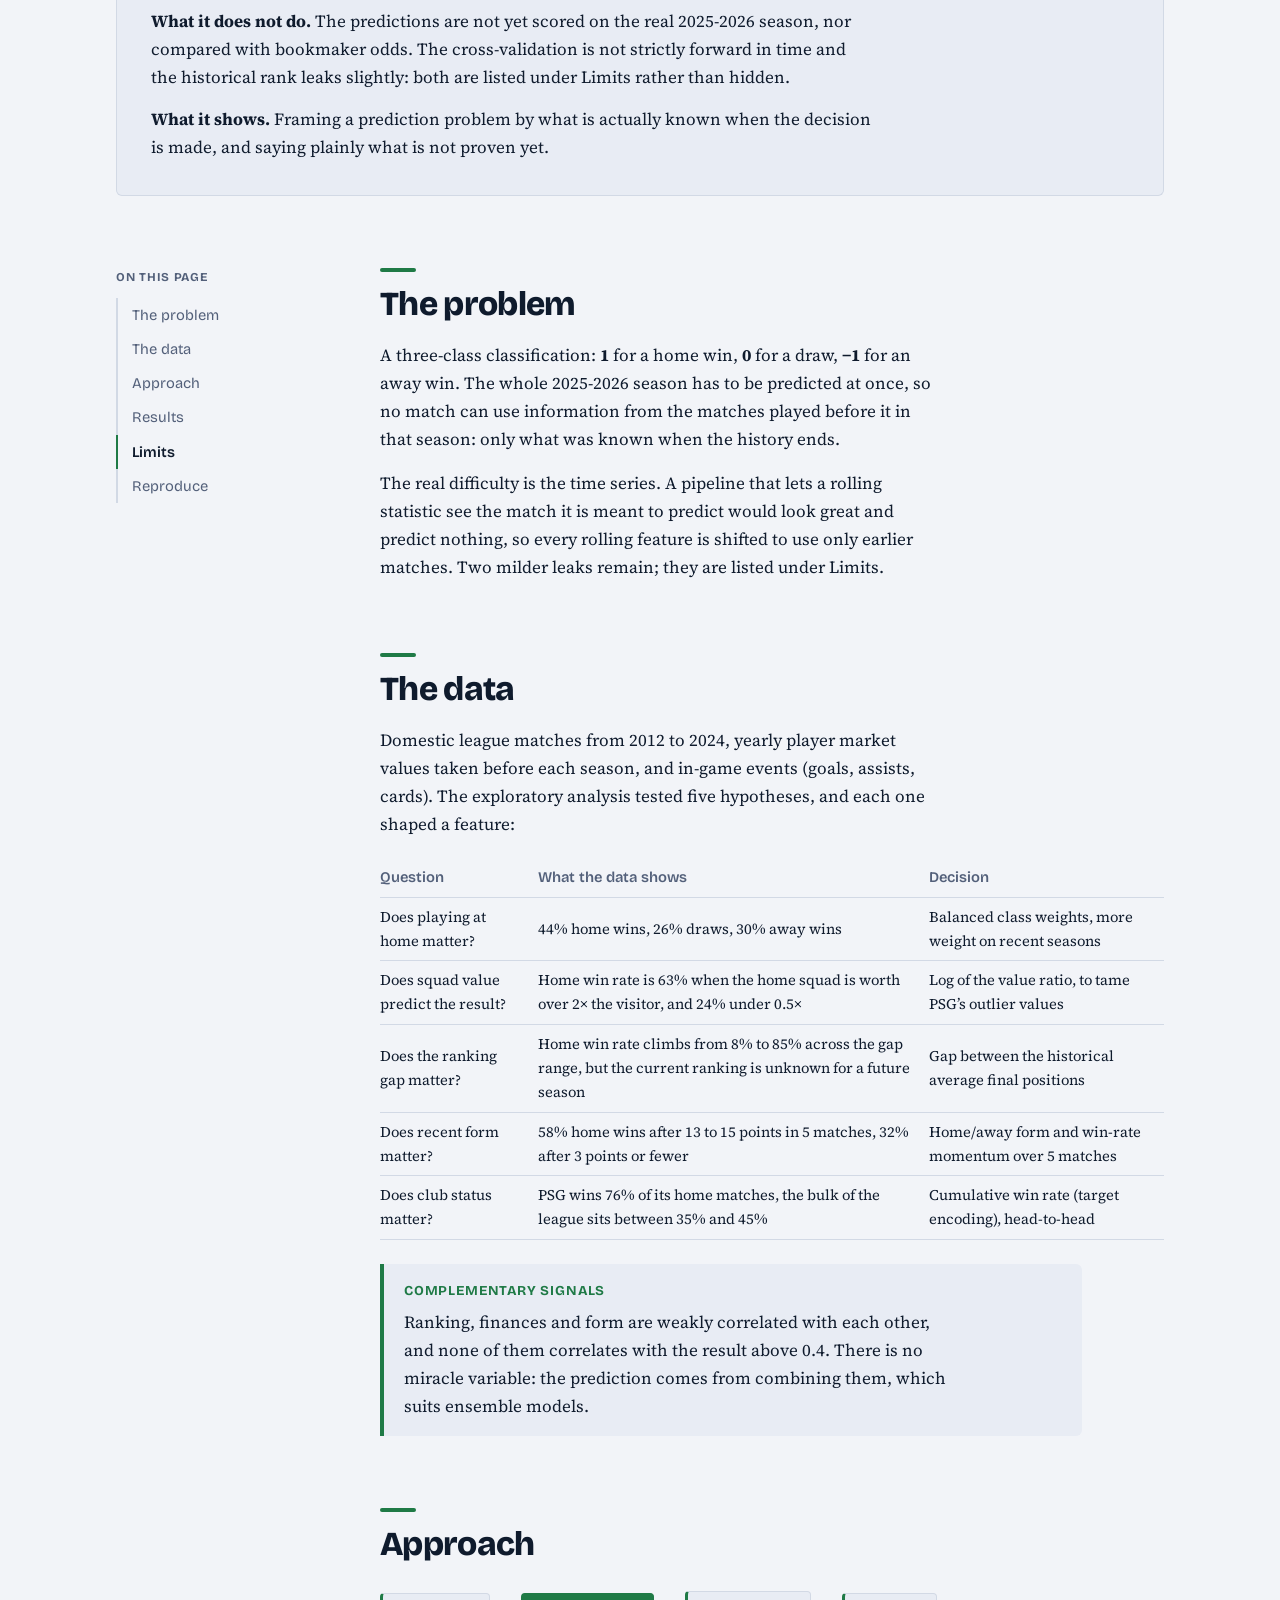
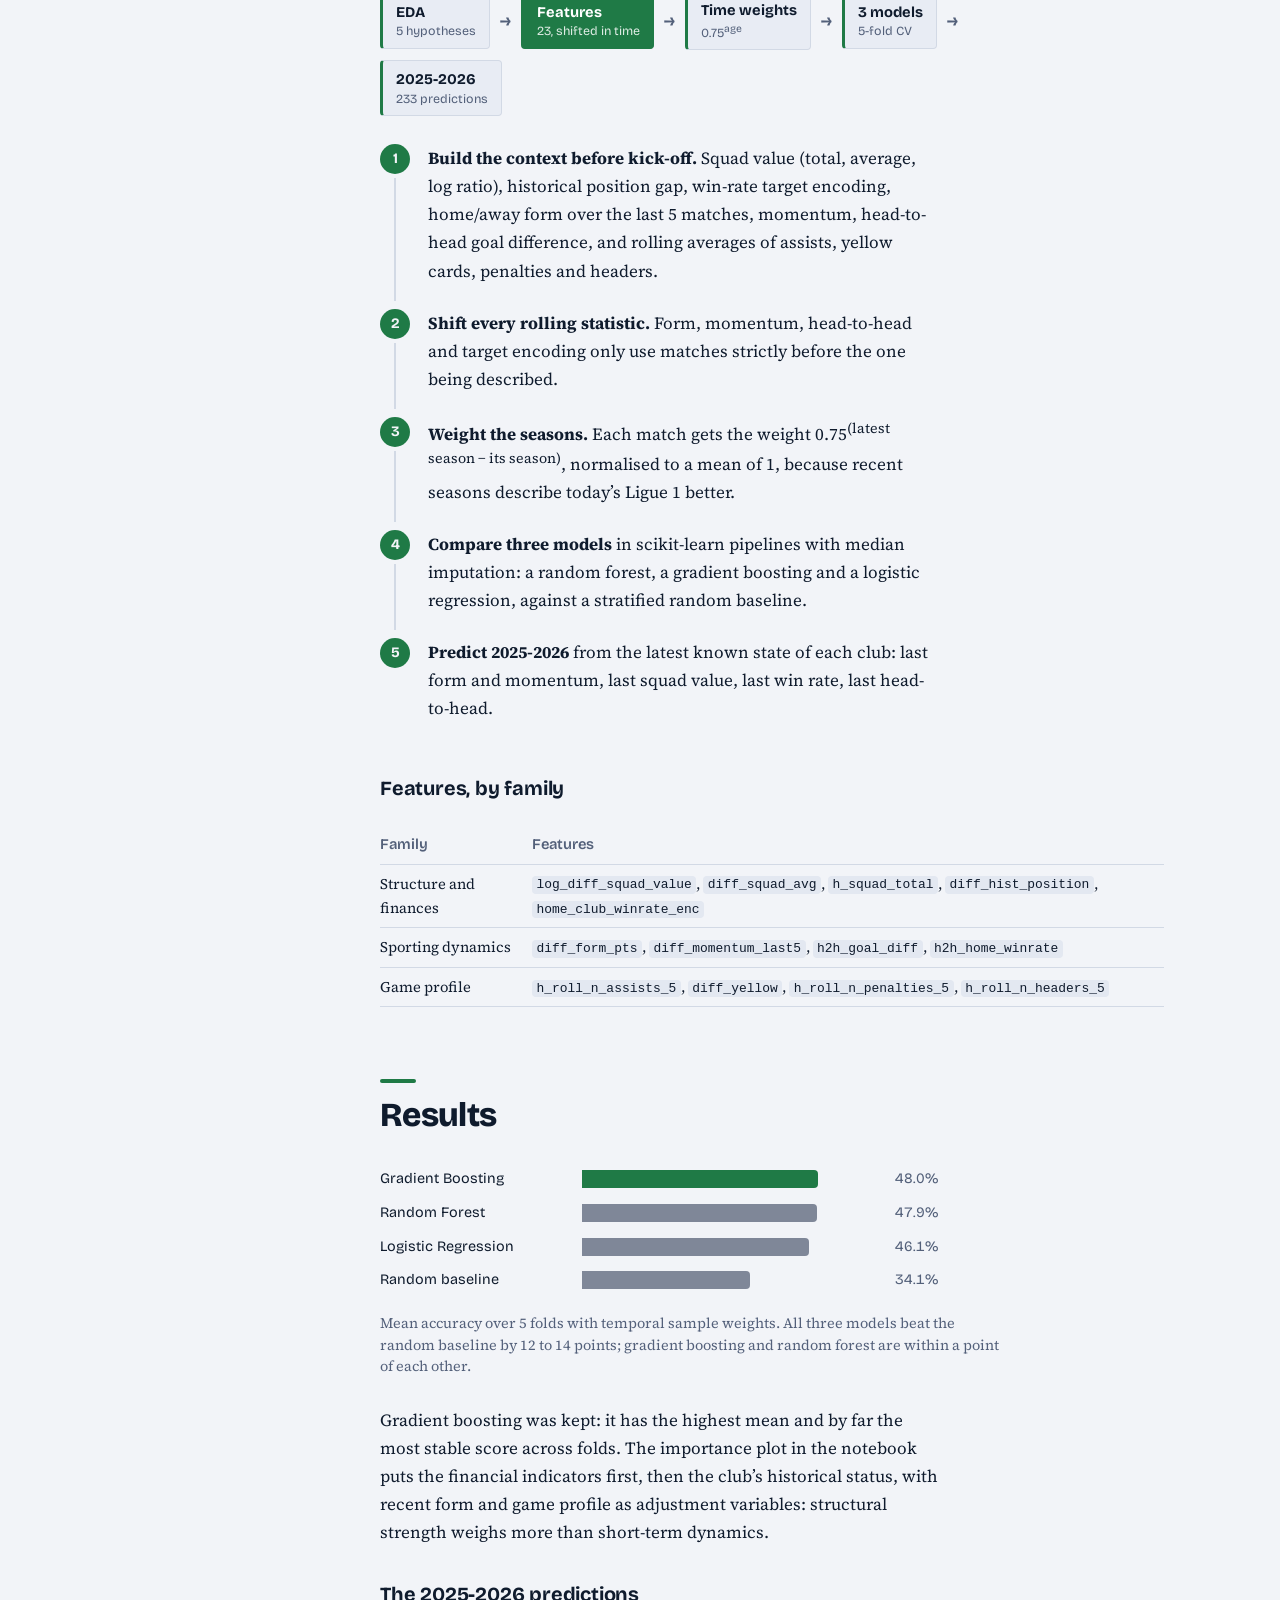
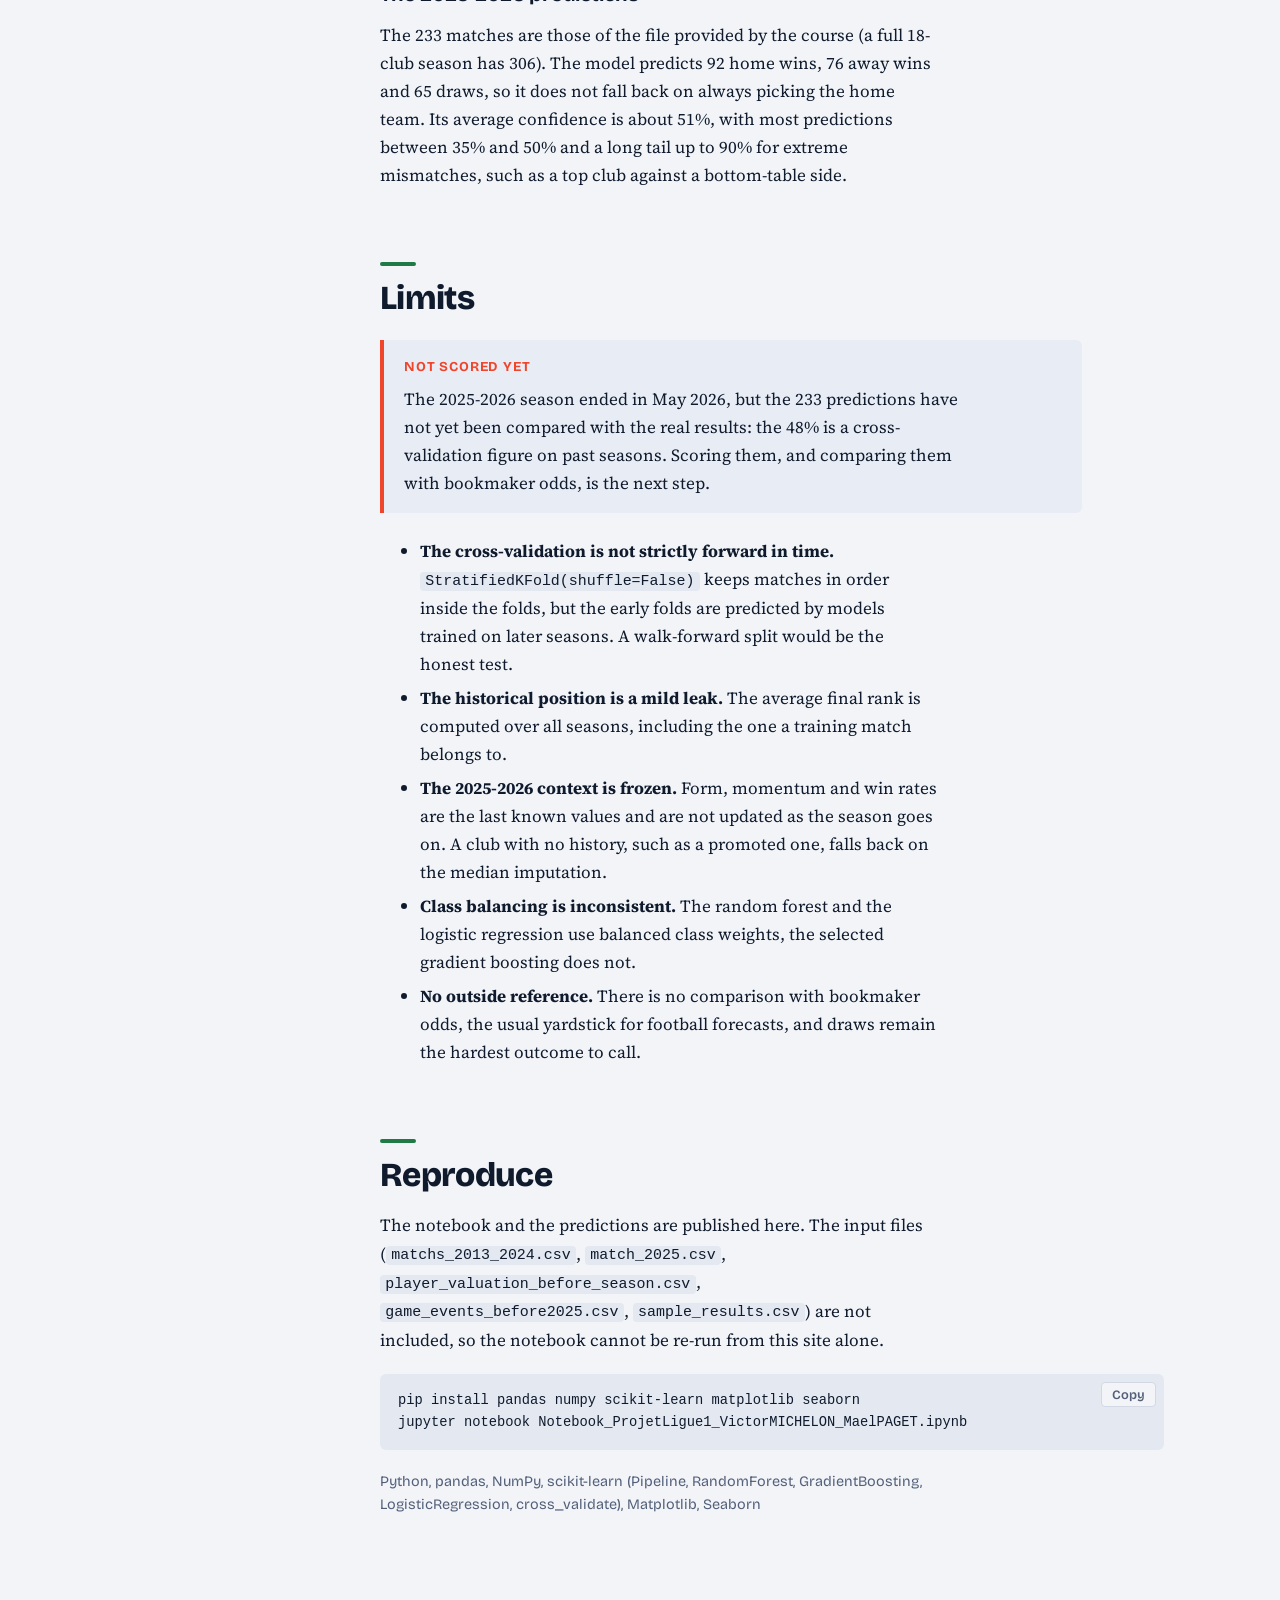
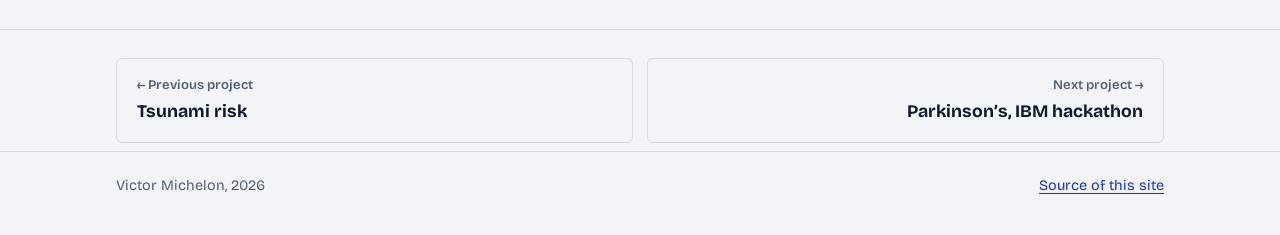
<file: projects/ligue1.html>
<!doctype html>
<html lang="en">
<head>
<meta charset="utf-8">
<meta name="viewport" content="width=device-width, initial-scale=1">
<title data-i18n="title">A whole Ligue 1 season predicted before kick-off | Victor Michelon</title>
<meta name="description" content="A whole Ligue 1 season predicted before kick-off: a machine learning pipeline that predicts every result of the 2025-2026 season in August from squad values, club hierarchy, recent form, head-to-head and in-game events: 48% accuracy in cross-validation against 34% for a random baseline.">
<link rel="canonical" href="https://victor-michelon.github.io/Victor_MICHELON_Portfolio.github.io/projects/ligue1.html">
<meta property="og:title" content="A whole Ligue 1 season predicted before kick-off | Victor Michelon">
<meta property="og:description" content="A whole Ligue 1 season predicted before kick-off: a machine learning pipeline that predicts every result of the 2025-2026 season in August: 48% accuracy in cross-validation against 34% for a random baseline.">
<meta property="og:type" content="article">
<meta property="og:image" content="https://victor-michelon.github.io/Victor_MICHELON_Portfolio.github.io/assets/img/og/ligue1.png">
<meta property="og:image:width" content="1200">
<meta property="og:image:height" content="630">
<meta property="og:url" content="https://victor-michelon.github.io/Victor_MICHELON_Portfolio.github.io/projects/ligue1.html">
<meta name="twitter:card" content="summary">
<meta name="theme-color" content="#f2f4f8" media="(prefers-color-scheme: light)">
<meta name="theme-color" content="#0c1220" media="(prefers-color-scheme: dark)">
<script>try{var t=localStorage.getItem("theme");if(t==="light"||t==="dark")document.documentElement.dataset.theme=t}catch(e){}</script>
<link rel="icon" href="data:image/svg+xml,%3Csvg xmlns='http://www.w3.org/2000/svg' viewBox='0 0 32 32'%3E%3Crect width='32' height='32' rx='6' fill='%232442e0'/%3E%3Cpath d='M7 9l5 14 4-9 4 9 5-14' fill='none' stroke='%23fff' stroke-width='3' stroke-linejoin='round' stroke-linecap='round'/%3E%3C/svg%3E">
<link rel="preconnect" href="https://fonts.googleapis.com">
<link rel="preconnect" href="https://fonts.gstatic.com" crossorigin>
<link href="https://fonts.googleapis.com/css2?family=Bricolage+Grotesque:opsz,wght@12..96,500;12..96,600;12..96,700;12..96,800&family=Source+Serif+4:ital,opsz,wght@0,8..60,400;0,8..60,600;1,8..60,400&display=swap" rel="stylesheet">
<link rel="stylesheet" href="../assets/tokens.css">
<link rel="stylesheet" href="../assets/style.css">
<link rel="stylesheet" href="../assets/project.css">
</head>
<body data-project="ligue1">
<a class="skip" href="#content" data-i18n="c.skip">Skip to content</a>

<header class="site-head">
  <div class="wrap">
    <nav aria-label="Main">
      <a href="../index.html#experience" data-i18n="c.experience">Experience</a>
      <a href="../index.html#projects" data-i18n="c.projects">Projects</a>
      <a href="../index.html#about" data-i18n="c.about">About</a>
      <a href="../index.html#contact" data-i18n="c.contact">Contact</a>
      <button class="lang-toggle" type="button" aria-label="Switch language"><span data-lang="en">EN</span><span data-lang="fr">FR</span></button>
      <button class="theme-toggle" type="button" aria-label="Switch theme">
        <svg class="sun" viewBox="0 0 24 24" fill="none" stroke="currentColor" stroke-width="2" stroke-linecap="round" aria-hidden="true"><circle cx="12" cy="12" r="4"/><path d="M12 2v2M12 20v2M4.9 4.9l1.4 1.4M17.7 17.7l1.4 1.4M2 12h2M20 12h2M4.9 19.1l1.4-1.4M17.7 6.3l1.4-1.4"/></svg>
        <svg class="moon" viewBox="0 0 24 24" fill="none" stroke="currentColor" stroke-width="2" stroke-linecap="round" stroke-linejoin="round" aria-hidden="true"><path d="M20 14.5A8 8 0 0 1 9.5 4 8 8 0 1 0 20 14.5z"/></svg>
      </button>
    </nav>
  </div>
</header>

<main>
  <header class="case-head">
    <div class="wrap">
      <a class="back" href="../index.html#projects"><span aria-hidden="true">←</span> <span data-i18n="c.all">All projects</span></a>
      <p class="kicker" data-i18n="kicker">Course project with Maël Paget · May 2026</p>
      <h1 data-i18n="h1">A whole Ligue 1 season predicted before kick-off</h1>
      <p class="lede" data-i18n="lede">Predict the outcome of every match of the 2025-2026 Ligue 1 season (home win, draw or away win) in August, before a ball is kicked. With Maël Paget, we built a pipeline that rebuilds each feature as it was known before the match, from squad values, club hierarchy, recent form, head-to-head records and in-game events, then compared three models. The best one reaches 48.0% accuracy in cross-validation, against 34.1% for a random baseline.</p>
      <ul class="kpis">
        <li><span class="big">48.0%</span><span class="cap" data-i18n="k1">cross-validated accuracy of the gradient boosting model, on three possible outcomes</span></li>
        <li><span class="big">+14 pts</span><span class="cap" data-i18n="k2">over a baseline that guesses at random with the historical class frequencies (34.1%)</span></li>
        <li><span class="big">4,691</span><span class="cap" data-i18n="k3">historical matches used for training, seasons 2012 to 2024</span></li>
        <li><span class="big">233</span><span class="cap" data-i18n="k4">matches of the 2025-2026 season predicted</span></li>
      </ul>
      <div class="actions">
        <a class="btn btn-primary" href="../assets/files/Notebook_ProjetLigue1_VictorMICHELON_MaelPAGET.ipynb" download data-i18n="dl1">Download the notebook</a>
        <a class="btn" href="../assets/files/predictions_2025_2026.csv" download data-i18n="dl2">Predictions (CSV)</a>
      </div>

      <section class="edge" aria-labelledby="edge-h">
        <p class="label" data-i18n="c.edge">What sets it apart</p>
        <h2 id="edge-h" data-i18n="e.h">A whole season predicted before kick-off</h2>
        <p><strong data-i18n="c.stakes">The stakes.</strong> <span data-i18n="e.stakes">Anticipating the balance of power in every match of a season before it starts, from what is known in August: squad values, the clubs’ historical hierarchy, their form at the end of the previous season. It is a planning question, for a club’s budget or a broadcaster’s schedule.</span></p>
        <div class="versus">
          <div>
            <h3 data-i18n="c.usual">The usual approach</h3>
            <p data-i18n="e.usual">Predict match by match, feeding in the current season’s standings and form as the season goes.</p>
            <p><strong data-i18n="c.breaks">Where it breaks.</strong> <span data-i18n="e.breaks">Those inputs do not exist in August. And a rolling statistic that sees the match it is meant to predict makes a model look great while predicting nothing.</span></p>
          </div>
          <div class="mine">
            <h3 data-i18n="c.ours">What we did differently</h3>
            <ul>
              <li data-i18n="e.m1"><strong>Every feature rebuilt as it was known before the match:</strong> form, momentum and head-to-head only use earlier games.</li>
              <li data-i18n="e.m2"><strong>Recent seasons weigh more</strong> than old ones, because they describe today’s league better.</li>
              <li data-i18n="e.m3"><strong>Five hypotheses tested in the data</strong> before becoming features. Finding: squad value weighs more than recent form.</li>
            </ul>
          </div>
        </div>
        <div class="proof">
          <p class="label" data-i18n="c.proof">The proof</p>
          <span class="big" data-i18n="e.big">48.0%</span>
          <p data-i18n="e.proof">Accuracy in cross-validation on three possible outcomes, against 34.1% for a random draw with the historical frequencies; the selected model is also the most stable of the three from one fold to the next.</p>
        </div>
        <p><strong data-i18n="c.notdo">What it does not do.</strong> <span data-i18n="e.notdo">The predictions are not yet scored on the real 2025-2026 season, nor compared with bookmaker odds. The cross-validation is not strictly forward in time and the historical rank leaks slightly: both are listed under Limits rather than hidden.</span></p>
        <p><strong data-i18n="c.shows">What it shows.</strong> <span data-i18n="e.shows">Framing a prediction problem by what is actually known when the decision is made, and saying plainly what is not proven yet.</span></p>
      </section>
    </div>
  </header>

  <div class="wrap case-layout" id="content">
    <nav class="toc" aria-label="On this page" data-i18n-aria="c.toc">
      <p data-i18n="c.onpage">On this page</p>
      <ol>
        <li><a href="#problem" data-i18n="t1">The problem</a></li>
        <li><a href="#data" data-i18n="t2">The data</a></li>
        <li><a href="#approach" data-i18n="t3">Approach</a></li>
        <li><a href="#results" data-i18n="t4">Results</a></li>
        <li><a href="#limits" data-i18n="t5">Limits</a></li>
        <li><a href="#reproduce" data-i18n="t6">Reproduce</a></li>
      </ol>
    </nav>

    <article class="prose">
      <section id="problem" aria-labelledby="problem-h">
        <h2 id="problem-h" data-i18n="t1">The problem</h2>
        <p data-i18n="p1">A three-class classification: <strong>1</strong> for a home win, <strong>0</strong> for a draw, <strong>−1</strong> for an away win. The whole 2025-2026 season has to be predicted at once, so no match can use information from the matches played before it in that season: only what was known when the history ends.</p>
        <p data-i18n="p2">The real difficulty is the time series. A pipeline that lets a rolling statistic see the match it is meant to predict would look great and predict nothing, so every rolling feature is shifted to use only earlier matches. Two milder leaks remain; they are listed under Limits.</p>
      </section>

      <section id="data" aria-labelledby="data-h">
        <h2 id="data-h" data-i18n="t2">The data</h2>
        <p data-i18n="p3">Domestic league matches from 2012 to 2024, yearly player market values taken before each season, and in-game events (goals, assists, cards). The exploratory analysis tested five hypotheses, and each one shaped a feature:</p>
        <div class="table-scroll">
          <table>
            <thead><tr><th scope="col" data-i18n="th1">Question</th><th scope="col" data-i18n="th2">What the data shows</th><th scope="col" data-i18n="th3">Decision</th></tr></thead>
            <tbody>
              <tr><td data-i18n="r1a">Does playing at home matter?</td><td data-i18n="r1b">44% home wins, 26% draws, 30% away wins</td><td data-i18n="r1c">Balanced class weights, more weight on recent seasons</td></tr>
              <tr><td data-i18n="r2a">Does squad value predict the result?</td><td data-i18n="r2b">Home win rate is 63% when the home squad is worth over 2× the visitor, and 24% under 0.5×</td><td data-i18n="r2c">Log of the value ratio, to tame PSG’s outlier values</td></tr>
              <tr><td data-i18n="r3a">Does the ranking gap matter?</td><td data-i18n="r3b">Home win rate climbs from 8% to 85% across the gap range, but the current ranking is unknown for a future season</td><td data-i18n="r3c">Gap between the historical average final positions</td></tr>
              <tr><td data-i18n="r4a">Does recent form matter?</td><td data-i18n="r4b">58% home wins after 13 to 15 points in 5 matches, 32% after 3 points or fewer</td><td data-i18n="r4c">Home/away form and win-rate momentum over 5 matches</td></tr>
              <tr><td data-i18n="r5a">Does club status matter?</td><td data-i18n="r5b">PSG wins 76% of its home matches, the bulk of the league sits between 35% and 45%</td><td data-i18n="r5c">Cumulative win rate (target encoding), head-to-head</td></tr>
            </tbody>
          </table>
        </div>
        <div class="callout">
          <span class="label" data-i18n="cl1">Complementary signals</span>
          <p data-i18n="cl1p">Ranking, finances and form are weakly correlated with each other, and none of them correlates with the result above 0.4. There is no miracle variable: the prediction comes from combining them, which suits ensemble models.</p>
        </div>
      </section>

      <section id="approach" aria-labelledby="approach-h">
        <h2 id="approach-h" data-i18n="t3">Approach</h2>
        <figure>
          <ol class="flow" aria-label="Modelling pipeline" data-i18n-aria="flow">
            <li><span class="box"><b>EDA</b><small data-i18n="f1">5 hypotheses</small></span></li>
            <li><span class="box is-key"><b data-i18n="f2b">Features</b><small data-i18n="f2">23, shifted in time</small></span></li>
            <li><span class="box"><b data-i18n="f3b">Time weights</b><small>0.75<sup>age</sup></small></span></li>
            <li><span class="box"><b data-i18n="f4b">3 models</b><small data-i18n="f4">5-fold CV</small></span></li>
            <li><span class="box"><b>2025-2026</b><small data-i18n="f5">233 predictions</small></span></li>
          </ol>
        </figure>
        <ol class="steps">
          <li data-i18n="s1"><strong>Build the context before kick-off.</strong> Squad value (total, average, log ratio), historical position gap, win-rate target encoding, home/away form over the last 5 matches, momentum, head-to-head goal difference, and rolling averages of assists, yellow cards, penalties and headers.</li>
          <li data-i18n="s2"><strong>Shift every rolling statistic.</strong> Form, momentum, head-to-head and target encoding only use matches strictly before the one being described.</li>
          <li data-i18n="s3"><strong>Weight the seasons.</strong> Each match gets the weight 0.75<sup>(latest season − its season)</sup>, normalised to a mean of 1, because recent seasons describe today’s Ligue 1 better.</li>
          <li data-i18n="s4"><strong>Compare three models</strong> in scikit-learn pipelines with median imputation: a random forest, a gradient boosting and a logistic regression, against a stratified random baseline.</li>
          <li data-i18n="s5"><strong>Predict 2025-2026</strong> from the latest known state of each club: last form and momentum, last squad value, last win rate, last head-to-head.</li>
        </ol>
        <h3 data-i18n="h31">Features, by family</h3>
        <div class="table-scroll">
          <table>
            <thead><tr><th scope="col" data-i18n="fh1">Family</th><th scope="col" data-i18n="fh2">Features</th></tr></thead>
            <tbody>
              <tr><td data-i18n="fa1">Structure and finances</td><td data-i18n="fb1"><code>log_diff_squad_value</code>, <code>diff_squad_avg</code>, <code>h_squad_total</code>, <code>diff_hist_position</code>, <code>home_club_winrate_enc</code></td></tr>
              <tr><td data-i18n="fa2">Sporting dynamics</td><td data-i18n="fb2"><code>diff_form_pts</code>, <code>diff_momentum_last5</code>, <code>h2h_goal_diff</code>, <code>h2h_home_winrate</code></td></tr>
              <tr><td data-i18n="fa3">Game profile</td><td data-i18n="fb3"><code>h_roll_n_assists_5</code>, <code>diff_yellow</code>, <code>h_roll_n_penalties_5</code>, <code>h_roll_n_headers_5</code></td></tr>
            </tbody>
          </table>
        </div>
      </section>

      <section id="results" aria-labelledby="results-h">
        <h2 id="results-h" data-i18n="t4">Results</h2>
        <figure>
          <div class="chart" data-chart="bars" data-src="models-data"></div>
          <figcaption data-i18n="cap1">Mean accuracy over 5 folds with temporal sample weights. All three models beat the random baseline by 12 to 14 points; gradient boosting and random forest are within a point of each other.</figcaption>
        </figure>
        <script type="application/json" id="models-data">{"format": "pct1", "max": 0.6, "valueName": "Accuracy", "items": [
          {"label": "Gradient Boosting", "value": 0.480, "note": "std 0.007 · +13.9 pts"},
          {"label": "Random Forest", "value": 0.479, "muted": true, "note": "std 0.020 · +13.8 pts"},
          {"label": "Logistic Regression", "value": 0.461, "muted": true, "note": "std 0.019 · +12.0 pts"},
          {"label": "Random baseline", "value": 0.341, "muted": true, "note": "std 0.007"}]}</script>
        <p data-i18n="p4">Gradient boosting was kept: it has the highest mean and by far the most stable score across folds. The importance plot in the notebook puts the financial indicators first, then the club’s historical status, with recent form and game profile as adjustment variables: structural strength weighs more than short-term dynamics.</p>
        <h3 data-i18n="h32">The 2025-2026 predictions</h3>
        <p data-i18n="p5">The 233 matches are those of the file provided by the course (a full 18-club season has 306). The model predicts 92 home wins, 76 away wins and 65 draws, so it does not fall back on always picking the home team. Its average confidence is about 51%, with most predictions between 35% and 50% and a long tail up to 90% for extreme mismatches, such as a top club against a bottom-table side.</p>
      </section>

      <section id="limits" aria-labelledby="limits-h">
        <h2 id="limits-h" data-i18n="t5">Limits</h2>
        <div class="callout callout-limit">
          <span class="label" data-i18n="cl2">Not scored yet</span>
          <p data-i18n="cl2p">The 2025-2026 season ended in May 2026, but the 233 predictions have not yet been compared with the real results: the 48% is a cross-validation figure on past seasons. Scoring them, and comparing them with bookmaker odds, is the next step.</p>
        </div>
        <ul>
          <li data-i18n="li1"><strong>The cross-validation is not strictly forward in time.</strong> <code>StratifiedKFold(shuffle=False)</code> keeps matches in order inside the folds, but the early folds are predicted by models trained on later seasons. A walk-forward split would be the honest test.</li>
          <li data-i18n="li2"><strong>The historical position is a mild leak.</strong> The average final rank is computed over all seasons, including the one a training match belongs to.</li>
          <li data-i18n="li3"><strong>The 2025-2026 context is frozen.</strong> Form, momentum and win rates are the last known values and are not updated as the season goes on. A club with no history, such as a promoted one, falls back on the median imputation.</li>
          <li data-i18n="li4"><strong>Class balancing is inconsistent.</strong> The random forest and the logistic regression use balanced class weights, the selected gradient boosting does not.</li>
          <li data-i18n="li5"><strong>No outside reference.</strong> There is no comparison with bookmaker odds, the usual yardstick for football forecasts, and draws remain the hardest outcome to call.</li>
        </ul>
      </section>

      <section id="reproduce" aria-labelledby="reproduce-h">
        <h2 id="reproduce-h" data-i18n="t6">Reproduce</h2>
        <p data-i18n="p6">The notebook and the predictions are published here. The input files (<code>matchs_2013_2024.csv</code>, <code>match_2025.csv</code>, <code>player_valuation_before_season.csv</code>, <code>game_events_before2025.csv</code>, <code>sample_results.csv</code>) are not included, so the notebook cannot be re-run from this site alone.</p>
        <div class="code"><pre><code>pip install pandas numpy scikit-learn matplotlib seaborn
jupyter notebook Notebook_ProjetLigue1_VictorMICHELON_MaelPAGET.ipynb</code></pre></div>
        <p class="stack">Python, pandas, NumPy, scikit-learn (Pipeline, RandomForest, GradientBoosting, LogisticRegression, cross_validate), Matplotlib, Seaborn</p>
      </section>
    </article>
  </div>

  <nav class="case-nav" aria-label="Other projects" data-i18n-aria="c.others">
    <div class="wrap">
      <a class="prev" href="tsunami.html"><span class="dir" data-i18n="c.prev">← Previous project</span><span class="name" data-i18n="nav.prev">Tsunami risk</span></a>
      <a class="next" href="parkinson.html"><span class="dir" data-i18n="c.next">Next project →</span><span class="name" data-i18n="nav.next">Parkinson’s, IBM hackathon</span></a>
    </div>
  </nav>
</main>

<footer class="site-foot">
  <div class="wrap">
    <span>Victor Michelon, 2026</span>
    <a href="https://github.com/Victor-MICHELON/Victor_MICHELON_Portfolio.github.io" data-i18n="c.source">Source of this site</a>
  </div>
</footer>

<script>
window.I18N_FR = {
  "title": `Toute une saison de Ligue 1 prédite avant le coup d’envoi | Victor Michelon`,
  "kicker": `Projet de cours avec Maël Paget · mai 2026`,
  "h1": `Toute une saison de Ligue 1 prédite avant le coup d’envoi`,
  "lede": `Prédire l’issue de chaque match de la saison 2025-2026 de Ligue 1 (victoire à domicile, nul ou victoire à l’extérieur) dès le mois d’août, avant le premier coup de sifflet. Avec Maël Paget, nous avons construit un pipeline qui reconstruit chaque variable telle qu’elle était connue avant le match, à partir de la valeur des effectifs, de la hiérarchie des clubs, de la forme récente, des confrontations directes et des événements de jeu, puis comparé trois modèles. Le meilleur atteint 48,0 % de précision en validation croisée, contre 34,1 % pour une baseline aléatoire.`,
  "k1": `de précision en validation croisée pour le gradient boosting, sur trois issues possibles`,
  "k2": `par rapport à une baseline qui tire au hasard selon les fréquences historiques (34,1 %)`,
  "k3": `matchs historiques utilisés pour l’entraînement, saisons 2012 à 2024`,
  "k4": `matchs de la saison 2025-2026 prédits`,
  "dl1": `Télécharger le notebook`,
  "dl2": `Prédictions (CSV)`,
  "t1": `Le problème`,
  "t2": `Les données`,
  "t3": `Approche`,
  "t4": `Résultats`,
  "t5": `Limites`,
  "t6": `Reproduire`,
  "p1": `Une classification à trois classes : <strong>1</strong> pour une victoire à domicile, <strong>0</strong> pour un nul, <strong>−1</strong> pour une victoire à l’extérieur. Toute la saison 2025-2026 doit être prédite d’un coup : aucun match ne peut donc utiliser l’information des matchs joués avant lui dans cette saison, seulement ce que l’on savait à la fin de l’historique.`,
  "p2": `La vraie difficulté est la série temporelle. Un pipeline qui laisse une statistique glissante voir le match qu’elle doit prédire aurait l’air excellent sans rien prédire : chaque variable glissante est donc décalée pour n’utiliser que des matchs antérieurs. Deux fuites plus légères subsistent ; elles sont listées dans les limites.`,
  "p3": `Matchs de championnat de 2012 à 2024, valeurs marchandes des joueurs relevées avant chaque saison, et événements de jeu (buts, passes décisives, cartons). L’analyse exploratoire a testé cinq hypothèses, et chacune a donné une variable :`,
  "th1": `Question`,
  "th2": `Ce que montrent les données`,
  "th3": `Décision`,
  "r1a": `Jouer à domicile compte-t-il ?`,
  "r1b": `44 % de victoires à domicile, 26 % de nuls, 30 % de victoires à l’extérieur`,
  "r1c": `Poids de classes équilibrés, plus de poids aux saisons récentes`,
  "r2a": `La valeur de l’effectif prédit-elle le résultat ?`,
  "r2b": `Le taux de victoire à domicile est de 63 % quand l’effectif vaut plus de 2 fois celui du visiteur, et de 24 % sous 0,5 fois`,
  "r2c": `Logarithme du ratio de valeur, pour amortir les valeurs extrêmes du PSG`,
  "r3a": `L’écart de classement compte-t-il ?`,
  "r3b": `Le taux de victoire à domicile passe de 8 % à 85 % selon l’écart, mais le classement en cours est inconnu pour une saison future`,
  "r3c": `Écart entre les positions finales moyennes historiques`,
  "r4a": `La forme récente compte-t-elle ?`,
  "r4b": `58 % de victoires à domicile après 13 à 15 points sur 5 matchs, 32 % après 3 points ou moins`,
  "r4c": `Forme domicile/extérieur et taux de victoire glissant sur 5 matchs`,
  "r5a": `Le statut du club compte-t-il ?`,
  "r5b": `Le PSG gagne 76 % de ses matchs à domicile, l’essentiel du championnat se situe entre 35 % et 45 %`,
  "r5c": `Taux de victoire cumulé (target encoding), confrontations directes`,
  "cl1": `Des signaux complémentaires`,
  "cl1p": `Le classement, les finances et la forme sont peu corrélés entre eux, et aucun ne dépasse 0,4 de corrélation avec le résultat. Il n’y a pas de variable miracle : la prédiction vient de leur combinaison, ce qui convient aux modèles d’ensemble.`,
  "flow": `Pipeline de modélisation`,
  "f1": `5 hypothèses`,
  "f2b": `Variables`,
  "f2": `23, décalées dans le temps`,
  "f3b": `Poids temporels`,
  "f4b": `3 modèles`,
  "f4": `CV à 5 plis`,
  "f5": `233 prédictions`,
  "s1": `<strong>Reconstruire le contexte d’avant-match.</strong> Valeur de l’effectif (total, moyenne, ratio logarithmique), écart de position historique, taux de victoire en target encoding, forme domicile/extérieur sur les 5 derniers matchs, momentum, différence de buts en confrontations directes, et moyennes glissantes de passes décisives, cartons jaunes, penalties et têtes.`,
  "s2": `<strong>Décaler chaque statistique glissante.</strong> La forme, le momentum, les confrontations directes et le target encoding n’utilisent que des matchs strictement antérieurs à celui décrit.`,
  "s3": `<strong>Pondérer les saisons.</strong> Chaque match reçoit le poids 0,75<sup>(dernière saison − sa saison)</sup>, normalisé à une moyenne de 1, car les saisons récentes décrivent mieux la Ligue 1 actuelle.`,
  "s4": `<strong>Comparer trois modèles</strong> dans des pipelines scikit-learn avec imputation par la médiane : une forêt aléatoire, un gradient boosting et une régression logistique, face à une baseline aléatoire stratifiée.`,
  "s5": `<strong>Prédire 2025-2026</strong> à partir de l’état connu le plus récent de chaque club : dernières forme et momentum, dernière valeur d’effectif, dernier taux de victoire, dernières confrontations directes.`,
  "h31": `Les variables, par famille`,
  "fh1": `Famille`,
  "fh2": `Variables`,
  "fa1": `Structure et finances`,
  "fa2": `Dynamique sportive`,
  "fa3": `Profil de jeu`,
  "fb1": `<code>log_diff_squad_value</code>, <code>diff_squad_avg</code>, <code>h_squad_total</code>, <code>diff_hist_position</code>, <code>home_club_winrate_enc</code>`,
  "fb2": `<code>diff_form_pts</code>, <code>diff_momentum_last5</code>, <code>h2h_goal_diff</code>, <code>h2h_home_winrate</code>`,
  "fb3": `<code>h_roll_n_assists_5</code>, <code>diff_yellow</code>, <code>h_roll_n_penalties_5</code>, <code>h_roll_n_headers_5</code>`,
  "cap1": `Précision moyenne sur 5 plis avec poids temporels. Les trois modèles battent la baseline aléatoire de 12 à 14 points ; le gradient boosting et la forêt aléatoire sont à moins d’un point l’un de l’autre.`,
  "p4": `Le gradient boosting a été retenu : il a la meilleure moyenne et de loin le score le plus stable d’un pli à l’autre. Le graphique d’importance du notebook place les indicateurs financiers en tête, puis le statut historique du club, avec la forme récente et le profil de jeu comme variables d’ajustement : la force structurelle pèse plus que la dynamique de court terme.`,
  "h32": `Les prédictions 2025-2026`,
  "p5": `Les 233 matchs sont ceux du fichier fourni par le cours (une saison complète à 18 clubs en compte 306). Le modèle prédit 92 victoires à domicile, 76 à l’extérieur et 65 nuls : il ne se rabat donc pas sur l’équipe qui reçoit. Sa confiance moyenne est d’environ 51 %, avec la plupart des prédictions entre 35 % et 50 % et une longue traîne jusqu’à 90 % pour les affiches très déséquilibrées, comme un cador face à un bas de tableau.`,
  "cl2": `Pas encore évalué`,
  "cl2p": `La saison 2025-2026 s’est terminée en mai 2026, mais les 233 prédictions n’ont pas encore été comparées aux vrais résultats : les 48 % sont un chiffre de validation croisée sur les saisons passées. Les scorer, et les comparer aux cotes des bookmakers, est la prochaine étape.`,
  "li1": `<strong>La validation croisée n’est pas strictement dans le sens du temps.</strong> <code>StratifiedKFold(shuffle=False)</code> garde les matchs dans l’ordre à l’intérieur des plis, mais les premiers plis sont prédits par des modèles entraînés sur des saisons plus récentes. Un découpage en marche avant serait le test honnête.`,
  "li2": `<strong>La position historique est une fuite légère.</strong> Le classement final moyen est calculé sur toutes les saisons, y compris celle d’un match d’entraînement.`,
  "li3": `<strong>Le contexte 2025-2026 est figé.</strong> La forme, le momentum et les taux de victoire sont les dernières valeurs connues et ne sont pas mis à jour au fil de la saison. Un club sans historique, comme un promu, retombe sur l’imputation par la médiane.`,
  "li4": `<strong>L’équilibrage des classes est incohérent.</strong> La forêt aléatoire et la régression logistique utilisent des poids de classes équilibrés, pas le gradient boosting retenu.`,
  "li5": `<strong>Pas de référence externe.</strong> Aucune comparaison avec les cotes des bookmakers, l’étalon habituel des prévisions de football, et les nuls restent l’issue la plus difficile à prédire.`,
  "p6": `Le notebook et les prédictions sont publiés ici. Les fichiers d’entrée (<code>matchs_2013_2024.csv</code>, <code>match_2025.csv</code>, <code>player_valuation_before_season.csv</code>, <code>game_events_before2025.csv</code>, <code>sample_results.csv</code>) ne sont pas inclus : le notebook ne peut donc pas être relancé à partir de ce seul site.`,
  "e.h": `Toute une saison prédite avant le coup d’envoi`,
  "e.stakes": `Anticiper le rapport de force de chaque match d’une saison avant qu’elle commence, à partir de ce qui est connu en août : la valeur des effectifs, la hiérarchie historique des clubs, leur forme en fin de saison précédente. C’est une question de planification, pour le budget d’un club ou la programmation d’un diffuseur.`,
  "e.usual": `Prédire match par match, en intégrant au fil de l’eau le classement et la forme de la saison en cours.`,
  "e.breaks": `Ces informations n’existent pas en août. Et une statistique glissante qui voit le match qu’elle doit prédire donne l’air excellent à un modèle qui ne prédit rien.`,
  "e.m1": `<strong>Chaque variable reconstruite telle qu’elle était connue avant le match :</strong> forme, momentum et confrontations directes n’utilisent que les matchs antérieurs.`,
  "e.m2": `<strong>Les saisons récentes pèsent plus</strong> que les anciennes, parce qu’elles décrivent mieux le championnat actuel.`,
  "e.m3": `<strong>Cinq hypothèses testées dans les données</strong> avant de devenir des variables. Constat : la valeur de l’effectif pèse plus que la forme récente.`,
  "e.big": `48,0 %`,
  "e.proof": `De précision en validation croisée sur trois issues possibles, contre 34,1 % pour un tirage au hasard selon les fréquences historiques ; le modèle retenu est aussi le plus stable des trois d’un pli à l’autre.`,
  "e.notdo": `Les prédictions ne sont pas encore comparées aux vrais résultats de la saison 2025-2026, ni aux cotes des bookmakers. La validation croisée n’est pas strictement dans le sens du temps et le classement historique fuit légèrement : les deux points sont listés dans les limites plutôt que cachés.`,
  "e.shows": `Poser un problème de prédiction à partir de ce qui est vraiment connu au moment de décider, et dire clairement ce qui n’est pas encore prouvé.`,
  "nav.prev": `Risque de tsunami`,
  "nav.next": `Parkinson, hackathon IBM`
};
</script>
<script src="../assets/i18n.js" defer></script>
<script src="../assets/site.js" defer></script>
<script src="../assets/project.js" defer></script>
<script src="../assets/charts.js" defer></script>
</body>
</html>
</file>
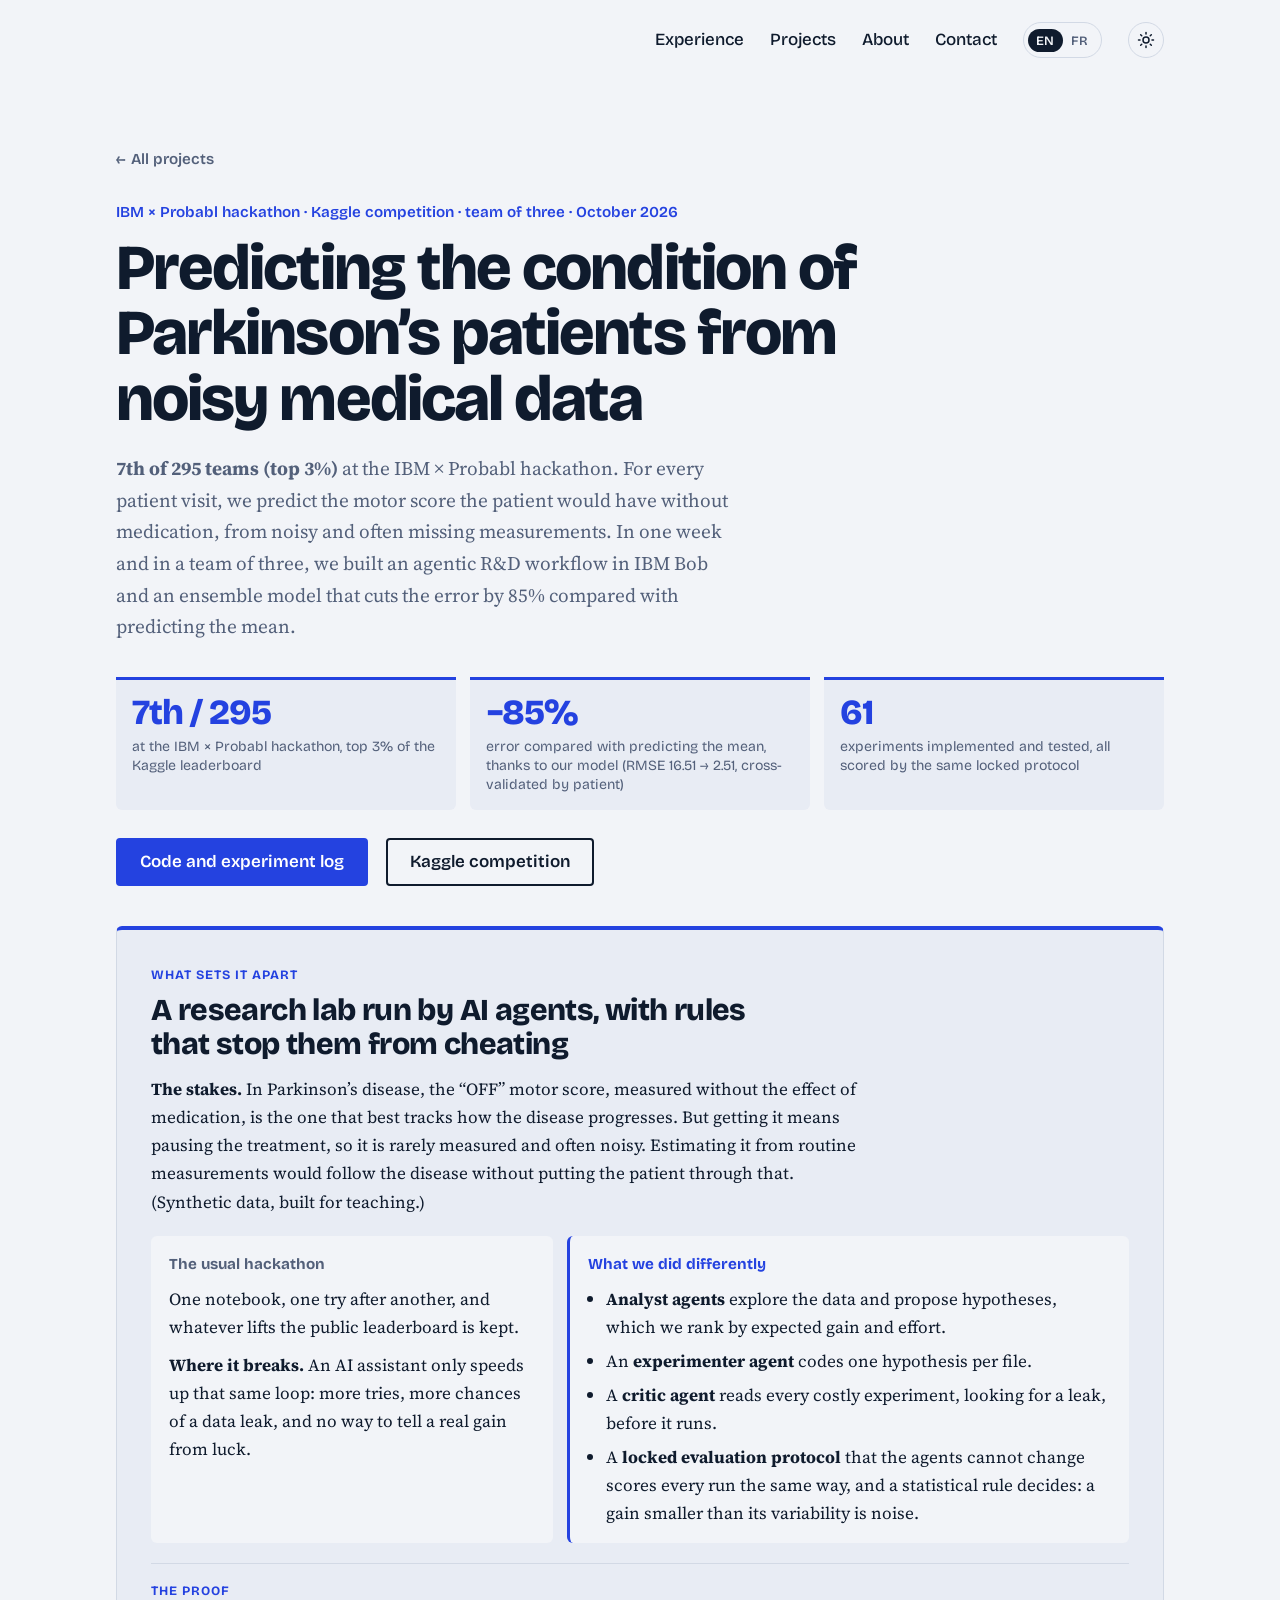
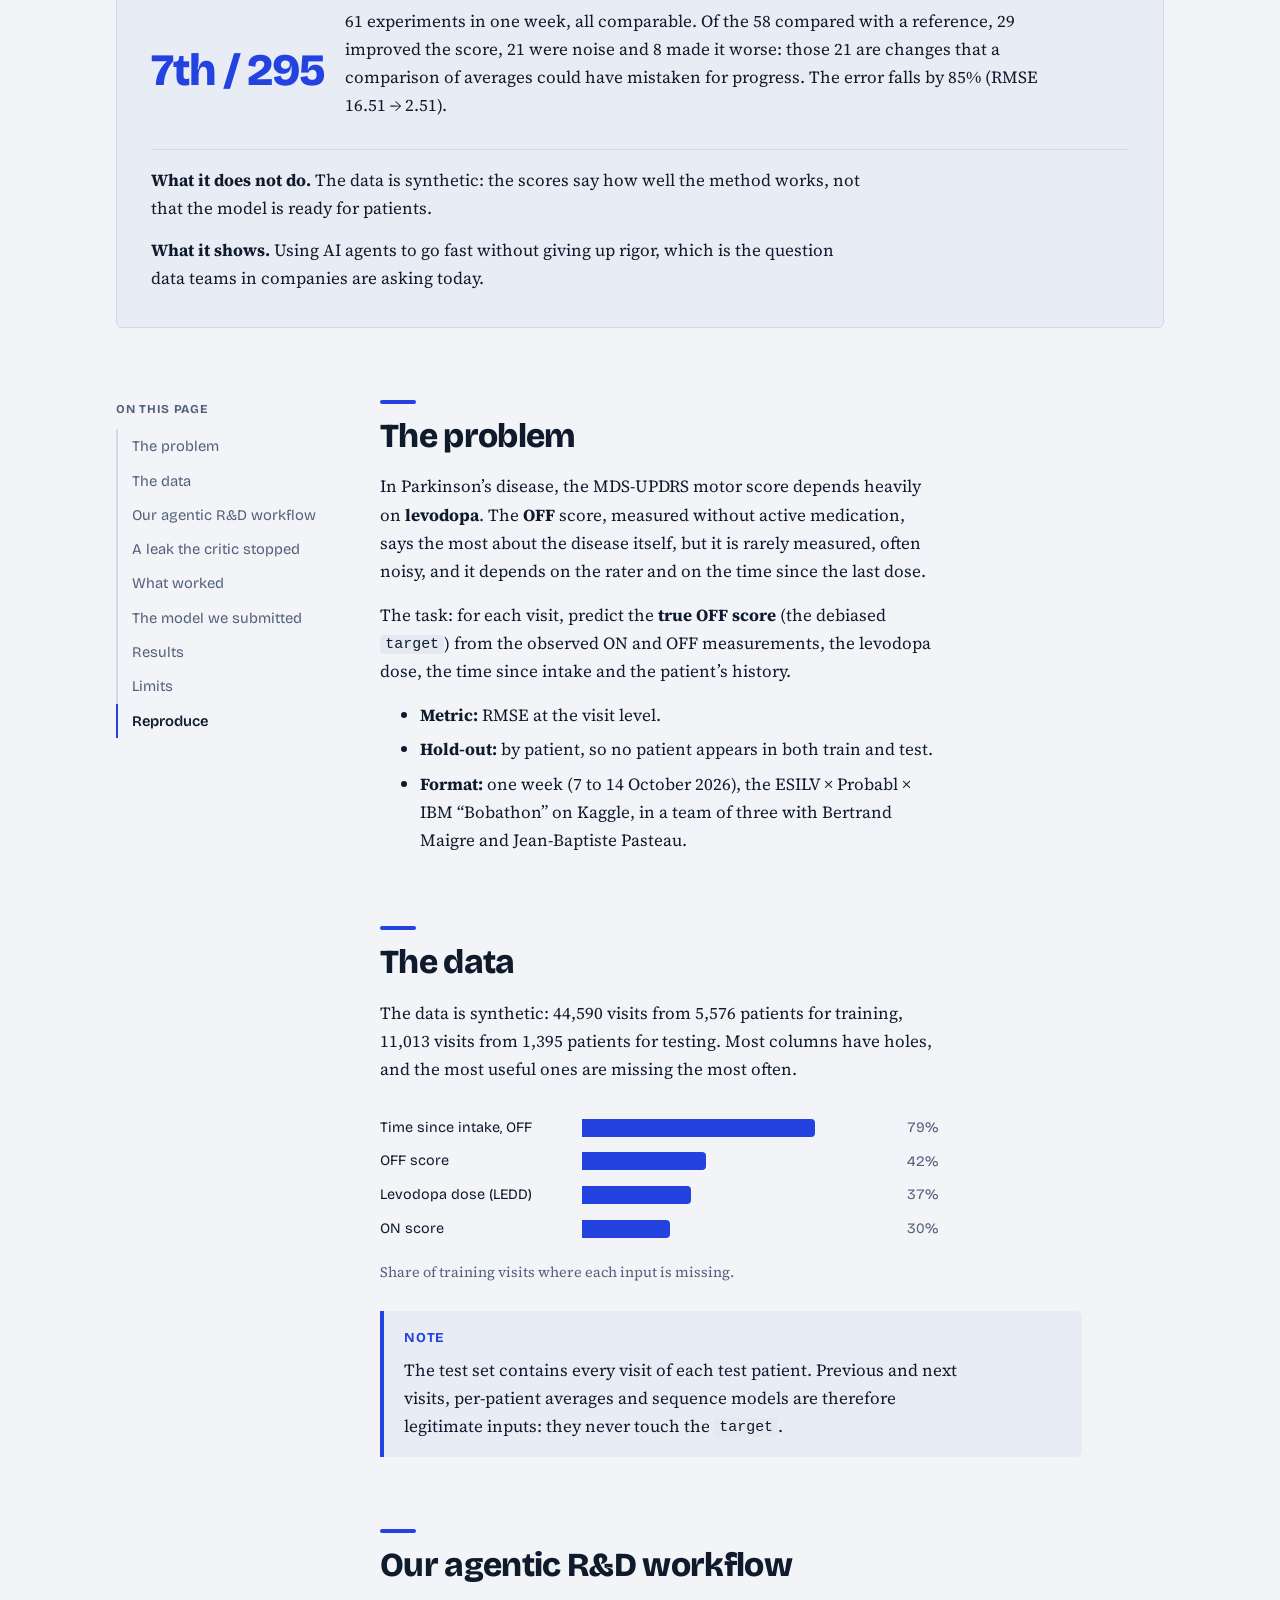
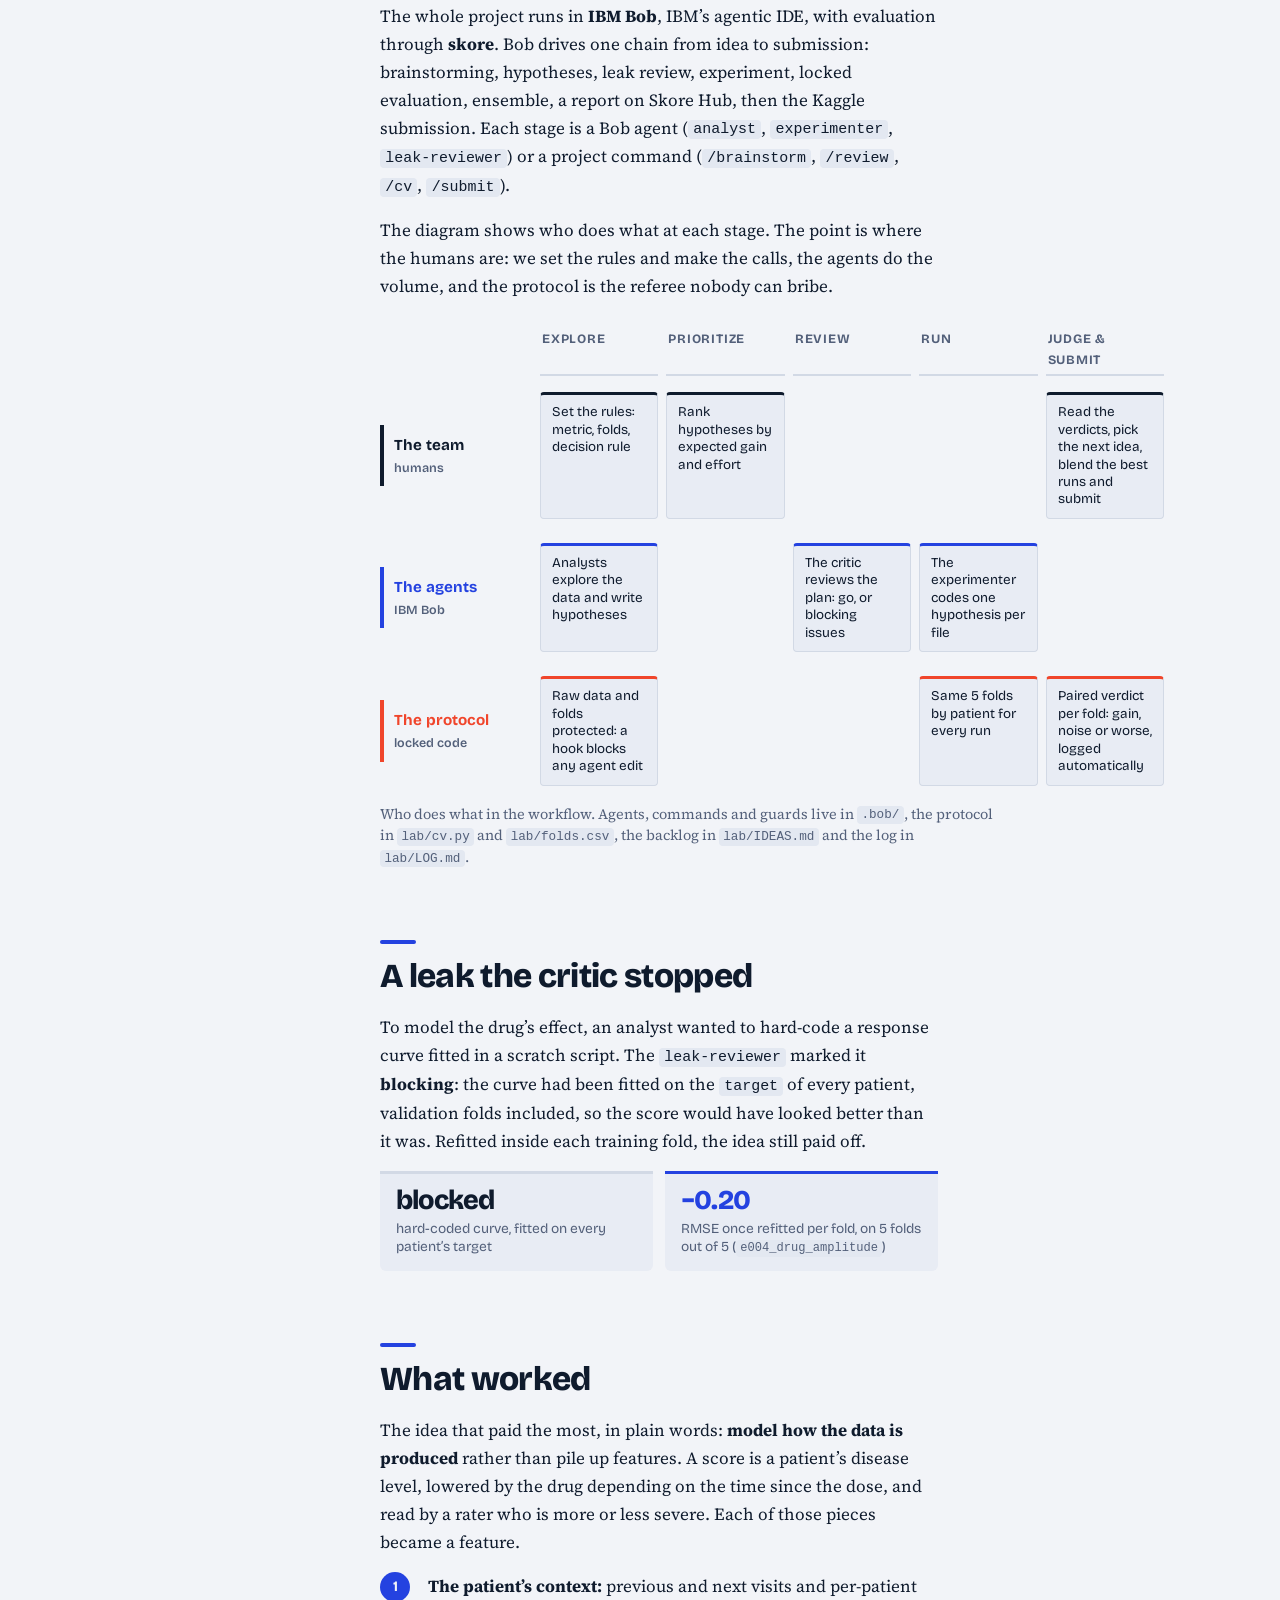
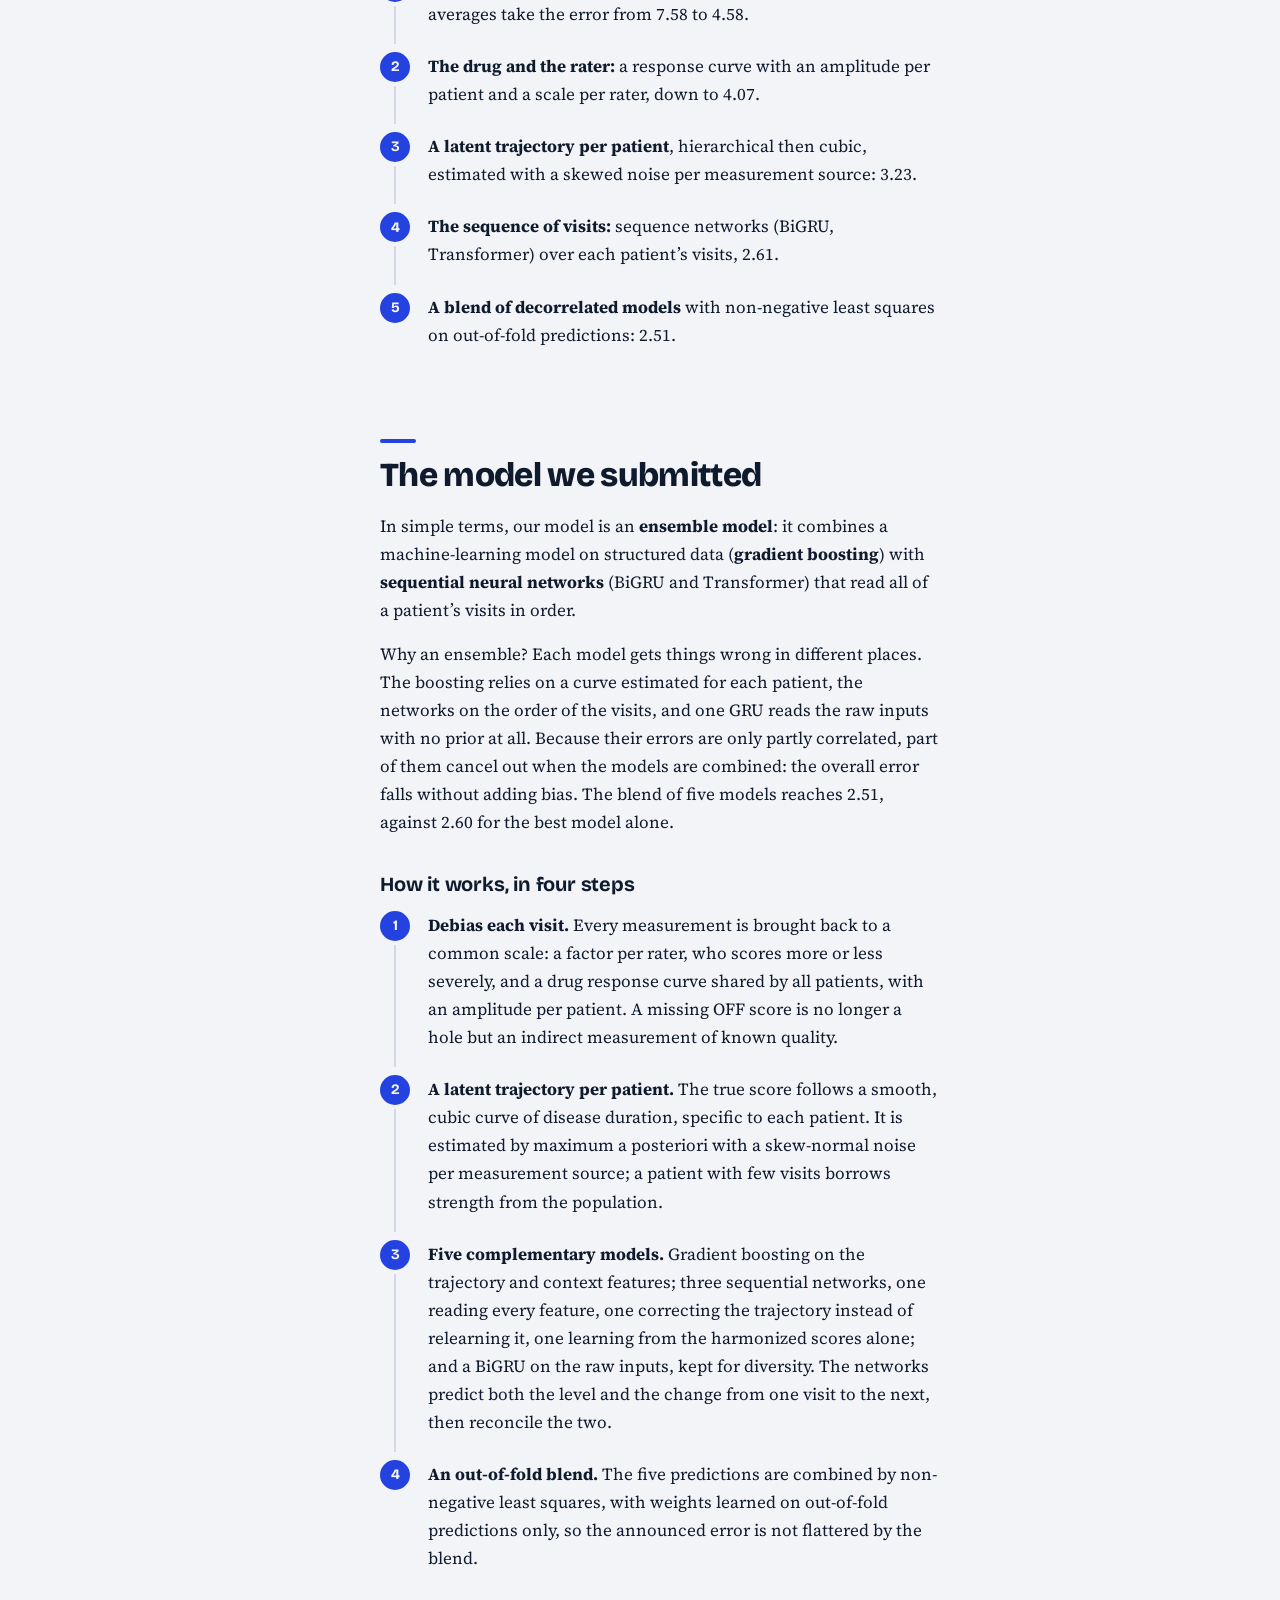
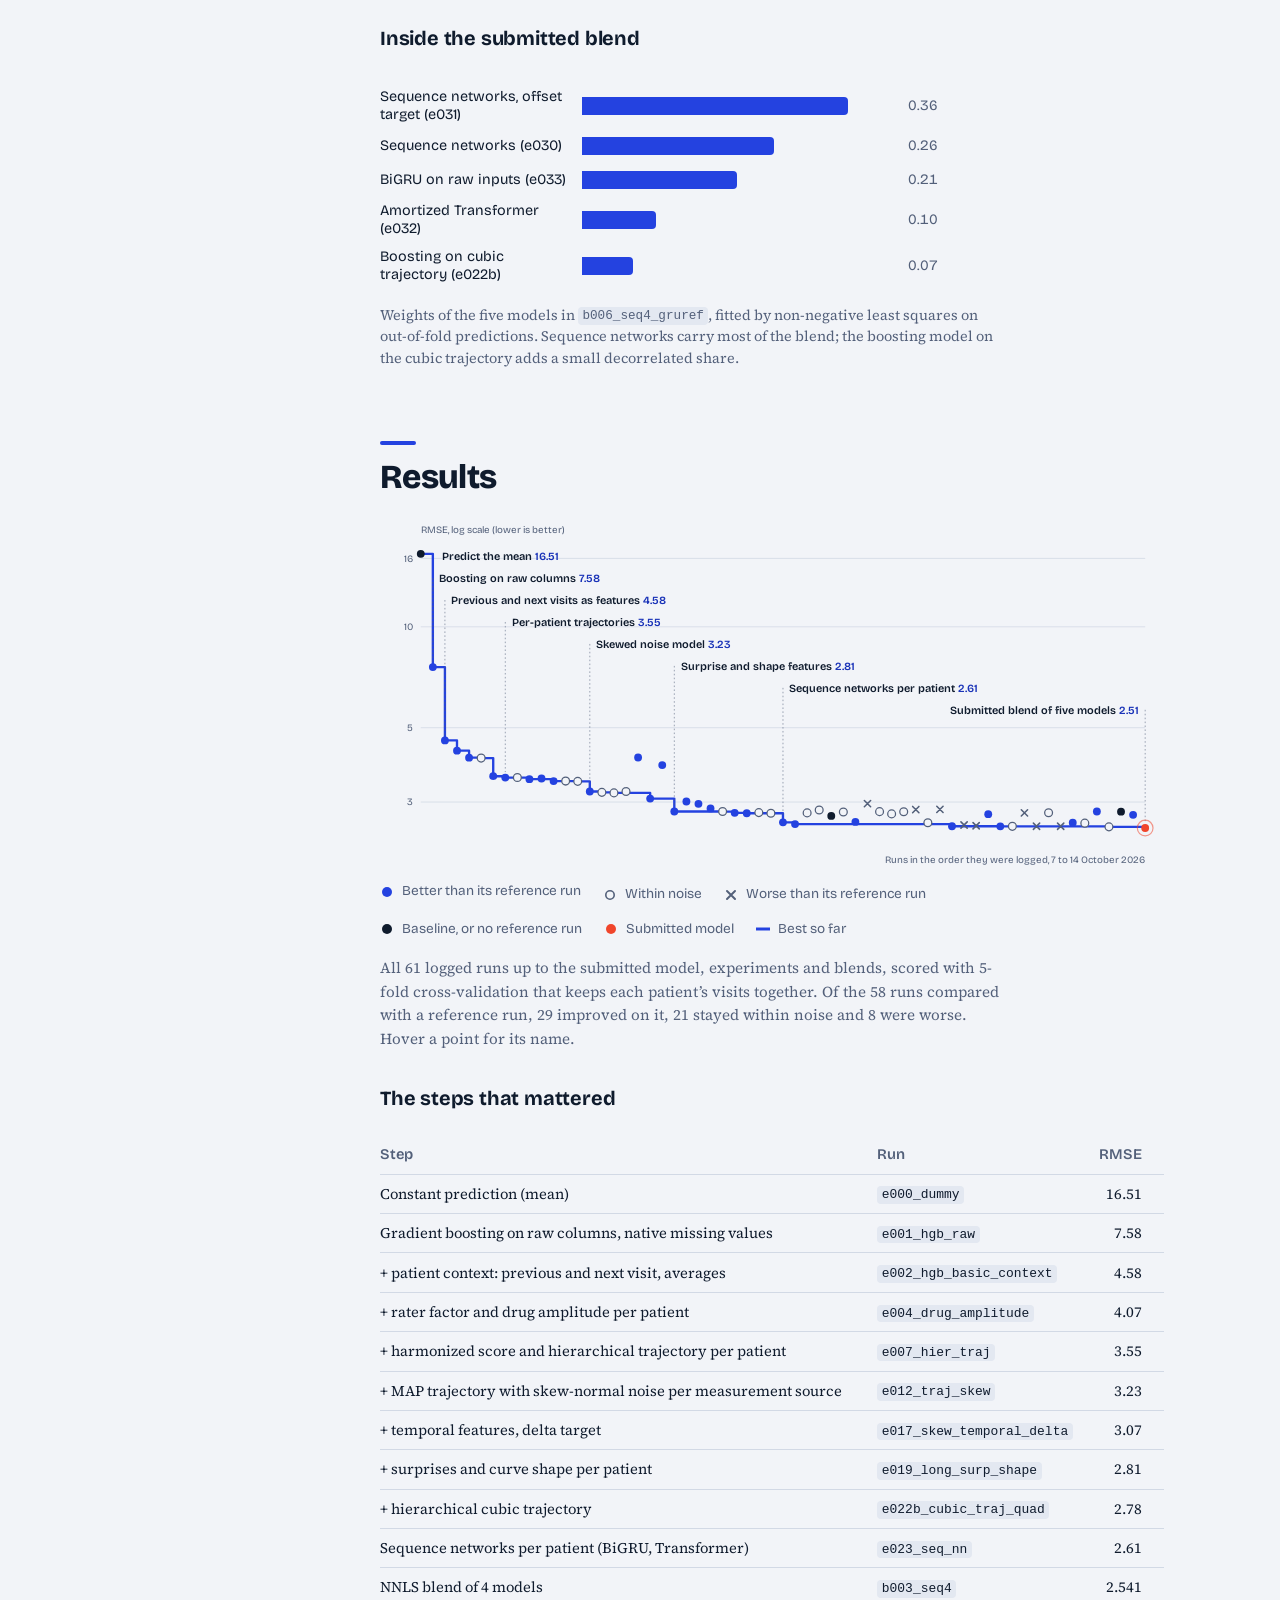
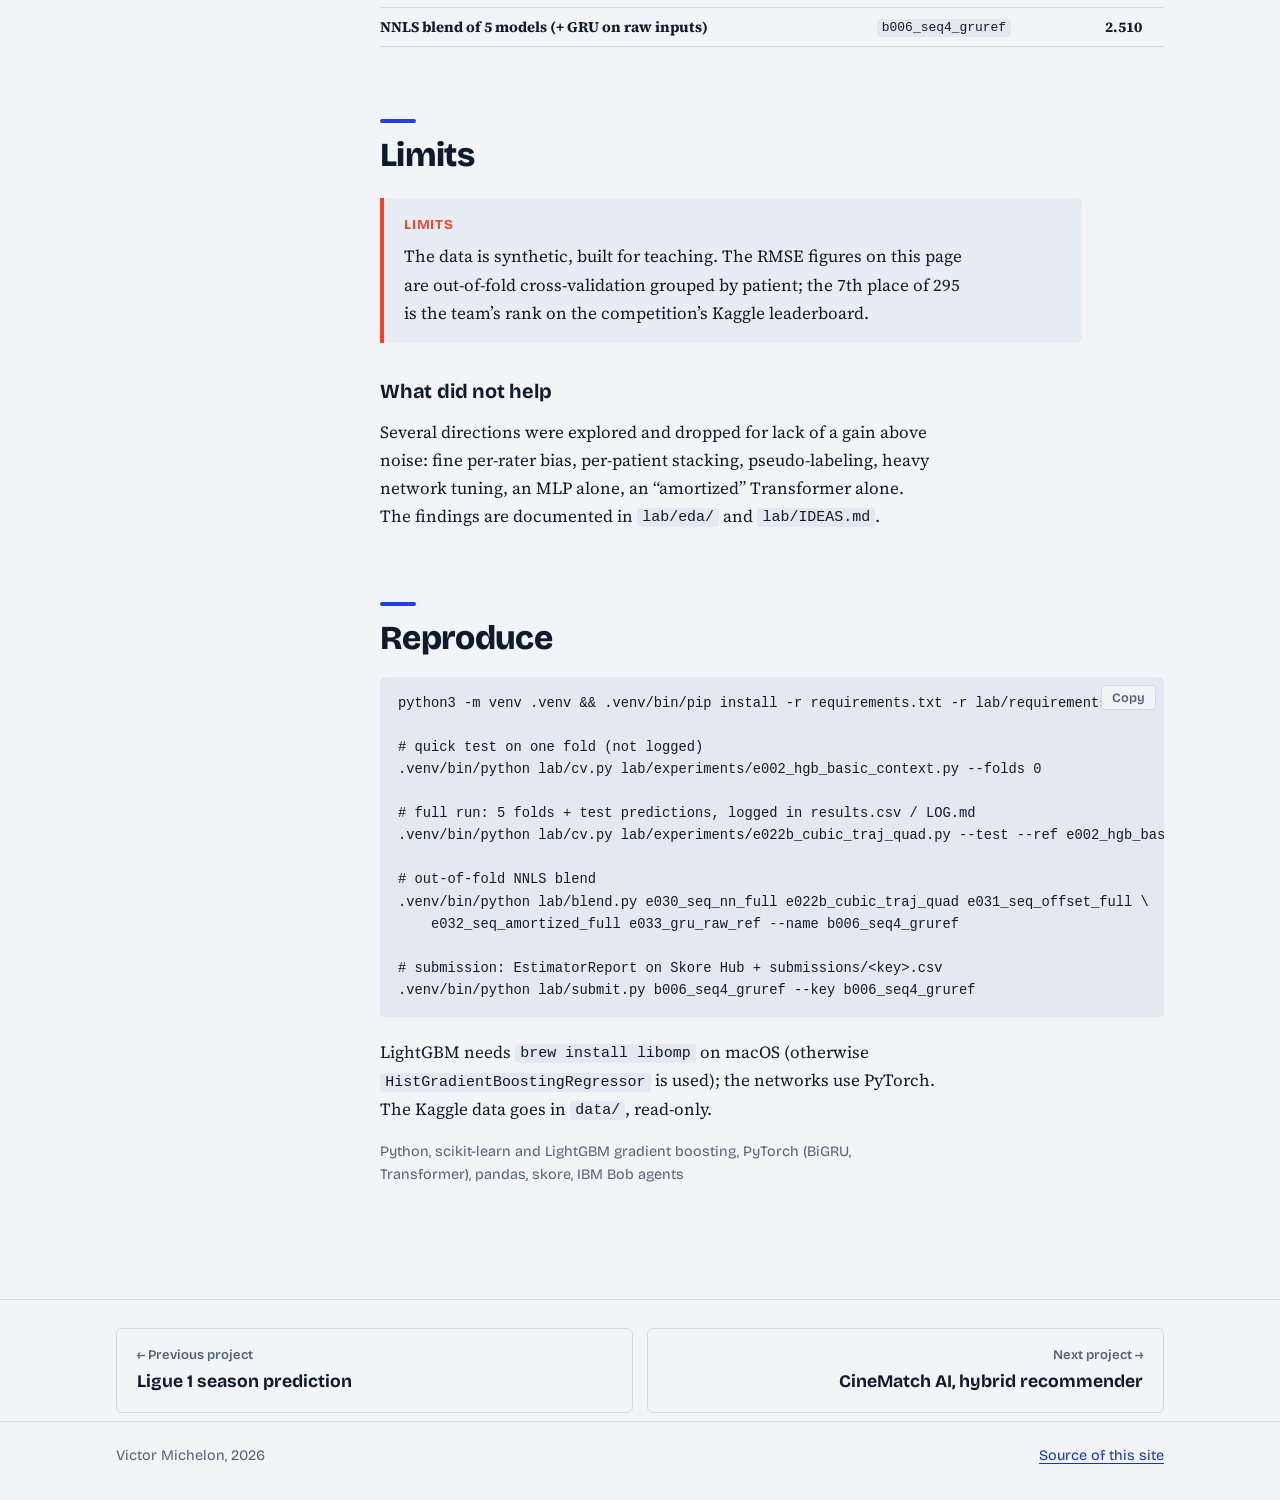
<file: projects/parkinson.html>
<!doctype html>
<html lang="en">
<head>
<meta charset="utf-8">
<meta name="viewport" content="width=device-width, initial-scale=1">
<title data-i18n="title">Predicting the condition of Parkinson’s patients from noisy medical data | Victor Michelon</title>
<meta name="description" content="7th of 295 (top 3%) at the IBM x Probabl hackathon: an ensemble of gradient boosting and sequential neural networks, built through an agentic R&amp;D workflow in IBM Bob, cuts the error by 85% compared with predicting the mean, after 61 experiments.">
<link rel="canonical" href="https://victor-michelon.github.io/Victor_MICHELON_Portfolio.github.io/projects/parkinson.html">
<meta property="og:title" content="Predicting the condition of Parkinson’s patients from noisy medical data | Victor Michelon">
<meta property="og:description" content="7th of 295 (top 3%) at the IBM x Probabl hackathon: an ensemble of gradient boosting and sequential neural networks, built through an agentic R&amp;D workflow in IBM Bob, cuts the error by 85% compared with predicting the mean, after 61 experiments.">
<meta property="og:type" content="article">
<meta property="og:url" content="https://victor-michelon.github.io/Victor_MICHELON_Portfolio.github.io/projects/parkinson.html">
<meta property="og:image" content="https://victor-michelon.github.io/Victor_MICHELON_Portfolio.github.io/assets/img/og/parkinson.png">
<meta property="og:image:width" content="1200">
<meta property="og:image:height" content="630">
<meta name="twitter:card" content="summary_large_image">
<meta name="theme-color" content="#f2f4f8" media="(prefers-color-scheme: light)">
<meta name="theme-color" content="#0c1220" media="(prefers-color-scheme: dark)">
<script>try{var t=localStorage.getItem("theme");if(t==="light"||t==="dark")document.documentElement.dataset.theme=t}catch(e){}</script>
<link rel="icon" href="data:image/svg+xml,%3Csvg xmlns='http://www.w3.org/2000/svg' viewBox='0 0 32 32'%3E%3Crect width='32' height='32' rx='6' fill='%232442e0'/%3E%3Cpath d='M7 9l5 14 4-9 4 9 5-14' fill='none' stroke='%23fff' stroke-width='3' stroke-linejoin='round' stroke-linecap='round'/%3E%3C/svg%3E">
<link rel="preconnect" href="https://fonts.googleapis.com">
<link rel="preconnect" href="https://fonts.gstatic.com" crossorigin>
<link href="https://fonts.googleapis.com/css2?family=Bricolage+Grotesque:opsz,wght@12..96,500;12..96,600;12..96,700;12..96,800&family=Source+Serif+4:ital,opsz,wght@0,8..60,400;0,8..60,600;1,8..60,400&display=swap" rel="stylesheet">
<link rel="stylesheet" href="../assets/tokens.css">
<link rel="stylesheet" href="../assets/style.css">
<link rel="stylesheet" href="../assets/project.css">
</head>
<body data-project="parkinson">
<a class="skip" href="#content" data-i18n="c.skip">Skip to content</a>

<header class="site-head">
  <div class="wrap">
    <nav aria-label="Main">
      <a href="../index.html#experience" data-i18n="c.experience">Experience</a>
      <a href="../index.html#projects" data-i18n="c.projects">Projects</a>
      <a href="../index.html#about" data-i18n="c.about">About</a>
      <a href="../index.html#contact" data-i18n="c.contact">Contact</a>
      <button class="lang-toggle" type="button" aria-label="Switch language"><span data-lang="en">EN</span><span data-lang="fr">FR</span></button>
      <button class="theme-toggle" type="button" aria-label="Switch theme">
        <svg class="sun" viewBox="0 0 24 24" fill="none" stroke="currentColor" stroke-width="2" stroke-linecap="round" aria-hidden="true"><circle cx="12" cy="12" r="4"/><path d="M12 2v2M12 20v2M4.9 4.9l1.4 1.4M17.7 17.7l1.4 1.4M2 12h2M20 12h2M4.9 19.1l1.4-1.4M17.7 6.3l1.4-1.4"/></svg>
        <svg class="moon" viewBox="0 0 24 24" fill="none" stroke="currentColor" stroke-width="2" stroke-linecap="round" stroke-linejoin="round" aria-hidden="true"><path d="M20 14.5A8 8 0 0 1 9.5 4 8 8 0 1 0 20 14.5z"/></svg>
      </button>
    </nav>
  </div>
</header>

<main>
  <header class="case-head">
    <div class="wrap">
      <a class="back" href="../index.html#projects"><span aria-hidden="true">←</span> <span data-i18n="c.all">All projects</span></a>
      <p class="kicker" data-i18n="kicker">IBM × Probabl hackathon · Kaggle competition · team of three · October 2026</p>
      <h1 data-i18n="h1">Predicting the condition of Parkinson’s patients from noisy medical data</h1>
      <p class="lede" data-i18n="lede"><strong>7th of 295 teams (top 3%)</strong> at the IBM × Probabl hackathon. For every patient visit, we predict the motor score the patient would have without medication, from noisy and often missing measurements. In one week and in a team of three, we built an agentic R&amp;D workflow in IBM Bob and an ensemble model that cuts the error by 85% compared with predicting the mean.</p>
      <ul class="kpis">
        <li><span class="big" data-i18n="k1b">7th / 295</span><span class="cap" data-i18n="k1">at the IBM × Probabl hackathon, top 3% of the Kaggle leaderboard</span></li>
        <li><span class="big" data-i18n="k2b">−85%</span><span class="cap" data-i18n="k2">error compared with predicting the mean, thanks to our model (RMSE 16.51 → 2.51, cross-validated by patient)</span></li>
        <li><span class="big">61</span><span class="cap" data-i18n="k3">experiments implemented and tested, all scored by the same locked protocol</span></li>
      </ul>
      <div class="actions">
        <a class="btn btn-primary" href="https://github.com/Victor-MICHELON/Hackathon-IBMxProbabl" data-i18n="b1">Code and experiment log</a>
        <a class="btn" href="https://www.kaggle.com/competitions/bobathon-esilv/" data-i18n="b2">Kaggle competition</a>
      </div>

      <section class="edge" aria-labelledby="edge-h">
        <p class="label" data-i18n="c.edge">What sets it apart</p>
        <h2 id="edge-h" data-i18n="e.h">A research lab run by AI agents, with rules that stop them from cheating</h2>
        <p><strong data-i18n="c.stakes">The stakes.</strong> <span data-i18n="e.stakes">In Parkinson’s disease, the “OFF” motor score, measured without the effect of medication, is the one that best tracks how the disease progresses. But getting it means pausing the treatment, so it is rarely measured and often noisy. Estimating it from routine measurements would follow the disease without putting the patient through that. (Synthetic data, built for teaching.)</span></p>
        <div class="versus">
          <div>
            <h3 data-i18n="e.usualh">The usual hackathon</h3>
            <p data-i18n="e.usual">One notebook, one try after another, and whatever lifts the public leaderboard is kept.</p>
            <p><strong data-i18n="c.breaks">Where it breaks.</strong> <span data-i18n="e.breaks">An AI assistant only speeds up that same loop: more tries, more chances of a data leak, and no way to tell a real gain from luck.</span></p>
          </div>
          <div class="mine">
            <h3 data-i18n="c.ours">What we did differently</h3>
            <ul>
              <li data-i18n="e.m1"><strong>Analyst agents</strong> explore the data and propose hypotheses, which we rank by expected gain and effort.</li>
              <li data-i18n="e.m2">An <strong>experimenter agent</strong> codes one hypothesis per file.</li>
              <li data-i18n="e.m3">A <strong>critic agent</strong> reads every costly experiment, looking for a leak, before it runs.</li>
              <li data-i18n="e.m4">A <strong>locked evaluation protocol</strong> that the agents cannot change scores every run the same way, and a statistical rule decides: a gain smaller than its variability is noise.</li>
            </ul>
          </div>
        </div>
        <div class="proof">
          <p class="label" data-i18n="c.proof">The proof</p>
          <span class="big" data-i18n="e.big">7th / 295</span>
          <p data-i18n="e.proof">61 experiments in one week, all comparable. Of the 58 compared with a reference, 29 improved the score, 21 were noise and 8 made it worse: those 21 are changes that a comparison of averages could have mistaken for progress. The error falls by 85% (RMSE 16.51 → 2.51).</p>
        </div>
        <p><strong data-i18n="c.notdo">What it does not do.</strong> <span data-i18n="e.notdo">The data is synthetic: the scores say how well the method works, not that the model is ready for patients.</span></p>
        <p><strong data-i18n="c.shows">What it shows.</strong> <span data-i18n="e.shows">Using AI agents to go fast without giving up rigor, which is the question data teams in companies are asking today.</span></p>
      </section>
    </div>
  </header>

  <div class="wrap case-layout" id="content">
    <nav class="toc" aria-label="On this page" data-i18n-aria="c.toc">
      <p data-i18n="c.onpage">On this page</p>
      <ol>
        <li><a href="#problem" data-i18n="t1">The problem</a></li>
        <li><a href="#data" data-i18n="t2">The data</a></li>
        <li><a href="#lab" data-i18n="t3">Our agentic R&amp;D workflow</a></li>
        <li><a href="#critic" data-i18n="t4">A leak the critic stopped</a></li>
        <li><a href="#modelling" data-i18n="t5">What worked</a></li>
        <li><a href="#model" data-i18n="t9">The model we submitted</a></li>
        <li><a href="#results" data-i18n="t6">Results</a></li>
        <li><a href="#limits" data-i18n="t7">Limits</a></li>
        <li><a href="#reproduce" data-i18n="t8">Reproduce</a></li>
      </ol>
    </nav>

    <article class="prose">
      <section id="problem" aria-labelledby="problem-h">
        <h2 id="problem-h" data-i18n="t1">The problem</h2>
        <p data-i18n="pb1">In Parkinson’s disease, the MDS-UPDRS motor score depends heavily on <strong>levodopa</strong>. The <strong>OFF</strong> score, measured without active medication, says the most about the disease itself, but it is rarely measured, often noisy, and it depends on the rater and on the time since the last dose.</p>
        <p data-i18n="pb2">The task: for each visit, predict the <strong>true OFF score</strong> (the debiased <code>target</code>) from the observed ON and OFF measurements, the levodopa dose, the time since intake and the patient’s history.</p>
        <ul>
          <li data-i18n="pb3"><strong>Metric:</strong> RMSE at the visit level.</li>
          <li data-i18n="pb4"><strong>Hold-out:</strong> by patient, so no patient appears in both train and test.</li>
          <li data-i18n="pb5"><strong>Format:</strong> one week (7 to 14 October 2026), the ESILV × Probabl × IBM “Bobathon” on Kaggle, in a team of three with Bertrand Maigre and Jean-Baptiste Pasteau.</li>
        </ul>
      </section>

      <section id="data" aria-labelledby="data-h">
        <h2 id="data-h" data-i18n="t2">The data</h2>
        <p data-i18n="d1">The data is synthetic: 44,590 visits from 5,576 patients for training, 11,013 visits from 1,395 patients for testing. Most columns have holes, and the most useful ones are missing the most often.</p>
        <figure>
          <div class="chart" data-chart="bars" data-src="missing-data"></div>
          <figcaption data-i18n="dcap">Share of training visits where each input is missing.</figcaption>
        </figure>
        <script type="application/json" id="missing-data">{"format": "pct0", "max": 1, "valueName": "Missing in", "items": [
          {"label": "Time since intake, OFF", "value": 0.79},
          {"label": "OFF score", "value": 0.42},
          {"label": "Levodopa dose (LEDD)", "value": 0.37},
          {"label": "ON score", "value": 0.30}],
          "fr": {"valueName": "Manquant dans", "items": [{"label": "Délai depuis la prise, OFF"}, {"label": "Score OFF"}, {"label": "Dose de lévodopa (LEDD)"}, {"label": "Score ON"}]}}</script>
        <div class="callout">
          <span class="label" data-i18n="d2l">Note</span>
          <p data-i18n="d2">The test set contains every visit of each test patient. Previous and next visits, per-patient averages and sequence models are therefore legitimate inputs: they never touch the <code>target</code>.</p>
        </div>
      </section>

      <section id="lab" aria-labelledby="lab-h">
        <h2 id="lab-h" data-i18n="t3">Our agentic R&amp;D workflow</h2>
        <p data-i18n="lab1">The whole project runs in <strong>IBM Bob</strong>, IBM’s agentic IDE, with evaluation through <strong>skore</strong>. Bob drives one chain from idea to submission: brainstorming, hypotheses, leak review, experiment, locked evaluation, ensemble, a report on Skore Hub, then the Kaggle submission. Each stage is a Bob agent (<code>analyst</code>, <code>experimenter</code>, <code>leak-reviewer</code>) or a project command (<code>/brainstorm</code>, <code>/review</code>, <code>/cv</code>, <code>/submit</code>).</p>
        <p data-i18n="lab2">The diagram shows who does what at each stage. The point is where the humans are: we set the rules and make the calls, the agents do the volume, and the protocol is the referee nobody can bribe.</p>
        <figure>
          <div class="lanes">
            <ol class="stages" aria-hidden="true">
              <li data-i18n="st1">Explore</li><li data-i18n="st2">Prioritize</li><li data-i18n="st3">Review</li><li data-i18n="st4">Run</li><li data-i18n="st5">Judge &amp; submit</li>
            </ol>
            <div class="lane lane-us">
              <h4 data-i18n="ln1">The team <small>humans</small></h4>
              <ul>
                <li style="--c: 2" data-i18n="ln1a">Set the rules: metric, folds, decision rule</li>
                <li style="--c: 3" data-i18n="ln1b">Rank hypotheses by expected gain and effort</li>
                <li style="--c: 6" data-i18n="ln1c">Read the verdicts, pick the next idea, blend the best runs and submit</li>
              </ul>
            </div>
            <div class="lane lane-agents">
              <h4 data-i18n="ln2">The agents <small>IBM Bob</small></h4>
              <ul>
                <li style="--c: 2" data-i18n="ln2a">Analysts explore the data and write hypotheses</li>
                <li style="--c: 4" data-i18n="ln2b">The critic reviews the plan: go, or blocking issues</li>
                <li style="--c: 5" data-i18n="ln2c">The experimenter codes one hypothesis per file</li>
              </ul>
            </div>
            <div class="lane lane-protocol">
              <h4 data-i18n="ln3">The protocol <small>locked code</small></h4>
              <ul>
                <li style="--c: 2" data-i18n="ln3a">Raw data and folds protected: a hook blocks any agent edit</li>
                <li style="--c: 5" data-i18n="ln3b">Same 5 folds by patient for every run</li>
                <li style="--c: 6" data-i18n="ln3c">Paired verdict per fold: gain, noise or worse, logged automatically</li>
              </ul>
            </div>
          </div>
          <figcaption data-i18n="lncap">Who does what in the workflow. Agents, commands and guards live in <code>.bob/</code>, the protocol in <code>lab/cv.py</code> and <code>lab/folds.csv</code>, the backlog in <code>lab/IDEAS.md</code> and the log in <code>lab/LOG.md</code>.</figcaption>
        </figure>
      </section>

      <section id="critic" aria-labelledby="critic-h">
        <h2 id="critic-h" data-i18n="t4">A leak the critic stopped</h2>
        <p data-i18n="cr1">To model the drug’s effect, an analyst wanted to hard-code a response curve fitted in a scratch script. The <code>leak-reviewer</code> marked it <strong>blocking</strong>: the curve had been fitted on the <code>target</code> of every patient, validation folds included, so the score would have looked better than it was. Refitted inside each training fold, the idea still paid off.</p>
        <ul class="duo">
          <li><span class="big" data-i18n="cr.b1">blocked</span><span class="cap" data-i18n="cr.c1">hard-coded curve, fitted on every patient’s target</span></li>
          <li class="win"><span class="big" data-i18n="cr.b2">−0.20</span><span class="cap" data-i18n="cr.c2">RMSE once refitted per fold, on 5 folds out of 5 (<code>e004_drug_amplitude</code>)</span></li>
        </ul>
      </section>

      <section id="modelling" aria-labelledby="modelling-h">
        <h2 id="modelling-h" data-i18n="t5">What worked</h2>
        <p data-i18n="mo1">The idea that paid the most, in plain words: <strong>model how the data is produced</strong> rather than pile up features. A score is a patient’s disease level, lowered by the drug depending on the time since the dose, and read by a rater who is more or less severe. Each of those pieces became a feature.</p>
        <ol class="steps">
          <li data-i18n="mo2"><strong>The patient’s context:</strong> previous and next visits and per-patient averages take the error from 7.58 to 4.58.</li>
          <li data-i18n="mo3"><strong>The drug and the rater:</strong> a response curve with an amplitude per patient and a scale per rater, down to 4.07.</li>
          <li data-i18n="mo4"><strong>A latent trajectory per patient</strong>, hierarchical then cubic, estimated with a skewed noise per measurement source: 3.23.</li>
          <li data-i18n="mo5"><strong>The sequence of visits:</strong> sequence networks (BiGRU, Transformer) over each patient’s visits, 2.61.</li>
          <li data-i18n="mo6"><strong>A blend of decorrelated models</strong> with non-negative least squares on out-of-fold predictions: 2.51.</li>
        </ol>
      </section>

      <section id="model" aria-labelledby="model-h">
        <h2 id="model-h" data-i18n="t9">The model we submitted</h2>
        <p data-i18n="md1">In simple terms, our model is an <strong>ensemble model</strong>: it combines a machine-learning model on structured data (<strong>gradient boosting</strong>) with <strong>sequential neural networks</strong> (BiGRU and Transformer) that read all of a patient’s visits in order.</p>
        <p data-i18n="md2">Why an ensemble? Each model gets things wrong in different places. The boosting relies on a curve estimated for each patient, the networks on the order of the visits, and one GRU reads the raw inputs with no prior at all. Because their errors are only partly correlated, part of them cancel out when the models are combined: the overall error falls without adding bias. The blend of five models reaches 2.51, against 2.60 for the best model alone.</p>
        <h3 data-i18n="md.h">How it works, in four steps</h3>
        <ol class="steps">
          <li data-i18n="md3"><strong>Debias each visit.</strong> Every measurement is brought back to a common scale: a factor per rater, who scores more or less severely, and a drug response curve shared by all patients, with an amplitude per patient. A missing OFF score is no longer a hole but an indirect measurement of known quality.</li>
          <li data-i18n="md4"><strong>A latent trajectory per patient.</strong> The true score follows a smooth, cubic curve of disease duration, specific to each patient. It is estimated by maximum a posteriori with a skew-normal noise per measurement source; a patient with few visits borrows strength from the population.</li>
          <li data-i18n="md5"><strong>Five complementary models.</strong> Gradient boosting on the trajectory and context features; three sequential networks, one reading every feature, one correcting the trajectory instead of relearning it, one learning from the harmonized scores alone; and a BiGRU on the raw inputs, kept for diversity. The networks predict both the level and the change from one visit to the next, then reconcile the two.</li>
          <li data-i18n="md6"><strong>An out-of-fold blend.</strong> The five predictions are combined by non-negative least squares, with weights learned on out-of-fold predictions only, so the announced error is not flattered by the blend.</li>
        </ol>

        <h3 data-i18n="bl.h">Inside the submitted blend</h3>
        <figure>
          <div class="chart" data-chart="bars" data-src="blend-data"></div>
          <figcaption data-i18n="blcap">Weights of the five models in <code>b006_seq4_gruref</code>, fitted by non-negative least squares on out-of-fold predictions. Sequence networks carry most of the blend; the boosting model on the cubic trajectory adds a small decorrelated share.</figcaption>
        </figure>
        <script type="application/json" id="blend-data">{"format": "dec2", "max": 0.4, "valueName": "Weight", "items": [
          {"label": "Sequence networks, offset target (e031)", "value": 0.36},
          {"label": "Sequence networks (e030)", "value": 0.26},
          {"label": "BiGRU on raw inputs (e033)", "value": 0.21},
          {"label": "Amortized Transformer (e032)", "value": 0.10},
          {"label": "Boosting on cubic trajectory (e022b)", "value": 0.07}],
          "fr": {"valueName": "Poids", "items": [{"label": "Réseaux séquentiels, cible décalée (e031)"}, {"label": "Réseaux séquentiels (e030)"}, {"label": "BiGRU sur entrées brutes (e033)"}, {"label": "Transformer amorti (e032)"}, {"label": "Boosting sur trajectoire cubique (e022b)"}]}}</script>
      </section>

      <section id="results" aria-labelledby="results-h">
        <h2 id="results-h" data-i18n="t6">Results</h2>
        <figure class="runs" aria-label="Error across the runs of the Parkinson's hackathon" data-i18n-aria="rc.aria">
          <div class="runs-frame" id="runs-chart"></div>
          <ul class="legend">
            <li><svg viewBox="0 0 14 14" aria-hidden="true"><circle class="dot-gain" cx="7" cy="7" r="5"/></svg><span data-i18n="lg1">Better than its reference run</span></li>
            <li><svg viewBox="0 0 14 14" aria-hidden="true"><circle class="dot-noise" cx="7" cy="7" r="4.2"/></svg><span data-i18n="lg2">Within noise</span></li>
            <li><svg viewBox="0 0 14 14" aria-hidden="true"><path class="cross" d="M3 3l8 8M11 3l-8 8"/></svg><span data-i18n="lg3">Worse than its reference run</span></li>
            <li><svg viewBox="0 0 14 14" aria-hidden="true"><circle class="dot-base" cx="7" cy="7" r="5"/></svg><span data-i18n="lg4">Baseline, or no reference run</span></li>
            <li><svg viewBox="0 0 14 14" aria-hidden="true"><circle class="dot-min" cx="7" cy="7" r="5"/></svg><span data-i18n="lg5">Submitted model</span></li>
            <li><svg viewBox="0 0 14 14" aria-hidden="true"><path class="best" d="M0 7h14"/></svg><span data-i18n="lg6">Best so far</span></li>
          </ul>
          <figcaption data-i18n="rcap">All 61 logged runs up to the submitted model, experiments and blends, scored with 5-fold cross-validation that keeps each patient’s visits together. Of the 58 runs compared with a reference run, 29 improved on it, 21 stayed within noise and 8 were worse. Hover a point for its name.</figcaption>
        </figure>
        <script type="application/json" id="runs-data">[{"id":"e000_dummy","rmse":16.506,"verdict":"baseline"},{"id":"e001_hgb_raw","rmse":7.581,"verdict":"GAIN"},{"id":"e002_hgb_basic_context","rmse":4.581,"verdict":"GAIN"},{"id":"e003_rater_scale","rmse":4.271,"verdict":"GAIN"},{"id":"e004_drug_amplitude","rmse":4.069,"verdict":"GAIN"},{"id":"e005_drug_amplitude_noes","rmse":4.058,"verdict":"NOISE"},{"id":"e006_harmonized_score","rmse":3.583,"verdict":"GAIN"},{"id":"e007_hier_traj","rmse":3.55,"verdict":"GAIN"},{"id":"e008_hier_traj_offset","rmse":3.55,"verdict":"NOISE"},{"id":"b001_hier_A_B","rmse":3.511,"verdict":"GAIN"},{"id":"e009_traj_v2","rmse":3.527,"verdict":"GAIN"},{"id":"e010_traj_v2_proj","rmse":3.465,"verdict":"GAIN"},{"id":"e011_traj_v2_proj_w05","rmse":3.465,"verdict":"NOISE"},{"id":"e012a_traj_meancal","rmse":3.458,"verdict":"NOISE"},{"id":"e012_traj_skew","rmse":3.226,"verdict":"GAIN"},{"id":"e013b_skew_offset","rmse":3.207,"verdict":"NOISE"},{"id":"e013c_skew_plain_offset_avg","rmse":3.195,"verdict":"NOISE"},{"id":"e014_skew_bag","rmse":3.226,"verdict":"NOISE"},{"id":"e015_temporal_fe","rmse":4.074,"verdict":"GAIN"},{"id":"e017_skew_temporal_delta","rmse":3.072,"verdict":"GAIN"},{"id":"e016_temporal_delta","rmse":3.867,"verdict":"GAIN"},{"id":"e019_long_surp_shape","rmse":2.812,"verdict":"GAIN"},{"id":"e018_skew_temporal_delta_hgbv2","rmse":3.011,"verdict":"GAIN"},{"id":"e019a_long_surp","rmse":2.963,"verdict":"GAIN"},{"id":"e019b_long_shape","rmse":2.871,"verdict":"GAIN"},{"id":"e020_off_miss_freq","rmse":2.81,"verdict":"NOISE"},{"id":"e022_cubic_traj","rmse":2.786,"verdict":"GAIN"},{"id":"e022b_cubic_traj_quad","rmse":2.778,"verdict":"GAIN"},{"id":"e022c_cubic_cov","rmse":2.79,"verdict":"NOISE"},{"id":"e022d_cubic_wprior","rmse":2.777,"verdict":"NOISE"},{"id":"e023_seq_nn","rmse":2.61,"verdict":"GAIN"},{"id":"b002_seq_e022b","rmse":2.579,"verdict":"GAIN"},{"id":"e023_quality_noise","rmse":2.785,"verdict":"NOISE"},{"id":"e024_mlp_bag","rmse":2.841,"verdict":"NOISE"},{"id":"b002_e022b_mlp","rmse":2.727,"verdict":"NONE"},{"id":"e025_gru_raw","rmse":2.803,"verdict":"NOISE"},{"id":"b003_e022b_mlp_gru","rmse":2.618,"verdict":"GAIN"},{"id":"e026_transformer_raw","rmse":2.968,"verdict":"WORSE"},{"id":"e025s_gru_raw_seed100","rmse":2.809,"verdict":"NOISE"},{"id":"e024_ap_pairs_notsi","rmse":2.766,"verdict":"NOISE"},{"id":"e025t_gru_raw_tdt","rmse":2.808,"verdict":"NOISE"},{"id":"e025u_gru_raw_tnone","rmse":2.849,"verdict":"WORSE"},{"id":"e025_seq_offset","rmse":2.603,"verdict":"NOISE"},{"id":"e026_seq_amortized","rmse":2.853,"verdict":"WORSE"},{"id":"b003_seq4","rmse":2.541,"verdict":"GAIN"},{"id":"b003a_no_offset","rmse":2.563,"verdict":"WORSE"},{"id":"b003b_no_amort","rmse":2.55,"verdict":"WORSE"},{"id":"e027_rule_post","rmse":2.761,"verdict":"GAIN"},{"id":"b004_seq4_rule","rmse":2.539,"verdict":"GAIN"},{"id":"b004b_seq4_plus_rule","rmse":2.539,"verdict":"NOISE"},{"id":"e028_v0_template","rmse":2.785,"verdict":"WORSE"},{"id":"b004c_seq4_plus_v0","rmse":2.541,"verdict":"WORSE"},{"id":"e029_latent_prior","rmse":2.786,"verdict":"NOISE"},{"id":"b004d_seq4_plus_latent","rmse":2.541,"verdict":"WORSE"},{"id":"e030_seq_nn_full","rmse":2.602,"verdict":"GAIN"},{"id":"e031_seq_offset_full","rmse":2.595,"verdict":"NOISE"},{"id":"e032_seq_amortized_full","rmse":2.811,"verdict":"GAIN"},{"id":"b005_seq4_full","rmse":2.53,"verdict":"NOISE"},{"id":"e033_gru_raw_ref","rmse":2.808,"verdict":"NONE"},{"id":"e034_gru_simpre","rmse":2.748,"verdict":"GAIN"},{"id":"b006_seq4_gruref","rmse":2.51,"verdict":"GAIN"}]</script>

        <h3 data-i18n="sm.h">The steps that mattered</h3>
        <div class="table-scroll">
          <table>
            <thead><tr><th scope="col" data-i18n="sm.c1">Step</th><th scope="col" data-i18n="sm.c2">Run</th><th scope="col" class="num">RMSE</th></tr></thead>
            <tbody>
              <tr><td data-i18n="sm1">Constant prediction (mean)</td><td><code>e000_dummy</code></td><td class="num">16.51</td></tr>
              <tr><td data-i18n="sm2">Gradient boosting on raw columns, native missing values</td><td><code>e001_hgb_raw</code></td><td class="num">7.58</td></tr>
              <tr><td data-i18n="sm3">+ patient context: previous and next visit, averages</td><td><code>e002_hgb_basic_context</code></td><td class="num">4.58</td></tr>
              <tr><td data-i18n="sm4">+ rater factor and drug amplitude per patient</td><td><code>e004_drug_amplitude</code></td><td class="num">4.07</td></tr>
              <tr><td data-i18n="sm5">+ harmonized score and hierarchical trajectory per patient</td><td><code>e007_hier_traj</code></td><td class="num">3.55</td></tr>
              <tr><td data-i18n="sm6">+ MAP trajectory with skew-normal noise per measurement source</td><td><code>e012_traj_skew</code></td><td class="num">3.23</td></tr>
              <tr><td data-i18n="sm7">+ temporal features, delta target</td><td><code>e017_skew_temporal_delta</code></td><td class="num">3.07</td></tr>
              <tr><td data-i18n="sm8">+ surprises and curve shape per patient</td><td><code>e019_long_surp_shape</code></td><td class="num">2.81</td></tr>
              <tr><td data-i18n="sm9">+ hierarchical cubic trajectory</td><td><code>e022b_cubic_traj_quad</code></td><td class="num">2.78</td></tr>
              <tr><td data-i18n="sm10">Sequence networks per patient (BiGRU, Transformer)</td><td><code>e023_seq_nn</code></td><td class="num">2.61</td></tr>
              <tr><td data-i18n="sm11">NNLS blend of 4 models</td><td><code>b003_seq4</code></td><td class="num">2.541</td></tr>
              <tr><td data-i18n="sm12"><strong>NNLS blend of 5 models (+ GRU on raw inputs)</strong></td><td><code>b006_seq4_gruref</code></td><td class="num"><strong>2.510</strong></td></tr>
            </tbody>
          </table>
        </div>
      </section>

      <section id="limits" aria-labelledby="limits-h">
        <h2 id="limits-h" data-i18n="t7">Limits</h2>
        <div class="callout callout-limit">
          <span class="label" data-i18n="lm.l">Limits</span>
          <p data-i18n="lm.p">The data is synthetic, built for teaching. The RMSE figures on this page are out-of-fold cross-validation grouped by patient; the 7th place of 295 is the team’s rank on the competition’s Kaggle leaderboard.</p>
        </div>
        <h3 data-i18n="nh.h">What did not help</h3>
        <p data-i18n="nh.p">Several directions were explored and dropped for lack of a gain above noise: fine per-rater bias, per-patient stacking, pseudo-labeling, heavy network tuning, an MLP alone, an “amortized” Transformer alone. The findings are documented in <code>lab/eda/</code> and <code>lab/IDEAS.md</code>.</p>
      </section>

      <section id="reproduce" aria-labelledby="reproduce-h">
        <h2 id="reproduce-h" data-i18n="t8">Reproduce</h2>
        <div class="code"><pre><code>python3 -m venv .venv &amp;&amp; .venv/bin/pip install -r requirements.txt -r lab/requirements.txt

# quick test on one fold (not logged)
.venv/bin/python lab/cv.py lab/experiments/e002_hgb_basic_context.py --folds 0

# full run: 5 folds + test predictions, logged in results.csv / LOG.md
.venv/bin/python lab/cv.py lab/experiments/e022b_cubic_traj_quad.py --test --ref e002_hgb_basic_context

# out-of-fold NNLS blend
.venv/bin/python lab/blend.py e030_seq_nn_full e022b_cubic_traj_quad e031_seq_offset_full \
    e032_seq_amortized_full e033_gru_raw_ref --name b006_seq4_gruref

# submission: EstimatorReport on Skore Hub + submissions/&lt;key&gt;.csv
.venv/bin/python lab/submit.py b006_seq4_gruref --key b006_seq4_gruref</code></pre></div>
        <p data-i18n="rp1">LightGBM needs <code>brew install libomp</code> on macOS (otherwise <code>HistGradientBoostingRegressor</code> is used); the networks use PyTorch. The Kaggle data goes in <code>data/</code>, read-only.</p>
        <p class="stack" data-i18n="stack">Python, scikit-learn and LightGBM gradient boosting, PyTorch (BiGRU, Transformer), pandas, skore, IBM Bob agents</p>
      </section>
    </article>
  </div>

  <nav class="case-nav" aria-label="Other projects" data-i18n-aria="c.others">
    <div class="wrap">
      <a class="prev" href="ligue1.html"><span class="dir" data-i18n="c.prev">← Previous project</span><span class="name" data-i18n="nav.prev">Ligue 1 season prediction</span></a>
      <a class="next" href="cinematch.html"><span class="dir" data-i18n="c.next">Next project →</span><span class="name" data-i18n="nav.next">CineMatch AI, hybrid recommender</span></a>
    </div>
  </nav>
</main>

<footer class="site-foot">
  <div class="wrap">
    <span>Victor Michelon, 2026</span>
    <a href="https://github.com/Victor-MICHELON/Victor_MICHELON_Portfolio.github.io" data-i18n="c.source">Source of this site</a>
  </div>
</footer>

<script>
window.I18N_FR = {
  "title": `Prédire l’état de patients atteints de Parkinson à partir de données médicales bruitées | Victor Michelon`,
  "kicker": `Hackathon IBM × Probabl · compétition Kaggle · équipe de trois · octobre 2026`,
  "h1": `Prédire l’état de patients atteints de Parkinson à partir de données médicales bruitées`,
  "lede": `<strong>7e sur 295 équipes (top 3 %)</strong> au hackathon IBM × Probabl. Pour chaque visite, nous prédisons le score moteur qu’aurait le patient sans médicament, à partir de mesures bruitées et souvent manquantes. En une semaine et en équipe de trois, nous avons construit un workflow agentique de R&amp;D dans IBM Bob et un modèle d’ensemble qui réduit l’erreur de 85 % par rapport à une prédiction par la moyenne.`,
  "k1b": `7e / 295`,
  "k1": `au hackathon IBM × Probabl, top 3 % du classement Kaggle`,
  "k2b": `−85 %`,
  "k2": `d’erreur par rapport à une prédiction par la moyenne, grâce à notre modèle (RMSE 16,51 → 2,51, validation croisée par patient)`,
  "k3": `expériences implémentées et testées, toutes notées par le même protocole verrouillé`,
  "b1": `Code et journal des expériences`,
  "b2": `Compétition Kaggle`,

  "e.h": `Un labo de R&amp;D piloté par des agents IA, avec des règles qui les empêchent de tricher`,
  "e.stakes": `Dans la maladie de Parkinson, le score moteur « OFF », mesuré sans l’effet du médicament, est celui qui suit le mieux l’évolution de la maladie. Mais l’obtenir oblige à suspendre le traitement : il est donc rarement mesuré et souvent bruité. L’estimer à partir des mesures de routine, c’est suivre la maladie sans imposer cette épreuve au patient. (Données synthétiques, cadre pédagogique.)`,
  "e.usualh": `Le hackathon classique`,
  "e.usual": `Un notebook, des essais enchaînés, et on garde ce qui fait monter le classement public.`,
  "e.breaks": `Un assistant IA ne fait qu’accélérer cette même boucle : plus d’essais, plus de risques de fuite de données, et aucun moyen de distinguer un vrai gain du hasard.`,
  "e.m1": `Des <strong>agents analystes</strong> explorent les données et proposent des hypothèses, que nous classons par gain attendu et effort.`,
  "e.m2": `Un <strong>agent expérimentateur</strong> code une hypothèse par fichier.`,
  "e.m3": `Un <strong>agent critique</strong> relit chaque expérience coûteuse, à la recherche d’une fuite, avant qu’elle tourne.`,
  "e.m4": `Un <strong>protocole d’évaluation verrouillé</strong>, que les agents ne peuvent pas modifier, note chaque essai de la même façon, et une règle statistique tranche : un gain plus petit que sa variabilité est du bruit.`,
  "e.big": `7e / 295`,
  "e.proof": `61 expériences en une semaine, toutes comparables. Sur les 58 comparées à une référence, 29 ont amélioré le score, 21 étaient du bruit et 8 l’ont dégradé : ces 21 sont des changements qu’une simple comparaison de moyennes aurait pu prendre pour des progrès. L’erreur baisse de 85 % (RMSE 16,51 → 2,51).`,
  "e.notdo": `Les données sont synthétiques : les scores disent à quel point la méthode marche, pas que le modèle est prêt pour des patients.`,
  "e.shows": `Savoir utiliser des agents IA pour aller vite sans sacrifier la rigueur : c’est la question que se posent aujourd’hui les équipes data en entreprise.`,

  "t1": `Le problème`,
  "t2": `Les données`,
  "t3": `Notre workflow agentique de Recherche &amp; Développement`,
  "t4": `Une fuite stoppée par le critique`,
  "t5": `Ce qui a marché`,
  "t6": `Résultats`,
  "t7": `Limites`,
  "t8": `Reproduire`,
  "t9": `Le modèle retenu`,
  "pb1": `Dans la maladie de Parkinson, le score moteur MDS-UPDRS dépend fortement de la <strong>lévodopa</strong>. Le score <strong>OFF</strong>, mesuré sans médicament actif, est le plus informatif sur la maladie elle-même, mais il est rarement mesuré, souvent bruité, et il dépend de l’évaluateur et du délai depuis la dernière prise.`,
  "pb2": `La tâche : pour chaque visite, prédire le <strong>vrai score OFF</strong> (la <code>target</code> débiaisée) à partir des mesures ON et OFF observées, de la dose de lévodopa, du délai depuis la prise et de l’historique du patient.`,
  "pb3": `<strong>Métrique :</strong> RMSE au niveau de la visite.`,
  "pb4": `<strong>Jeu de test :</strong> par patient, donc aucun patient n’est à la fois dans l’entraînement et dans le test.`,
  "pb5": `<strong>Format :</strong> une semaine (du 7 au 14 octobre 2026), le « Bobathon » ESILV × Probabl × IBM sur Kaggle, en équipe de trois avec Bertrand Maigre et Jean-Baptiste Pasteau.`,
  "d1": `Les données sont synthétiques : 44 590 visites de 5 576 patients pour l’entraînement, 11 013 visites de 1 395 patients pour le test. La plupart des colonnes ont des trous, et les plus utiles sont les plus souvent manquantes.`,
  "dcap": `Part des visites d’entraînement où chaque variable est manquante.`,
  "d2l": `Note`,
  "d2": `Le jeu de test contient toutes les visites de chaque patient de test. Les visites précédente et suivante, les moyennes par patient et les modèles séquentiels sont donc des entrées légitimes : ils ne touchent jamais la <code>target</code>.`,
  "lab1": `Tout le projet tourne dans <strong>IBM Bob</strong>, l’IDE agentique d’IBM, avec une évaluation par <strong>skore</strong>. Bob pilote une seule chaîne, de l’idée à la soumission : brainstorming, hypothèses, relecture anti-fuite, expérience, évaluation verrouillée, ensemble, rapport sur Skore Hub, puis soumission Kaggle. Chaque étape est un agent Bob (<code>analyst</code>, <code>experimenter</code>, <code>leak-reviewer</code>) ou une commande du projet (<code>/brainstorm</code>, <code>/review</code>, <code>/cv</code>, <code>/submit</code>).`,
  "lab2": `Le schéma montre qui fait quoi à chaque étape. L’essentiel est la place des humains : nous fixons les règles et prenons les décisions, les agents font le volume, et le protocole est l’arbitre que personne ne peut acheter.`,
  "st1": `Explorer`, "st2": `Prioriser`, "st3": `Relire`, "st4": `Lancer`, "st5": `Juger et soumettre`,
  "ln1": `L’équipe <small>humains</small>`,
  "ln1a": `Fixer les règles : métrique, folds, règle de décision`,
  "ln1b": `Classer les hypothèses par gain attendu et effort`,
  "ln1c": `Lire les verdicts, choisir l’idée suivante, mélanger les meilleurs runs et soumettre`,
  "ln2": `Les agents <small>IBM Bob</small>`,
  "ln2a": `Les analystes explorent les données et écrivent des hypothèses`,
  "ln2b": `Le critique relit le plan : feu vert, ou points bloquants`,
  "ln2c": `L’expérimentateur code une hypothèse par fichier`,
  "ln3": `Le protocole <small>code verrouillé</small>`,
  "ln3a": `Données brutes et folds protégés : un hook bloque toute modification par un agent`,
  "ln3b": `Les mêmes 5 folds par patient pour chaque run`,
  "ln3c": `Verdict apparié par fold : gain, bruit ou pire, journalisé automatiquement`,
  "lncap": `Qui fait quoi dans le workflow. Les agents, les commandes et les garde-fous sont dans <code>.bob/</code>, le protocole dans <code>lab/cv.py</code> et <code>lab/folds.csv</code>, le backlog dans <code>lab/IDEAS.md</code> et le journal dans <code>lab/LOG.md</code>.`,
  "cr1": `Pour modéliser l’effet du médicament, un analyste voulait coder en dur une courbe de réponse ajustée dans un script de brouillon. Le <code>leak-reviewer</code> l’a marquée <strong>bloquante</strong> : la courbe avait été ajustée sur la <code>target</code> de tous les patients, folds de validation compris, et le score aurait paru meilleur qu’il ne l’était. Réajustée dans chaque fold d’entraînement, l’idée a quand même payé.`,
  "cr.b1": `bloqué`,
  "cr.c1": `courbe codée en dur, ajustée sur la target de tous les patients`,
  "cr.b2": `−0,20`,
  "cr.c2": `de RMSE une fois réajustée par fold, sur 5 folds sur 5 (<code>e004_drug_amplitude</code>)`,
  "mo1": `L’idée qui a le plus payé, en langage courant : <strong>modéliser comment les données sont produites</strong> plutôt qu’empiler des variables. Un score, c’est le niveau de la maladie du patient, abaissé par le médicament selon le délai depuis la prise, et lu par un évaluateur plus ou moins sévère. Chacune de ces pièces est devenue une variable.`,
  "mo2": `<strong>Le contexte du patient :</strong> les visites précédente et suivante et les moyennes par patient font passer l’erreur de 7,58 à 4,58.`,
  "mo3": `<strong>Le médicament et l’évaluateur :</strong> une courbe de réponse avec une amplitude par patient et une échelle par évaluateur, jusqu’à 4,07.`,
  "mo4": `<strong>Une trajectoire latente par patient</strong>, hiérarchique puis cubique, estimée avec un bruit asymétrique par source de mesure : 3,23.`,
  "mo5": `<strong>La séquence des visites :</strong> des réseaux séquentiels (BiGRU, Transformer) sur les visites de chaque patient, 2,61.`,
  "mo6": `<strong>Un mélange de modèles décorrélés</strong> par moindres carrés non négatifs sur les prédictions hors fold : 2,51.`,
  "md1": `En termes simples, notre modèle est un <strong>modèle d’ensemble</strong> : il combine un modèle de machine learning sur données structurées (<strong>gradient boosting</strong>) et des <strong>réseaux de neurones séquentiels</strong> (BiGRU et Transformer) qui lisent toutes les visites d’un patient dans l’ordre.`,
  "md2": `Pourquoi un ensemble ? Chaque modèle se trompe à des endroits différents. Le boosting s’appuie sur une courbe estimée pour chaque patient, les réseaux sur l’ordre des visites, et un GRU lit les entrées brutes sans aucun a priori. Comme leurs erreurs ne sont que partiellement corrélées, une partie d’entre elles s’annulent quand on combine les modèles : l’erreur globale baisse sans ajouter de biais. Le mélange des cinq modèles atteint 2,51, contre 2,60 pour le meilleur modèle seul.`,
  "md.h": `Comment il fonctionne, en quatre étapes`,
  "md3": `<strong>Débiaiser chaque visite.</strong> Chaque mesure est ramenée à une échelle commune : un facteur par évaluateur, plus ou moins sévère, et une courbe de réponse au médicament commune à tous les patients, avec une amplitude propre à chacun. Un score OFF manquant n’est plus un trou, mais une mesure indirecte de qualité connue.`,
  "md4": `<strong>Une trajectoire latente par patient.</strong> Le vrai score suit une courbe lisse et cubique de la durée de maladie, propre à chaque patient. Elle est estimée par maximum a posteriori avec un bruit skew-normal par source de mesure ; un patient avec peu de visites s’appuie sur la population.`,
  "md5": `<strong>Cinq modèles complémentaires.</strong> Un gradient boosting sur la trajectoire et les variables de contexte ; trois réseaux séquentiels, l’un qui lit toutes les variables, l’un qui corrige la trajectoire au lieu de la réapprendre, l’un qui apprend à partir des seuls scores harmonisés ; et un BiGRU sur les entrées brutes, gardé pour la diversité. Les réseaux prédisent à la fois le niveau et la variation d’une visite à l’autre, puis réconcilient les deux.`,
  "md6": `<strong>Un mélange hors fold.</strong> Les cinq prédictions sont combinées par moindres carrés non négatifs, avec des poids appris uniquement sur les prédictions hors fold : l’erreur annoncée n’est pas flattée par le mélange.`,
  "rc.aria": `Erreur au fil des runs du hackathon Parkinson`,
  "lg1": `Meilleur que son run de référence`,
  "lg2": `Dans le bruit`,
  "lg3": `Moins bon que son run de référence`,
  "lg4": `Baseline, ou pas de run de référence`,
  "lg5": `Modèle soumis`,
  "lg6": `Meilleur à date`,
  "rcap": `Les 61 runs journalisés jusqu’au modèle soumis, expériences et mélanges, notés par une validation croisée à 5 folds qui garde ensemble les visites d’un même patient. Sur les 58 runs comparés à un run de référence, 29 l’ont amélioré, 21 sont restés dans le bruit et 8 ont fait moins bien. Survolez un point pour voir son nom.`,
  "sm.h": `Les étapes qui ont compté`,
  "sm.c1": `Étape`,
  "sm.c2": `Run`,
  "sm1": `Prédiction constante (moyenne)`,
  "sm2": `Gradient boosting sur les colonnes brutes, valeurs manquantes natives`,
  "sm3": `+ contexte patient : visites précédente et suivante, moyennes`,
  "sm4": `+ facteur évaluateur et amplitude du médicament par patient`,
  "sm5": `+ score harmonisé et trajectoire hiérarchique par patient`,
  "sm6": `+ trajectoire MAP avec bruit skew-normal par source de mesure`,
  "sm7": `+ variables temporelles, cible en delta`,
  "sm8": `+ surprises et forme de la courbe par patient`,
  "sm9": `+ trajectoire cubique hiérarchique`,
  "sm10": `Réseaux séquentiels par patient (BiGRU, Transformer)`,
  "sm11": `Mélange NNLS de 4 modèles`,
  "sm12": `<strong>Mélange NNLS de 5 modèles (+ GRU sur entrées brutes)</strong>`,
  "bl.h": `Dans le mélange soumis`,
  "blcap": `Poids des cinq modèles de <code>b006_seq4_gruref</code>, ajustés par moindres carrés non négatifs sur les prédictions hors fold. Les réseaux séquentiels portent l’essentiel du mélange ; le boosting sur la trajectoire cubique ajoute une petite part décorrélée.`,
  "lm.l": `Limites`,
  "lm.p": `Les données sont synthétiques, conçues pour l’enseignement. Les RMSE de cette page sont des validations croisées hors fold groupées par patient ; la 7e place sur 295 est le rang de l’équipe au classement Kaggle de la compétition.`,
  "nh.h": `Ce qui n’a pas aidé`,
  "nh.p": `Plusieurs pistes ont été explorées puis abandonnées faute de gain au-dessus du bruit : biais fin par évaluateur, stacking par patient, pseudo-étiquetage, réglage poussé des réseaux, un MLP seul, un Transformer « amorti » seul. Les constats sont documentés dans <code>lab/eda/</code> et <code>lab/IDEAS.md</code>.`,
  "rp1": `LightGBM demande <code>brew install libomp</code> sur macOS (sinon <code>HistGradientBoostingRegressor</code> est utilisé) ; les réseaux utilisent PyTorch. Les données Kaggle vont dans <code>data/</code>, en lecture seule.`,
  "stack": `Python, gradient boosting scikit-learn et LightGBM, PyTorch (BiGRU, Transformer), pandas, skore, agents IBM Bob`,
  "nav.prev": `Saison de Ligue 1 prédite`,
  "nav.next": `CineMatch AI, recommandation hybride`
};
</script>
<script src="../assets/i18n.js" defer></script>
<script src="../assets/site.js" defer></script>
<script src="../assets/project.js" defer></script>
<script src="../assets/app.js" defer></script>
<script src="../assets/charts.js" defer></script>
</body>
</html>
</file>
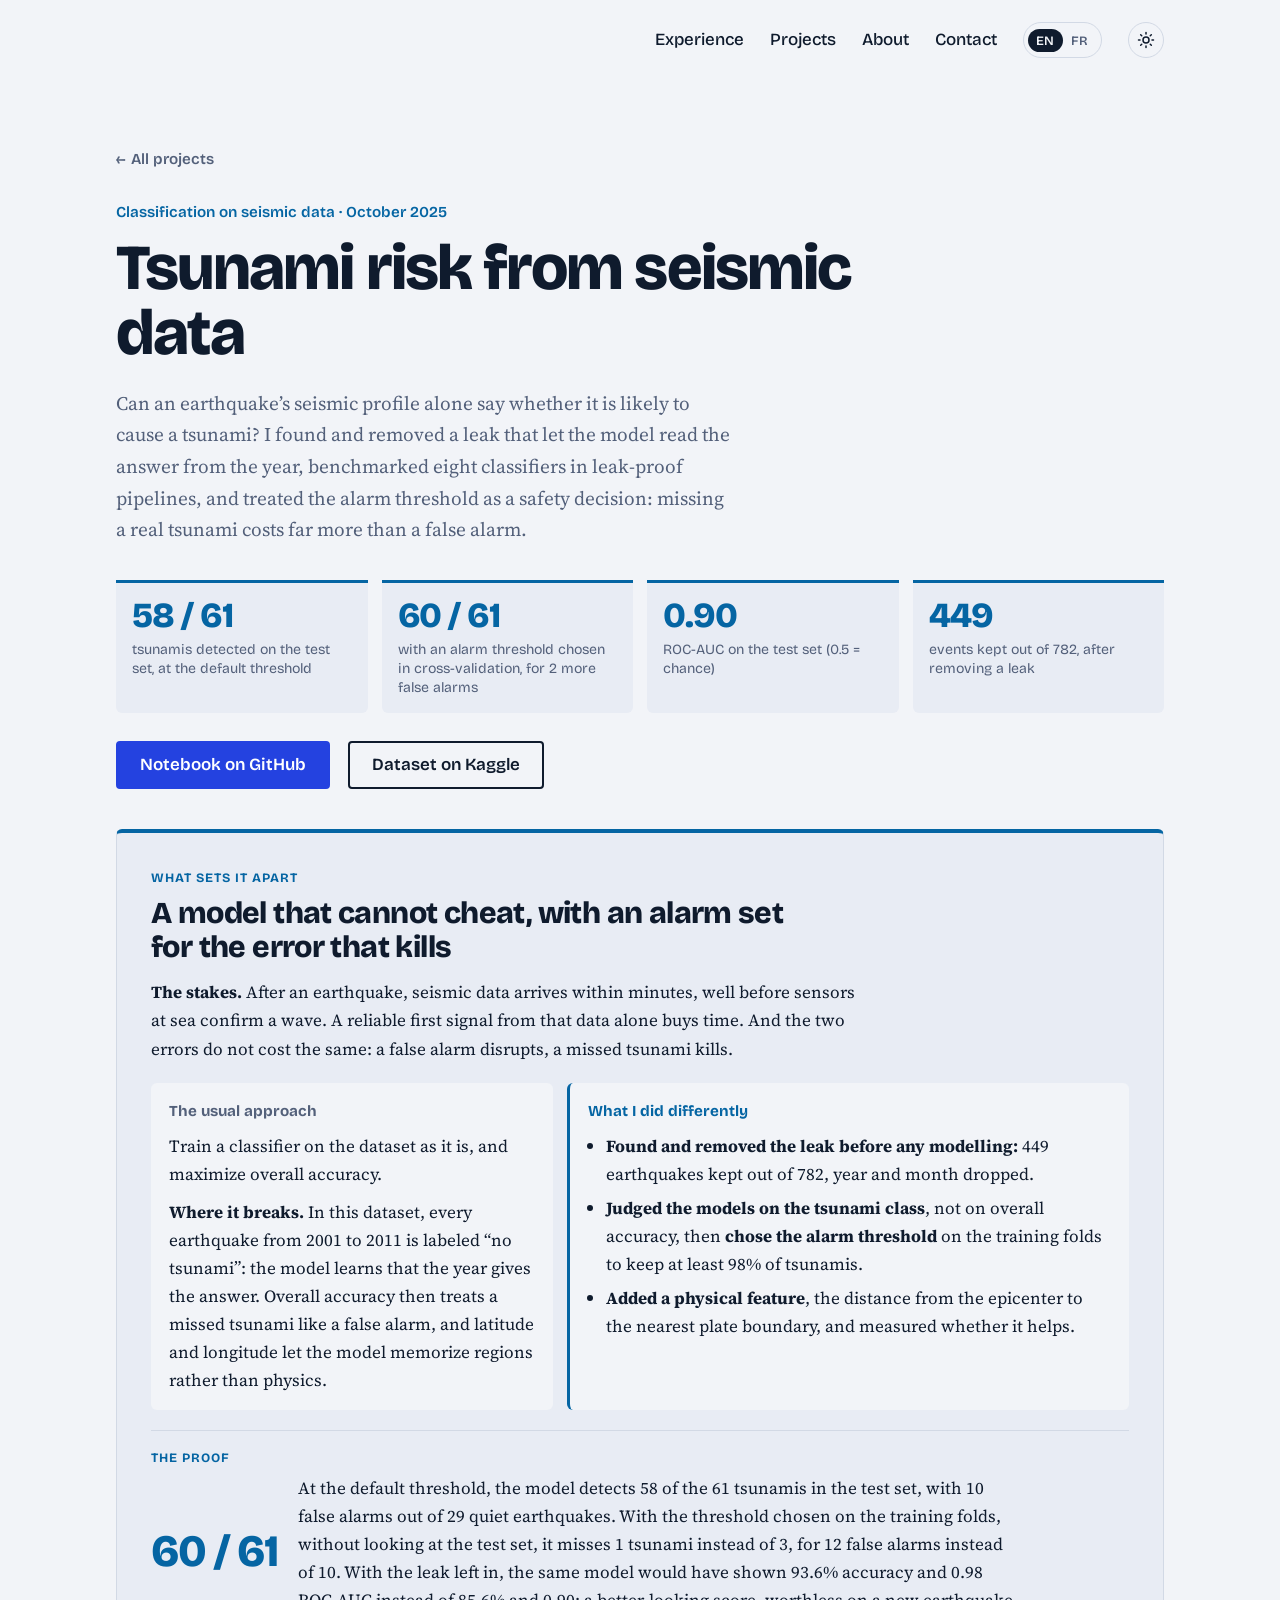
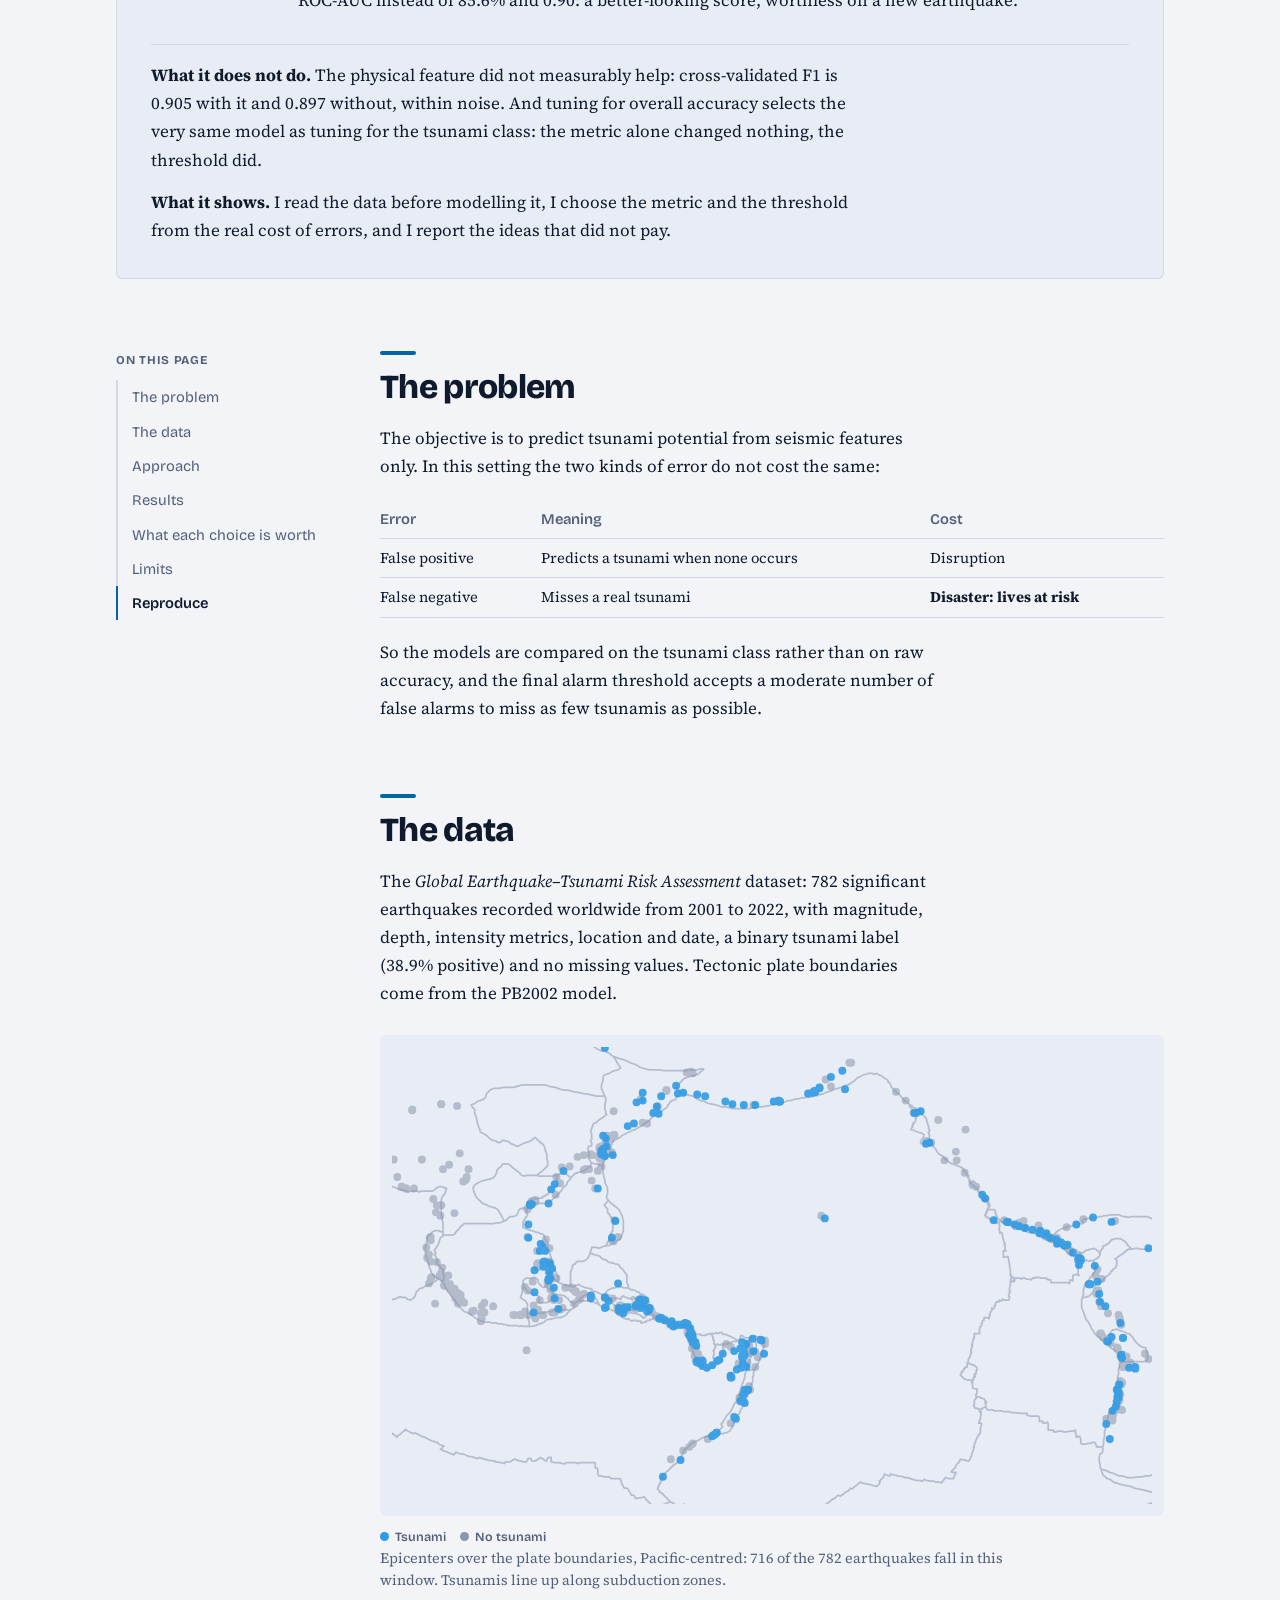
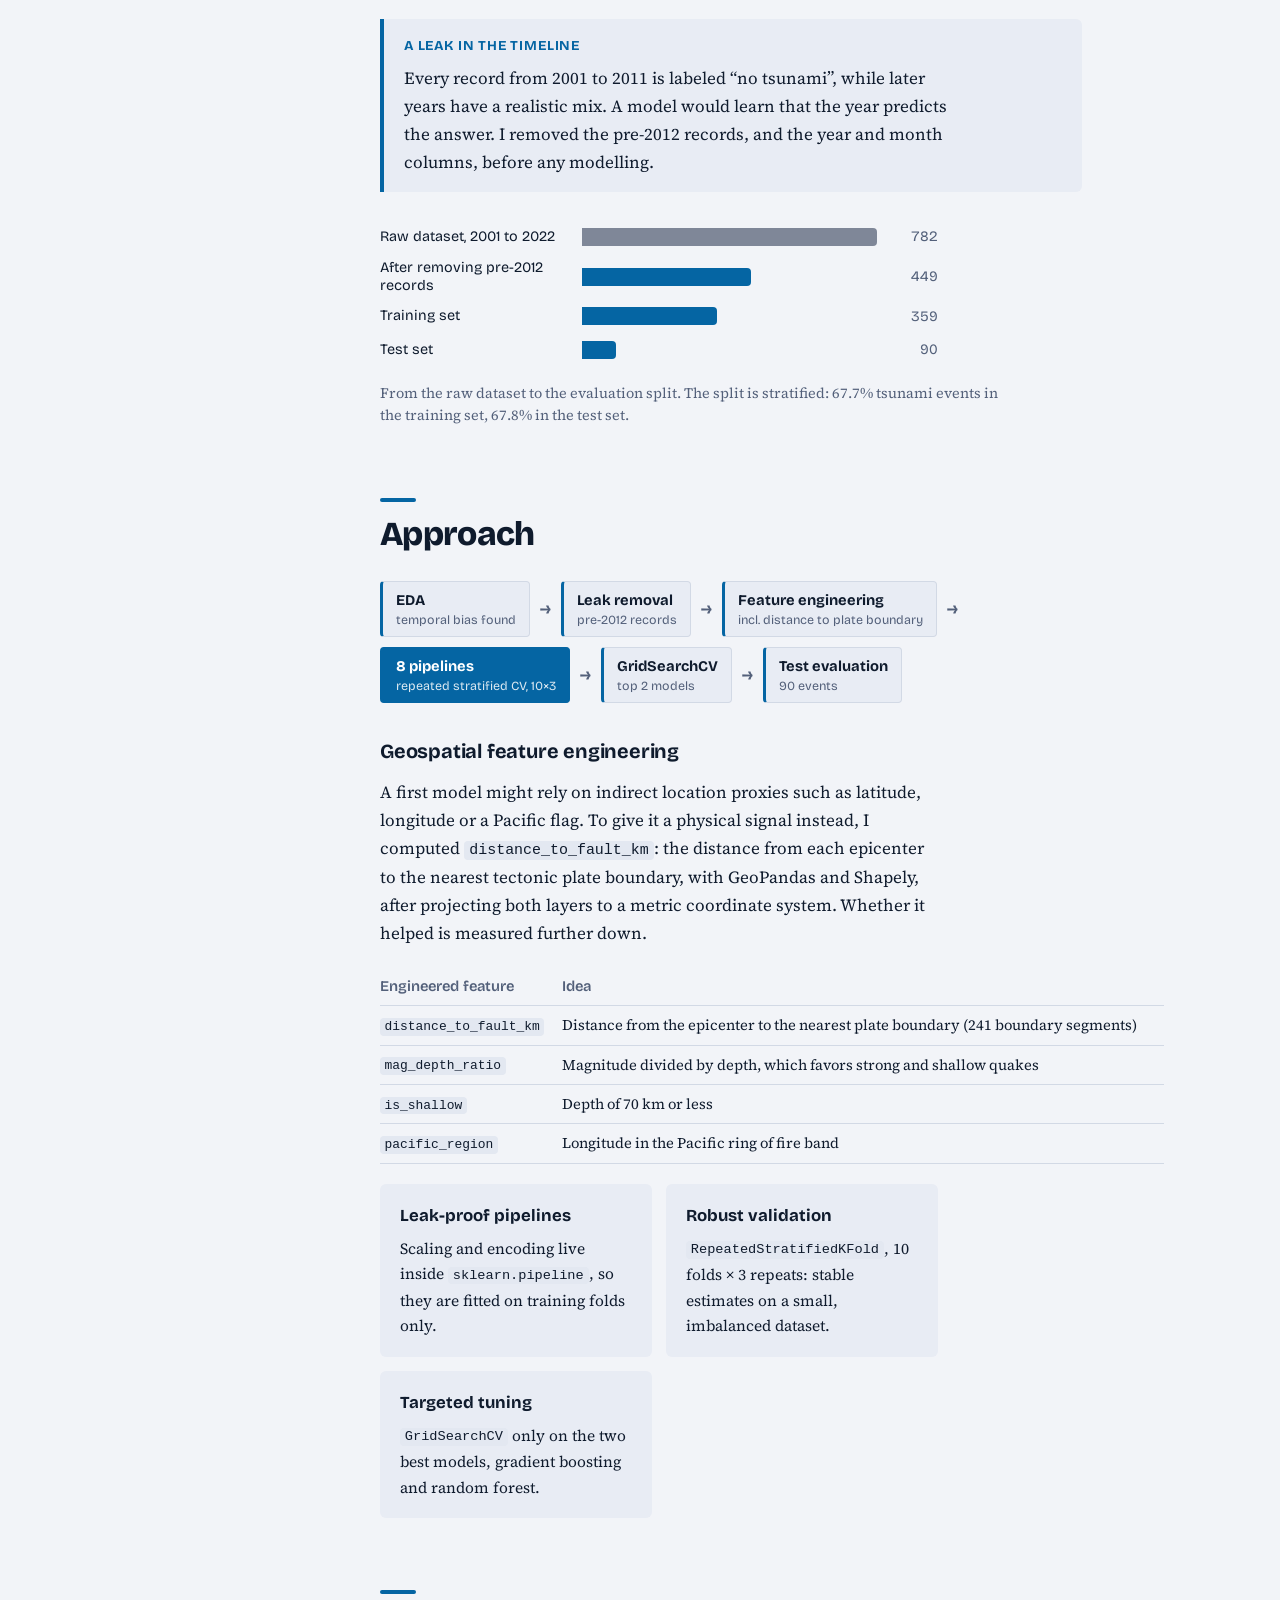
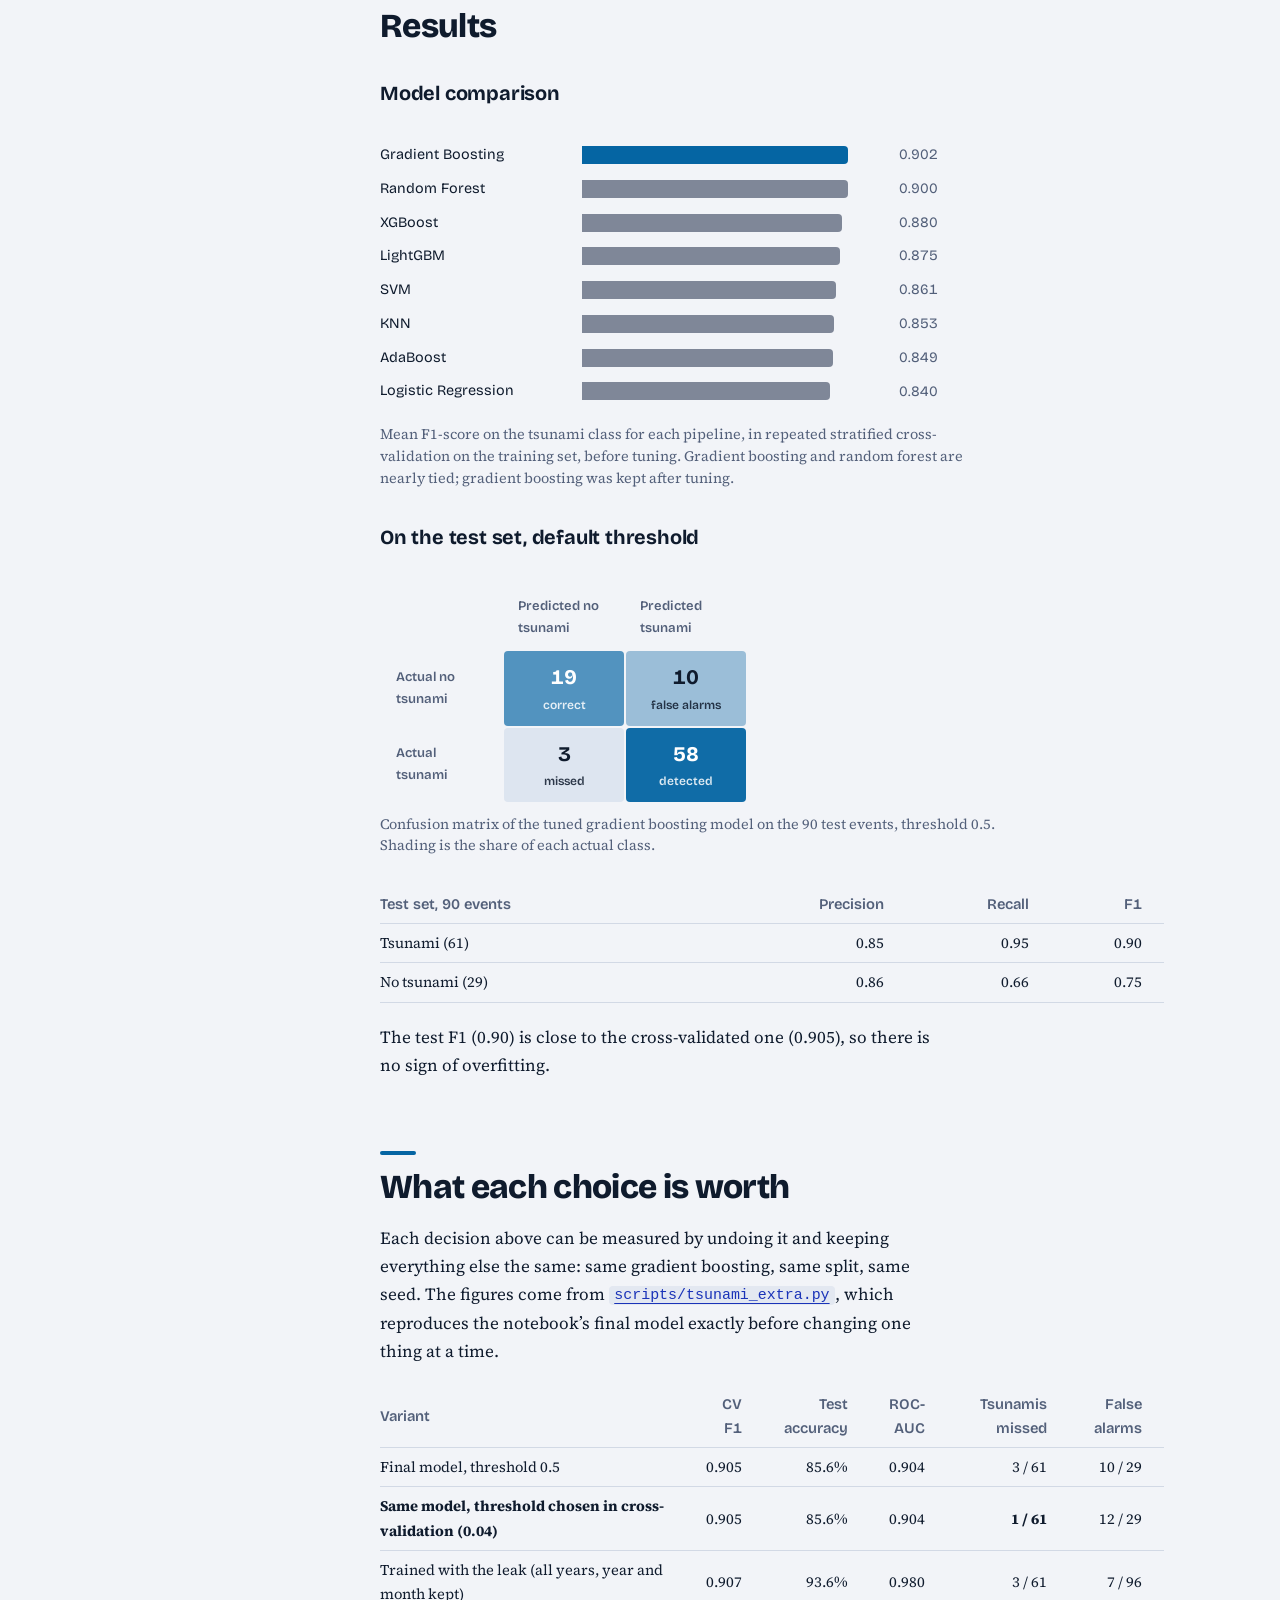
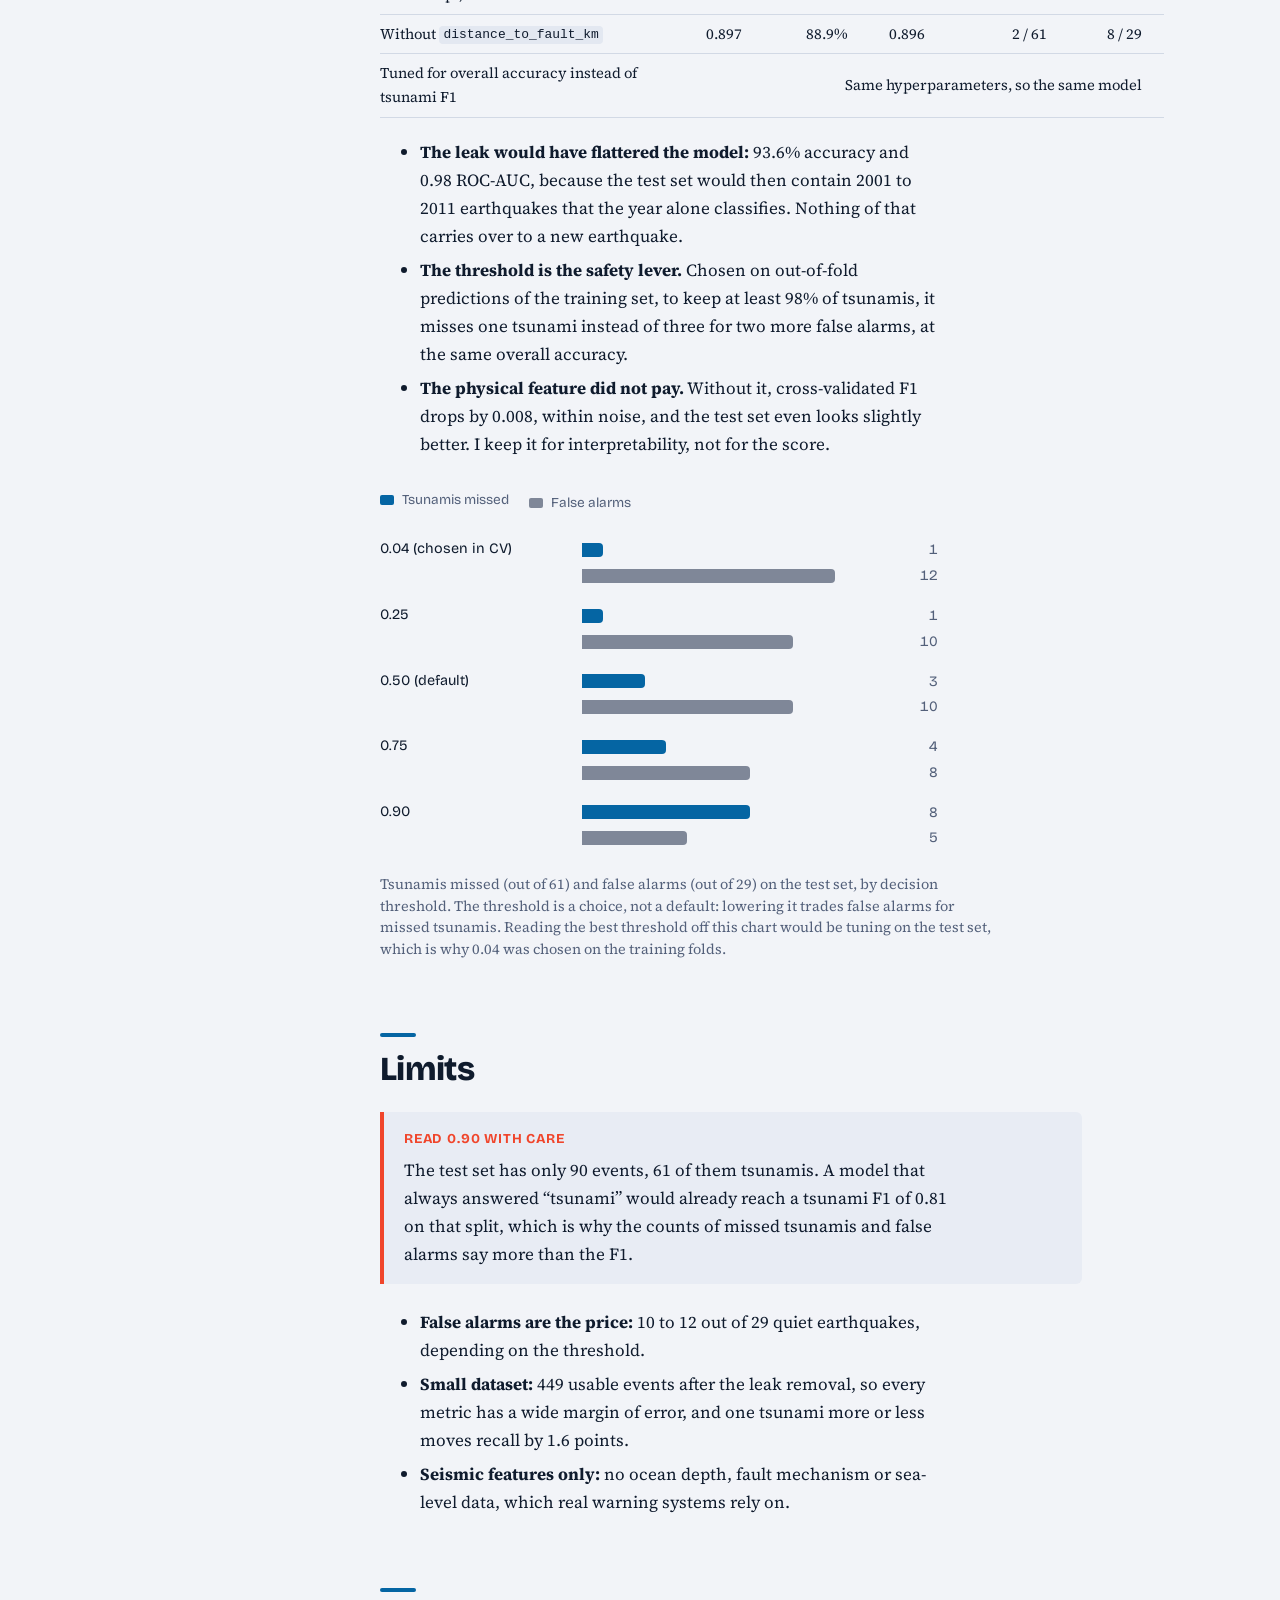
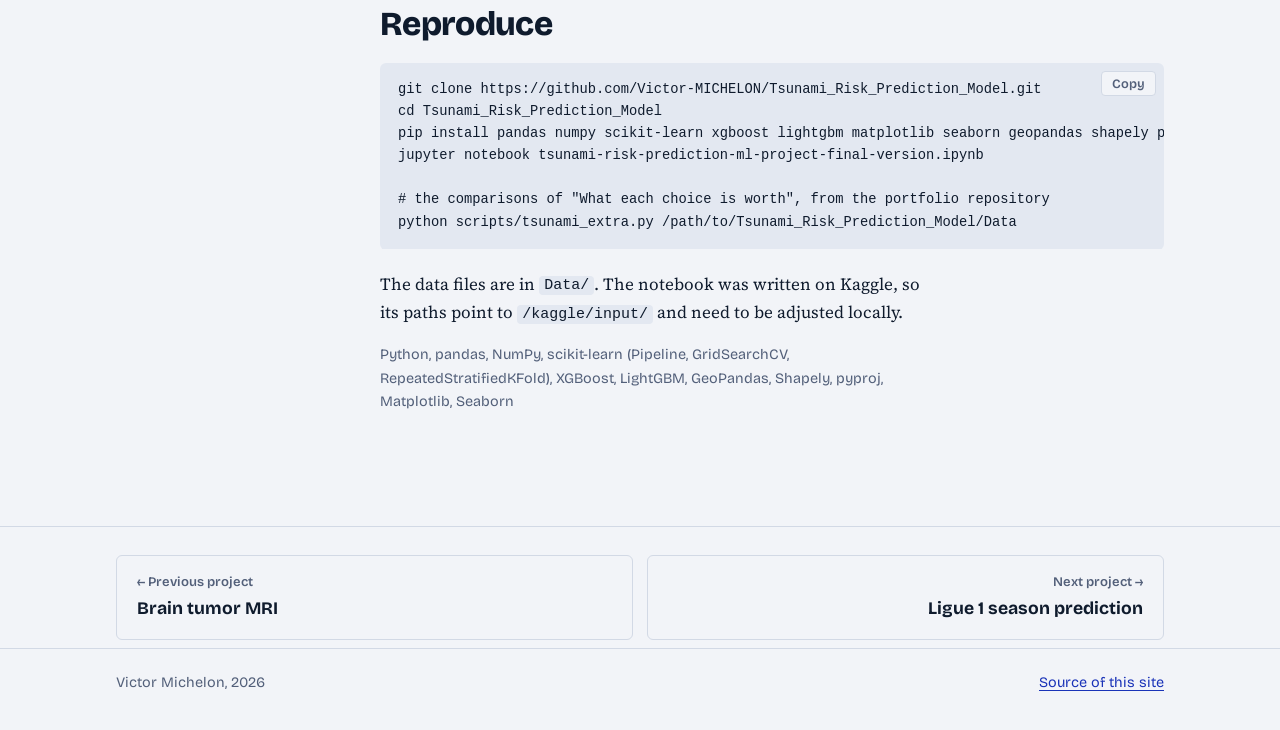
<file: projects/tsunami.html>
<!doctype html>
<html lang="en">
<head>
<meta charset="utf-8">
<meta name="viewport" content="width=device-width, initial-scale=1">
<title data-i18n="title">Tsunami risk from seismic data | Victor Michelon</title>
<meta name="description" content="Can an earthquake's seismic profile alone flag a tsunami? A leak removed before modelling, eight classifiers in leak-proof pipelines, and an alarm threshold set for safety: 60 of 61 tsunamis detected on the test set with a threshold chosen in cross-validation.">
<link rel="canonical" href="https://victor-michelon.github.io/Victor_MICHELON_Portfolio.github.io/projects/tsunami.html">
<meta property="og:title" content="Tsunami risk from seismic data | Victor Michelon">
<meta property="og:description" content="Can an earthquake's seismic profile alone flag a tsunami? A leak removed before modelling, eight classifiers in leak-proof pipelines, and an alarm threshold set for safety: 60 of 61 tsunamis detected on the test set with a threshold chosen in cross-validation.">
<meta property="og:type" content="article">
<meta property="og:url" content="https://victor-michelon.github.io/Victor_MICHELON_Portfolio.github.io/projects/tsunami.html">
<meta property="og:image" content="https://victor-michelon.github.io/Victor_MICHELON_Portfolio.github.io/assets/img/og/tsunami.png">
<meta property="og:image:width" content="1200">
<meta property="og:image:height" content="630">
<meta name="twitter:card" content="summary_large_image">
<meta name="theme-color" content="#f2f4f8" media="(prefers-color-scheme: light)">
<meta name="theme-color" content="#0c1220" media="(prefers-color-scheme: dark)">
<script>try{var t=localStorage.getItem("theme");if(t==="light"||t==="dark")document.documentElement.dataset.theme=t}catch(e){}</script>
<link rel="icon" href="data:image/svg+xml,%3Csvg xmlns='http://www.w3.org/2000/svg' viewBox='0 0 32 32'%3E%3Crect width='32' height='32' rx='6' fill='%232442e0'/%3E%3Cpath d='M7 9l5 14 4-9 4 9 5-14' fill='none' stroke='%23fff' stroke-width='3' stroke-linejoin='round' stroke-linecap='round'/%3E%3C/svg%3E">
<link rel="preconnect" href="https://fonts.googleapis.com">
<link rel="preconnect" href="https://fonts.gstatic.com" crossorigin>
<link href="https://fonts.googleapis.com/css2?family=Bricolage+Grotesque:opsz,wght@12..96,500;12..96,600;12..96,700;12..96,800&family=Source+Serif+4:ital,opsz,wght@0,8..60,400;0,8..60,600;1,8..60,400&display=swap" rel="stylesheet">
<link rel="stylesheet" href="../assets/tokens.css">
<link rel="stylesheet" href="../assets/style.css">
<link rel="stylesheet" href="../assets/project.css">
</head>
<body data-project="tsunami">
<a class="skip" href="#content" data-i18n="c.skip">Skip to content</a>

<header class="site-head">
  <div class="wrap">
    <nav aria-label="Main">
      <a href="../index.html#experience" data-i18n="c.experience">Experience</a>
      <a href="../index.html#projects" data-i18n="c.projects">Projects</a>
      <a href="../index.html#about" data-i18n="c.about">About</a>
      <a href="../index.html#contact" data-i18n="c.contact">Contact</a>
      <button class="lang-toggle" type="button" aria-label="Switch language"><span data-lang="en">EN</span><span data-lang="fr">FR</span></button>
      <button class="theme-toggle" type="button" aria-label="Switch theme">
        <svg class="sun" viewBox="0 0 24 24" fill="none" stroke="currentColor" stroke-width="2" stroke-linecap="round" aria-hidden="true"><circle cx="12" cy="12" r="4"/><path d="M12 2v2M12 20v2M4.9 4.9l1.4 1.4M17.7 17.7l1.4 1.4M2 12h2M20 12h2M4.9 19.1l1.4-1.4M17.7 6.3l1.4-1.4"/></svg>
        <svg class="moon" viewBox="0 0 24 24" fill="none" stroke="currentColor" stroke-width="2" stroke-linecap="round" stroke-linejoin="round" aria-hidden="true"><path d="M20 14.5A8 8 0 0 1 9.5 4 8 8 0 1 0 20 14.5z"/></svg>
      </button>
    </nav>
  </div>
</header>

<main>
  <header class="case-head">
    <div class="wrap">
      <a class="back" href="../index.html#projects"><span aria-hidden="true">←</span> <span data-i18n="c.all">All projects</span></a>
      <p class="kicker" data-i18n="kicker">Classification on seismic data · October 2025</p>
      <h1 data-i18n="h1">Tsunami risk from seismic data</h1>
      <p class="lede" data-i18n="lede">Can an earthquake’s seismic profile alone say whether it is likely to cause a tsunami? I found and removed a leak that let the model read the answer from the year, benchmarked eight classifiers in leak-proof pipelines, and treated the alarm threshold as a safety decision: missing a real tsunami costs far more than a false alarm.</p>
      <ul class="kpis">
        <li><span class="big">58 / 61</span><span class="cap" data-i18n="k1">tsunamis detected on the test set, at the default threshold</span></li>
        <li><span class="big">60 / 61</span><span class="cap" data-i18n="k2">with an alarm threshold chosen in cross-validation, for 2 more false alarms</span></li>
        <li><span class="big" data-i18n="k3b">0.90</span><span class="cap" data-i18n="k3">ROC-AUC on the test set (0.5 = chance)</span></li>
        <li><span class="big">449</span><span class="cap" data-i18n="k4">events kept out of 782, after removing a leak</span></li>
      </ul>
      <div class="actions">
        <a class="btn btn-primary" href="https://github.com/Victor-MICHELON/Tsunami_Risk_Prediction_Model" data-i18n="b1">Notebook on GitHub</a>
        <a class="btn" href="https://www.kaggle.com/datasets/ahmeduzaki/global-earthquake-tsunami-risk-assessment-dataset" data-i18n="b2">Dataset on Kaggle</a>
      </div>

      <section class="edge" aria-labelledby="edge-h">
        <p class="label" data-i18n="c.edge">What sets it apart</p>
        <h2 id="edge-h" data-i18n="e.h">A model that cannot cheat, with an alarm set for the error that kills</h2>
        <p><strong data-i18n="c.stakes">The stakes.</strong> <span data-i18n="e.stakes">After an earthquake, seismic data arrives within minutes, well before sensors at sea confirm a wave. A reliable first signal from that data alone buys time. And the two errors do not cost the same: a false alarm disrupts, a missed tsunami kills.</span></p>
        <div class="versus">
          <div>
            <h3 data-i18n="c.usual">The usual approach</h3>
            <p data-i18n="e.usual">Train a classifier on the dataset as it is, and maximize overall accuracy.</p>
            <p><strong data-i18n="c.breaks">Where it breaks.</strong> <span data-i18n="e.breaks">In this dataset, every earthquake from 2001 to 2011 is labeled “no tsunami”: the model learns that the year gives the answer. Overall accuracy then treats a missed tsunami like a false alarm, and latitude and longitude let the model memorize regions rather than physics.</span></p>
          </div>
          <div class="mine">
            <h3 data-i18n="c.mine">What I did differently</h3>
            <ul>
              <li data-i18n="e.m1"><strong>Found and removed the leak before any modelling:</strong> 449 earthquakes kept out of 782, year and month dropped.</li>
              <li data-i18n="e.m2"><strong>Judged the models on the tsunami class</strong>, not on overall accuracy, then <strong>chose the alarm threshold</strong> on the training folds to keep at least 98% of tsunamis.</li>
              <li data-i18n="e.m3"><strong>Added a physical feature</strong>, the distance from the epicenter to the nearest plate boundary, and measured whether it helps.</li>
            </ul>
          </div>
        </div>
        <div class="proof">
          <p class="label" data-i18n="c.proof">The proof</p>
          <span class="big">60 / 61</span>
          <p data-i18n="e.proof">At the default threshold, the model detects 58 of the 61 tsunamis in the test set, with 10 false alarms out of 29 quiet earthquakes. With the threshold chosen on the training folds, without looking at the test set, it misses 1 tsunami instead of 3, for 12 false alarms instead of 10. With the leak left in, the same model would have shown 93.6% accuracy and 0.98 ROC-AUC instead of 85.6% and 0.90: a better-looking score, worthless on a new earthquake.</p>
        </div>
        <p><strong data-i18n="c.notdo">What it does not do.</strong> <span data-i18n="e.notdo">The physical feature did not measurably help: cross-validated F1 is 0.905 with it and 0.897 without, within noise. And tuning for overall accuracy selects the very same model as tuning for the tsunami class: the metric alone changed nothing, the threshold did.</span></p>
        <p><strong data-i18n="c.shows">What it shows.</strong> <span data-i18n="e.shows">I read the data before modelling it, I choose the metric and the threshold from the real cost of errors, and I report the ideas that did not pay.</span></p>
      </section>
    </div>
  </header>

  <div class="wrap case-layout" id="content">
    <nav class="toc" aria-label="On this page" data-i18n-aria="c.toc">
      <p data-i18n="c.onpage">On this page</p>
      <ol>
        <li><a href="#problem" data-i18n="t1">The problem</a></li>
        <li><a href="#data" data-i18n="t2">The data</a></li>
        <li><a href="#approach" data-i18n="t3">Approach</a></li>
        <li><a href="#results" data-i18n="t4">Results</a></li>
        <li><a href="#choices" data-i18n="t5">What each choice is worth</a></li>
        <li><a href="#limits" data-i18n="t6">Limits</a></li>
        <li><a href="#reproduce" data-i18n="t7">Reproduce</a></li>
      </ol>
    </nav>

    <article class="prose">
      <section id="problem" aria-labelledby="problem-h">
        <h2 id="problem-h" data-i18n="t1">The problem</h2>
        <p data-i18n="pb1">The objective is to predict tsunami potential from seismic features only. In this setting the two kinds of error do not cost the same:</p>
        <div class="table-scroll">
          <table>
            <thead><tr><th scope="col" data-i18n="pt.c1">Error</th><th scope="col" data-i18n="pt.c2">Meaning</th><th scope="col" data-i18n="pt.c3">Cost</th></tr></thead>
            <tbody>
              <tr><td data-i18n="pt1a">False positive</td><td data-i18n="pt1b">Predicts a tsunami when none occurs</td><td data-i18n="pt1c">Disruption</td></tr>
              <tr><td data-i18n="pt2a">False negative</td><td data-i18n="pt2b">Misses a real tsunami</td><td data-i18n="pt2c"><strong>Disaster: lives at risk</strong></td></tr>
            </tbody>
          </table>
        </div>
        <p data-i18n="pb2">So the models are compared on the tsunami class rather than on raw accuracy, and the final alarm threshold accepts a moderate number of false alarms to miss as few tsunamis as possible.</p>
      </section>

      <section id="data" aria-labelledby="data-h">
        <h2 id="data-h" data-i18n="t2">The data</h2>
        <p data-i18n="d1">The <em>Global Earthquake–Tsunami Risk Assessment</em> dataset: 782 significant earthquakes recorded worldwide from 2001 to 2022, with magnitude, depth, intensity metrics, location and date, a binary tsunami label (38.9% positive) and no missing values. Tectonic plate boundaries come from the PB2002 model.</p>
        <figure class="map-figure">
          <img src="../assets/img/tsunami-map.svg" width="864" height="520" loading="lazy" alt="Map of the Pacific ring of fire: earthquake epicenters as dots, blue for those that caused a tsunami and grey for the others, over the tectonic plate boundaries" data-i18n-aria="map.alt">
          <figcaption><span class="map-key map-key-inline"><span class="k-tsu" data-i18n="k.tsu">Tsunami</span><span class="k-no" data-i18n="k.no">No tsunami</span></span><br><span data-i18n="mapcap">Epicenters over the plate boundaries, Pacific-centred: 716 of the 782 earthquakes fall in this window. Tsunamis line up along subduction zones.</span></figcaption>
        </figure>
        <div class="callout">
          <span class="label" data-i18n="lk.l">A leak in the timeline</span>
          <p data-i18n="lk.p">Every record from 2001 to 2011 is labeled “no tsunami”, while later years have a realistic mix. A model would learn that the year predicts the answer. I removed the pre-2012 records, and the year and month columns, before any modelling.</p>
        </div>
        <figure>
          <div class="chart" data-chart="bars" data-src="funnel-data"></div>
          <figcaption data-i18n="fcap">From the raw dataset to the evaluation split. The split is stratified: 67.7% tsunami events in the training set, 67.8% in the test set.</figcaption>
        </figure>
        <script type="application/json" id="funnel-data">{"format": "int", "max": 782, "valueName": "Events", "items": [
          {"label": "Raw dataset, 2001 to 2022", "value": 782, "muted": true},
          {"label": "After removing pre-2012 records", "value": 449},
          {"label": "Training set", "value": 359},
          {"label": "Test set", "value": 90}],
          "fr": {"valueName": "Événements", "items": [{"label": "Dataset brut, 2001 à 2022"}, {"label": "Après retrait des données d’avant 2012"}, {"label": "Jeu d’entraînement"}, {"label": "Jeu de test"}]}}</script>
      </section>

      <section id="approach" aria-labelledby="approach-h">
        <h2 id="approach-h" data-i18n="t3">Approach</h2>
        <figure>
          <ol class="flow" aria-label="Modelling pipeline" data-i18n-aria="fl">
            <li><span class="box"><b data-i18n="fl1">EDA</b><small data-i18n="fl1s">temporal bias found</small></span></li>
            <li><span class="box"><b data-i18n="fl2">Leak removal</b><small data-i18n="fl2s">pre-2012 records</small></span></li>
            <li><span class="box"><b data-i18n="fl3">Feature engineering</b><small data-i18n="fl3s">incl. distance to plate boundary</small></span></li>
            <li><span class="box is-key"><b data-i18n="fl4">8 pipelines</b><small data-i18n="fl4s">repeated stratified CV, 10×3</small></span></li>
            <li><span class="box"><b>GridSearchCV</b><small data-i18n="fl5s">top 2 models</small></span></li>
            <li><span class="box"><b data-i18n="fl6">Test evaluation</b><small data-i18n="fl6s">90 events</small></span></li>
          </ol>
        </figure>
        <h3 data-i18n="geo.h">Geospatial feature engineering</h3>
        <p data-i18n="geo.p">A first model might rely on indirect location proxies such as latitude, longitude or a Pacific flag. To give it a physical signal instead, I computed <code>distance_to_fault_km</code>: the distance from each epicenter to the nearest tectonic plate boundary, with GeoPandas and Shapely, after projecting both layers to a metric coordinate system. Whether it helped is measured further down.</p>
        <div class="table-scroll">
          <table>
            <thead><tr><th scope="col" data-i18n="ft.c1">Engineered feature</th><th scope="col" data-i18n="ft.c2">Idea</th></tr></thead>
            <tbody>
              <tr><td><code>distance_to_fault_km</code></td><td data-i18n="ft1">Distance from the epicenter to the nearest plate boundary (241 boundary segments)</td></tr>
              <tr><td><code>mag_depth_ratio</code></td><td data-i18n="ft2">Magnitude divided by depth, which favors strong and shallow quakes</td></tr>
              <tr><td><code>is_shallow</code></td><td data-i18n="ft3">Depth of 70 km or less</td></tr>
              <tr><td><code>pacific_region</code></td><td data-i18n="ft4">Longitude in the Pacific ring of fire band</td></tr>
            </tbody>
          </table>
        </div>
        <ul class="cards">
          <li><strong data-i18n="ca1h">Leak-proof pipelines</strong><p data-i18n="ca1p">Scaling and encoding live inside <code>sklearn.pipeline</code>, so they are fitted on training folds only.</p></li>
          <li><strong data-i18n="ca2h">Robust validation</strong><p data-i18n="ca2p"><code>RepeatedStratifiedKFold</code>, 10 folds × 3 repeats: stable estimates on a small, imbalanced dataset.</p></li>
          <li><strong data-i18n="ca3h">Targeted tuning</strong><p data-i18n="ca3p"><code>GridSearchCV</code> only on the two best models, gradient boosting and random forest.</p></li>
        </ul>
      </section>

      <section id="results" aria-labelledby="results-h">
        <h2 id="results-h" data-i18n="t4">Results</h2>
        <h3 data-i18n="mc.h">Model comparison</h3>
        <figure>
          <div class="chart" data-chart="bars" data-src="models-data"></div>
          <figcaption data-i18n="mcap">Mean F1-score on the tsunami class for each pipeline, in repeated stratified cross-validation on the training set, before tuning. Gradient boosting and random forest are nearly tied; gradient boosting was kept after tuning.</figcaption>
        </figure>
        <script type="application/json" id="models-data">{"format": "dec3", "max": 1, "valueName": "CV F1", "items": [
          {"label": "Gradient Boosting", "value": 0.9021, "note": "Recall 0.929 · ROC-AUC 0.908"},
          {"label": "Random Forest", "value": 0.9004, "muted": true, "note": "Recall 0.951 · ROC-AUC 0.908"},
          {"label": "XGBoost", "value": 0.8803, "muted": true, "note": "Recall 0.890 · ROC-AUC 0.880"},
          {"label": "LightGBM", "value": 0.8750, "muted": true, "note": "Recall 0.892 · ROC-AUC 0.879"},
          {"label": "SVM", "value": 0.8606, "muted": true, "note": "Recall 0.855 · ROC-AUC 0.849"},
          {"label": "KNN", "value": 0.8526, "muted": true, "note": "Recall 0.889 · ROC-AUC 0.815"},
          {"label": "AdaBoost", "value": 0.8493, "muted": true, "note": "Recall 0.859 · ROC-AUC 0.845"},
          {"label": "Logistic Regression", "value": 0.8398, "muted": true, "note": "Recall 0.815 · ROC-AUC 0.832"}],
          "fr": {"valueName": "F1 en CV", "items": [
            {"note": "Rappel 0,929 · ROC-AUC 0,908"}, {"note": "Rappel 0,951 · ROC-AUC 0,908"}, {"note": "Rappel 0,890 · ROC-AUC 0,880"}, {"note": "Rappel 0,892 · ROC-AUC 0,879"},
            {"note": "Rappel 0,855 · ROC-AUC 0,849"}, {"note": "Rappel 0,889 · ROC-AUC 0,815"}, {"note": "Rappel 0,859 · ROC-AUC 0,845"}, {"label": "Régression logistique", "note": "Rappel 0,815 · ROC-AUC 0,832"}]}}</script>

        <h3 data-i18n="ho.h">On the test set, default threshold</h3>
        <figure>
            <table class="confusion">
              <caption class="sr-only" data-i18n="cm.cap">Confusion matrix on the 90 test events</caption>
              <tr><td class="corner"></td><th scope="col" class="axis" data-i18n="cm.p0">Predicted no tsunami</th><th scope="col" class="axis" data-i18n="cm.p1">Predicted tsunami</th></tr>
              <tr><th scope="row" class="axis" data-i18n="cm.a0">Actual no tsunami</th><td class="strong" style="--share: 66%">19<small data-i18n="cm.tn">correct</small></td><td style="--share: 34%">10<small data-i18n="cm.fp">false alarms</small></td></tr>
              <tr><th scope="row" class="axis" data-i18n="cm.a1">Actual tsunami</th><td style="--share: 5%">3<small data-i18n="cm.fn">missed</small></td><td class="strong" style="--share: 95%">58<small data-i18n="cm.tp">detected</small></td></tr>
            </table>
            <figcaption data-i18n="cmcap">Confusion matrix of the tuned gradient boosting model on the 90 test events, threshold 0.5. Shading is the share of each actual class.</figcaption>
        </figure>
        <div class="table-scroll">
          <table>
            <thead><tr><th scope="col" data-i18n="ht.c1">Test set, 90 events</th><th scope="col" class="num" data-i18n="ht.c2">Precision</th><th scope="col" class="num" data-i18n="ht.c3">Recall</th><th scope="col" class="num">F1</th></tr></thead>
            <tbody>
              <tr><td data-i18n="ht1">Tsunami (61)</td><td class="num">0.85</td><td class="num">0.95</td><td class="num">0.90</td></tr>
              <tr><td data-i18n="ht2">No tsunami (29)</td><td class="num">0.86</td><td class="num">0.66</td><td class="num">0.75</td></tr>
            </tbody>
          </table>
        </div>
        <p data-i18n="ho.p">The test F1 (0.90) is close to the cross-validated one (0.905), so there is no sign of overfitting.</p>
      </section>

      <section id="choices" aria-labelledby="choices-h">
        <h2 id="choices-h" data-i18n="t5">What each choice is worth</h2>
        <p data-i18n="ch.p">Each decision above can be measured by undoing it and keeping everything else the same: same gradient boosting, same split, same seed. The figures come from <a href="https://github.com/Victor-MICHELON/Victor_MICHELON_Portfolio.github.io/blob/main/scripts/tsunami_extra.py"><code>scripts/tsunami_extra.py</code></a>, which reproduces the notebook’s final model exactly before changing one thing at a time.</p>
        <div class="table-scroll">
          <table>
            <thead><tr><th scope="col" data-i18n="cht.c1">Variant</th><th scope="col" class="num" data-i18n="cht.c2">CV F1</th><th scope="col" class="num" data-i18n="cht.c3">Test accuracy</th><th scope="col" class="num">ROC-AUC</th><th scope="col" class="num" data-i18n="cht.c4">Tsunamis missed</th><th scope="col" class="num" data-i18n="cht.c5">False alarms</th></tr></thead>
            <tbody>
              <tr><td data-i18n="cht1">Final model, threshold 0.5</td><td class="num">0.905</td><td class="num">85.6%</td><td class="num">0.904</td><td class="num">3 / 61</td><td class="num">10 / 29</td></tr>
              <tr><td data-i18n="cht2"><strong>Same model, threshold chosen in cross-validation (0.04)</strong></td><td class="num">0.905</td><td class="num">85.6%</td><td class="num">0.904</td><td class="num"><strong>1 / 61</strong></td><td class="num">12 / 29</td></tr>
              <tr><td data-i18n="cht3">Trained with the leak (all years, year and month kept)</td><td class="num">0.907</td><td class="num">93.6%</td><td class="num">0.980</td><td class="num">3 / 61</td><td class="num">7 / 96</td></tr>
              <tr><td data-i18n="cht4">Without <code>distance_to_fault_km</code></td><td class="num">0.897</td><td class="num">88.9%</td><td class="num">0.896</td><td class="num">2 / 61</td><td class="num">8 / 29</td></tr>
              <tr><td data-i18n="cht5">Tuned for overall accuracy instead of tsunami F1</td><td class="num" colspan="5" data-i18n="cht5b">Same hyperparameters, so the same model</td></tr>
            </tbody>
          </table>
        </div>
        <ul>
          <li data-i18n="chl1"><strong>The leak would have flattered the model:</strong> 93.6% accuracy and 0.98 ROC-AUC, because the test set would then contain 2001 to 2011 earthquakes that the year alone classifies. Nothing of that carries over to a new earthquake.</li>
          <li data-i18n="chl2"><strong>The threshold is the safety lever.</strong> Chosen on out-of-fold predictions of the training set, to keep at least 98% of tsunamis, it misses one tsunami instead of three for two more false alarms, at the same overall accuracy.</li>
          <li data-i18n="chl3"><strong>The physical feature did not pay.</strong> Without it, cross-validated F1 drops by 0.008, within noise, and the test set even looks slightly better. I keep it for interpretability, not for the score.</li>
        </ul>
        <figure>
          <div class="chart" data-chart="grouped" data-src="threshold-data"></div>
          <figcaption data-i18n="thcap">Tsunamis missed (out of 61) and false alarms (out of 29) on the test set, by decision threshold. The threshold is a choice, not a default: lowering it trades false alarms for missed tsunamis. Reading the best threshold off this chart would be tuning on the test set, which is why 0.04 was chosen on the training folds.</figcaption>
        </figure>
        <script type="application/json" id="threshold-data">{"format": "int", "max": 14, "valueName": "",
          "categories": ["0.04 (chosen in CV)", "0.25", "0.50 (default)", "0.75", "0.90"],
          "series": [
            {"name": "Tsunamis missed", "values": [1, 1, 3, 4, 8]},
            {"name": "False alarms", "muted": true, "values": [12, 10, 10, 8, 5]}],
          "fr": {"categories": ["0,04 (choisi en CV)", "0,25", "0,50 (défaut)", "0,75", "0,90"],
            "series": [{"name": "Tsunamis manqués"}, {"name": "Fausses alertes"}]}}</script>
      </section>

      <section id="limits" aria-labelledby="limits-h">
        <h2 id="limits-h" data-i18n="t6">Limits</h2>
        <div class="callout callout-limit">
          <span class="label" data-i18n="lm.l">Read 0.90 with care</span>
          <p data-i18n="lm.p">The test set has only 90 events, 61 of them tsunamis. A model that always answered “tsunami” would already reach a tsunami F1 of 0.81 on that split, which is why the counts of missed tsunamis and false alarms say more than the F1.</p>
        </div>
        <ul>
          <li data-i18n="lm1"><strong>False alarms are the price:</strong> 10 to 12 out of 29 quiet earthquakes, depending on the threshold.</li>
          <li data-i18n="lm2"><strong>Small dataset:</strong> 449 usable events after the leak removal, so every metric has a wide margin of error, and one tsunami more or less moves recall by 1.6 points.</li>
          <li data-i18n="lm3"><strong>Seismic features only:</strong> no ocean depth, fault mechanism or sea-level data, which real warning systems rely on.</li>
        </ul>
      </section>

      <section id="reproduce" aria-labelledby="reproduce-h">
        <h2 id="reproduce-h" data-i18n="t7">Reproduce</h2>
        <div class="code"><pre><code>git clone https://github.com/Victor-MICHELON/Tsunami_Risk_Prediction_Model.git
cd Tsunami_Risk_Prediction_Model
pip install pandas numpy scikit-learn xgboost lightgbm matplotlib seaborn geopandas shapely pyproj
jupyter notebook tsunami-risk-prediction-ml-project-final-version.ipynb

# the comparisons of "What each choice is worth", from the portfolio repository
python scripts/tsunami_extra.py /path/to/Tsunami_Risk_Prediction_Model/Data</code></pre></div>
        <p data-i18n="rp1">The data files are in <code>Data/</code>. The notebook was written on Kaggle, so its paths point to <code>/kaggle/input/</code> and need to be adjusted locally.</p>
        <p class="stack">Python, pandas, NumPy, scikit-learn (Pipeline, GridSearchCV, RepeatedStratifiedKFold), XGBoost, LightGBM, GeoPandas, Shapely, pyproj, Matplotlib, Seaborn</p>
      </section>
    </article>
  </div>

  <nav class="case-nav" aria-label="Other projects" data-i18n-aria="c.others">
    <div class="wrap">
      <a class="prev" href="brain-tumor.html"><span class="dir" data-i18n="c.prev">← Previous project</span><span class="name" data-i18n="nav.prev">Brain tumor MRI</span></a>
      <a class="next" href="ligue1.html"><span class="dir" data-i18n="c.next">Next project →</span><span class="name" data-i18n="nav.next">Ligue 1 season prediction</span></a>
    </div>
  </nav>
</main>

<footer class="site-foot">
  <div class="wrap">
    <span>Victor Michelon, 2026</span>
    <a href="https://github.com/Victor-MICHELON/Victor_MICHELON_Portfolio.github.io" data-i18n="c.source">Source of this site</a>
  </div>
</footer>

<script>
window.I18N_FR = {
  "title": `Risque de tsunami à partir de données sismiques | Victor Michelon`,
  "kicker": `Classification sur données sismiques · octobre 2025`,
  "h1": `Risque de tsunami à partir de données sismiques`,
  "lede": `Le profil sismique d’un séisme suffit-il à dire s’il risque de provoquer un tsunami ? J’ai trouvé et retiré une fuite qui permettait au modèle de lire la réponse dans l’année, comparé huit classifieurs dans des pipelines étanches, et traité le seuil d’alerte comme une décision de sécurité : rater un vrai tsunami coûte bien plus cher qu’une fausse alerte.`,
  "k1": `tsunamis détectés sur le jeu de test, au seuil par défaut`,
  "k2": `avec un seuil d’alerte choisi en validation croisée, pour 2 fausses alertes de plus`,
  "k3b": `0,90`,
  "k3": `de ROC-AUC sur le jeu de test (0,5 = hasard)`,
  "k4": `séismes gardés sur 782, après retrait d’une fuite`,
  "b1": `Notebook sur GitHub`,
  "b2": `Dataset sur Kaggle`,
  "e.h": `Un modèle qui ne peut pas tricher, avec une alerte réglée pour l’erreur qui tue`,
  "e.stakes": `Après un séisme, les données sismiques arrivent en quelques minutes, bien avant que les capteurs en mer confirment une vague. Un premier signal fiable à partir de ces seules données fait gagner du temps. Et les deux erreurs n’ont pas le même prix : une fausse alerte dérange, un tsunami manqué tue.`,
  "e.usual": `Entraîner un classifieur sur le dataset tel quel, et maximiser la précision globale.`,
  "e.breaks": `Dans ce dataset, tous les séismes de 2001 à 2011 sont étiquetés « pas de tsunami » : le modèle apprend que l’année donne la réponse. La précision globale traite ensuite un tsunami manqué comme une fausse alerte, et la latitude et la longitude permettent au modèle de mémoriser des régions plutôt que la physique.`,
  "e.m1": `<strong>Repéré et retiré la fuite avant toute modélisation :</strong> 449 séismes gardés sur 782, année et mois supprimés.`,
  "e.m2": `<strong>Jugé les modèles sur la classe tsunami</strong>, pas sur la précision globale, puis <strong>choisi le seuil d’alerte</strong> sur les folds d’entraînement pour garder au moins 98 % des tsunamis.`,
  "e.m3": `<strong>Ajouté une variable physique</strong>, la distance de l’épicentre à la frontière de plaques la plus proche, et mesuré si elle aide.`,
  "e.proof": `Au seuil par défaut, le modèle détecte 58 des 61 tsunamis du jeu de test, avec 10 fausses alertes sur 29 séismes sans tsunami. Avec le seuil choisi sur les folds d’entraînement, sans regarder le jeu de test, il rate 1 tsunami au lieu de 3, pour 12 fausses alertes au lieu de 10. Avec la fuite, le même modèle aurait affiché 93,6 % de précision et 0,98 de ROC-AUC au lieu de 85,6 % et 0,90 : un score plus flatteur, qui ne vaut rien sur un nouveau séisme.`,
  "e.notdo": `La variable physique n’a pas apporté de gain mesurable : le F1 en validation croisée est de 0,905 avec elle et 0,897 sans, dans le bruit. Et régler le modèle pour la précision globale sélectionne exactement le même modèle que le régler pour la classe tsunami : la métrique seule n’a rien changé, le seuil si.`,
  "e.shows": `Je lis les données avant de les modéliser, je choisis la métrique et le seuil selon le coût réel des erreurs, et je dis quelles idées n’ont pas payé.`,
  "t1": `Le problème`, "t2": `Les données`, "t3": `Approche`, "t4": `Résultats`, "t5": `Ce que vaut chaque choix`, "t6": `Limites`, "t7": `Reproduire`,
  "pb1": `L’objectif est de prédire le risque de tsunami à partir des seules caractéristiques sismiques. Dans ce cadre, les deux types d’erreur n’ont pas le même coût :`,
  "pt.c1": `Erreur`, "pt.c2": `Signification`, "pt.c3": `Coût`,
  "pt1a": `Faux positif`, "pt1b": `Prédit un tsunami alors qu’il n’y en a pas`, "pt1c": `Dérangement`,
  "pt2a": `Faux négatif`, "pt2b": `Rate un vrai tsunami`, "pt2c": `<strong>Catastrophe : des vies en jeu</strong>`,
  "pb2": `Les modèles sont donc comparés sur la classe tsunami plutôt que sur la précision brute, et le seuil d’alerte final accepte un nombre modéré de fausses alertes pour rater le moins de tsunamis possible.`,
  "d1": `Le dataset <em>Global Earthquake–Tsunami Risk Assessment</em> : 782 séismes importants enregistrés dans le monde de 2001 à 2022, avec magnitude, profondeur, mesures d’intensité, localisation et date, une étiquette tsunami binaire (38,9 % de positifs) et aucune valeur manquante. Les frontières des plaques tectoniques viennent du modèle PB2002.`,
  "map.alt": `Carte de la ceinture de feu du Pacifique : les épicentres en points, bleus pour ceux qui ont provoqué un tsunami et gris pour les autres, sur les frontières des plaques tectoniques`,
  "k.tsu": `Tsunami`, "k.no": `Pas de tsunami`,
  "mapcap": `Épicentres sur les frontières de plaques, centrés sur le Pacifique : 716 des 782 séismes tombent dans cette fenêtre. Les tsunamis s’alignent le long des zones de subduction.`,
  "lk.l": `Une fuite dans la chronologie`,
  "lk.p": `Tous les enregistrements de 2001 à 2011 sont étiquetés « pas de tsunami », alors que les années suivantes ont un mélange réaliste. Un modèle apprendrait que l’année prédit la réponse. J’ai retiré les enregistrements d’avant 2012, ainsi que les colonnes année et mois, avant toute modélisation.`,
  "fcap": `Du dataset brut au découpage d’évaluation. Le découpage est stratifié : 67,7 % de tsunamis dans l’entraînement, 67,8 % dans le test.`,
  "fl": `Pipeline de modélisation`,
  "fl1": `Analyse exploratoire`, "fl1s": `biais temporel trouvé`,
  "fl2": `Retrait de la fuite`, "fl2s": `données d’avant 2012`,
  "fl3": `Création de variables`, "fl3s": `dont la distance aux plaques`,
  "fl4": `8 pipelines`, "fl4s": `CV stratifiée répétée, 10×3`,
  "fl5s": `les 2 meilleurs modèles`,
  "fl6": `Évaluation sur le test`, "fl6s": `90 séismes`,
  "geo.h": `Une variable géospatiale`,
  "geo.p": `Un premier modèle pourrait s’appuyer sur des indices indirects de localisation comme la latitude, la longitude ou un indicateur « Pacifique ». Pour lui donner plutôt un signal physique, j’ai calculé <code>distance_to_fault_km</code> : la distance de chaque épicentre à la frontière de plaques la plus proche, avec GeoPandas et Shapely, après avoir projeté les deux couches dans un système de coordonnées métrique. Son apport est mesuré plus bas.`,
  "ft.c1": `Variable créée`, "ft.c2": `Idée`,
  "ft1": `Distance de l’épicentre à la frontière de plaques la plus proche (241 segments)`,
  "ft2": `Magnitude divisée par la profondeur, qui favorise les séismes forts et peu profonds`,
  "ft3": `Profondeur de 70 km ou moins`,
  "ft4": `Longitude dans la bande de la ceinture de feu du Pacifique`,
  "ca1h": `Des pipelines étanches`, "ca1p": `La normalisation et l’encodage vivent dans un <code>sklearn.pipeline</code>, donc ils ne sont ajustés que sur les folds d’entraînement.`,
  "ca2h": `Une validation robuste`, "ca2p": `<code>RepeatedStratifiedKFold</code>, 10 folds × 3 répétitions : des estimations stables sur un petit dataset déséquilibré.`,
  "ca3h": `Un réglage ciblé`, "ca3p": `<code>GridSearchCV</code> seulement sur les deux meilleurs modèles, gradient boosting et forêt aléatoire.`,
  "mc.h": `Comparaison des modèles`,
  "mcap": `F1 moyen sur la classe tsunami pour chaque pipeline, en validation croisée stratifiée répétée sur l’entraînement, avant réglage. Gradient boosting et forêt aléatoire sont presque à égalité ; le gradient boosting a été gardé après réglage.`,
  "ho.h": `Sur le jeu de test, au seuil par défaut`,
  "cm.cap": `Matrice de confusion sur les 90 séismes de test`,
  "cm.p0": `Prédit sans tsunami`, "cm.p1": `Prédit tsunami`,
  "cm.a0": `Réel sans tsunami`, "cm.a1": `Réel tsunami`,
  "cm.tn": `corrects`, "cm.fp": `fausses alertes`, "cm.fn": `manqués`, "cm.tp": `détectés`,
  "cmcap": `Matrice de confusion du gradient boosting réglé sur les 90 séismes de test, seuil 0,5. La teinte indique la part de chaque classe réelle.`,
  "ht.c1": `Jeu de test, 90 séismes`, "ht.c2": `Précision`, "ht.c3": `Rappel`,
  "ht1": `Tsunami (61)`, "ht2": `Pas de tsunami (29)`,
  "ho.p": `Le F1 sur le test (0,90) est proche de celui de la validation croisée (0,905) : pas de signe de surapprentissage.`,
  "ch.p": `Chaque décision ci-dessus peut se mesurer en la défaisant, tout le reste égal par ailleurs : même gradient boosting, même découpage, même graine. Les chiffres viennent de <a href="https://github.com/Victor-MICHELON/Victor_MICHELON_Portfolio.github.io/blob/main/scripts/tsunami_extra.py"><code>scripts/tsunami_extra.py</code></a>, qui reproduit exactement le modèle final du notebook avant de changer une seule chose à la fois.`,
  "cht.c1": `Variante`, "cht.c2": `F1 en CV`, "cht.c3": `Précision (test)`, "cht.c4": `Tsunamis manqués`, "cht.c5": `Fausses alertes`,
  "cht1": `Modèle final, seuil 0,5`,
  "cht2": `<strong>Même modèle, seuil choisi en validation croisée (0,04)</strong>`,
  "cht3": `Entraîné avec la fuite (toutes les années, année et mois gardés)`,
  "cht4": `Sans <code>distance_to_fault_km</code>`,
  "cht5": `Réglé pour la précision globale au lieu du F1 tsunami`,
  "cht5b": `Mêmes hyperparamètres, donc le même modèle`,
  "chl1": `<strong>La fuite aurait flatté le modèle :</strong> 93,6 % de précision et 0,98 de ROC-AUC, parce que le jeu de test contiendrait alors des séismes de 2001 à 2011 que l’année suffit à classer. Rien de tout cela ne vaut pour un nouveau séisme.`,
  "chl2": `<strong>Le seuil est le levier de sécurité.</strong> Choisi sur les prédictions hors fold de l’entraînement, pour garder au moins 98 % des tsunamis, il rate un tsunami au lieu de trois pour deux fausses alertes de plus, à précision globale égale.`,
  "chl3": `<strong>La variable physique n’a pas payé.</strong> Sans elle, le F1 en validation croisée baisse de 0,008, dans le bruit, et le jeu de test paraît même un peu meilleur. Je la garde pour l’interprétation, pas pour le score.`,
  "thcap": `Tsunamis manqués (sur 61) et fausses alertes (sur 29) sur le jeu de test, selon le seuil de décision. Le seuil est un choix, pas un réglage par défaut : le baisser échange des fausses alertes contre des tsunamis manqués. Lire le meilleur seuil sur ce graphique reviendrait à régler sur le test : c’est pourquoi 0,04 a été choisi sur les folds d’entraînement.`,
  "lm.l": `Lire 0,90 avec prudence`,
  "lm.p": `Le jeu de test ne compte que 90 séismes, dont 61 tsunamis. Un modèle qui répondrait toujours « tsunami » atteindrait déjà un F1 tsunami de 0,81 sur ce découpage : c’est pourquoi les nombres de tsunamis manqués et de fausses alertes en disent plus que le F1.`,
  "lm1": `<strong>Les fausses alertes sont le prix à payer :</strong> 10 à 12 sur 29 séismes sans tsunami, selon le seuil.`,
  "lm2": `<strong>Petit dataset :</strong> 449 séismes utilisables après le retrait de la fuite, donc chaque métrique a une large marge d’erreur, et un tsunami de plus ou de moins fait bouger le rappel de 1,6 point.`,
  "lm3": `<strong>Données sismiques seulement :</strong> ni profondeur de l’océan, ni mécanisme de la faille, ni niveau de la mer, sur lesquels s’appuient les vrais systèmes d’alerte.`,
  "rp1": `Les données sont dans <code>Data/</code>. Le notebook a été écrit sur Kaggle : ses chemins pointent vers <code>/kaggle/input/</code> et doivent être adaptés en local.`,
  "nav.prev": `IRM et tumeurs cérébrales`,
  "nav.next": `Saison de Ligue 1 prédite`
};
</script>
<script src="../assets/i18n.js" defer></script>
<script src="../assets/site.js" defer></script>
<script src="../assets/project.js" defer></script>
<script src="../assets/charts.js" defer></script>
</body>
</html>
</file>
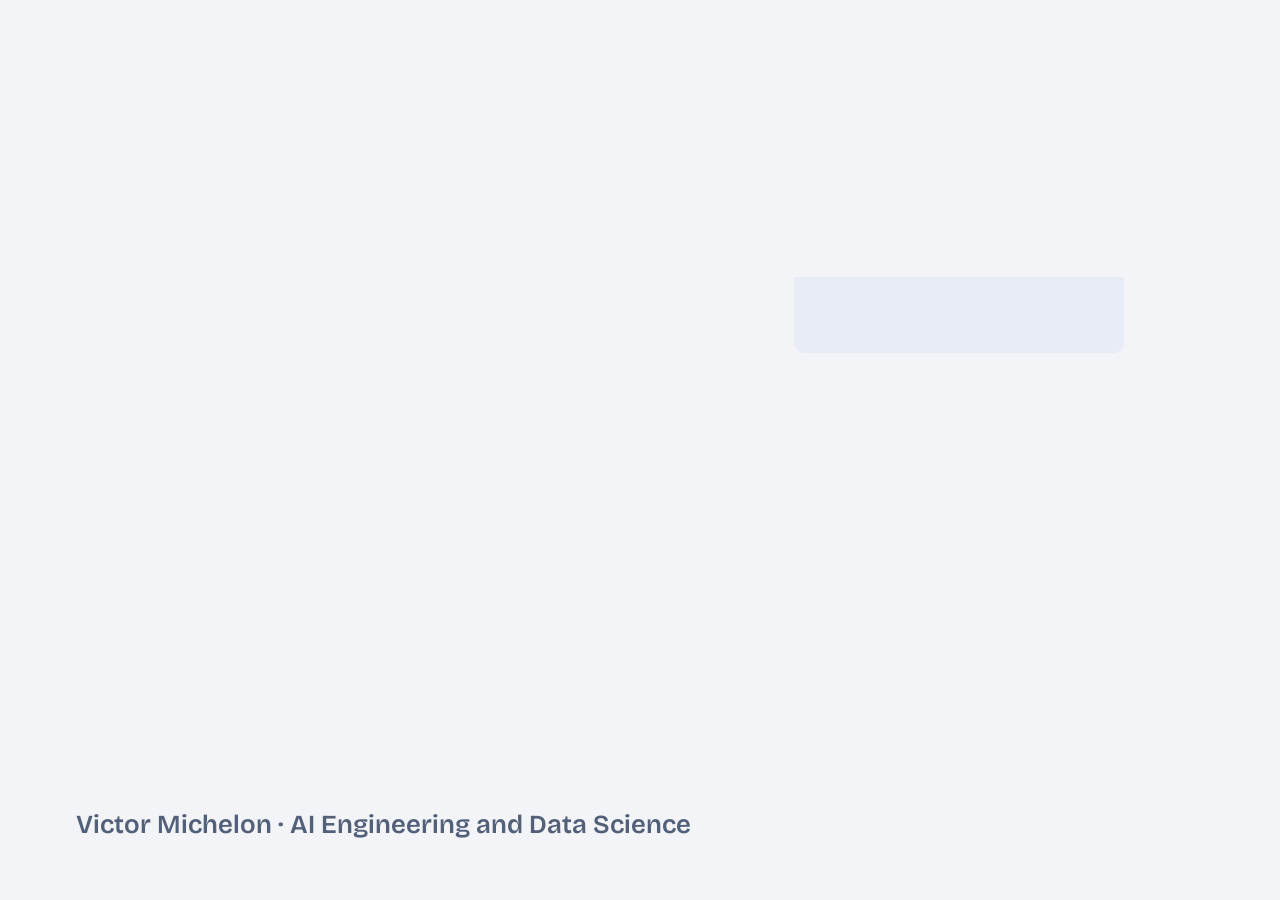
<file: scripts/og-template.html>
<!doctype html><html><head><meta charset="utf-8">
<!-- Social preview template. Render each page at 1200x630, for example:
     chrome --headless --window-size=1200,630 --screenshot=assets/img/og/parkinson.png "file://$PWD/scripts/og-template.html#parkinson" -->
<link rel="stylesheet" href="https://fonts.googleapis.com/css2?family=Bricolage+Grotesque:opsz,wght@12..96,600;12..96,800&display=swap">
<style>
html,body{margin:0;width:1200px;height:630px;overflow:hidden}
body{background:#f2f4f8;color:#0f1b2d;font-family:"Bricolage Grotesque",sans-serif;display:grid;grid-template-columns:1fr 330px;gap:56px;padding:70px 76px;box-sizing:border-box;border-top:14px solid var(--a)}
.kicker{font-weight:600;font-size:26px;color:var(--a);margin:0 0 22px}
h1{font-weight:800;font-size:68px;line-height:1.02;letter-spacing:-.03em;margin:0}
.name{position:absolute;left:76px;bottom:60px;font-weight:600;font-size:26px;color:#53607a}
.fig{align-self:center;background:#e8ecf4;border-top:8px solid var(--a);border-radius:0 0 10px 10px;padding:30px 30px 34px}
.big{font-weight:800;font-size:76px;white-space:nowrap;letter-spacing:-.04em;line-height:1;color:var(--a)}
.cap{font-weight:600;font-size:24px;color:#53607a;margin-top:12px;line-height:1.25}
</style></head><body>
<div><p class="kicker" id="k"></p><h1 id="t"></h1></div>
<div class="fig"><div class="big" id="b"></div><div class="cap" id="c"></div></div>
<div class="name">Victor Michelon · AI Engineering and Data Science</div>
<script>
var D={
 home:["#2442e0","Portfolio","AI in production, and models with the evidence behind them","7th / 295","IBM × Probabl hackathon, plus five case studies"],
 parkinson:["#2442e0","Hackathon IBM x Probabl","A research lab run by AI agents, with rules that stop them from cheating","7th / 295","61 experiments, error ÷6.6 (16.51 → 2.51)"],
 cinematch:["#c42b52","Streamlit app","CineMatch, a recommender that also works on films nobody has rated","×5.6","hits on films with no ratings, against collaborative filtering"],
 "brain-tumor":["#08706a","Deep learning on MRI","Brain tumor MRI classification with Grad-CAM","97.8%","test accuracy, and each prediction shows where the model looked"],
 tsunami:["#0565a3","Classification on seismic data","Tsunami risk from seismic data, with a model that cannot cheat","60 / 61","tsunamis detected, threshold chosen in cross-validation"],
 ligue1:["#1f7a46","Course project with Maël Paget","A whole Ligue 1 season predicted before kick-off","48%","of results called right in cross-validation (random: 34%)"]};
var d=D[location.hash.slice(1)];document.body.style.setProperty("--a",d[0]);
k.textContent=d[1];t.textContent=d[2];b.textContent=d[3];c.textContent=d[4];
</script></body></html>
</file>
<file: assets/tokens.css>
/* design tokens: every color, font and spacing value used by the site */
:root {
  color-scheme: light;
  --ground: #f2f4f8;
  --panel: #e8ecf4;
  --ink: #0f1b2d;
  --muted: #53607a;
  --rule: #d2d9e5;
  --cobalt: #2442e0;
  --cobalt-deep: #1a33b8;
  --on-cobalt: #ffffff;
  --heat: #f0452b;
  --code-bg: #e3e8f1;
  --chart-muted: #7f8798; /* de-emphasized series, such as a baseline */

  /* one accent per project, used for its card and its case study */
  --acc-parkinson: #2442e0;
  --acc-cinematch: #c42b52;
  --acc-brain: #08706a;
  --acc-tsunami: #0565a3;
  --acc-ligue1: #1f7a46;
  --accent: var(--cobalt);

  --gutter: clamp(20px, 5vw, 56px);
  --measure: 62ch;
  --radius: 6px;
  --display: "Bricolage Grotesque", "Helvetica Neue", Arial, sans-serif;
  --text: "Source Serif 4", Georgia, "Times New Roman", serif;
  --mono: ui-monospace, "SF Mono", Menlo, Consolas, monospace;
}

@media (prefers-color-scheme: dark) {
  :root:not([data-theme="light"]) {
    color-scheme: dark;
    --ground: #0c1220;
    --panel: #151d2e;
    --ink: #e6ebf4;
    --muted: #9aa5ba;
    --rule: #263149;
    --cobalt: #7088ff;
    --cobalt-deep: #a3b3ff;
    --on-cobalt: #0c1220;
    --heat: #ff6b52;
    --code-bg: #182235;
    --chart-muted: #6b7790;
    --acc-parkinson: #7088ff;
    --acc-cinematch: #ff7d9c;
    --acc-brain: #3fcfbd;
    --acc-tsunami: #55b9f2;
    --acc-ligue1: #4cc27d;
  }
}

:root[data-theme="dark"] {
  color-scheme: dark;
  --ground: #0c1220;
  --panel: #151d2e;
  --ink: #e6ebf4;
  --muted: #9aa5ba;
  --rule: #263149;
  --cobalt: #7088ff;
  --cobalt-deep: #a3b3ff;
  --on-cobalt: #0c1220;
  --heat: #ff6b52;
  --code-bg: #182235;
  --chart-muted: #6b7790;
  --acc-parkinson: #7088ff;
  --acc-cinematch: #ff7d9c;
  --acc-brain: #3fcfbd;
  --acc-tsunami: #55b9f2;
  --acc-ligue1: #4cc27d;
}

/* pages and cards pick their accent with data-project */
[data-project="parkinson"] { --accent: var(--acc-parkinson); }
[data-project="cinematch"] { --accent: var(--acc-cinematch); }
[data-project="brain"] { --accent: var(--acc-brain); }
[data-project="tsunami"] { --accent: var(--acc-tsunami); }
[data-project="ligue1"] { --accent: var(--acc-ligue1); }
</file>
<file: assets/style.css>
/* base, layout and home page components; tokens live in tokens.css */
*,
*::before,
*::after { box-sizing: border-box; }

html { scroll-behavior: smooth; -webkit-text-size-adjust: 100%; }

body {
  margin: 0;
  background: var(--ground);
  color: var(--ink);
  font-family: var(--text);
  font-size: 1.0625rem;
  line-height: 1.65;
  text-rendering: optimizeLegibility;
}

img { display: block; max-width: 100%; height: auto; }

a {
  color: var(--cobalt-deep);
  text-decoration-thickness: 1px;
  text-underline-offset: 0.2em;
}
a:hover { color: var(--ink); text-decoration-thickness: 2px; }

code { font-family: var(--mono); font-size: 0.88em; background: var(--code-bg); padding: 0.1em 0.35em; border-radius: 4px; }

:focus-visible {
  outline: 3px solid var(--cobalt);
  outline-offset: 3px;
  border-radius: 2px;
}

.skip {
  position: absolute;
  left: var(--gutter);
  top: -80px;
  background: var(--ink);
  color: var(--ground);
  padding: 10px 14px;
  z-index: 10;
}
.skip:focus { top: 12px; }

.sr-only { position: absolute; width: 1px; height: 1px; margin: -1px; padding: 0; overflow: hidden; clip: rect(0 0 0 0); white-space: nowrap; border: 0; }

.wrap {
  width: 100%;
  max-width: 1160px;
  margin: 0 auto;
  padding-inline: var(--gutter);
}

/* header */
.site-head { padding-block: 22px; }
.site-head .wrap {
  display: flex;
  align-items: baseline;
  justify-content: flex-end;
  gap: 24px;
  flex-wrap: wrap;
}
.mark {
  font-family: var(--display);
  font-weight: 700;
  font-size: 1.25rem;
  letter-spacing: -0.01em;
  color: var(--ink);
  text-decoration: none;
}
.site-head nav { display: flex; gap: 26px; font-family: var(--display); font-weight: 500; }
.site-head nav a { color: var(--ink); text-decoration: none; padding-block: 4px; }
.site-head nav a:hover { text-decoration: underline; text-decoration-thickness: 2px; }
.site-head nav { align-items: center; }

/* light/dark switch, added to every header */
.theme-toggle {
  display: inline-grid;
  place-items: center;
  width: 36px;
  height: 36px;
  padding: 0;
  border: 1px solid var(--rule);
  border-radius: 50%;
  background: transparent;
  color: var(--ink);
  cursor: pointer;
}
.theme-toggle:hover { border-color: var(--ink); }
.theme-toggle svg { width: 18px; height: 18px; }
.theme-toggle .moon { display: none; }
:root[data-theme="dark"] .theme-toggle .sun { display: none; }
:root[data-theme="dark"] .theme-toggle .moon { display: block; }
@media (prefers-color-scheme: dark) {
  :root:not([data-theme="light"]) .theme-toggle .sun { display: none; }
  :root:not([data-theme="light"]) .theme-toggle .moon { display: block; }
}

/* EN/FR switch, next to the theme switch */
.lang-toggle {
  display: inline-flex;
  align-items: center;
  height: 36px;
  padding: 0 4px;
  border: 1px solid var(--rule);
  border-radius: 999px;
  background: transparent;
  color: var(--muted);
  font-family: var(--display);
  font-weight: 600;
  font-size: 0.8rem;
  letter-spacing: 0.04em;
  cursor: pointer;
}
.lang-toggle:hover { border-color: var(--ink); }
.lang-toggle span { padding: 4px 8px; border-radius: 999px; }
.lang-toggle span.on { background: var(--ink); color: var(--ground); }

/* hero */
.hero { padding-top: clamp(40px, 7vw, 96px); padding-bottom: clamp(8px, 2vw, 24px); }
.hero .kicker {
  margin: 0 0 10px;
  font-family: var(--display);
  font-weight: 600;
  font-size: 1.15rem;
  color: var(--muted);
}
.hero h1 {
  font-family: var(--display);
  font-weight: 800;
  font-size: clamp(3rem, 9vw, 6.25rem);
  line-height: 0.98;
  letter-spacing: -0.035em;
  margin: 0;
}
.hero .field {
  margin: 14px 0 0;
  font-family: var(--display);
  font-weight: 600;
  font-size: clamp(1.5rem, 3.6vw, 2.4rem);
  letter-spacing: -0.02em;
  line-height: 1.15;
  color: var(--cobalt-deep);
}
.hero .lede {
  margin: 26px 0 0;
  max-width: var(--measure);
  font-size: 1.2rem;
  color: var(--muted);
}
.actions { display: flex; flex-wrap: wrap; align-items: center; gap: 14px 18px; margin-top: 32px; font-family: var(--display); font-weight: 600; }
.btn {
  display: inline-block;
  padding: 12px 22px;
  border: 2px solid var(--ink);
  border-radius: 4px;
  color: var(--ink);
  text-decoration: none;
  line-height: 1.2;
}
.btn:hover { background: var(--ink); color: var(--ground); }
.btn-primary { background: var(--cobalt); border-color: var(--cobalt); color: var(--on-cobalt); }
.btn-primary:hover { background: var(--cobalt-deep); border-color: var(--cobalt-deep); color: var(--on-cobalt); }
.actions .plain { color: var(--ink); }

.links { display: flex; flex-wrap: wrap; gap: 6px 22px; margin-top: 18px; font-family: var(--display); font-weight: 600; }
.stack { margin: 16px 0 0; font-family: var(--display); font-size: 0.9rem; color: var(--muted); }

/* project cards */
.cards-grid { display: grid; gap: 22px; margin-top: 36px; }
@media (min-width: 860px) { .cards-grid { grid-template-columns: 1fr 1fr; } }
.card {
  position: relative;
  display: flex;
  flex-direction: column;
  background: var(--panel);
  border: 1px solid var(--rule);
  border-top: 4px solid var(--accent);
  border-radius: var(--radius);
  overflow: hidden;
  transition: transform 0.18s ease, box-shadow 0.18s ease, border-color 0.18s ease;
}
.card:hover { transform: translateY(-3px); box-shadow: 0 12px 30px -16px rgba(15, 27, 45, 0.35); border-color: var(--accent); }
.card:focus-within { border-color: var(--accent); }
.card-media { aspect-ratio: 16 / 9; background: var(--ground); border-bottom: 1px solid var(--rule); overflow: hidden; }
.card-media > img { width: 100%; height: 100%; object-fit: cover; object-position: left top; }
.card-media { position: relative; }
.card-media > img[src$=".svg"] { object-position: center; }
.map-key { position: absolute; left: 12px; bottom: 10px; margin: 0; display: flex; gap: 14px; padding: 4px 10px; border-radius: 999px; background: var(--panel); font-family: var(--display); font-size: 0.78rem; font-weight: 600; color: var(--muted); }
.map-key span::before { content: ""; display: inline-block; width: 9px; height: 9px; margin-right: 6px; border-radius: 50%; vertical-align: 0; }
.map-key .k-tsu::before { background: #2f9be6; }
.map-key .k-no::before { background: #8a96ad; }
.l1-split { display: flex; flex-direction: column; justify-content: center; gap: 14px; height: 100%; padding: 0 clamp(16px, 5%, 40px); font-family: var(--display); }
.l1-split .bar-row { display: flex; height: 54px; border-radius: var(--radius); overflow: hidden; }
.l1-split .bar-row span { display: grid; place-items: center; color: #fff; font-weight: 700; font-size: 1.15rem; }
.l1-split .s-home { background: #2f7d4f; }
.l1-split .s-draw { background: #5b6578; }
.l1-split .s-away { background: #b8402f; }
.l1-split .legend { display: flex; justify-content: space-between; margin: 0; font-size: 0.85rem; font-weight: 600; color: var(--muted); }
.cams-strip { display: grid; grid-template-columns: repeat(4, 1fr); gap: 4px; height: 100%; }
.cams-strip img { width: 100%; height: 100%; object-fit: cover; }
.spark { display: block; width: 100%; height: 100%; }
.spark .grid { stroke: var(--rule); stroke-width: 1.5; }
.spark .best { fill: none; stroke: var(--accent); stroke-width: 4; stroke-linejoin: round; }
.spark .dot-gain { fill: var(--accent); }
.spark .dot-noise { fill: var(--ground); stroke: var(--muted); stroke-width: 1.6; }
.spark .dot-base { fill: var(--ink); }
.spark .dot-min { fill: var(--heat); stroke: var(--ground); stroke-width: 2; }
.spark-label { font-family: var(--display); font-weight: 700; font-size: 26px; fill: var(--muted); }
.spark-end { fill: var(--heat); }

.card-body { display: flex; flex-direction: column; flex: 1; padding: 20px 22px 22px; }
.card-meta { margin: 0 0 8px; font-family: var(--display); font-size: 0.85rem; font-weight: 600; color: var(--accent); }
.card h3 { margin: 0 0 10px; font-family: var(--display); font-weight: 700; font-size: clamp(1.3rem, 2.2vw, 1.55rem); letter-spacing: -0.02em; line-height: 1.15; }
.card-link { color: var(--ink); text-decoration: none; }
/* the title link covers the whole card */
.card-link::after { content: ""; position: absolute; inset: 0; z-index: 1; }
.card-link:focus-visible { outline: none; }
.card:has(.card-link:focus-visible) { outline: 3px solid var(--cobalt); outline-offset: 3px; }
.card-body > p { margin: 0 0 14px; }
.card-figure { display: flex; align-items: baseline; gap: 10px; flex-wrap: wrap; font-family: var(--display); }
.card-figure .big { font-size: 1.9rem; font-weight: 800; letter-spacing: -0.03em; line-height: 1; color: var(--accent); }
.card-figure .cap { font-size: 0.88rem; color: var(--muted); line-height: 1.3; flex: 1 1 180px; }
.tags { display: flex; flex-wrap: wrap; gap: 6px; margin: 2px 0 18px; padding: 0; list-style: none; }
.tags li { padding: 3px 10px; border: 1px solid var(--rule); border-radius: 999px; background: var(--ground); font-family: var(--display); font-size: 0.8rem; font-weight: 600; color: var(--muted); }
.card-foot { margin: auto 0 0 !important; display: flex; align-items: center; justify-content: space-between; gap: 12px; font-family: var(--display); font-weight: 700; }
.card-cta { color: var(--accent); }
.card-cta span { display: inline-block; transition: transform 0.18s ease; }
.card:hover .card-cta span { transform: translateX(4px); }
/* secondary links sit above the covering link */
.card-extra { position: relative; z-index: 2; font-weight: 600; }

.minor-h { margin: clamp(48px, 6vw, 72px) 0 0; font-family: var(--display); font-weight: 800; font-size: 1.5rem; letter-spacing: -0.02em; }
.minor-h + .minor { margin-top: 18px; }

/* sections */
.section { padding-block: clamp(56px, 9vw, 110px) 0; }
.section h2 {
  font-family: var(--display);
  font-weight: 800;
  font-size: clamp(1.9rem, 4vw, 2.8rem);
  letter-spacing: -0.025em;
  line-height: 1.05;
  margin: 0 0 8px;
}
.section > .wrap > .sub { margin: 0; color: var(--muted); max-width: var(--measure); }

/* smaller projects */
.minor { display: grid; gap: 0; border-top: 1px solid var(--rule); }
@media (min-width: 820px) { .minor { grid-template-columns: 1fr 1fr; } .minor article:first-child { padding-right: clamp(20px, 4vw, 56px); border-right: 1px solid var(--rule); } .minor article:last-child { padding-left: clamp(20px, 4vw, 56px); } }
.minor article { padding-block: 32px; }
.minor h3 { font-family: var(--display); font-weight: 700; font-size: 1.4rem; letter-spacing: -0.015em; margin: 0 0 4px; line-height: 1.15; }
.minor p { margin: 0 0 12px; }

/* about */
.about { display: grid; gap: 36px clamp(28px, 6vw, 80px); margin-top: 28px; }
@media (min-width: 860px) { .about { grid-template-columns: minmax(0, 6fr) minmax(0, 5fr); } }
.about p { margin: 0 0 16px; max-width: var(--measure); }
dl.skills { margin: 0; display: grid; grid-template-columns: max-content 1fr; gap: 12px 24px; font-family: var(--display); }
dl.skills dt { color: var(--muted); font-weight: 600; }
dl.skills dd { margin: 0; }

/* contact */
.contact { padding-bottom: clamp(56px, 8vw, 96px); }
.contact .mail {
  display: inline-block;
  margin-top: 18px;
  font-family: var(--display);
  font-weight: 700;
  font-size: clamp(1.3rem, 3.4vw, 2.1rem);
  letter-spacing: -0.02em;
  color: var(--ink);
  text-decoration-color: var(--cobalt);
  text-decoration-thickness: 3px;
}
.contact .mail:hover { color: var(--cobalt-deep); }
.contact .other { margin: 18px 0 0; font-family: var(--display); font-weight: 600; display: flex; gap: 24px; flex-wrap: wrap; }

.site-foot { border-top: 1px solid var(--rule); padding-block: 22px 40px; color: var(--muted); font-size: 0.9rem; font-family: var(--display); }
.site-foot .wrap { display: flex; justify-content: space-between; gap: 12px; flex-wrap: wrap; }

@media (prefers-reduced-motion: reduce) {
  html { scroll-behavior: auto; }
  .card, .card-cta span { transition: none; }
  .card:hover { transform: none; }
  .card:hover .card-cta span { transform: none; }
}

/* motion: cross-page fade, and blocks that rise into view (site.js adds .reveal only when motion is allowed) */
@media (prefers-reduced-motion: no-preference) {
  @view-transition { navigation: auto; }
  .reveal { opacity: 0; transform: translateY(14px); transition: opacity 0.5s ease, transform 0.5s ease; }
  .reveal.is-in { opacity: 1; transform: none; }
}

/* experience: professional and research work, above the projects */
.exp-grid { display: grid; gap: 22px; margin-top: 36px; }
@media (min-width: 860px) { .exp-grid { grid-template-columns: 1fr 1fr; } }
.exp { padding: 22px 24px 24px; background: var(--panel); border: 1px solid var(--rule); border-top: 4px solid var(--cobalt); border-radius: var(--radius); }
.exp .card-meta { color: var(--cobalt-deep); }
.exp h3 { margin: 0 0 10px; font-family: var(--display); font-weight: 700; font-size: clamp(1.3rem, 2.2vw, 1.55rem); letter-spacing: -0.02em; line-height: 1.15; }
.exp p { margin: 0 0 14px; }
.exp .card-figure { margin-bottom: 16px; }
.exp .card-figure .big { color: var(--cobalt); }
.exp .tags { margin-bottom: 0; }

/* five header items on a phone: tighter spacing, no wrapped labels */
@media (max-width: 560px) {
  .site-head nav { gap: 12px; font-size: 0.92rem; flex-wrap: wrap; justify-content: flex-end; }
  .site-head nav a { white-space: nowrap; }
}
</file>
<file: assets/project.css>
/* case study pages (projects/*.html); loaded after tokens.css and style.css */

/* header */
.case-head { padding-top: clamp(28px, 5vw, 64px); }
.back {
  display: inline-flex;
  align-items: center;
  gap: 6px;
  font-family: var(--display);
  font-weight: 600;
  font-size: 0.95rem;
  color: var(--muted);
  text-decoration: none;
}
.back:hover { color: var(--ink); }
.case-head .kicker {
  margin: 28px 0 10px;
  font-family: var(--display);
  font-weight: 600;
  font-size: 0.95rem;
  color: var(--accent);
}
.case-head h1 {
  font-family: var(--display);
  font-weight: 800;
  font-size: clamp(2.2rem, 6vw, 4rem);
  line-height: 1.02;
  letter-spacing: -0.03em;
  margin: 0;
  max-width: 20ch;
}
.case-head .lede { margin: 22px 0 0; max-width: var(--measure); font-size: 1.2rem; color: var(--muted); }

/* key figures */
.kpis {
  display: grid;
  grid-template-columns: repeat(auto-fit, minmax(170px, 1fr));
  gap: 14px;
  margin: 34px 0 0;
  padding: 0;
  list-style: none;
}
.kpis li {
  border-top: 3px solid var(--accent);
  background: var(--panel);
  border-radius: 0 0 var(--radius) var(--radius);
  padding: 14px 16px 16px;
  font-family: var(--display);
}
.kpis .big { display: block; font-size: clamp(1.7rem, 3.4vw, 2.2rem); font-weight: 800; letter-spacing: -0.03em; line-height: 1.1; color: var(--accent); }
.kpis .cap { display: block; margin-top: 4px; font-size: 0.88rem; color: var(--muted); line-height: 1.35; }
.case-head .actions { margin-top: 28px; }

/* body: table of contents beside the text on wide screens */
.case-layout { display: grid; grid-template-columns: minmax(0, 1fr); gap: 32px; padding-block: clamp(40px, 6vw, 72px) clamp(56px, 8vw, 96px); }
@media (min-width: 1000px) {
  .case-layout { grid-template-columns: 200px minmax(0, 1fr); gap: 64px; }
}
.toc { font-family: var(--display); font-size: 0.92rem; }
.toc p { margin: 0 0 10px; font-weight: 700; color: var(--muted); text-transform: uppercase; letter-spacing: 0.06em; font-size: 0.75rem; }
.toc ol { list-style: none; margin: 0; padding: 0; display: flex; flex-wrap: wrap; gap: 6px 18px; }
.toc a { color: var(--muted); text-decoration: none; }
.toc a:hover, .toc a[aria-current="true"] { color: var(--ink); }
@media (min-width: 1000px) {
  .toc { position: sticky; top: 24px; align-self: start; }
  .toc ol { display: block; border-left: 2px solid var(--rule); }
  .toc li a { display: block; padding: 5px 0 5px 14px; margin-left: -2px; border-left: 2px solid transparent; }
  .toc a[aria-current="true"] { border-left-color: var(--accent); font-weight: 600; }
}

/* prose */
.prose { min-width: 0; }
.prose section { scroll-margin-top: 24px; }
.prose section + section { margin-top: clamp(48px, 6vw, 72px); }
.prose h2 {
  font-family: var(--display);
  font-weight: 800;
  font-size: clamp(1.6rem, 3vw, 2.1rem);
  letter-spacing: -0.02em;
  line-height: 1.1;
  margin: 0 0 18px;
}
.prose h2::before {
  content: "";
  display: block;
  width: 36px;
  height: 4px;
  margin-bottom: 14px;
  border-radius: 2px;
  background: var(--accent);
}
.prose h3 { font-family: var(--display); font-weight: 700; font-size: 1.25rem; letter-spacing: -0.01em; margin: 32px 0 10px; }
.prose p, .prose ul, .prose ol { margin: 0 0 16px; max-width: var(--measure); }
.prose li + li { margin-top: 6px; }
.prose figure { margin: 28px 0; }
.prose figcaption { margin-top: 10px; font-size: 0.9rem; color: var(--muted); line-height: 1.5; max-width: 78ch; }
.prose img { border-radius: var(--radius); }
.prose .table-scroll { max-height: none; border-top: 0; margin: 20px 0; }
.prose th { background: transparent; color: var(--muted); }

/* code blocks with a copy button */
.code { position: relative; margin: 20px 0; }
.code pre {
  margin: 0;
  overflow-x: auto;
  padding: 16px 18px;
  background: var(--code-bg);
  border-radius: var(--radius);
  font-family: var(--mono);
  font-size: 0.86rem;
  line-height: 1.6;
}
.code pre code { background: none; padding: 0; font-size: inherit; }
.copy {
  position: absolute;
  top: 8px;
  right: 8px;
  padding: 4px 10px;
  border: 1px solid var(--rule);
  border-radius: 4px;
  background: var(--ground);
  color: var(--muted);
  font-family: var(--display);
  font-size: 0.8rem;
  font-weight: 600;
  cursor: pointer;
}
.copy:hover { color: var(--ink); border-color: var(--ink); }

/* callouts: limits and notes */
.callout {
  margin: 24px 0;
  padding: 16px 20px;
  border-left: 4px solid var(--accent);
  background: var(--panel);
  border-radius: 0 var(--radius) var(--radius) 0;
  max-width: 78ch;
}
.callout > :last-child { margin-bottom: 0; }
.callout .label { display: block; margin-bottom: 6px; font-family: var(--display); font-weight: 700; font-size: 0.85rem; text-transform: uppercase; letter-spacing: 0.06em; color: var(--accent); }
.callout-limit { border-left-color: var(--heat); }
.callout-limit .label { color: var(--heat); }

/* cards: what worked, design decisions */
.cards { display: grid; grid-template-columns: repeat(auto-fit, minmax(240px, 1fr)); gap: 14px; margin: 24px 0; padding: 0; list-style: none; }
.cards li, .prose .cards li + li { padding: 18px 20px; background: var(--panel); border-radius: var(--radius); margin: 0; }
.cards h3, .cards strong { display: block; margin: 0 0 6px; font-family: var(--display); font-size: 1.05rem; font-weight: 700; }
.cards p { margin: 0; font-size: 0.97rem; }

/* numbered pipeline steps */
.steps { counter-reset: step; list-style: none; padding: 0; margin: 24px 0; max-width: 78ch; }
.steps li { counter-increment: step; position: relative; padding: 0 0 18px 48px; margin: 0; }
.steps li::before {
  content: counter(step);
  position: absolute;
  left: 0;
  top: 0;
  width: 30px;
  height: 30px;
  display: grid;
  place-items: center;
  border-radius: 50%;
  background: var(--accent);
  color: var(--ground);
  font-family: var(--display);
  font-weight: 700;
  font-size: 0.9rem;
}
.steps li:not(:last-child)::after { content: ""; position: absolute; left: 14px; top: 34px; bottom: 2px; width: 2px; background: var(--rule); }

/* previous / next project */
.case-nav { border-top: 1px solid var(--rule); padding-block: 28px 8px; }
.case-nav .wrap { display: grid; gap: 14px; }
@media (min-width: 720px) { .case-nav .wrap { grid-template-columns: 1fr 1fr; } }
.case-nav a {
  display: block;
  padding: 16px 20px;
  border: 1px solid var(--rule);
  border-radius: var(--radius);
  color: var(--ink);
  text-decoration: none;
  font-family: var(--display);
}
.case-nav a:hover { border-color: var(--ink); }
.case-nav .dir { display: block; font-size: 0.82rem; color: var(--muted); font-weight: 600; }
.case-nav .name { display: block; font-size: 1.1rem; font-weight: 700; }
.case-nav .next { text-align: right; }

/* run chart (Parkinson case study), drawn by app.js */
.runs { margin: 0; }
.runs-frame { position: relative; }
.runs svg { width: 100%; height: auto; overflow: visible; }
.runs .grid { stroke: var(--rule); stroke-width: 1; }
.runs .axis-label { font-family: var(--display); font-size: 12.5px; fill: var(--muted); }
.runs .best { fill: none; stroke: var(--cobalt); stroke-width: 3; stroke-linejoin: round; }
.runs .leader { stroke: var(--muted); stroke-width: 1; stroke-dasharray: 2 3; opacity: 0.7; }
.runs .ann { font-family: var(--display); font-size: 14px; font-weight: 600; fill: var(--ink); }
.runs .ann .val { fill: var(--cobalt-deep); }
.runs .dot { cursor: default; }
.runs .dot-gain { fill: var(--cobalt); }
.runs .dot-noise { fill: var(--ground); stroke: var(--muted); stroke-width: 1.6; }
.runs .dot-base { fill: var(--ink); }
.runs .dot-min { fill: var(--heat); }
.runs .dot-hit { fill: transparent; }
.runs .cross { fill: none; stroke: var(--muted); stroke-width: 2; stroke-linecap: round; pointer-events: none; }
.runs .halo { fill: none; stroke: var(--heat); stroke-width: 1.5; opacity: 0.55; }

.tip {
  position: absolute;
  pointer-events: none;
  background: var(--ink);
  color: var(--ground);
  font-family: var(--display);
  font-size: 0.85rem;
  line-height: 1.35;
  padding: 7px 10px;
  border-radius: 4px;
  white-space: nowrap;
  transform: translate(-50%, calc(-100% - 12px));
  opacity: 0;
  transition: opacity 0.12s;
}
.tip.on { opacity: 1; }
.tip b { font-weight: 700; }

.runs figcaption {
  margin-top: 14px;
  max-width: 78ch;
  color: var(--muted);
  font-size: 0.95rem;
  line-height: 1.55;
}
.legend { display: flex; flex-wrap: wrap; gap: 6px 22px; margin: 12px 0 0; padding: 0; list-style: none; font-family: var(--display); font-size: 0.85rem; color: var(--muted); }
.legend li { display: flex; align-items: center; gap: 8px; }
.legend svg { width: 14px; height: 14px; overflow: visible; }

details.data { margin-top: 14px; font-size: 0.95rem; }
details.data summary { cursor: pointer; font-family: var(--display); font-weight: 600; color: var(--cobalt-deep); width: fit-content; }
.table-scroll { overflow-x: auto; margin-top: 12px; max-height: 360px; overflow-y: auto; border-top: 1px solid var(--rule); }
table { border-collapse: collapse; width: 100%; font-variant-numeric: tabular-nums; }
th, td { text-align: left; padding: 7px 14px 7px 0; border-bottom: 1px solid var(--rule); font-size: 0.92rem; }
th { font-family: var(--display); font-weight: 600; position: sticky; top: 0; background: var(--ground); }
td.num, th.num { text-align: right; padding-right: 22px; }


/* legacy project blocks: Grad-CAM grid, screenshots, score pair, small tables */
.project {
  display: grid;
  gap: 28px clamp(28px, 5vw, 64px);
  padding-block: clamp(36px, 5vw, 56px);
  border-top: 1px solid var(--rule);
}
.projects-list { margin-top: 36px; }
@media (min-width: 920px) {
  .project { grid-template-columns: minmax(0, 5fr) minmax(0, 7fr); align-items: start; }
}
.project h3 {
  font-family: var(--display);
  font-weight: 700;
  font-size: clamp(1.5rem, 2.6vw, 2rem);
  letter-spacing: -0.02em;
  line-height: 1.1;
  margin: 0 0 6px;
}
.project .when { margin: 0 0 14px; color: var(--muted); font-family: var(--display); font-size: 0.92rem; }
.project p { margin: 0 0 14px; max-width: var(--measure); }
.project .flag { color: var(--muted); }
.project .flag strong { color: var(--ink); font-weight: 600; }

.visual { min-width: 0; }
@media (min-width: 920px) {
  .project .visual-wide { grid-column: 1 / -1; }
  .project-feature { grid-template-columns: minmax(0, 1fr) minmax(0, 1fr); }
  .project-feature .aside { border-left: 3px solid var(--cobalt); padding-left: 28px; margin-top: 4px; }
}
.visual figcaption { margin-top: 10px; font-size: 0.88rem; color: var(--muted); line-height: 1.5; }

/* screenshots */
.shots { display: grid; gap: 14px; }
.shots .two { display: grid; grid-template-columns: 1fr 1fr; gap: 14px; }
.shots img { width: 100%; border: 1px solid var(--rule); border-radius: 6px; background: #111; }

/* grad-cam */
.cams { display: grid; grid-template-columns: repeat(4, minmax(0, 1fr)); gap: 12px; margin: 0; }
.cams figure { margin: 0; }
.cams img { width: 100%; aspect-ratio: 4 / 5; object-fit: cover; border-radius: 6px; }
.cams figcaption { margin-top: 6px; font-family: var(--display); font-size: 0.85rem; color: var(--muted); }
.pair { display: grid; grid-template-columns: 1fr 1fr; gap: 14px; margin-top: 22px; }
.pair div { border-top: 3px solid var(--rule); padding-top: 8px; font-family: var(--display); }
.pair div.win { border-top-color: var(--cobalt); }
.pair .big { display: block; font-size: 2.1rem; font-weight: 800; letter-spacing: -0.03em; line-height: 1.1; }
.pair .cap { font-size: 0.88rem; color: var(--muted); }

/* tables inside projects */
.mini { font-family: var(--display); }
.mini th, .mini td { padding: 9px 18px 9px 0; font-size: 0.95rem; }
.mini th { position: static; background: none; color: var(--muted); font-weight: 600; }

/* chart annotations are too small to read on a phone: the data table carries them */
@media (max-width: 680px) {
  .runs .ann, .runs .leader { display: none; }
}


@media (prefers-reduced-motion: reduce) {
  .tip { transition: none; }
}

/* charts drawn by charts.js */
.chart { position: relative; margin: 18px 0 4px; }
.chart-legend { display: flex; flex-wrap: wrap; gap: 6px 20px; margin: 0 0 14px; padding: 0; list-style: none; font-family: var(--display); font-size: 0.85rem; color: var(--muted); }
.chart-legend li { display: flex; align-items: center; gap: 8px; }
.chart-legend .key { width: 14px; height: 10px; border-radius: 2px; background: var(--accent); }
.chart-legend .key.is-muted { background: var(--chart-muted); }

.bars { list-style: none; margin: 0; padding: 0; font-family: var(--display); font-size: 0.9rem; }
.prose .bars li + li { margin-top: 0; }
.bars > li { display: grid; grid-template-columns: minmax(110px, 34%) minmax(0, 1fr) auto; align-items: center; gap: 12px; padding: 5px 0; border-radius: 4px; }
.bars > li:hover { background: color-mix(in srgb, var(--panel) 70%, transparent); }
.bar-label { color: var(--ink); line-height: 1.25; }
.bar-track { display: block; height: 18px; }
.bar { display: block; height: 100%; min-width: 2px; background: var(--accent); border-radius: 0 4px 4px 0; }
.is-muted .bar { background: var(--chart-muted); }
.bar-value { min-width: 3.4em; text-align: right; color: var(--muted); font-variant-numeric: tabular-nums; }
.bars-grouped > li { align-items: start; padding: 8px 0; }
.bars-grouped .bar-label { padding-top: 2px; }
.bar-stack { display: grid; gap: 2px; grid-column: 2 / -1; }
.bar-row { display: grid; grid-template-columns: minmax(0, 1fr) auto; align-items: center; gap: 12px; }
.bar-row .bar-track { height: 14px; }
@media (max-width: 560px) {
  .bars > li { grid-template-columns: minmax(0, 1fr) auto; }
  .bars > li .bar-label { grid-column: 1 / -1; }
  .bars > li > .bar-track { grid-column: 1; }
  .bar-stack { grid-column: 1 / -1; }
}

/* radar with a profile switch */
.segmented { display: flex; flex-wrap: wrap; gap: 6px; margin-bottom: 16px; }
.segmented button {
  padding: 7px 14px;
  border: 1px solid var(--rule);
  border-radius: 999px;
  background: transparent;
  color: var(--ink);
  font-family: var(--display);
  font-weight: 600;
  font-size: 0.88rem;
  cursor: pointer;
}
.segmented button:hover { border-color: var(--ink); }
.segmented button[aria-pressed="true"] { background: var(--accent); border-color: var(--accent); color: var(--on-cobalt); }
.radar-wrap { display: grid; gap: 20px; align-items: center; }
@media (min-width: 760px) { .radar-wrap { grid-template-columns: minmax(0, 1fr) minmax(0, 1fr); } }
.radar-frame, .radar-side > div { position: relative; }
.radar-frame svg { width: 100%; height: auto; overflow: visible; display: block; }
.radar-frame .ring { fill: none; stroke: var(--rule); stroke-width: 1; }
.radar-frame .spoke { stroke: var(--rule); stroke-width: 1; }
.radar-frame .ring-label { font-family: var(--display); font-size: 11px; fill: var(--muted); }
.radar-frame .axis-name { font-family: var(--display); font-size: 13px; font-weight: 600; fill: var(--ink); }
.radar-frame .shape-base { fill: none; stroke: var(--chart-muted); stroke-width: 2; stroke-linejoin: round; }
.radar-frame .shape-current { fill: color-mix(in srgb, var(--accent) 12%, transparent); stroke: var(--accent); stroke-width: 2; stroke-linejoin: round; transition: all 0.3s ease; }
.radar-frame .dot { fill: var(--accent); stroke: var(--ground); stroke-width: 2; pointer-events: none; }
.radar-frame .hit { fill: transparent; }
.radar-note { margin: 0 0 12px; font-size: 0.95rem; color: var(--muted); min-height: 3em; }

/* pipeline diagrams: boxes joined by arrows, vertical on small screens */
.flow { display: flex; flex-wrap: wrap; align-items: stretch; gap: 10px 0; margin: 0; padding: 0; list-style: none; font-family: var(--display); }
.prose .flow li + li { margin-top: 0; }
.flow li { position: relative; display: flex; align-items: center; }
.flow li:not(:last-child)::after { content: "→"; padding: 0 10px; color: var(--muted); font-weight: 700; }
.flow .box { padding: 9px 13px; border: 1px solid var(--rule); border-left: 3px solid var(--accent); border-radius: 4px; background: var(--panel); line-height: 1.25; }
.flow .box b { display: block; font-size: 0.92rem; }
.flow .box small { display: block; color: var(--muted); font-size: 0.78rem; margin-top: 2px; }
.flow .box.is-key { background: var(--accent); border-color: var(--accent); color: var(--on-cobalt); }
.flow .box.is-key small { color: inherit; opacity: 0.85; }
@media (max-width: 640px) {
  .flow { flex-direction: column; }
  .flow li { flex-direction: column; align-items: stretch; }
  .flow li:not(:last-child)::after { content: "↓"; padding: 4px 0 0; text-align: center; }
}

/* confusion matrix */
.confusion { border-collapse: separate; border-spacing: 2px; width: auto; font-family: var(--display); margin: 8px 0; }
.confusion th, .confusion td { border: 0; padding: 10px 14px; font-size: 0.9rem; position: static; background: none; }
.confusion td { width: 120px; text-align: center; border-radius: 4px; background: color-mix(in srgb, var(--accent) var(--share, 10%), var(--panel)); font-size: 1.3rem; font-weight: 700; }
.confusion td small { display: block; font-size: 0.75rem; font-weight: 600; opacity: 0.85; }
.confusion td.strong { color: var(--on-cobalt); }
.confusion .axis { color: var(--muted); font-weight: 600; font-size: 0.82rem; }

/* image galleries */
.gallery { display: grid; grid-template-columns: repeat(2, minmax(0, 1fr)); gap: 12px; margin: 0; padding: 0; list-style: none; }
@media (min-width: 640px) { .gallery { grid-template-columns: repeat(4, minmax(0, 1fr)); } }
.prose .gallery li + li { margin-top: 0; }
.gallery figure { margin: 0; }
.gallery img { width: 100%; aspect-ratio: 4 / 5; object-fit: cover; border-radius: var(--radius); }
.gallery figcaption { margin-top: 6px; font-family: var(--display); font-size: 0.85rem; color: var(--muted); }
.shot { border: 1px solid var(--rule); border-radius: var(--radius); background: #111; }
.map-figure img { width: 100%; background: var(--panel); border-radius: var(--radius); padding: 12px; }
.formula { overflow-x: auto; padding: 14px 0; font-size: 1.15rem; }
.formula math { font-size: 1.2em; }
.check { color: var(--ink); font-weight: 600; }
.cross-mark { color: var(--muted); font-weight: 600; }
.map-key.map-key-inline { position: static; display: inline-flex; padding: 0; background: none; }
.confusion td.corner { background: none; }

/* "what sets it apart": the block a hurried reader meets before scrolling, same layout on every case study */
.edge {
  margin: 40px 0 0;
  padding: clamp(20px, 3vw, 34px);
  border: 1px solid var(--rule);
  border-top: 4px solid var(--accent);
  border-radius: var(--radius);
  background: var(--panel);
}
.edge .label { margin: 0 0 8px; font-family: var(--display); font-weight: 700; font-size: 0.8rem; text-transform: uppercase; letter-spacing: 0.08em; color: var(--accent); }
.edge h2 { margin: 0 0 14px; max-width: 32ch; font-family: var(--display); font-weight: 800; font-size: clamp(1.4rem, 2.8vw, 1.9rem); letter-spacing: -0.02em; line-height: 1.12; }
.edge p { margin: 0 0 14px; max-width: 80ch; }
.edge .versus { display: grid; gap: 14px; margin: 20px 0; }
@media (min-width: 760px) { .edge .versus { grid-template-columns: minmax(0, 5fr) minmax(0, 7fr); } }
.edge .versus > div { padding: 16px 18px; border-radius: var(--radius); background: var(--ground); }
.edge .versus h3 { margin: 0 0 8px; font-family: var(--display); font-size: 0.95rem; font-weight: 700; color: var(--muted); }
.edge .versus .mine { border-left: 3px solid var(--accent); }
.edge .versus .mine h3 { color: var(--accent); }
.edge .versus p { margin: 0 0 10px; }
.edge .versus > div > :last-child { margin-bottom: 0; }
.edge .versus ul { margin: 0; padding-left: 1.1em; }
.edge .versus li + li { margin-top: 6px; }
.edge .proof { display: grid; grid-template-columns: auto minmax(0, 1fr); gap: 6px 20px; align-items: center; margin: 0 0 16px; padding: 16px 0; max-width: none; border-block: 1px solid var(--rule); }
.edge .proof .big { font-family: var(--display); font-weight: 800; font-size: clamp(2rem, 4.4vw, 2.8rem); letter-spacing: -0.03em; line-height: 1; color: var(--accent); white-space: nowrap; }
.edge .proof .label { grid-column: 1 / -1; margin: 0; }
@media (max-width: 520px) { .edge .proof { grid-template-columns: minmax(0, 1fr); } }
.edge > p:last-child { margin-bottom: 0; }

/* three-lane diagram: who does what in the agent lab (Parkinson case study) */
.lanes { display: grid; gap: 10px; margin: 8px 0 0; font-family: var(--display); font-size: 0.9rem; }
.lanes .stages { display: none; }
.lane { padding: 12px 14px; border-left: 4px solid var(--lane); border-radius: 0 var(--radius) var(--radius) 0; background: var(--panel); }
.lane h4 { margin: 0 0 6px; font-size: 0.95rem; font-weight: 700; color: var(--lane); }
.lane h4 small { display: block; font-size: 0.78rem; font-weight: 600; color: var(--muted); }
.lane ul { margin: 0; padding: 0; list-style: none; }
.prose .lane li + li { margin-top: 6px; }
.lane li { line-height: 1.3; hyphens: auto; overflow-wrap: break-word; }
.lane-us { --lane: var(--ink); }
.lane-agents { --lane: var(--accent); }
.lane-protocol { --lane: var(--heat); }
@media (min-width: 900px) {
  .lanes { grid-template-columns: 9.5rem repeat(5, minmax(0, 1fr)); gap: 8px; }
  .lanes .stages { display: grid; grid-column: 2 / -1; grid-template-columns: subgrid; margin: 0; padding: 0; list-style: none; }
  .prose .lanes .stages li + li { margin-top: 0; }
  .lanes .stages li { padding: 0 2px 4px; border-bottom: 2px solid var(--rule); font-weight: 700; font-size: 0.8rem; text-transform: uppercase; letter-spacing: 0.06em; color: var(--muted); }
  .lane { display: grid; grid-column: 1 / -1; grid-template-columns: subgrid; align-items: stretch; padding: 8px 0; border-left: 0; border-radius: var(--radius); background: none; }
  .lane h4 { margin: 0; padding: 8px 10px; border-left: 4px solid var(--lane); align-self: center; }
  .lane ul { display: contents; }
  .lane li, .prose .lane li + li { grid-column: var(--c); margin: 0; padding: 9px 11px; border: 1px solid var(--rule); border-top: 3px solid var(--lane); border-radius: 4px; background: var(--panel); font-size: 0.84rem; }
}

/* small stat rows inside the prose (before/after pairs) */
.duo { display: grid; grid-template-columns: repeat(auto-fit, minmax(180px, 1fr)); gap: 12px; margin: 20px 0; padding: 0; list-style: none; max-width: 78ch; }
.prose .duo li + li { margin-top: 0; }
.duo li { padding: 12px 16px 14px; border-top: 3px solid var(--rule); background: var(--panel); border-radius: 0 0 var(--radius) var(--radius); font-family: var(--display); }
.duo li.win { border-top-color: var(--accent); }
.duo .big { display: block; font-size: 1.7rem; font-weight: 800; letter-spacing: -0.03em; line-height: 1.1; }
.duo li.win .big { color: var(--accent); }
.duo .cap { display: block; margin-top: 4px; font-size: 0.86rem; color: var(--muted); line-height: 1.35; }
</file>
